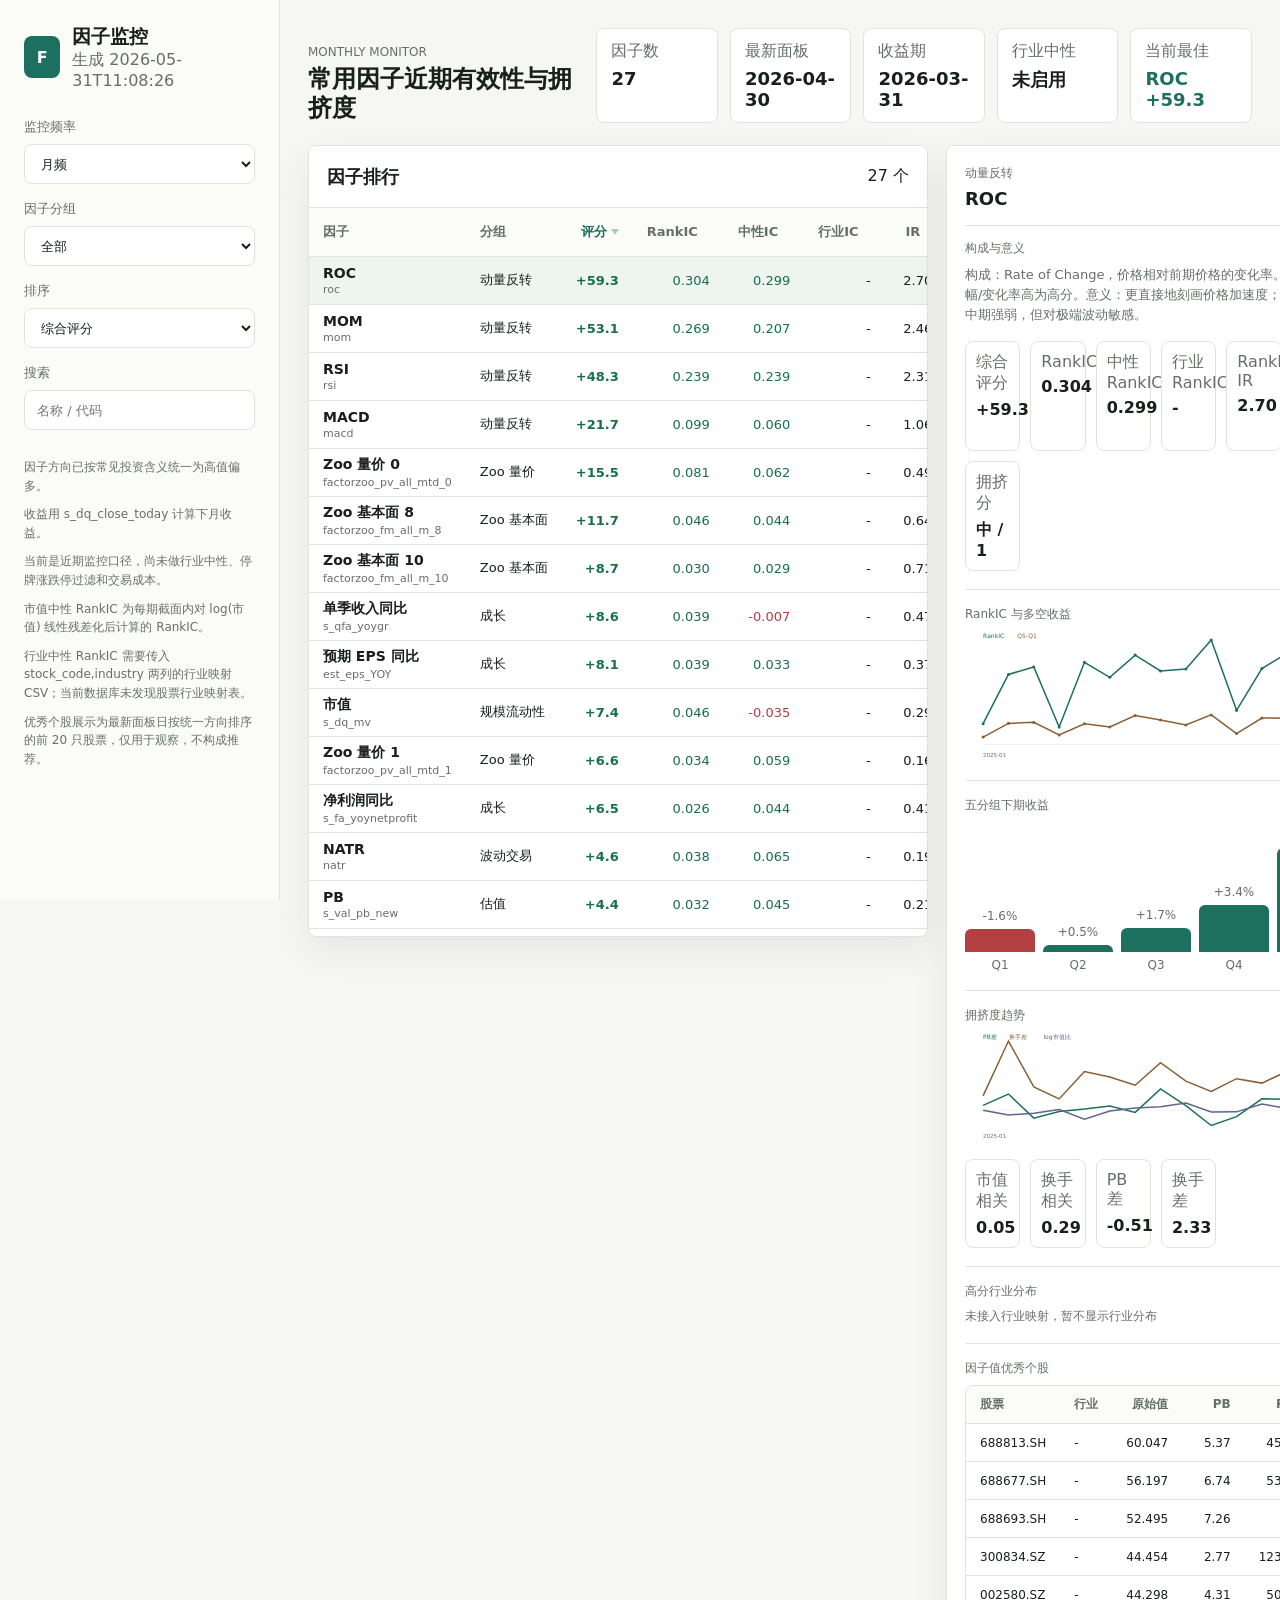
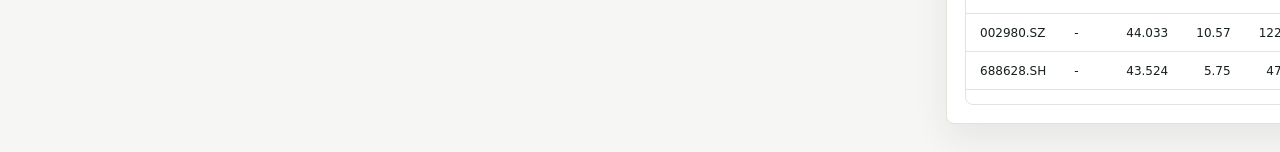
<file: dashboard/index.html>
<!doctype html>
<html lang="zh-CN">
  <head>
    <meta charset="utf-8" />
    <meta name="viewport" content="width=device-width, initial-scale=1" />
    <title>因子监控面板</title>
    <link rel="stylesheet" href="./styles.css" />
  </head>
  <body>
    <div class="app-shell">
      <aside class="sidebar">
        <div class="brand">
          <div class="brand-mark">F</div>
          <div>
            <h1>因子监控</h1>
            <p id="dataDate">加载中</p>
          </div>
        </div>

        <label class="field">
          <span>监控频率</span>
          <select id="frequencySelect">
            <option value="monthly">月频</option>
            <option value="weekly">周频</option>
          </select>
        </label>

        <label class="field">
          <span>因子分组</span>
          <select id="groupFilter"></select>
        </label>

        <label class="field">
          <span>排序</span>
          <select id="sortKey">
            <option value="score">综合评分</option>
            <option value="rank_ic_mean">RankIC</option>
            <option value="size_neutral_rank_ic_mean">市值中性 RankIC</option>
            <option value="rank_ic_ir">RankIC IR</option>
            <option value="recent_3m_rank_ic">近期 RankIC</option>
            <option value="long_short_mean">多空收益</option>
            <option value="crowding_score">拥挤风险</option>
          </select>
        </label>

        <label class="field">
          <span>搜索</span>
          <input id="searchBox" type="search" placeholder="名称 / 代码" />
        </label>

        <div class="note-list" id="notes"></div>
      </aside>

      <main>
        <section class="topbar">
          <div>
            <p class="eyebrow" id="monitorName">Monitor</p>
            <h2>常用因子近期有效性与拥挤度</h2>
          </div>
          <div class="status-grid">
            <div class="stat">
              <span>因子数</span>
              <strong id="factorCount">-</strong>
            </div>
            <div class="stat">
              <span>最新面板</span>
              <strong id="panelDate">-</strong>
            </div>
            <div class="stat">
              <span>收益期</span>
              <strong id="signalDate">-</strong>
            </div>
            <div class="stat">
              <span>行业中性</span>
              <strong id="industryStatus">-</strong>
            </div>
            <div class="stat best-factor">
              <span>当前最佳</span>
              <strong id="bestFactor">-</strong>
            </div>
          </div>
        </section>

        <section class="layout-grid">
          <div class="table-panel">
            <div class="panel-head">
              <h3>因子排行</h3>
              <span id="visibleCount"></span>
            </div>
            <div class="table-wrap">
              <table>
                <thead>
                  <tr>
                    <th>因子</th>
                    <th>分组</th>
                    <th><button class="sort-button" data-sort="score">评分</button></th>
                    <th><button class="sort-button" data-sort="rank_ic_mean">RankIC</button></th>
                    <th><button class="sort-button" data-sort="size_neutral_rank_ic_mean">中性IC</button></th>
                    <th><button class="sort-button" data-sort="industry_neutral_rank_ic_mean">行业IC</button></th>
                    <th><button class="sort-button" data-sort="rank_ic_ir">IR</button></th>
                    <th><button class="sort-button" data-sort="recent_3m_rank_ic">近期</button></th>
                    <th><button class="sort-button" data-sort="long_short_mean">多空</button></th>
                    <th><button class="sort-button" data-sort="crowding_score">拥挤</button></th>
                  </tr>
                </thead>
                <tbody id="factorRows"></tbody>
              </table>
            </div>
          </div>

          <section class="detail-panel">
            <div class="panel-head">
              <div>
                <p class="eyebrow" id="detailGroup">-</p>
                <h3 id="detailTitle">-</h3>
              </div>
              <span class="pill" id="detailCode">-</span>
            </div>

            <div class="description-title">构成与意义</div>
            <p class="description" id="detailDescription"></p>

            <div class="metric-grid">
              <div class="metric"><span>综合评分</span><strong id="mScore">-</strong></div>
              <div class="metric"><span>RankIC</span><strong id="mRankIc">-</strong></div>
              <div class="metric"><span>中性 RankIC</span><strong id="mNeutralRankIc">-</strong></div>
              <div class="metric"><span>行业 RankIC</span><strong id="mIndustryRankIc">-</strong></div>
              <div class="metric"><span>RankIC IR</span><strong id="mRankIr">-</strong></div>
              <div class="metric"><span id="mLongShortLabel">多空均值</span><strong id="mLongShort">-</strong></div>
              <div class="metric"><span>拥挤分</span><strong id="mCrowding">-</strong></div>
            </div>

            <div class="chart-block">
              <div class="chart-title">RankIC 与多空收益</div>
              <svg id="lineChart" viewBox="0 0 760 260" role="img"></svg>
            </div>

            <div class="chart-block">
              <div class="chart-title">五分组下期收益</div>
              <div id="barChart" class="bar-chart"></div>
            </div>

            <div class="chart-block">
              <div class="chart-title">拥挤度趋势</div>
              <svg id="crowdingChart" viewBox="0 0 760 220" role="img"></svg>
            </div>

            <div class="crowding-grid">
              <div><span>市值相关</span><strong id="cMvCorr">-</strong></div>
              <div><span>换手相关</span><strong id="cTurnCorr">-</strong></div>
              <div><span>PB 差</span><strong id="cPbSpread">-</strong></div>
              <div><span>换手差</span><strong id="cTurnSpread">-</strong></div>
            </div>

            <div class="chart-block">
              <div class="chart-title">高分行业分布</div>
              <div id="industryExposure" class="exposure-list"></div>
            </div>

            <div class="chart-block">
              <div class="chart-title">因子值优秀个股</div>
              <div class="stocks-wrap">
                <table class="stocks-table">
                  <thead>
                    <tr>
                      <th>股票</th>
                      <th>行业</th>
                      <th>原始值</th>
                      <th>PB</th>
                      <th>PE</th>
                      <th>换手</th>
                    </tr>
                  </thead>
                  <tbody id="topStockRows"></tbody>
                </table>
              </div>
            </div>
          </section>
        </section>
      </main>
    </div>

    <script src="./app.js"></script>
  </body>
</html>
</file>
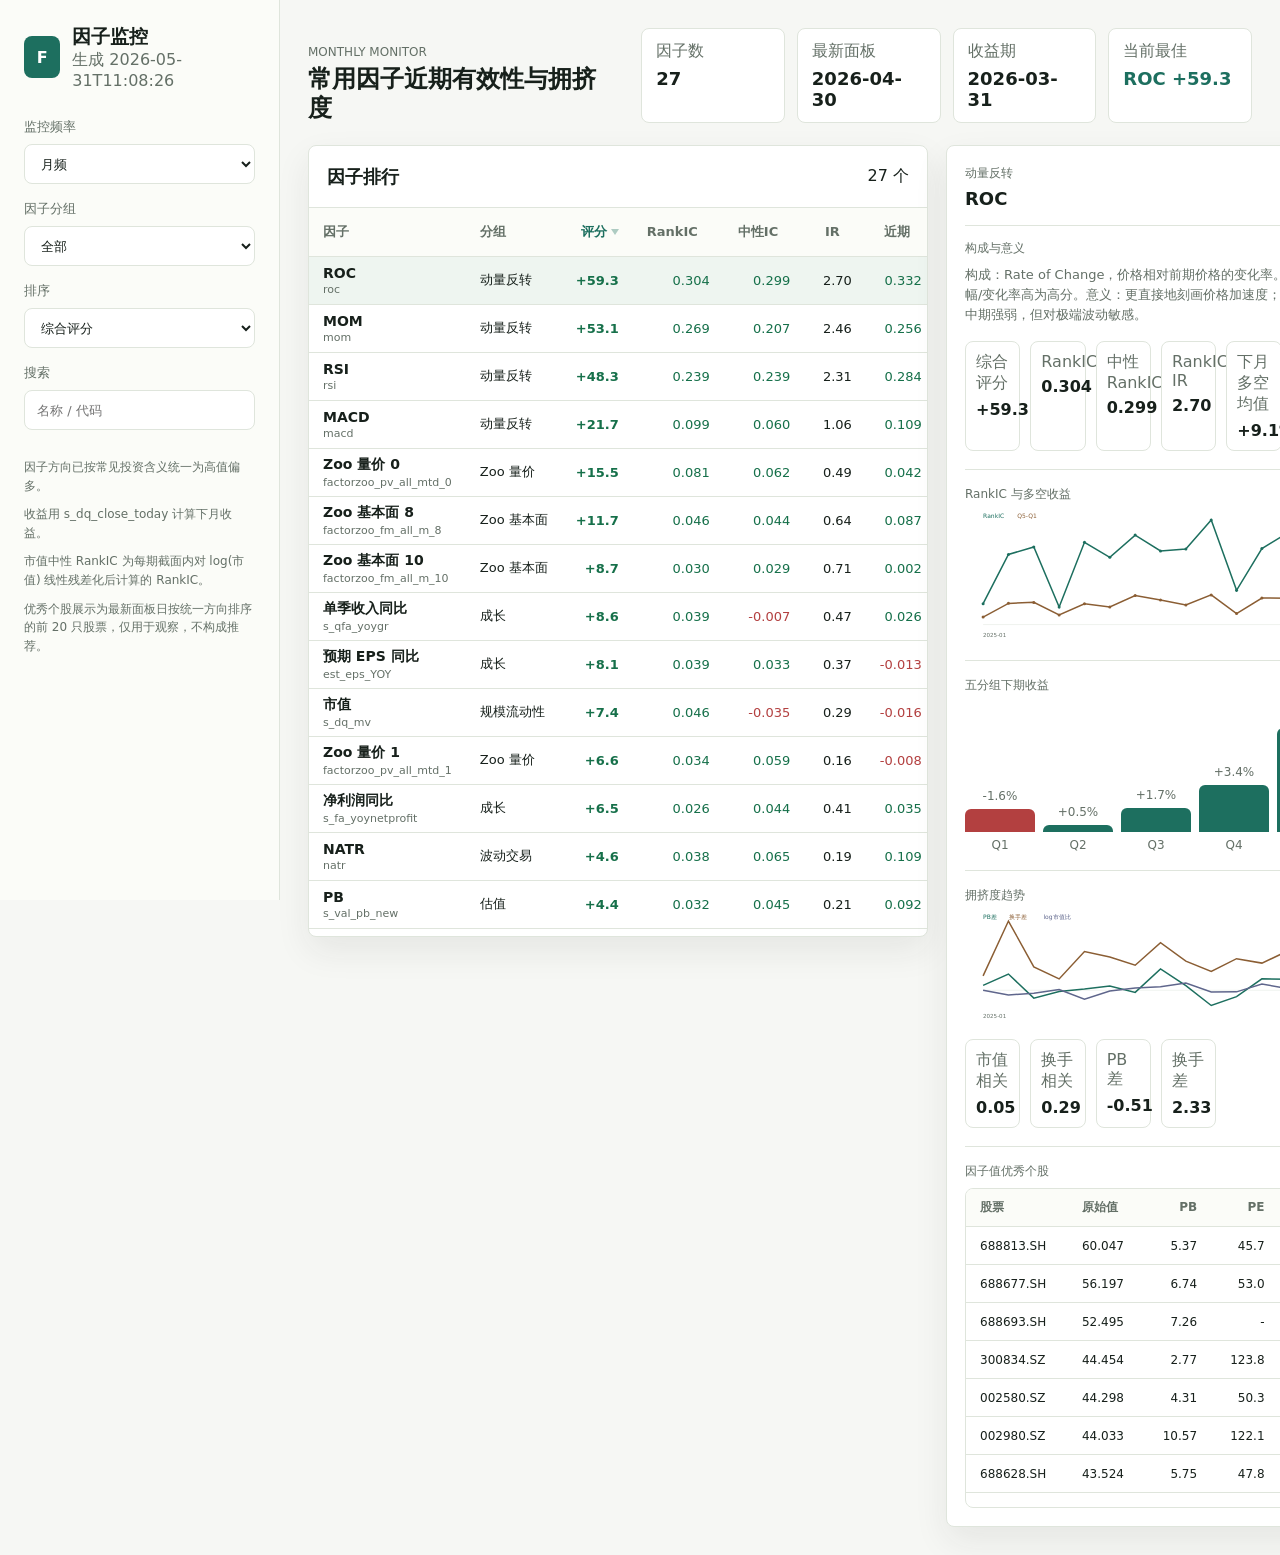
<file: factor-monitor/index.html>
<!doctype html>
<html lang="zh-CN">
  <head>
    <meta charset="utf-8" />
    <meta name="viewport" content="width=device-width, initial-scale=1" />
    <title>因子监控面板</title>
    <link rel="stylesheet" href="./styles.css" />
  </head>
  <body>
    <div class="app-shell">
      <aside class="sidebar">
        <div class="brand">
          <div class="brand-mark">F</div>
          <div>
            <h1>因子监控</h1>
            <p id="dataDate">加载中</p>
          </div>
        </div>

        <label class="field">
          <span>监控频率</span>
          <select id="frequencySelect">
            <option value="monthly">月频</option>
            <option value="weekly">周频</option>
          </select>
        </label>

        <label class="field">
          <span>因子分组</span>
          <select id="groupFilter"></select>
        </label>

        <label class="field">
          <span>排序</span>
          <select id="sortKey">
            <option value="score">综合评分</option>
            <option value="rank_ic_mean">RankIC</option>
            <option value="size_neutral_rank_ic_mean">市值中性 RankIC</option>
            <option value="rank_ic_ir">RankIC IR</option>
            <option value="recent_3m_rank_ic">近期 RankIC</option>
            <option value="long_short_mean">多空收益</option>
            <option value="crowding_score">拥挤风险</option>
          </select>
        </label>

        <label class="field">
          <span>搜索</span>
          <input id="searchBox" type="search" placeholder="名称 / 代码" />
        </label>

        <div class="note-list" id="notes"></div>
      </aside>

      <main>
        <section class="topbar">
          <div>
            <p class="eyebrow" id="monitorName">Monitor</p>
            <h2>常用因子近期有效性与拥挤度</h2>
          </div>
          <div class="status-grid">
            <div class="stat">
              <span>因子数</span>
              <strong id="factorCount">-</strong>
            </div>
            <div class="stat">
              <span>最新面板</span>
              <strong id="panelDate">-</strong>
            </div>
            <div class="stat">
              <span>收益期</span>
              <strong id="signalDate">-</strong>
            </div>
            <div class="stat best-factor">
              <span>当前最佳</span>
              <strong id="bestFactor">-</strong>
            </div>
          </div>
        </section>

        <section class="layout-grid">
          <div class="table-panel">
            <div class="panel-head">
              <h3>因子排行</h3>
              <span id="visibleCount"></span>
            </div>
            <div class="table-wrap">
              <table>
                <thead>
                  <tr>
                    <th>因子</th>
                    <th>分组</th>
                    <th><button class="sort-button" data-sort="score">评分</button></th>
                    <th><button class="sort-button" data-sort="rank_ic_mean">RankIC</button></th>
                    <th><button class="sort-button" data-sort="size_neutral_rank_ic_mean">中性IC</button></th>
                    <th><button class="sort-button" data-sort="rank_ic_ir">IR</button></th>
                    <th><button class="sort-button" data-sort="recent_3m_rank_ic">近期</button></th>
                    <th><button class="sort-button" data-sort="long_short_mean">多空</button></th>
                    <th><button class="sort-button" data-sort="crowding_score">拥挤</button></th>
                  </tr>
                </thead>
                <tbody id="factorRows"></tbody>
              </table>
            </div>
          </div>

          <section class="detail-panel">
            <div class="panel-head">
              <div>
                <p class="eyebrow" id="detailGroup">-</p>
                <h3 id="detailTitle">-</h3>
              </div>
              <span class="pill" id="detailCode">-</span>
            </div>

            <div class="description-title">构成与意义</div>
            <p class="description" id="detailDescription"></p>

            <div class="metric-grid">
              <div class="metric"><span>综合评分</span><strong id="mScore">-</strong></div>
              <div class="metric"><span>RankIC</span><strong id="mRankIc">-</strong></div>
              <div class="metric"><span>中性 RankIC</span><strong id="mNeutralRankIc">-</strong></div>
              <div class="metric"><span>RankIC IR</span><strong id="mRankIr">-</strong></div>
              <div class="metric"><span id="mLongShortLabel">多空均值</span><strong id="mLongShort">-</strong></div>
              <div class="metric"><span>拥挤分</span><strong id="mCrowding">-</strong></div>
            </div>

            <div class="chart-block">
              <div class="chart-title">RankIC 与多空收益</div>
              <svg id="lineChart" viewBox="0 0 760 260" role="img"></svg>
            </div>

            <div class="chart-block">
              <div class="chart-title">五分组下期收益</div>
              <div id="barChart" class="bar-chart"></div>
            </div>

            <div class="chart-block">
              <div class="chart-title">拥挤度趋势</div>
              <svg id="crowdingChart" viewBox="0 0 760 220" role="img"></svg>
            </div>

            <div class="crowding-grid">
              <div><span>市值相关</span><strong id="cMvCorr">-</strong></div>
              <div><span>换手相关</span><strong id="cTurnCorr">-</strong></div>
              <div><span>PB 差</span><strong id="cPbSpread">-</strong></div>
              <div><span>换手差</span><strong id="cTurnSpread">-</strong></div>
            </div>

            <div class="chart-block">
              <div class="chart-title">因子值优秀个股</div>
              <div class="stocks-wrap">
                <table class="stocks-table">
                  <thead>
                    <tr>
                      <th>股票</th>
                      <th>原始值</th>
                      <th>PB</th>
                      <th>PE</th>
                      <th>换手</th>
                    </tr>
                  </thead>
                  <tbody id="topStockRows"></tbody>
                </table>
              </div>
            </div>
          </section>
        </section>
      </main>
    </div>

    <script src="./app.js"></script>
  </body>
</html>
</file>
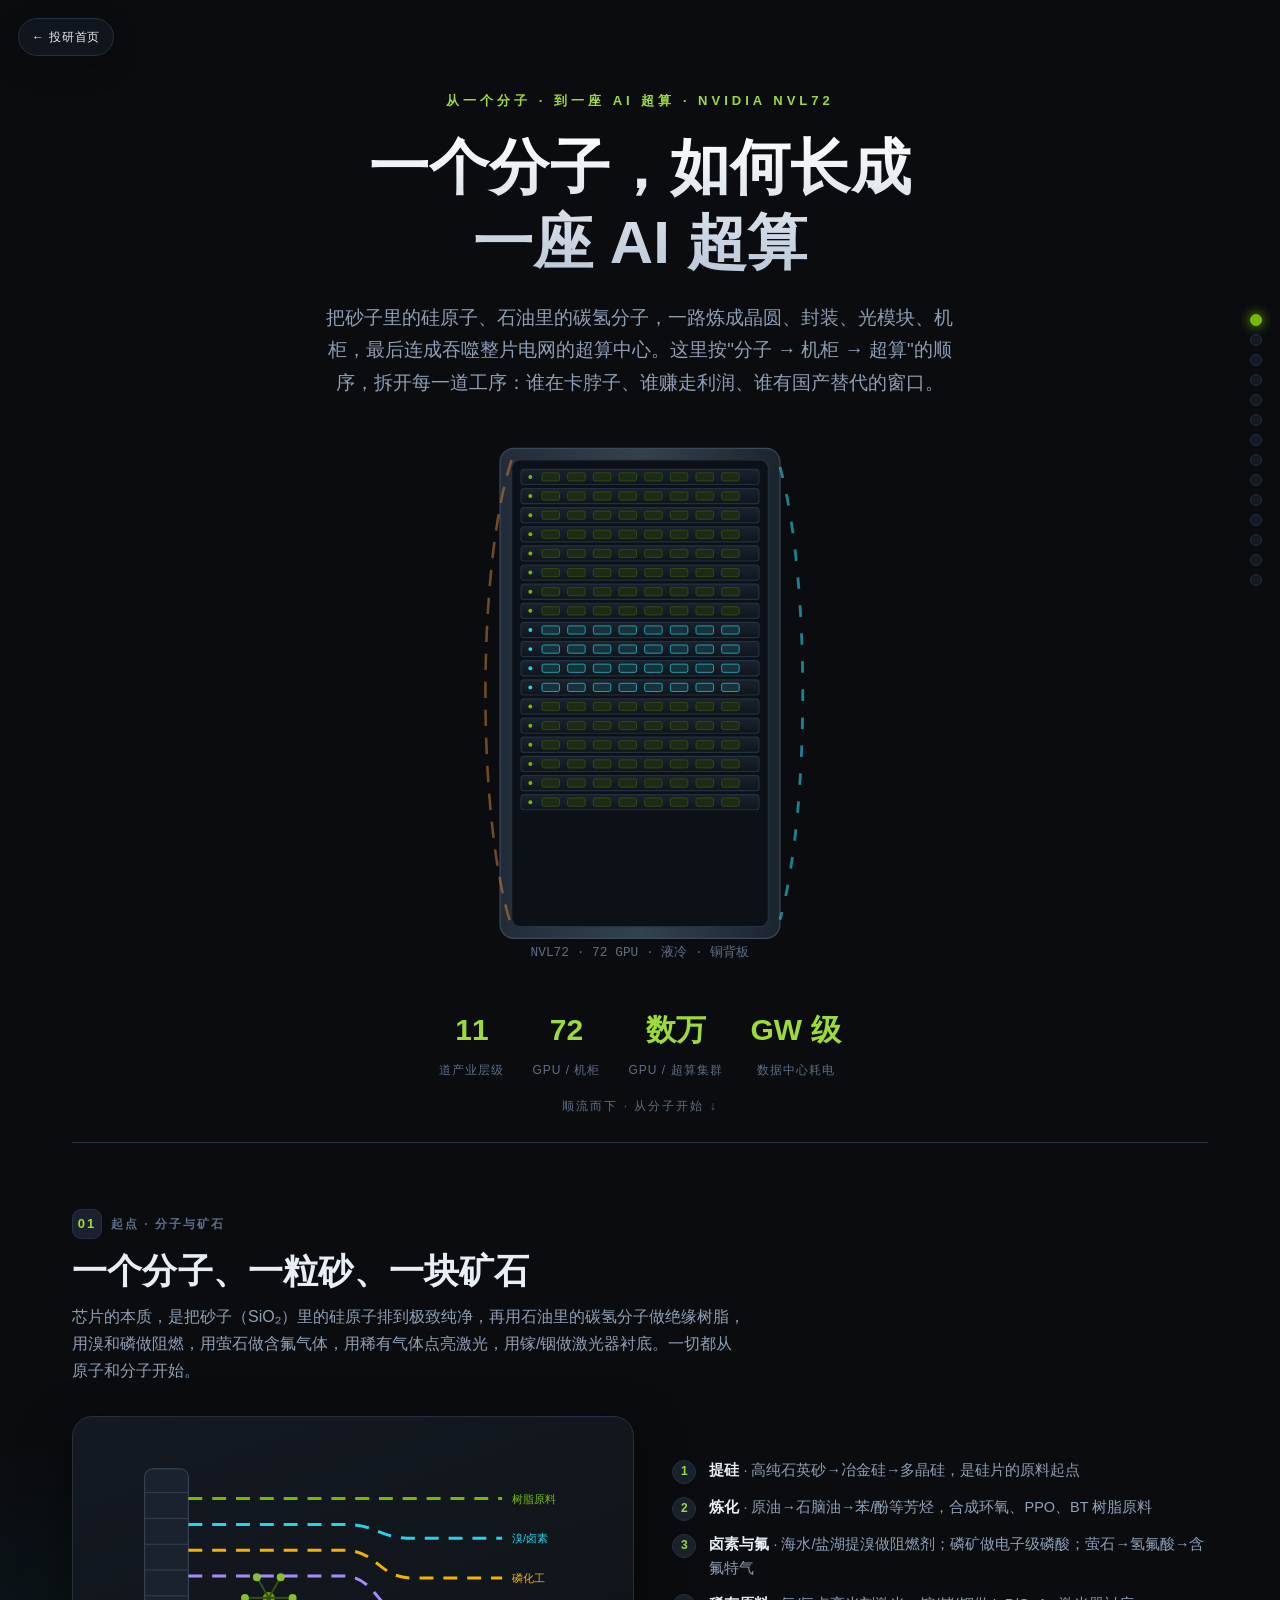
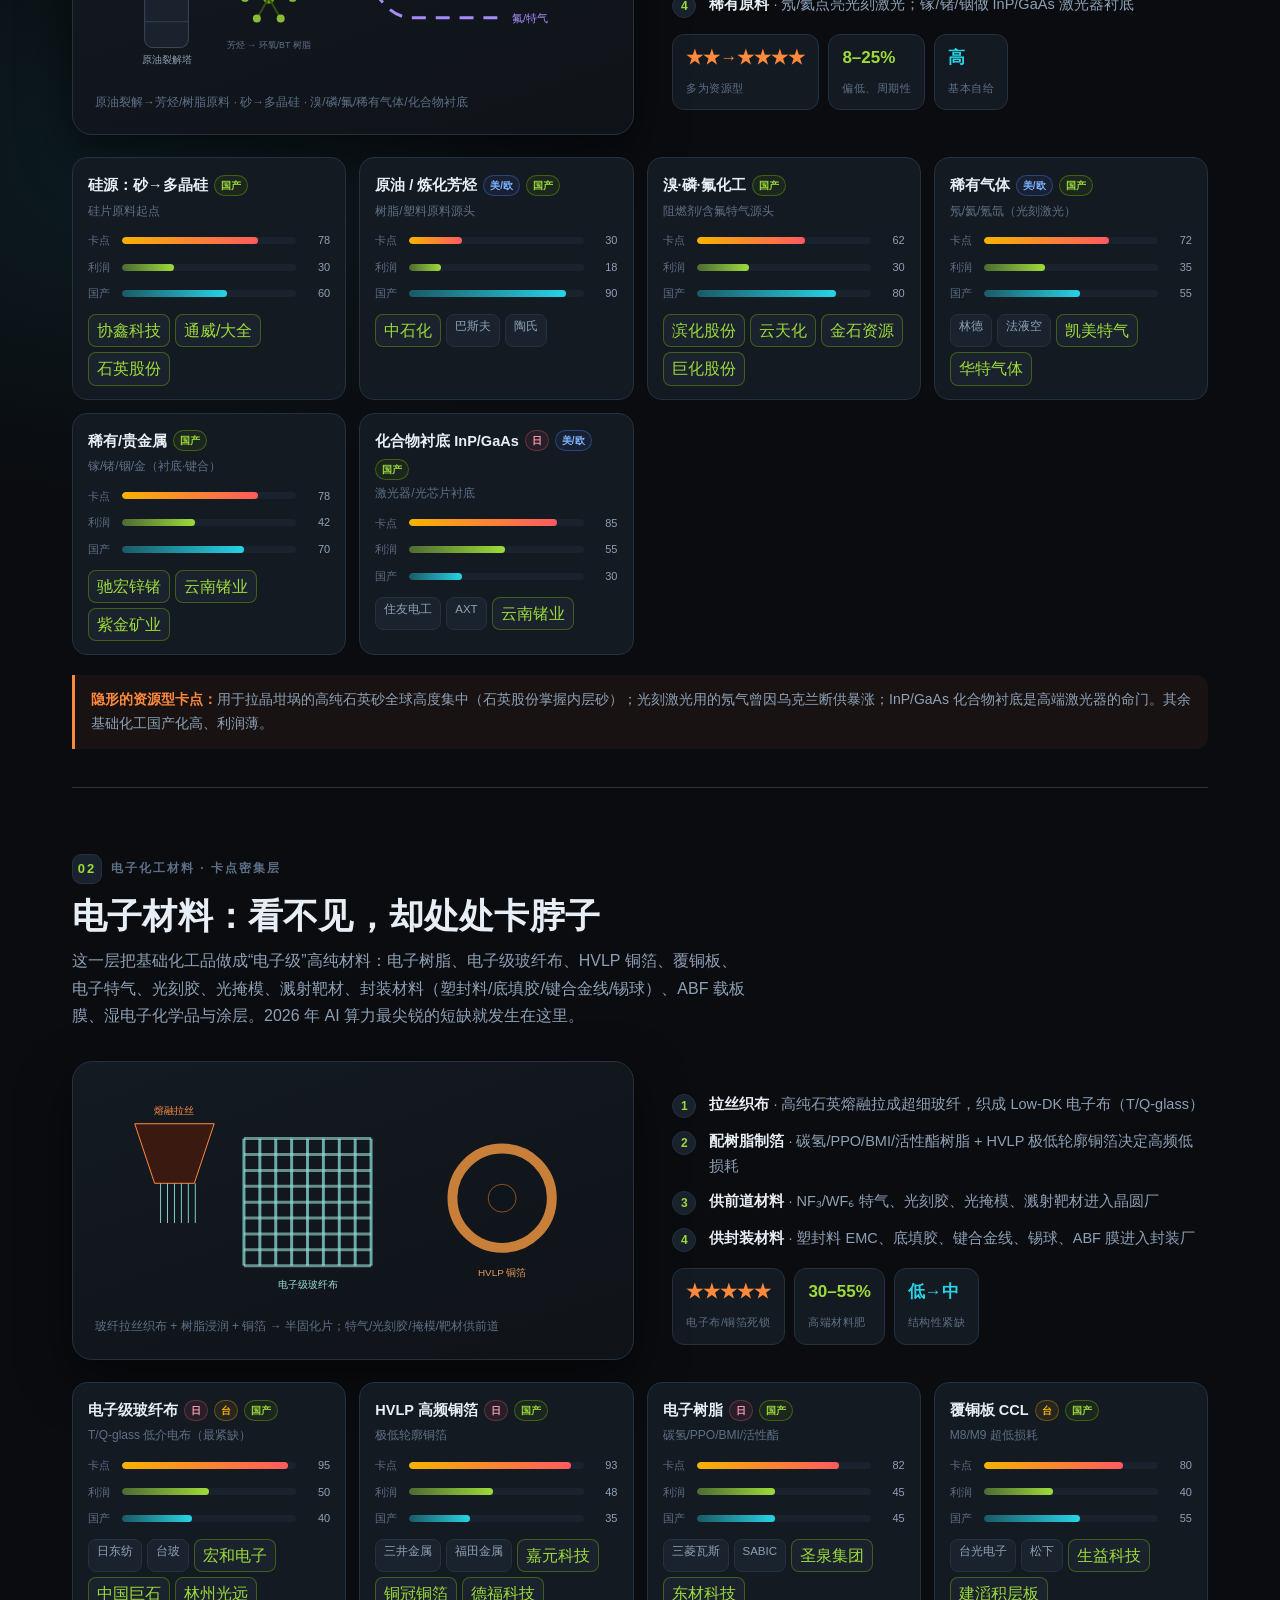
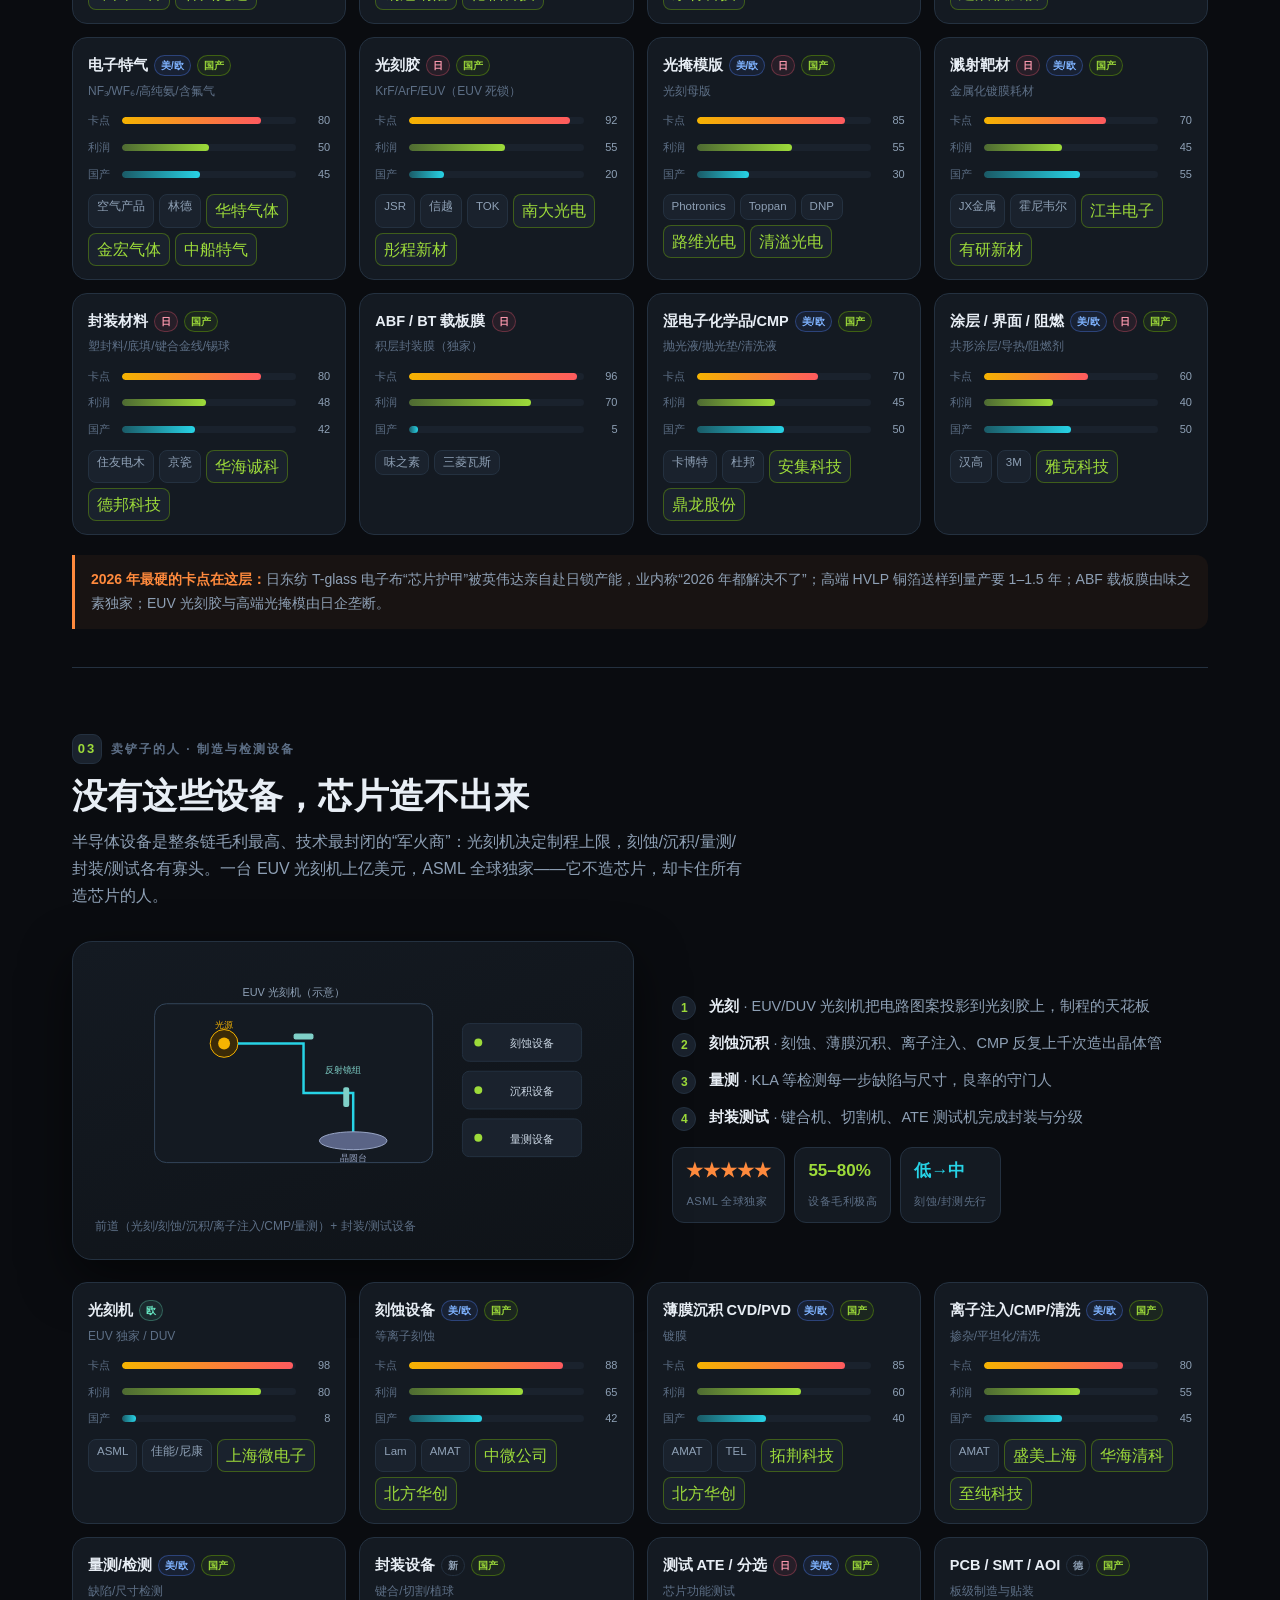
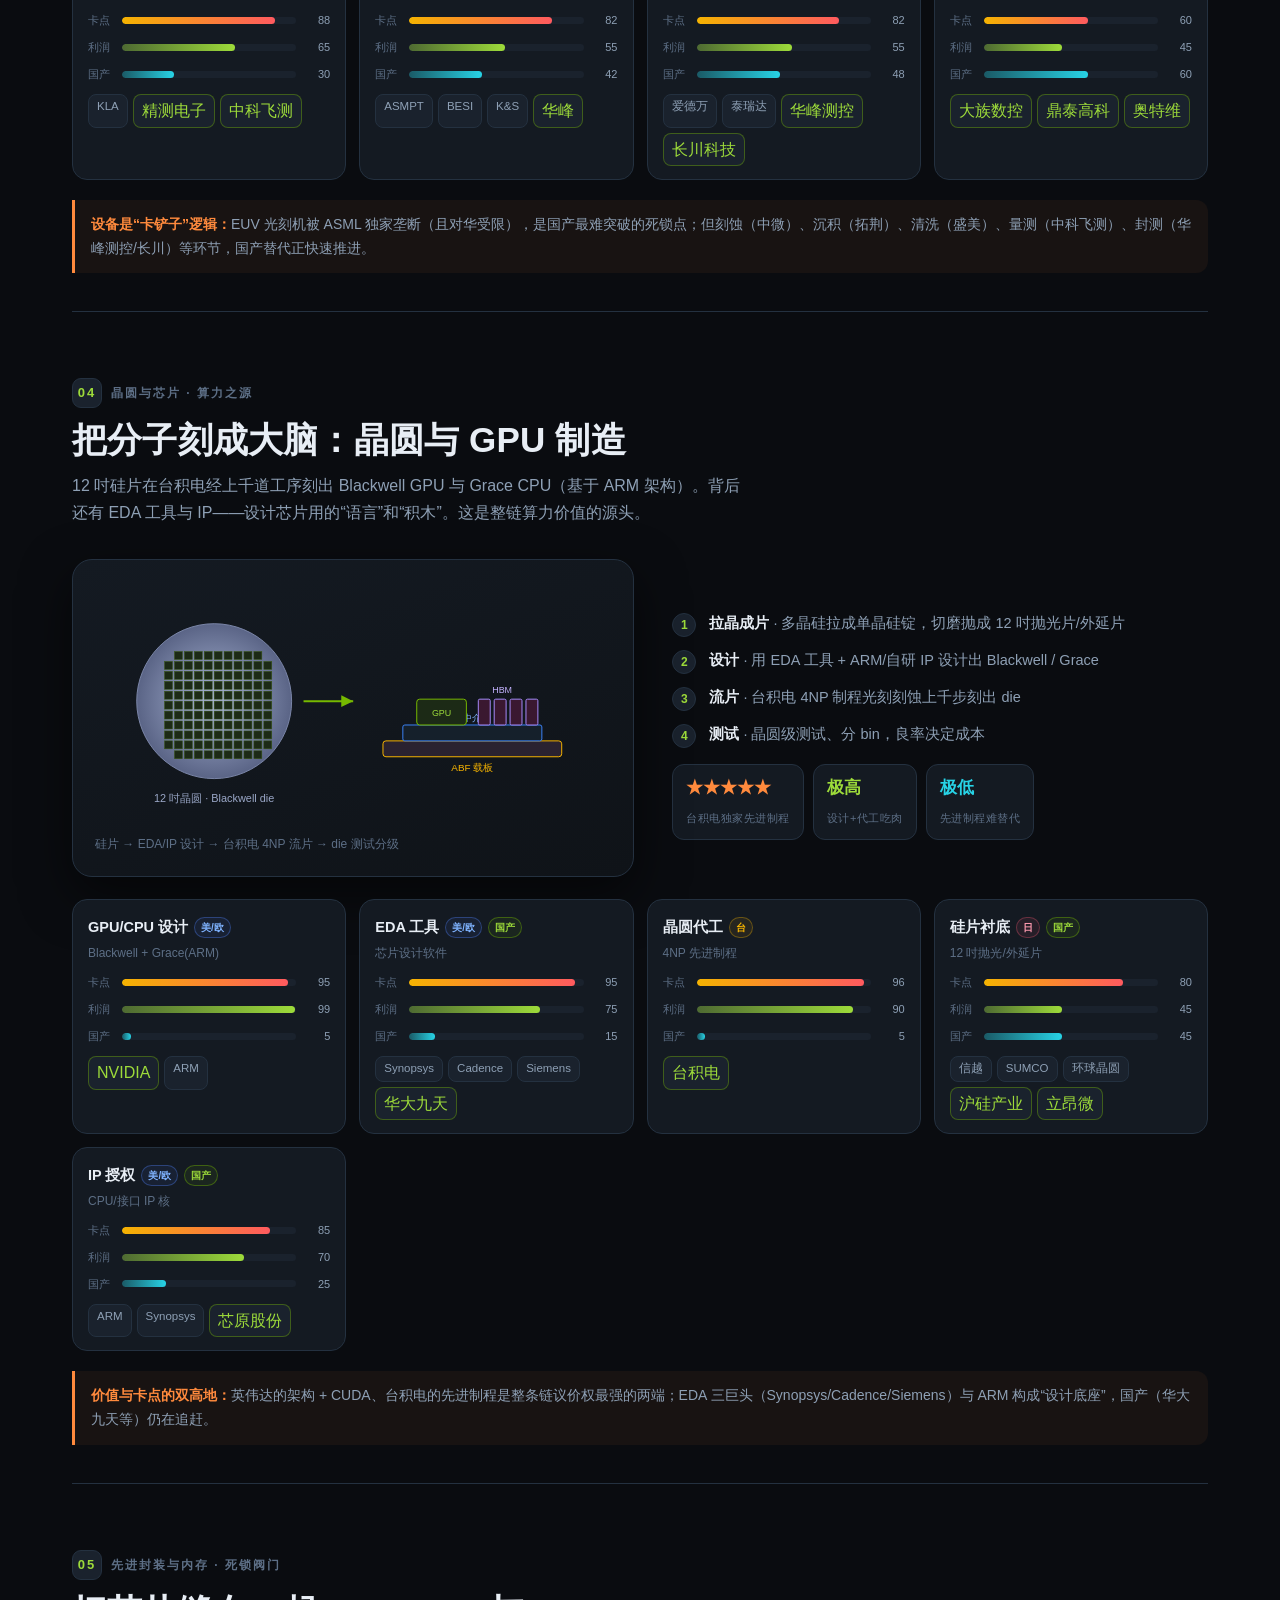
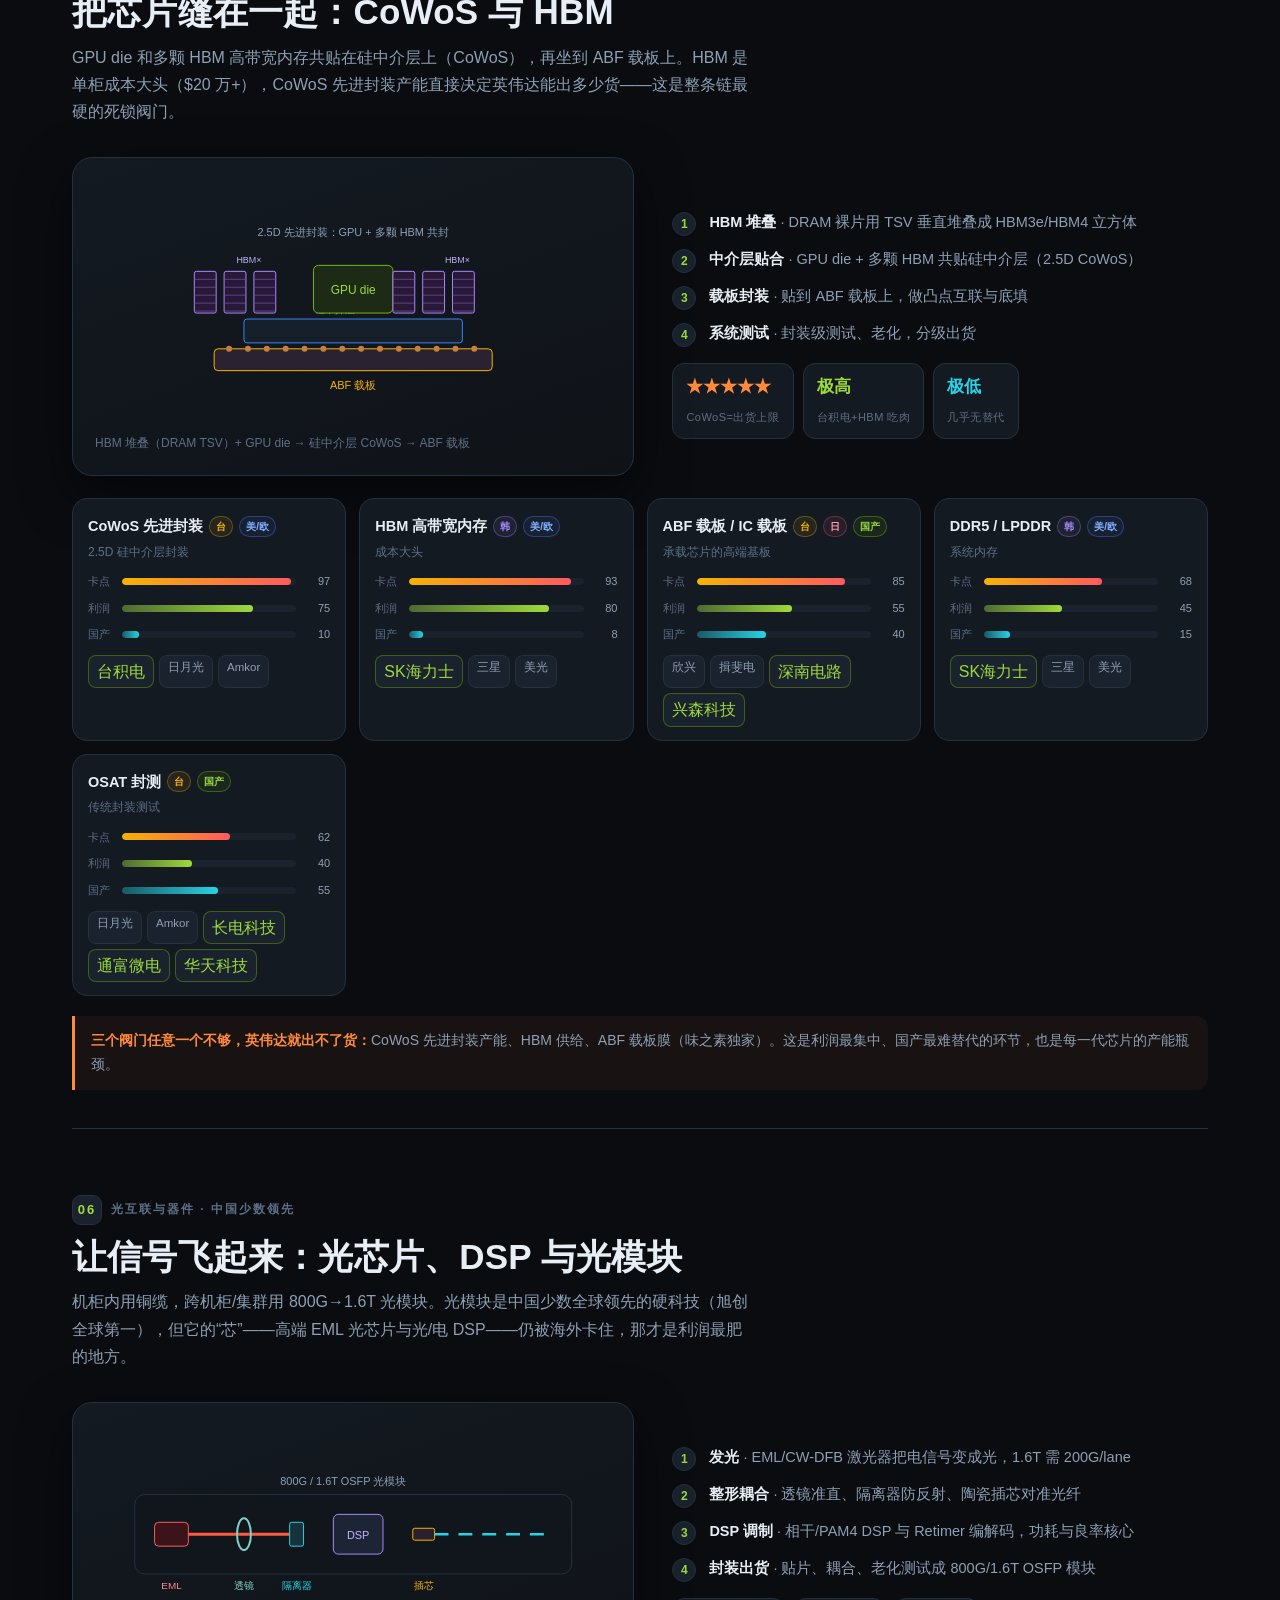
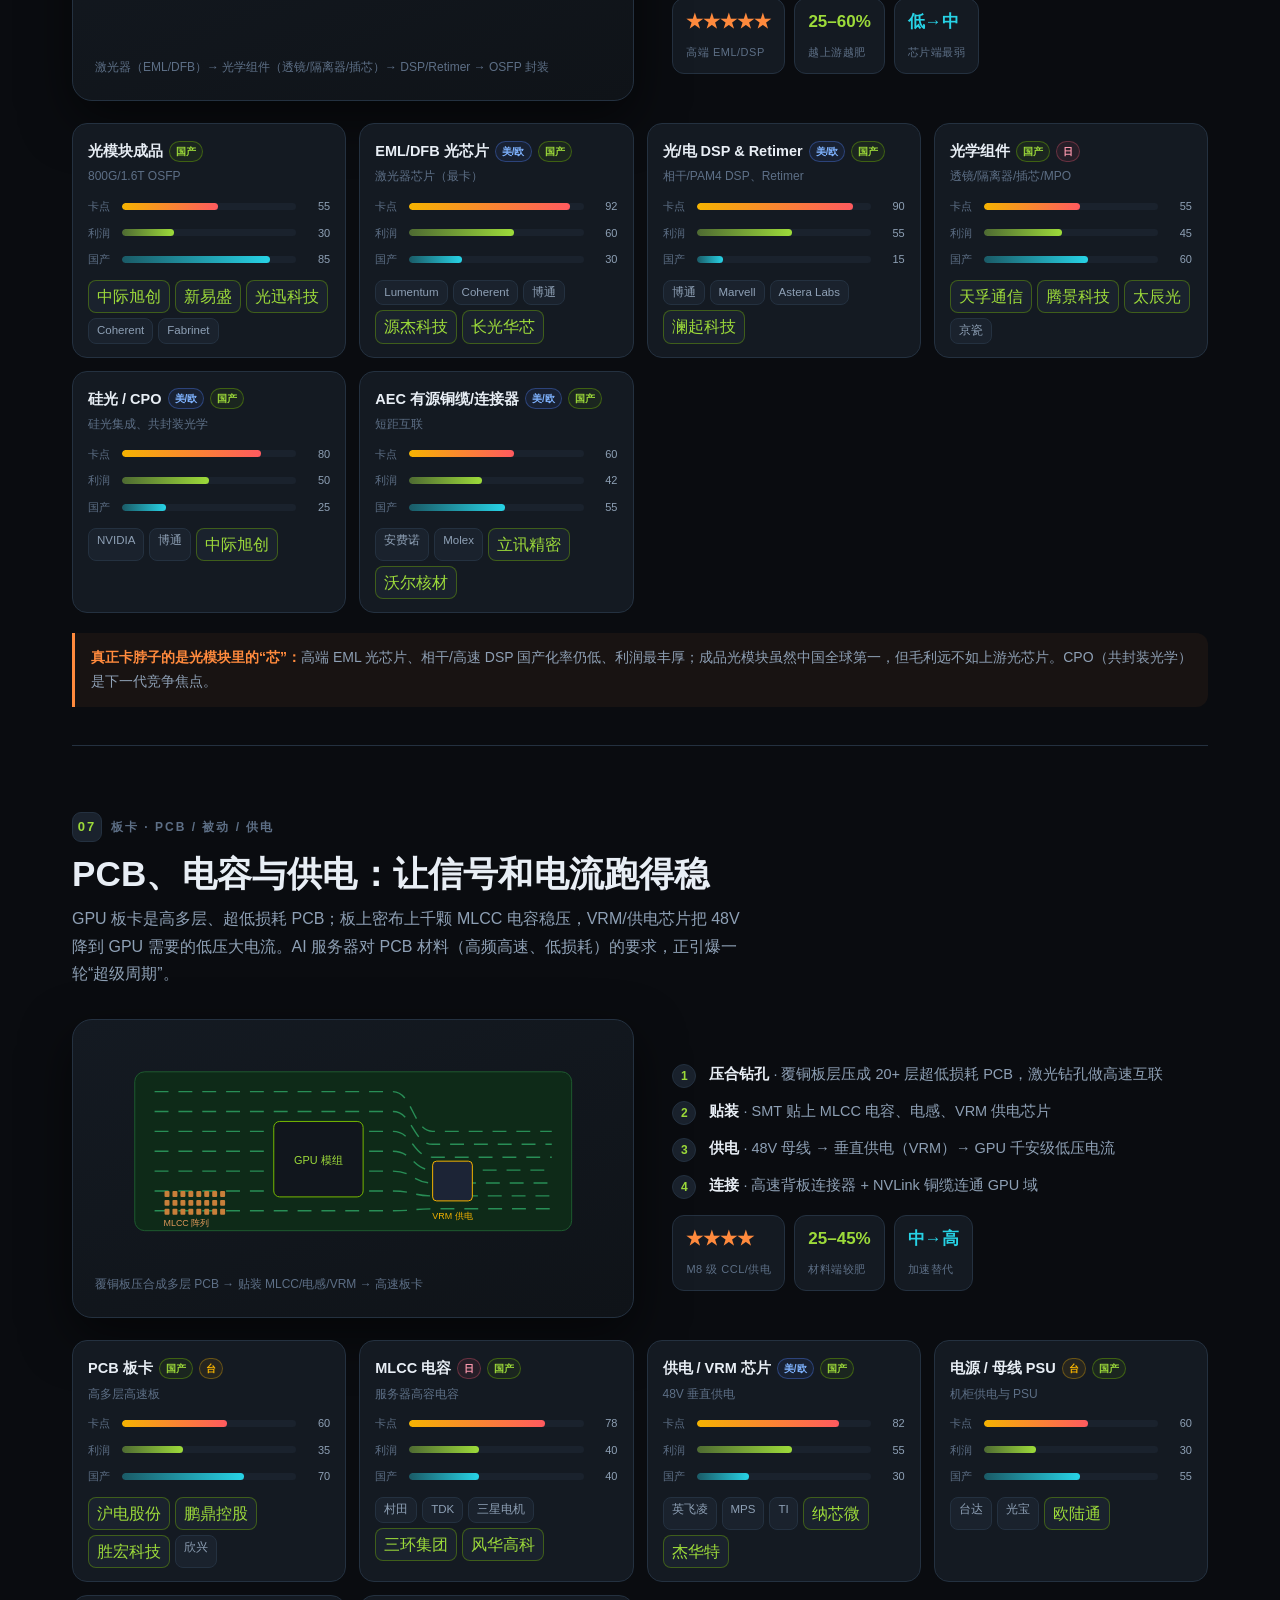
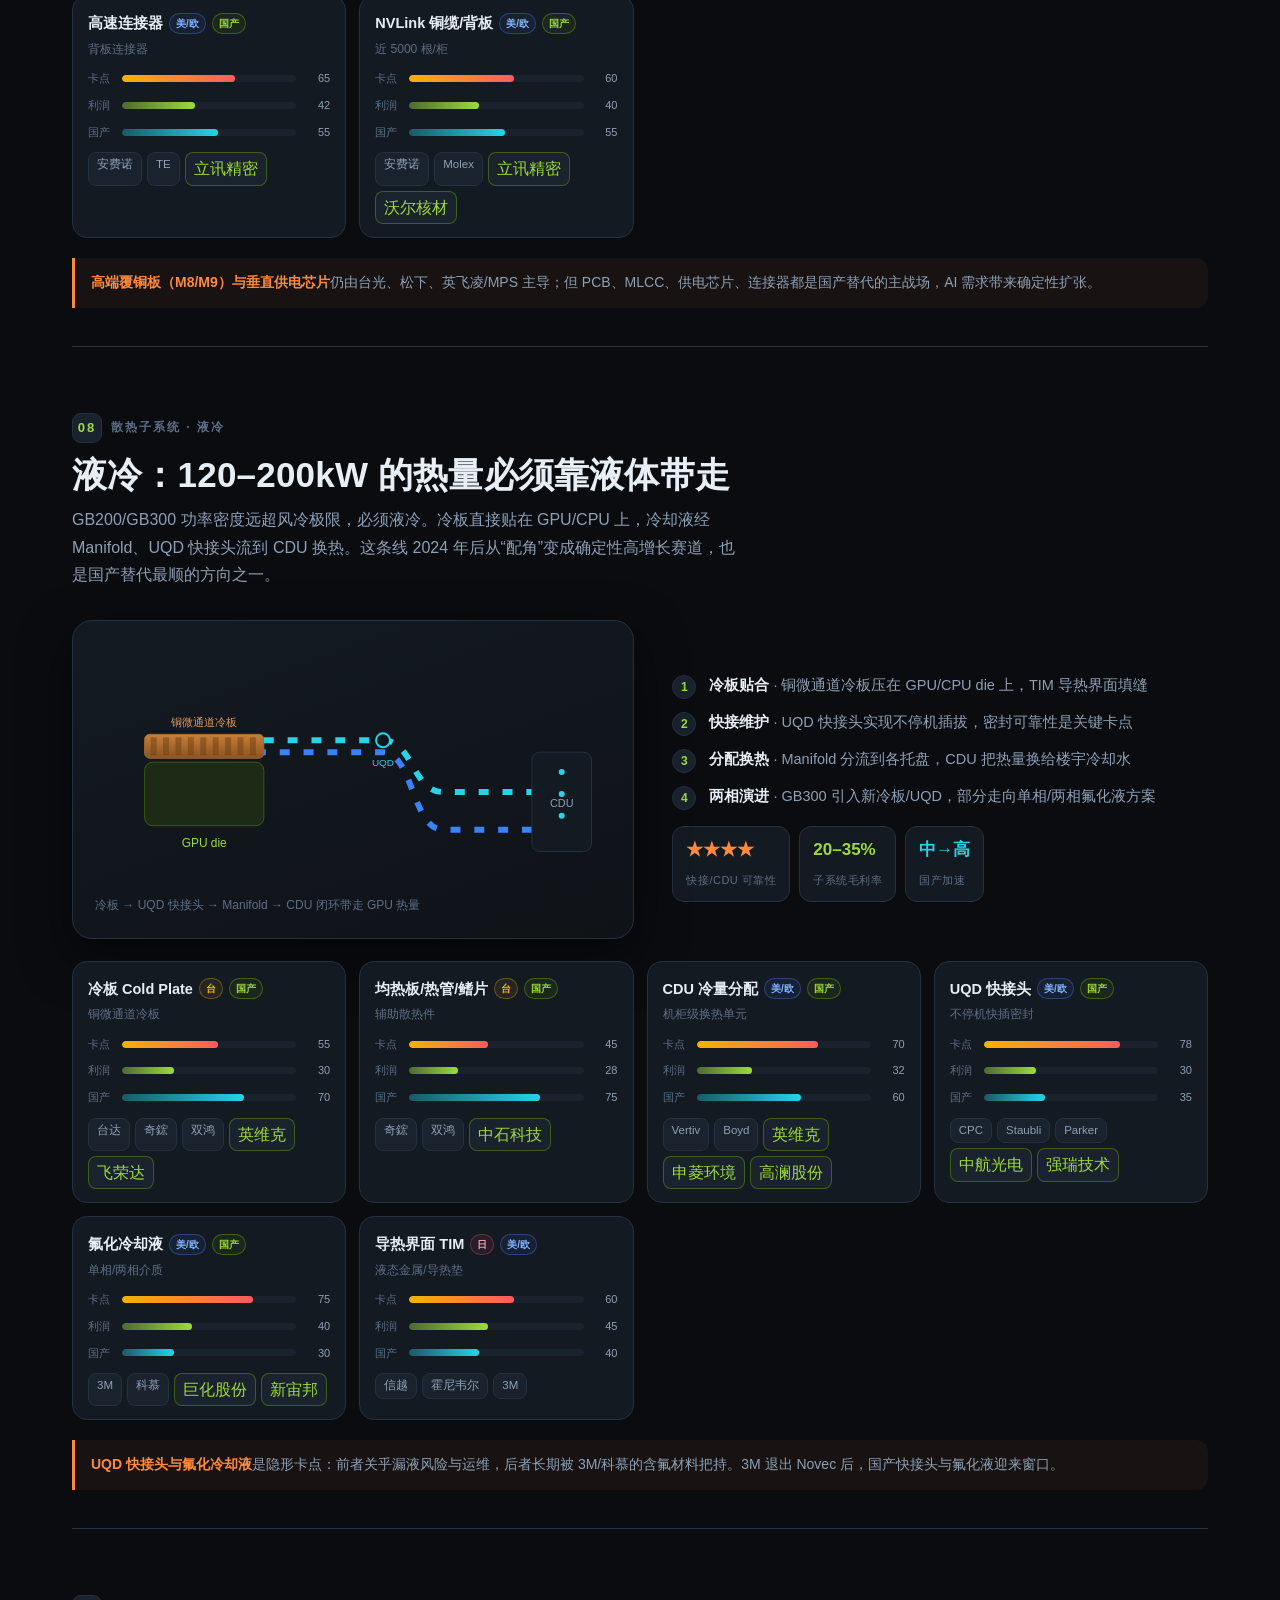
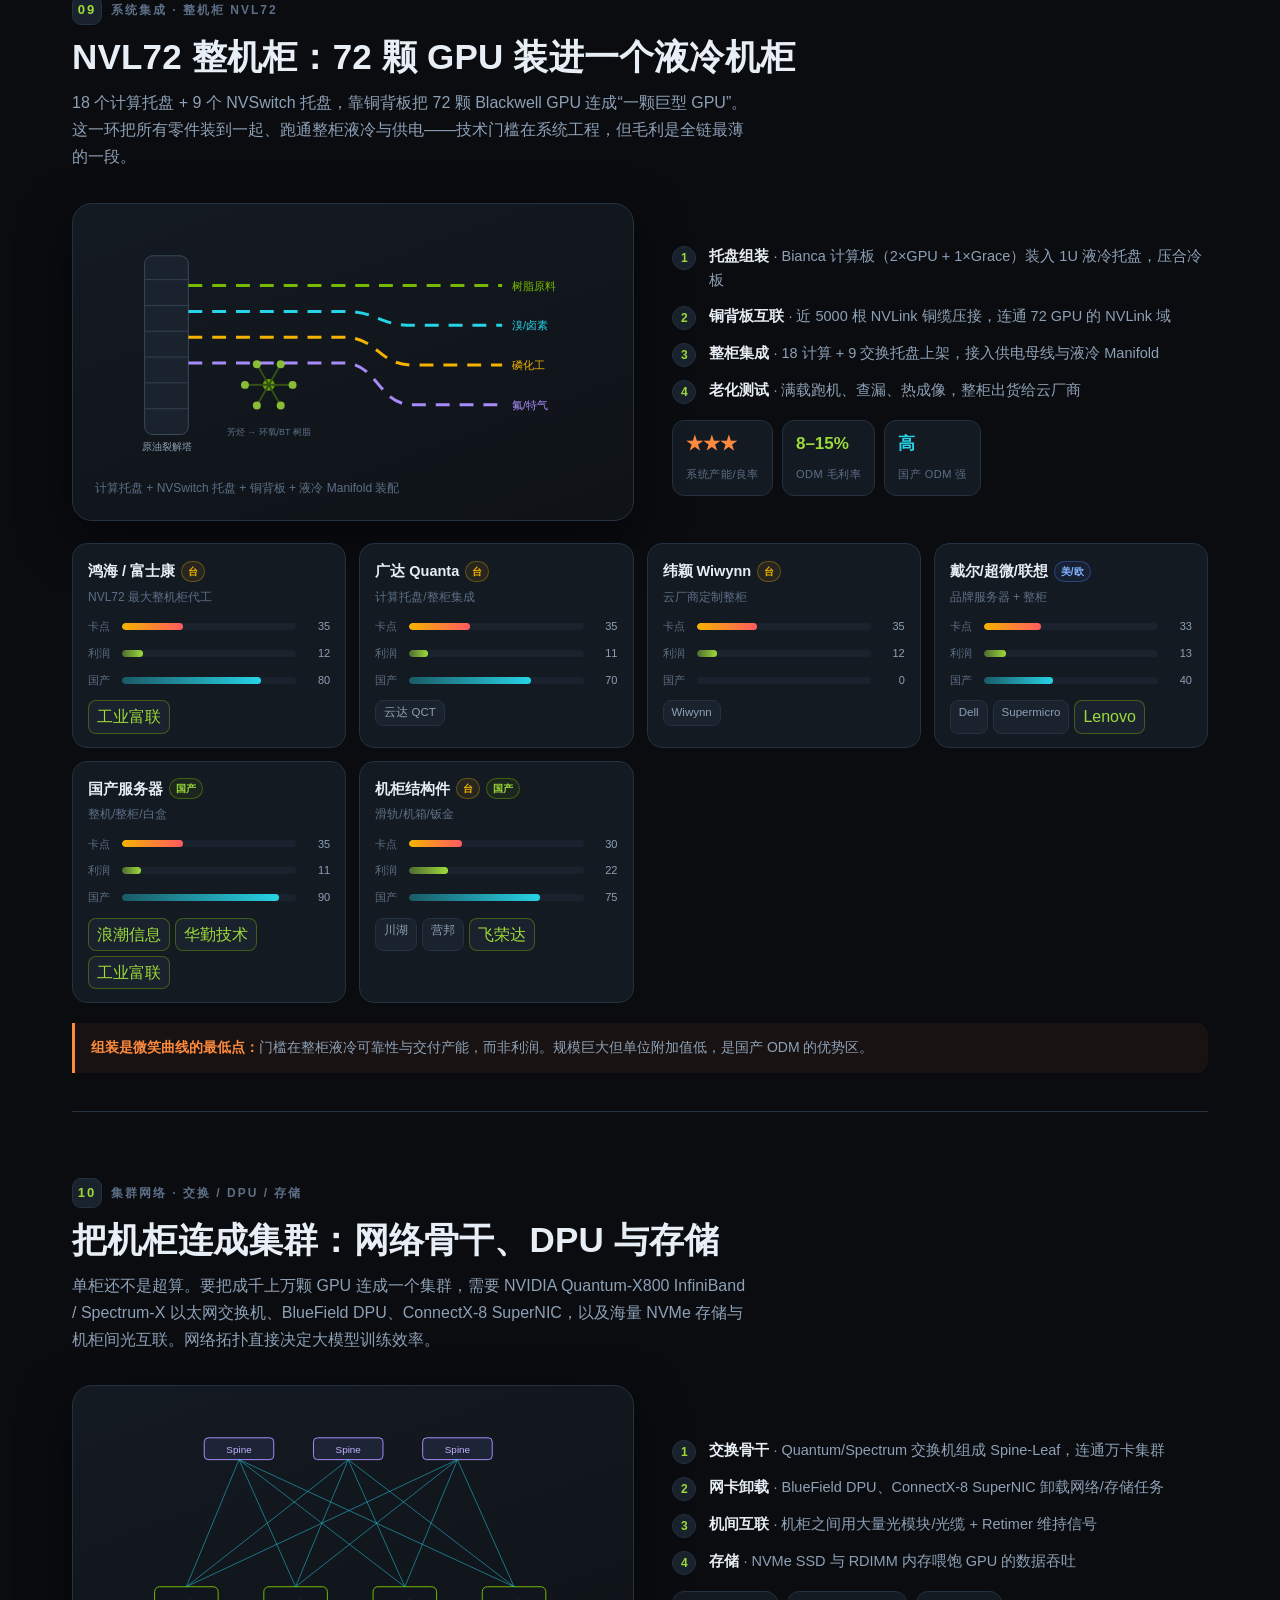
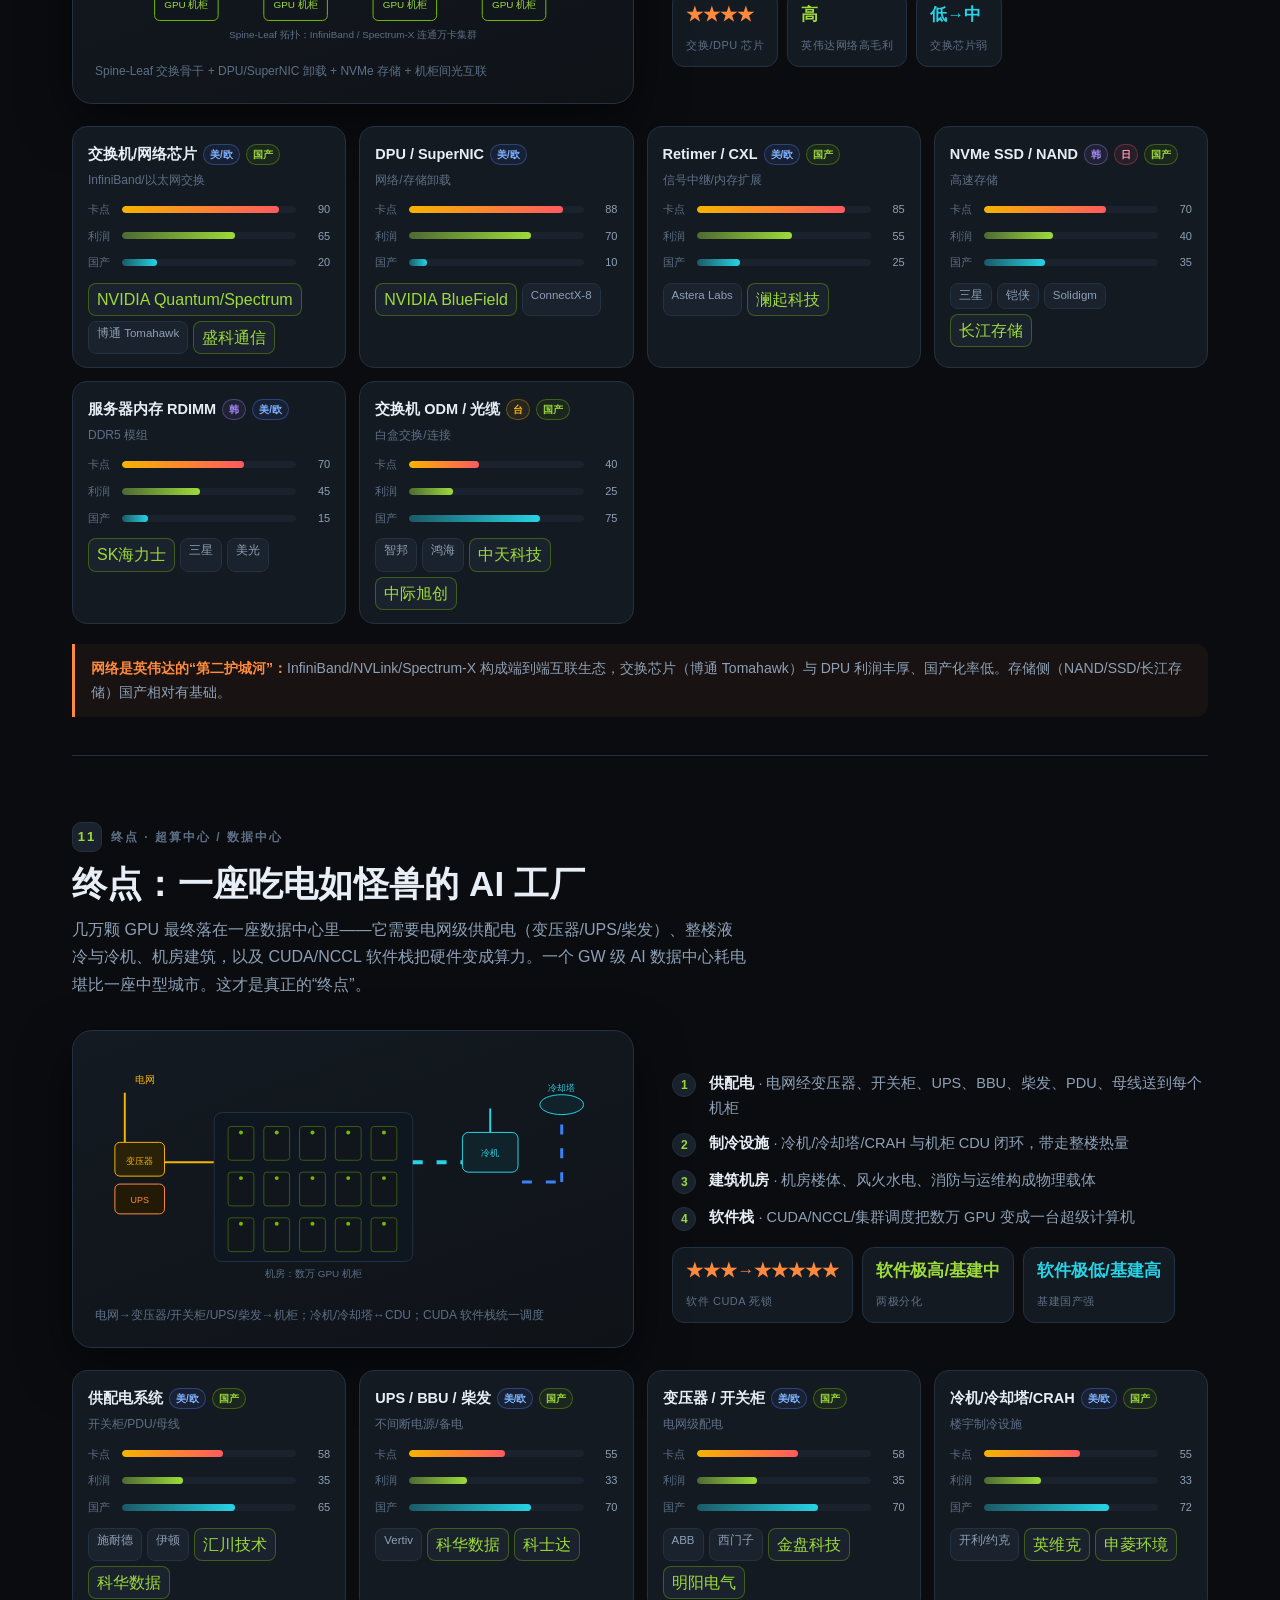
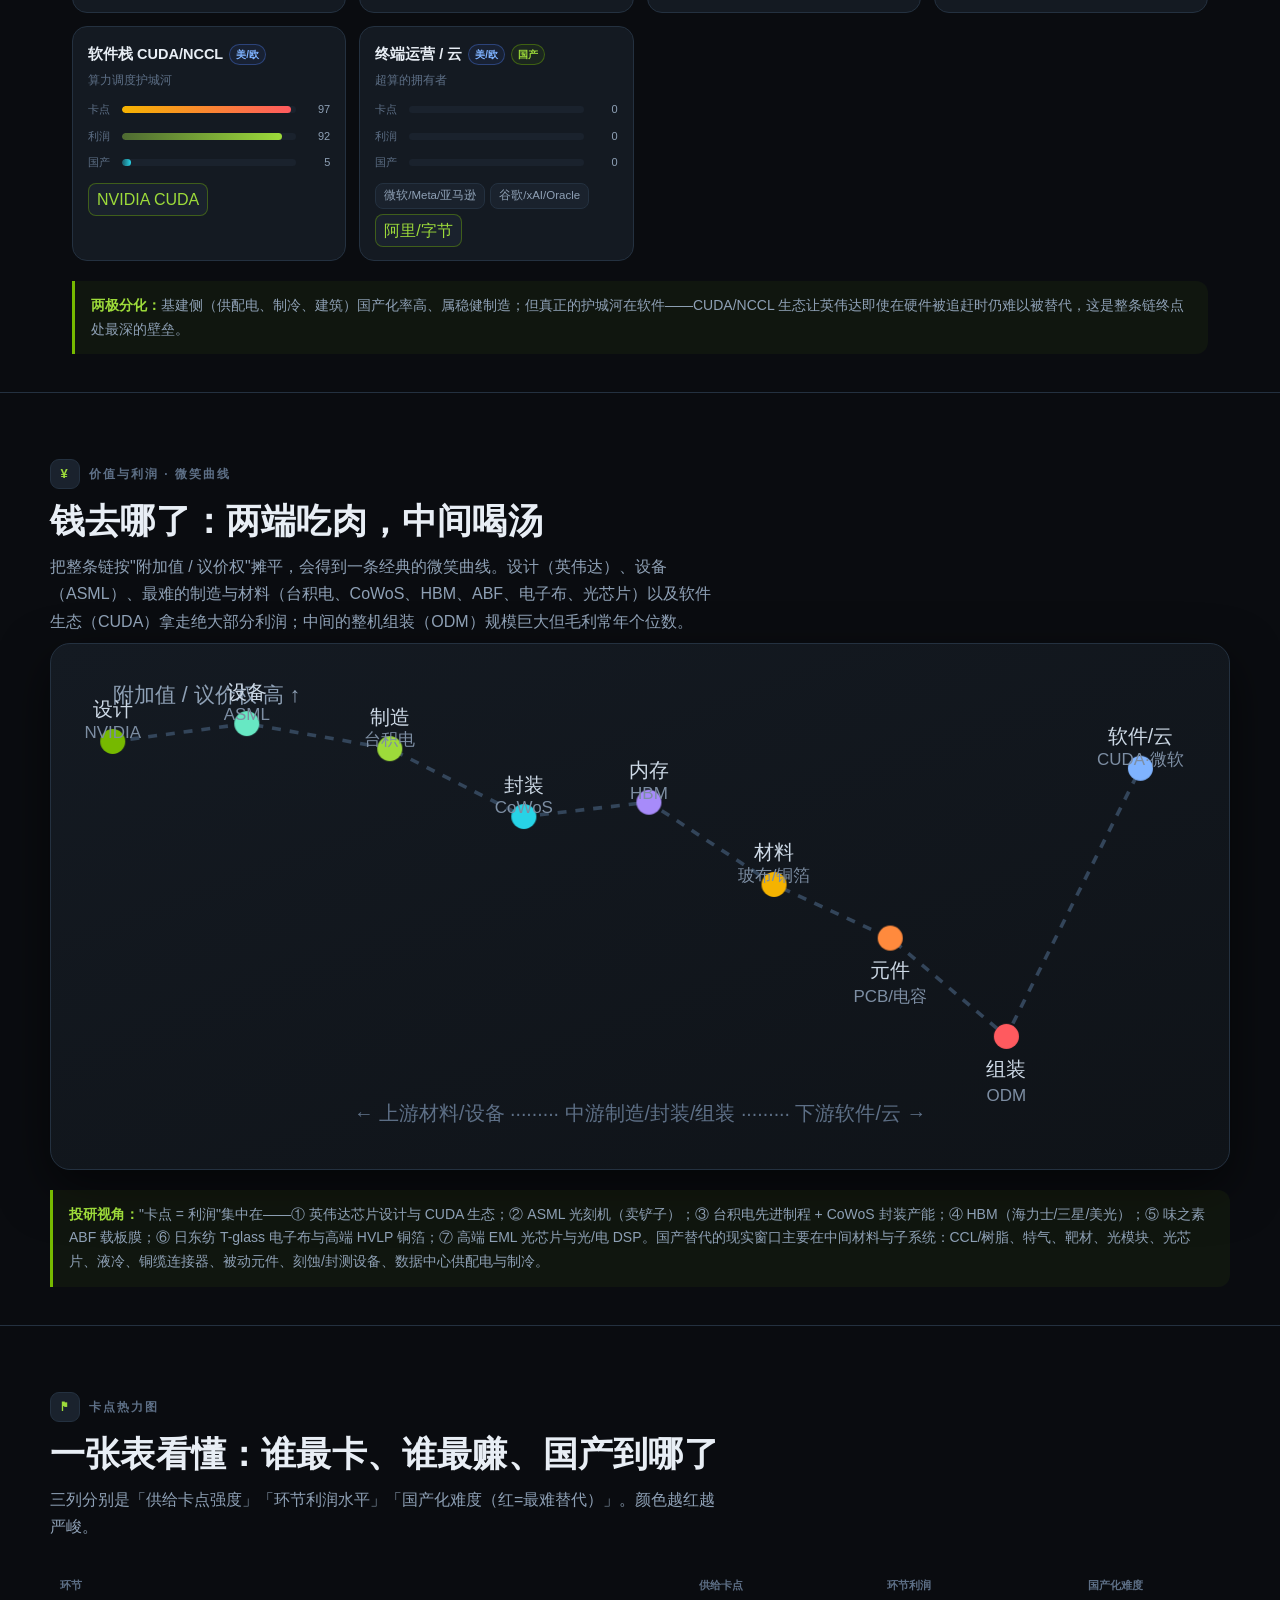
<file: nvidia-supply-chain/index.html>
<!DOCTYPE html>
<html lang="zh-CN">
<head>
<meta charset="UTF-8">
<meta name="viewport" content="width=device-width, initial-scale=1.0">
<title>从一个分子，到一座 AI 超算 · 英伟达 NVL72 产业链全景</title>
<style>
:root{
  --bg:#0a0c10; --bg2:#0f1318; --panel:#141a22; --panel2:#1a222d;
  --line:#243140; --txt:#e8eef5; --mut:#8ea0b5; --dim:#5d6f86;
  --nv:#76b900; --nv2:#9ddb3a; --cyan:#27d3e6; --blue:#3b82f6;
  --gold:#f5b301; --amber:#ff8a3d; --red:#ff5a5f; --purple:#a78bfa;
  --copper:#c87f3a; --glass:#7fd0c8; --silicon:#9aa7c7;
  --shadow:0 18px 50px rgba(0,0,0,.55);
}
*{box-sizing:border-box;margin:0;padding:0}
html{scroll-behavior:smooth}
body{
  background:
    radial-gradient(1200px 700px at 80% -10%, rgba(118,185,0,.10), transparent 60%),
    radial-gradient(900px 600px at 10% 10%, rgba(39,211,230,.08), transparent 55%),
    var(--bg);
  color:var(--txt);
  font-family:-apple-system,BlinkMacSystemFont,"Segoe UI","PingFang SC","Microsoft YaHei",Roboto,Helvetica,Arial,sans-serif;
  line-height:1.7; overflow-x:hidden;
}
.wrap{max-width:1180px;margin:0 auto;padding:0 22px}
h1,h2,h3{line-height:1.25;letter-spacing:.2px}
a{color:var(--cyan);text-decoration:none}

#bar{position:fixed;top:0;left:0;height:3px;width:0;z-index:200;
  background:linear-gradient(90deg,var(--cyan),var(--nv));box-shadow:0 0 12px var(--nv)}

#rail{position:fixed;top:50%;right:18px;transform:translateY(-50%);z-index:150;
  display:flex;flex-direction:column;gap:8px}
#rail a{position:relative;width:12px;height:12px;border-radius:50%;
  border:1.5px solid var(--line);background:var(--panel);transition:.25s;display:block}
#rail a .lab{position:absolute;right:21px;top:50%;transform:translateY(-50%);
  white-space:nowrap;font-size:11px;color:var(--mut);background:var(--panel2);
  border:1px solid var(--line);padding:3px 9px;border-radius:7px;opacity:0;
  pointer-events:none;transition:.2s}
#rail a:hover .lab{opacity:1}
#rail a.on{background:var(--nv);border-color:var(--nv);box-shadow:0 0 12px var(--nv)}
@media(max-width:920px){#rail{display:none}}

.hero{min-height:100vh;display:flex;flex-direction:column;justify-content:center;
  align-items:center;text-align:center;position:relative;padding:90px 22px 60px}
.kicker{font-size:13px;letter-spacing:4px;color:var(--nv2);text-transform:uppercase;
  margin-bottom:18px;font-weight:600}
.home-link{position:fixed;top:18px;left:18px;z-index:170;display:inline-flex;align-items:center;gap:8px;
  color:var(--txt);background:rgba(20,26,34,.74);border:1px solid var(--line);
  border-radius:999px;padding:8px 13px;font-size:12px;letter-spacing:.8px;backdrop-filter:blur(10px);
  box-shadow:0 10px 30px rgba(0,0,0,.22);transition:.2s}
.home-link:hover{border-color:rgba(118,185,0,.58);color:var(--nv2);transform:translateY(-1px)}
.hero h1{font-size:clamp(30px,6vw,60px);font-weight:800;
  background:linear-gradient(180deg,#fff,#b8c6d6);-webkit-background-clip:text;
  background-clip:text;color:transparent;max-width:18ch}
.hero p.sub{color:var(--mut);font-size:clamp(15px,2vw,19px);max-width:62ch;margin:22px auto 0}
.hero .scroll{position:absolute;bottom:26px;color:var(--dim);font-size:12px;
  letter-spacing:2px;animation:bob 1.8s ease-in-out infinite}
@keyframes bob{0%,100%{transform:translateY(0)}50%{transform:translateY(8px)}}
.herometa{display:flex;gap:28px;flex-wrap:wrap;justify-content:center;margin-top:34px}
.herometa div{text-align:center}
.herometa b{display:block;font-size:clamp(20px,3vw,30px);color:var(--nv2);font-weight:800}
.herometa span{font-size:12px;color:var(--dim);letter-spacing:1px}
.rackwrap{margin:26px auto 0;width:min(420px,78vw)}

section.stage{padding:66px 0 38px;position:relative;border-top:1px solid var(--line)}
.tag-l{display:inline-flex;align-items:center;gap:9px;font-size:12px;letter-spacing:2px;
  color:var(--dim);text-transform:uppercase;font-weight:600;margin-bottom:10px}
.tag-l .num{display:inline-grid;place-items:center;width:30px;height:30px;border-radius:9px;
  background:var(--panel2);border:1px solid var(--line);color:var(--nv2);font-weight:800;font-size:13px}
section.stage h2{font-size:clamp(22px,3.3vw,35px);font-weight:800;margin-bottom:10px}
section.stage .lead{color:var(--mut);max-width:76ch;font-size:16px}

.split{display:grid;grid-template-columns:1.05fr 1fr;gap:38px;align-items:center;margin-top:32px}
@media(max-width:860px){.split{grid-template-columns:1fr;gap:24px}}

.rv{opacity:0;transform:translateY(34px);transition:.8s cubic-bezier(.2,.7,.2,1)}
.rv.in{opacity:1;transform:none}

.scene{background:linear-gradient(160deg,var(--panel),var(--bg2));border:1px solid var(--line);
  border-radius:20px;padding:22px;box-shadow:var(--shadow);position:relative;overflow:hidden;min-height:240px;display:flex;flex-direction:column;justify-content:center}
.scene .cap{margin-top:14px;font-size:12px;color:var(--dim)}
.scene svg{display:block;width:100%;height:auto}

.proc{display:flex;flex-direction:column;gap:11px;margin-top:16px}
.proc .step{display:flex;gap:13px;align-items:flex-start}
.proc .d{flex:0 0 auto;width:24px;height:24px;border-radius:50%;background:var(--panel2);
  border:1px solid var(--line);color:var(--nv2);font-size:12px;font-weight:800;
  display:grid;place-items:center;margin-top:2px}
.proc .t b{color:var(--txt)}
.proc .t{font-size:14.5px;color:var(--mut)}

.cards{display:grid;grid-template-columns:repeat(auto-fill,minmax(228px,1fr));gap:13px;margin-top:22px}
.card{background:var(--panel);border:1px solid var(--line);border-radius:15px;padding:15px 15px 13px;
  position:relative;transition:.25s}
.card:hover{transform:translateY(-3px);border-color:#33455a;box-shadow:var(--shadow)}
.card h4{font-size:14.5px;margin-bottom:3px;display:flex;align-items:center;gap:6px;flex-wrap:wrap}
.card .role{font-size:12px;color:var(--dim);margin-bottom:10px}
.flag{font-size:10px;padding:1px 6px;border-radius:20px;border:1px solid var(--line);color:var(--mut)}
.flag.cn{color:var(--nv2);border-color:rgba(118,185,0,.4);background:rgba(118,185,0,.08)}
.flag.us{color:#7fb3ff;border-color:rgba(80,130,255,.35);background:rgba(80,130,255,.08)}
.flag.jp{color:#ff9bb0;border-color:rgba(255,90,120,.3);background:rgba(255,90,120,.08)}
.flag.tw{color:var(--gold);border-color:rgba(245,179,1,.32);background:rgba(245,179,1,.08)}
.flag.kr{color:var(--purple);border-color:rgba(167,139,250,.32);background:rgba(167,139,250,.08)}
.flag.eu{color:#67e8c3;border-color:rgba(103,232,195,.3);background:rgba(103,232,195,.08)}
.comp{display:flex;flex-wrap:wrap;gap:5px}
.comp span{font-size:11.5px;color:var(--mut);background:var(--panel2);border:1px solid var(--line);
  padding:2px 8px;border-radius:8px}
.comp span.lead{color:var(--nv2);border-color:rgba(118,185,0,.4)}

.metrics{display:flex;flex-direction:column;gap:8px;margin:10px 0 11px}
.mrow{display:flex;align-items:center;gap:8px;font-size:11px}
.mrow .ml{flex:0 0 26px;color:var(--dim)}
.mtrack{flex:1;height:7px;border-radius:6px;background:var(--panel2);overflow:hidden}
.mfill{height:100%;border-radius:6px}
.mval{flex:0 0 auto;color:var(--mut);min-width:26px;text-align:right}

.kpis{display:flex;gap:9px;flex-wrap:wrap;margin-top:16px}
.kpi{background:var(--panel);border:1px solid var(--line);border-radius:12px;padding:9px 13px}
.kpi b{display:block;font-size:17px}
.kpi.bn b{color:var(--amber)} .kpi.pf b{color:var(--nv2)} .kpi.loc b{color:var(--cyan)}
.kpi span{font-size:11px;color:var(--dim);letter-spacing:.5px}

.note{margin-top:20px;border-left:3px solid var(--amber);background:rgba(255,138,61,.06);
  padding:13px 16px;border-radius:0 12px 12px 0;font-size:14px;color:var(--mut)}
.note b{color:var(--amber)}
.note.pf{border-color:var(--nv);background:rgba(118,185,0,.06)}
.note.pf b{color:var(--nv2)}

.matrix{width:100%;border-collapse:separate;border-spacing:4px;margin-top:26px;font-size:13px}
.matrix th{font-size:11px;color:var(--dim);font-weight:600;padding:6px;text-align:center}
.matrix td.lbl{text-align:left;color:var(--mut);white-space:nowrap;padding-right:10px;font-size:13px}
.matrix td.cell{text-align:center;border-radius:8px;padding:9px 4px;font-weight:700;font-size:12px}
.h1c{background:#33414f;color:var(--mut)} .h2c{background:#4e6a32;color:#dff5c6}
.h3c{background:#9a7b1c;color:#fff4d0} .h4c{background:#b85a22;color:#fff}
.h5c{background:#b3262b;color:#fff}
.legend{display:flex;gap:8px;flex-wrap:wrap;margin-top:14px;font-size:11.5px;color:var(--mut)}
.legend i{display:inline-block;width:12px;height:12px;border-radius:3px;margin-right:5px;vertical-align:-1px}

.smilebox{background:linear-gradient(160deg,var(--panel),var(--bg2));border:1px solid var(--line);
  border-radius:20px;padding:26px;box-shadow:var(--shadow);margin-top:8px}

footer{border-top:1px solid var(--line);padding:46px 0 70px;color:var(--dim);font-size:13px}
footer h3{color:var(--txt);font-size:16px;margin-bottom:12px}
footer a{color:var(--mut)}
.disc{margin-top:18px;font-size:12px;color:#4a5a70;max-width:82ch}

@keyframes flow{to{stroke-dashoffset:-1000}}
@keyframes pulse{0%,100%{opacity:.35}50%{opacity:1}}
@keyframes spin{to{transform:rotate(360deg)}}
@keyframes rise{0%{transform:translateY(8px);opacity:0}100%{transform:translateY(0);opacity:1}}
@keyframes weave{to{stroke-dashoffset:0}}
@keyframes blink{0%,100%{opacity:.25}50%{opacity:1}}
.flow{stroke-dasharray:14 10;animation:flow 18s linear infinite}
.coolflow{stroke-dasharray:10 14;animation:flow 3.2s linear infinite}
.fast{animation:flow 2.2s linear infinite}
.pulse{animation:pulse 2.4s ease-in-out infinite}
.blink{animation:blink 1.6s ease-in-out infinite}
.spin{transform-origin:center;animation:spin 9s linear infinite}
</style>
</head>
<body>
<div id="bar"></div>
<nav id="rail"></nav>
<a class="home-link" href="../">← 投研首页</a>

<header class="hero" id="top">
  <div class="kicker">从一个分子 · 到一座 AI 超算 · NVIDIA NVL72</div>
  <h1>一个分子，如何长成一座 AI 超算</h1>
  <p class="sub">把砂子里的硅原子、石油里的碳氢分子，一路炼成晶圆、封装、光模块、机柜，最后连成吞噬整片电网的超算中心。这里按"分子 → 机柜 → 超算"的顺序，拆开每一道工序：谁在卡脖子、谁赚走利润、谁有国产替代的窗口。</p>

  <div class="rackwrap" id="heroRack"></div>

  <div class="herometa">
    <div><b>11</b><span>道产业层级</span></div>
    <div><b>72</b><span>GPU / 机柜</span></div>
    <div><b>数万</b><span>GPU / 超算集群</span></div>
    <div><b>GW 级</b><span>数据中心耗电</span></div>
  </div>
  <div class="scroll">顺流而下 · 从分子开始 ↓</div>
</header>

<main class="wrap" id="app"></main>

<section class="stage" id="value">
 <div class="wrap" style="padding:0">
  <div class="tag-l"><span class="num">¥</span> 价值与利润 · 微笑曲线</div>
  <h2 class="rv">钱去哪了：两端吃肉，中间喝汤</h2>
  <p class="lead rv">把整条链按"附加值 / 议价权"摊平，会得到一条经典的微笑曲线。设计（英伟达）、设备（ASML）、最难的制造与材料（台积电、CoWoS、HBM、ABF、电子布、光芯片）以及软件生态（CUDA）拿走绝大部分利润；中间的整机组装（ODM）规模巨大但毛利常年个位数。</p>
  <div class="smilebox rv" id="smile"></div>
  <div class="note pf rv"><b>投研视角：</b>"卡点 = 利润"集中在——① 英伟达芯片设计与 CUDA 生态；② ASML 光刻机（卖铲子）；③ 台积电先进制程 + CoWoS 封装产能；④ HBM（海力士/三星/美光）；⑤ 味之素 ABF 载板膜；⑥ 日东纺 T-glass 电子布与高端 HVLP 铜箔；⑦ 高端 EML 光芯片与光/电 DSP。国产替代的现实窗口主要在中间材料与子系统：CCL/树脂、特气、靶材、光模块、光芯片、液冷、铜缆连接器、被动元件、刻蚀/封测设备、数据中心供配电与制冷。</p>
 </div>
</section>

<section class="stage" id="heat">
 <div class="wrap" style="padding:0">
  <div class="tag-l"><span class="num">⚑</span> 卡点热力图</div>
  <h2 class="rv">一张表看懂：谁最卡、谁最赚、国产到哪了</h2>
  <p class="lead rv">三列分别是「供给卡点强度」「环节利润水平」「国产化难度（红=最难替代）」。颜色越红越严峻。</p>
  <div style="overflow-x:auto" class="rv">
    <table class="matrix" id="matrix"></table>
  </div>
  <div class="legend">
    <span><i style="background:#33414f"></i>低</span>
    <span><i style="background:#4e6a32"></i>较低</span>
    <span><i style="background:#9a7b1c"></i>中</span>
    <span><i style="background:#b85a22"></i>高</span>
    <span><i style="background:#b3262b"></i>极高 / 死锁</span>
  </div>
 </div>
</section>

<footer>
 <div class="wrap">
  <h3>这张全景覆盖的链条（分子 → 超算）</h3>
  <p>① 分子与矿石（原油/砂SiO₂/溴/磷/萤石/高纯石英砂/多晶硅/稀有气体/化合物衬底）→ ② 电子化工材料（树脂、玻纤布、HVLP铜箔、覆铜板、特气、光刻胶、光掩模、靶材、封装材料、ABF膜、湿电子化学品、涂层）→ ③ 制造与检测设备（光刻/刻蚀/沉积/量测/封测）→ ④ 晶圆与芯片（硅片、EDA/IP、台积电代工）→ ⑤ 先进封装与内存（CoWoS、HBM、载板）→ ⑥ 光互联与器件（光芯片、DSP/Retimer、光学组件、光模块、硅光）→ ⑦ 板卡（PCB/MLCC/供电/连接）→ ⑧ 散热与液冷 → ⑨ 整机柜 NVL72 → ⑩ 网络骨干、DPU 与存储 → ⑪ 超算中心（供配电、制冷设施、建筑、软件栈）。</p>
  <h3 style="margin-top:22px">主要资料来源</h3>
  <p>
   <a href="https://semianalysis.com/2024/07/17/gb200-hardware-architecture-and-component/" target="_blank" rel="noopener noreferrer">SemiAnalysis · GB200 Hardware & BOM</a> ·
   <a href="https://intuitionlabs.ai/articles/nvidia-gb200-supply-chain" target="_blank" rel="noopener noreferrer">IntuitionLabs · GB200 Supply Chain</a> ·
   <a href="https://www.naddod.com/blog/nvidia-gb300-deep-dive-performance-breakthroughs-vs-gb200-liquid-cooling-innovations-and-copper-interconnect-advancements" target="_blank" rel="noopener noreferrer">NADDOD · GB300 Deep Dive</a> ·
   <a href="https://www.huxiu.com/article/4850455.html" target="_blank" rel="noopener noreferrer">虎嗅 · 电子布缺口</a> ·
   <a href="https://www.huxiu.com/article/4857874.html" target="_blank" rel="noopener noreferrer">虎嗅 · HVLP 铜箔</a> ·
   <a href="https://caifuhao.eastmoney.com/news/20260522190759181899500" target="_blank" rel="noopener noreferrer">东方财富 · 光模块卡脖子</a> ·
   <a href="https://www.stcn.com/article/detail/3932880.html" target="_blank" rel="noopener noreferrer">证券时报 · 光芯片国产替代</a>
  </p>
  <p class="disc">说明：本页用于产业链科普与投研框架梳理。公司为各环节代表性厂商（非穷举、不分先后）；卡点强度 / 利润水平 / 国产化率为基于公开资料的量级估计而非精确财务数据，会随行情与产能变化。相关判断属行业分析观点，不构成任何投资建议，请以公司财报与一手研究为准。</p>
 </div>
</footer>

<script>
/* ====== DATA：正向顺序 分子→超算。metric=[卡点,利润,国产化率] 0-100 ====== */
const STAGES=[
{
 id:"mol", num:"01", kicker:"起点 · 分子与矿石",
 title:"一个分子、一粒砂、一块矿石",
 lead:"芯片的本质，是把砂子（SiO₂）里的硅原子排到极致纯净，再用石油里的碳氢分子做绝缘树脂，用溴和磷做阻燃，用萤石做含氟气体，用稀有气体点亮激光，用镓/铟做激光器衬底。一切都从原子和分子开始。",
 scene:"oil",
 cap:"原油裂解→芳烃/树脂原料 · 砂→多晶硅 · 溴/磷/氟/稀有气体/化合物衬底",
 proc:[
  ["提硅","高纯石英砂→冶金硅→多晶硅，是硅片的原料起点"],
  ["炼化","原油→石脑油→苯/酚等芳烃，合成环氧、PPO、BT 树脂原料"],
  ["卤素与氟","海水/盐湖提溴做阻燃剂；磷矿做电子级磷酸；萤石→氢氟酸→含氟特气"],
  ["稀有原料","氖/氦点亮光刻激光；镓/锗/铟做 InP/GaAs 激光器衬底"]
 ],
 kpis:[["bn","★★→★★★★","多为资源型"],["pf","8–25%","偏低、周期性"],["loc","高","基本自给"]],
 note:["<b>隐形的资源型卡点：</b>用于拉晶坩埚的高纯石英砂全球高度集中（石英股份掌握内层砂）；光刻激光用的氖气曾因乌克兰断供暴涨；InP/GaAs 化合物衬底是高端激光器的命门。其余基础化工国产化高、利润薄。","bn"],
 cards:[
  {n:"硅源：砂→多晶硅",f:["cn"],r:"硅片原料起点",c:[["协鑫科技",1],["通威/大全",1],["石英股份",1]],m:[78,30,60]},
  {n:"原油 / 炼化芳烃",f:["us","cn"],r:"树脂/塑料原料源头",c:[["中石化",1],["巴斯夫",0],["陶氏",0]],m:[30,18,90]},
  {n:"溴·磷·氟化工",f:["cn"],r:"阻燃剂/含氟特气源头",c:[["滨化股份",1],["云天化",1],["金石资源",1],["巨化股份",1]],m:[62,30,80]},
  {n:"稀有气体",f:["us","cn"],r:"氖/氦/氪氙（光刻激光）",c:[["林德",0],["法液空",0],["凯美特气",1],["华特气体",1]],m:[72,35,55]},
  {n:"稀有/贵金属",f:["cn"],r:"镓/锗/铟/金（衬底·键合）",c:[["驰宏锌锗",1],["云南锗业",1],["紫金矿业",1]],m:[78,42,70]},
  {n:"化合物衬底 InP/GaAs",f:["jp","us","cn"],r:"激光器/光芯片衬底",c:[["住友电工",0],["AXT",0],["云南锗业",1]],m:[85,55,30]}
 ]
},
{
 id:"emat", num:"02", kicker:"电子化工材料 · 卡点密集层",
 title:"电子材料：看不见，却处处卡脖子",
 lead:"这一层把基础化工品做成“电子级”高纯材料：电子树脂、电子级玻纤布、HVLP 铜箔、覆铜板、电子特气、光刻胶、光掩模、溅射靶材、封装材料（塑封料/底填胶/键合金线/锡球）、ABF 载板膜、湿电子化学品与涂层。2026 年 AI 算力最尖锐的短缺就发生在这里。",
 scene:"glass",
 cap:"玻纤拉丝织布 + 树脂浸润 + 铜箔 → 半固化片；特气/光刻胶/掩模/靶材供前道",
 proc:[
  ["拉丝织布","高纯石英熔融拉成超细玻纤，织成 Low-DK 电子布（T/Q-glass）"],
  ["配树脂制箔","碳氢/PPO/BMI/活性酯树脂 + HVLP 极低轮廓铜箔决定高频低损耗"],
  ["供前道材料","NF₃/WF₆ 特气、光刻胶、光掩模、溅射靶材进入晶圆厂"],
  ["供封装材料","塑封料 EMC、底填胶、键合金线、锡球、ABF 膜进入封装厂"]
 ],
 kpis:[["bn","★★★★★","电子布/铜箔死锁"],["pf","30–55%","高端材料肥"],["loc","低→中","结构性紧缺"]],
 note:["<b>2026 年最硬的卡点在这层：</b>日东纺 T-glass 电子布“芯片护甲”被英伟达亲自赴日锁产能，业内称“2026 年都解决不了”；高端 HVLP 铜箔送样到量产要 1–1.5 年；ABF 载板膜由味之素独家；EUV 光刻胶与高端光掩模由日企垄断。","bn"],
 cards:[
  {n:"电子级玻纤布",f:["jp","tw","cn"],r:"T/Q-glass 低介电布（最紧缺）",c:[["日东纺",0],["台玻",0],["宏和电子",1],["中国巨石",1],["林州光远",1]],m:[95,50,40]},
  {n:"HVLP 高频铜箔",f:["jp","cn"],r:"极低轮廓铜箔",c:[["三井金属",0],["福田金属",0],["嘉元科技",1],["铜冠铜箔",1],["德福科技",1]],m:[93,48,35]},
  {n:"电子树脂",f:["jp","cn"],r:"碳氢/PPO/BMI/活性酯",c:[["三菱瓦斯",0],["SABIC",0],["圣泉集团",1],["东材科技",1]],m:[82,45,45]},
  {n:"覆铜板 CCL",f:["tw","cn"],r:"M8/M9 超低损耗",c:[["台光电子",0],["松下",0],["生益科技",1],["建滔积层板",1]],m:[80,40,55]},
  {n:"电子特气",f:["us","cn"],r:"NF₃/WF₆/高纯氨/含氟气",c:[["空气产品",0],["林德",0],["华特气体",1],["金宏气体",1],["中船特气",1]],m:[80,50,45]},
  {n:"光刻胶",f:["jp","cn"],r:"KrF/ArF/EUV（EUV 死锁）",c:[["JSR",0],["信越",0],["TOK",0],["南大光电",1],["彤程新材",1]],m:[92,55,20]},
  {n:"光掩模版",f:["us","jp","cn"],r:"光刻母版",c:[["Photronics",0],["Toppan",0],["DNP",0],["路维光电",1],["清溢光电",1]],m:[85,55,30]},
  {n:"溅射靶材",f:["jp","us","cn"],r:"金属化镀膜耗材",c:[["JX金属",0],["霍尼韦尔",0],["江丰电子",1],["有研新材",1]],m:[70,45,55]},
  {n:"封装材料",f:["jp","cn"],r:"塑封料/底填/键合金线/锡球",c:[["住友电木",0],["京瓷",0],["华海诚科",1],["德邦科技",1]],m:[80,48,42]},
  {n:"ABF / BT 载板膜",f:["jp"],r:"积层封装膜（独家）",c:[["味之素",0],["三菱瓦斯",0]],m:[96,70,5]},
  {n:"湿电子化学品/CMP",f:["us","cn"],r:"抛光液/抛光垫/清洗液",c:[["卡博特",0],["杜邦",0],["安集科技",1],["鼎龙股份",1]],m:[70,45,50]},
  {n:"涂层 / 界面 / 阻燃",f:["us","jp","cn"],r:"共形涂层/导热/阻燃剂",c:[["汉高",0],["3M",0],["雅克科技",1]],m:[60,40,50]}
 ]
},
{
 id:"equip", num:"03", kicker:"卖铲子的人 · 制造与检测设备",
 title:"没有这些设备，芯片造不出来",
 lead:"半导体设备是整条链毛利最高、技术最封闭的“军火商”：光刻机决定制程上限，刻蚀/沉积/量测/封装/测试各有寡头。一台 EUV 光刻机上亿美元，ASML 全球独家——它不造芯片，却卡住所有造芯片的人。",
 scene:"equip",
 cap:"前道（光刻/刻蚀/沉积/离子注入/CMP/量测）+ 封装/测试设备",
 proc:[
  ["光刻","EUV/DUV 光刻机把电路图案投影到光刻胶上，制程的天花板"],
  ["刻蚀沉积","刻蚀、薄膜沉积、离子注入、CMP 反复上千次造出晶体管"],
  ["量测","KLA 等检测每一步缺陷与尺寸，良率的守门人"],
  ["封装测试","键合机、切割机、ATE 测试机完成封装与分级"]
 ],
 kpis:[["bn","★★★★★","ASML 全球独家"],["pf","55–80%","设备毛利极高"],["loc","低→中","刻蚀/封测先行"]],
 note:["<b>设备是“卡铲子”逻辑：</b>EUV 光刻机被 ASML 独家垄断（且对华受限），是国产最难突破的死锁点；但刻蚀（中微）、沉积（拓荆）、清洗（盛美）、量测（中科飞测）、封测（华峰测控/长川）等环节，国产替代正快速推进。","bn"],
 cards:[
  {n:"光刻机",f:["eu"],r:"EUV 独家 / DUV",c:[["ASML",0],["佳能/尼康",0],["上海微电子",1]],m:[98,80,8]},
  {n:"刻蚀设备",f:["us","cn"],r:"等离子刻蚀",c:[["Lam",0],["AMAT",0],["中微公司",1],["北方华创",1]],m:[88,65,42]},
  {n:"薄膜沉积 CVD/PVD",f:["us","cn"],r:"镀膜",c:[["AMAT",0],["TEL",0],["拓荆科技",1],["北方华创",1]],m:[85,60,40]},
  {n:"离子注入/CMP/清洗",f:["us","cn"],r:"掺杂/平坦化/清洗",c:[["AMAT",0],["盛美上海",1],["华海清科",1],["至纯科技",1]],m:[80,55,45]},
  {n:"量测/检测",f:["us","cn"],r:"缺陷/尺寸检测",c:[["KLA",0],["精测电子",1],["中科飞测",1]],m:[88,65,30]},
  {n:"封装设备",f:["sg","cn"],r:"键合/切割/植球",c:[["ASMPT",0],["BESI",0],["K&S",0],["华峰",1]],m:[82,55,42]},
  {n:"测试 ATE / 分选",f:["jp","us","cn"],r:"芯片功能测试",c:[["爱德万",0],["泰瑞达",0],["华峰测控",1],["长川科技",1]],m:[82,55,48]},
  {n:"PCB / SMT / AOI",f:["de","cn"],r:"板级制造与贴装",c:[["大族数控",1],["鼎泰高科",1],["奥特维",1]],m:[60,45,60]}
 ]
},
{
 id:"wafer", num:"04", kicker:"晶圆与芯片 · 算力之源",
 title:"把分子刻成大脑：晶圆与 GPU 制造",
 lead:"12 吋硅片在台积电经上千道工序刻出 Blackwell GPU 与 Grace CPU（基于 ARM 架构）。背后还有 EDA 工具与 IP——设计芯片用的“语言”和“积木”。这是整链算力价值的源头。",
 scene:"wafer",
 cap:"硅片 → EDA/IP 设计 → 台积电 4NP 流片 → die 测试分级",
 proc:[
  ["拉晶成片","多晶硅拉成单晶硅锭，切磨抛成 12 吋抛光片/外延片"],
  ["设计","用 EDA 工具 + ARM/自研 IP 设计出 Blackwell / Grace"],
  ["流片","台积电 4NP 制程光刻刻蚀上千步刻出 die"],
  ["测试","晶圆级测试、分 bin，良率决定成本"]
 ],
 kpis:[["bn","★★★★★","台积电独家先进制程"],["pf","极高","设计+代工吃肉"],["loc","极低","先进制程难替代"]],
 note:["<b>价值与卡点的双高地：</b>英伟达的架构 + CUDA、台积电的先进制程是整条链议价权最强的两端；EDA 三巨头（Synopsys/Cadence/Siemens）与 ARM 构成“设计底座”，国产（华大九天等）仍在追赶。","bn"],
 cards:[
  {n:"GPU/CPU 设计",f:["us"],r:"Blackwell + Grace(ARM)",c:[["NVIDIA",1],["ARM",0]],m:[95,99,5]},
  {n:"EDA 工具",f:["us","cn"],r:"芯片设计软件",c:[["Synopsys",0],["Cadence",0],["Siemens",0],["华大九天",1]],m:[95,75,15]},
  {n:"晶圆代工",f:["tw"],r:"4NP 先进制程",c:[["台积电",1]],m:[96,90,5]},
  {n:"硅片衬底",f:["jp","cn"],r:"12 吋抛光/外延片",c:[["信越",0],["SUMCO",0],["环球晶圆",0],["沪硅产业",1],["立昂微",1]],m:[80,45,45]},
  {n:"IP 授权",f:["us","cn"],r:"CPU/接口 IP 核",c:[["ARM",0],["Synopsys",0],["芯原股份",1]],m:[85,70,25]}
 ]
},
{
 id:"pack", num:"05", kicker:"先进封装与内存 · 死锁阀门",
 title:"把芯片缝在一起：CoWoS 与 HBM",
 lead:"GPU die 和多颗 HBM 高带宽内存共贴在硅中介层上（CoWoS），再坐到 ABF 载板上。HBM 是单柜成本大头（$20 万+），CoWoS 先进封装产能直接决定英伟达能出多少货——这是整条链最硬的死锁阀门。",
 scene:"pack",
 cap:"HBM 堆叠（DRAM TSV）+ GPU die → 硅中介层 CoWoS → ABF 载板",
 proc:[
  ["HBM 堆叠","DRAM 裸片用 TSV 垂直堆叠成 HBM3e/HBM4 立方体"],
  ["中介层贴合","GPU die + 多颗 HBM 共贴硅中介层（2.5D CoWoS）"],
  ["载板封装","贴到 ABF 载板上，做凸点互联与底填"],
  ["系统测试","封装级测试、老化，分级出货"]
 ],
 kpis:[["bn","★★★★★","CoWoS=出货上限"],["pf","极高","台积电+HBM 吃肉"],["loc","极低","几乎无替代"]],
 note:["<b>三个阀门任意一个不够，英伟达就出不了货：</b>CoWoS 先进封装产能、HBM 供给、ABF 载板膜（味之素独家）。这是利润最集中、国产最难替代的环节，也是每一代芯片的产能瓶颈。","bn"],
 cards:[
  {n:"CoWoS 先进封装",f:["tw","us"],r:"2.5D 硅中介层封装",c:[["台积电",1],["日月光",0],["Amkor",0]],m:[97,75,10]},
  {n:"HBM 高带宽内存",f:["kr","us"],r:"成本大头",c:[["SK海力士",1],["三星",0],["美光",0]],m:[93,80,8]},
  {n:"ABF 载板 / IC 载板",f:["tw","jp","cn"],r:"承载芯片的高端基板",c:[["欣兴",0],["揖斐电",0],["深南电路",1],["兴森科技",1]],m:[85,55,40]},
  {n:"DDR5 / LPDDR",f:["kr","us"],r:"系统内存",c:[["SK海力士",1],["三星",0],["美光",0]],m:[68,45,15]},
  {n:"OSAT 封测",f:["tw","cn"],r:"传统封装测试",c:[["日月光",0],["Amkor",0],["长电科技",1],["通富微电",1],["华天科技",1]],m:[62,40,55]}
 ]
},
{
 id:"optic", num:"06", kicker:"光互联与器件 · 中国少数领先",
 title:"让信号飞起来：光芯片、DSP 与光模块",
 lead:"机柜内用铜缆，跨机柜/集群用 800G→1.6T 光模块。光模块是中国少数全球领先的硬科技（旭创全球第一），但它的“芯”——高端 EML 光芯片与光/电 DSP——仍被海外卡住，那才是利润最肥的地方。",
 scene:"optic",
 cap:"激光器（EML/DFB）→ 光学组件（透镜/隔离器/插芯）→ DSP/Retimer → OSFP 封装",
 proc:[
  ["发光","EML/CW-DFB 激光器把电信号变成光，1.6T 需 200G/lane"],
  ["整形耦合","透镜准直、隔离器防反射、陶瓷插芯对准光纤"],
  ["DSP 调制","相干/PAM4 DSP 与 Retimer 编解码，功耗与良率核心"],
  ["封装出货","贴片、耦合、老化测试成 800G/1.6T OSFP 模块"]
 ],
 kpis:[["bn","★★★★★","高端 EML/DSP"],["pf","25–60%","越上游越肥"],["loc","低→中","芯片端最弱"]],
 note:["<b>真正卡脖子的是光模块里的“芯”：</b>高端 EML 光芯片、相干/高速 DSP 国产化率仍低、利润最丰厚；成品光模块虽然中国全球第一，但毛利远不如上游光芯片。CPO（共封装光学）是下一代竞争焦点。","bn"],
 cards:[
  {n:"光模块成品",f:["cn"],r:"800G/1.6T OSFP",c:[["中际旭创",1],["新易盛",1],["光迅科技",1],["Coherent",0],["Fabrinet",0]],m:[55,30,85]},
  {n:"EML/DFB 光芯片",f:["us","cn"],r:"激光器芯片（最卡）",c:[["Lumentum",0],["Coherent",0],["博通",0],["源杰科技",1],["长光华芯",1]],m:[92,60,30]},
  {n:"光/电 DSP & Retimer",f:["us","cn"],r:"相干/PAM4 DSP、Retimer",c:[["博通",0],["Marvell",0],["Astera Labs",0],["澜起科技",1]],m:[90,55,15]},
  {n:"光学组件",f:["cn","jp"],r:"透镜/隔离器/插芯/MPO",c:[["天孚通信",1],["腾景科技",1],["太辰光",1],["京瓷",0]],m:[55,45,60]},
  {n:"硅光 / CPO",f:["us","cn"],r:"硅光集成、共封装光学",c:[["NVIDIA",0],["博通",0],["中际旭创",1]],m:[80,50,25]},
  {n:"AEC 有源铜缆/连接器",f:["us","cn"],r:"短距互联",c:[["安费诺",0],["Molex",0],["立讯精密",1],["沃尔核材",1]],m:[60,42,55]}
 ]
},
{
 id:"pcb", num:"07", kicker:"板卡 · PCB / 被动 / 供电",
 title:"PCB、电容与供电：让信号和电流跑得稳",
 lead:"GPU 板卡是高多层、超低损耗 PCB；板上密布上千颗 MLCC 电容稳压，VRM/供电芯片把 48V 降到 GPU 需要的低压大电流。AI 服务器对 PCB 材料（高频高速、低损耗）的要求，正引爆一轮“超级周期”。",
 scene:"pcb",
 cap:"覆铜板压合成多层 PCB → 贴装 MLCC/电感/VRM → 高速板卡",
 proc:[
  ["压合钻孔","覆铜板层压成 20+ 层超低损耗 PCB，激光钻孔做高速互联"],
  ["贴装","SMT 贴上 MLCC 电容、电感、VRM 供电芯片"],
  ["供电","48V 母线 → 垂直供电（VRM）→ GPU 千安级低压电流"],
  ["连接","高速背板连接器 + NVLink 铜缆连通 GPU 域"]
 ],
 kpis:[["bn","★★★★","M8 级 CCL/供电"],["pf","25–45%","材料端较肥"],["loc","中→高","加速替代"]],
 note:["<b>高端覆铜板（M8/M9）与垂直供电芯片</b>仍由台光、松下、英飞凌/MPS 主导；但 PCB、MLCC、供电芯片、连接器都是国产替代的主战场，AI 需求带来确定性扩张。","bn"],
 cards:[
  {n:"PCB 板卡",f:["cn","tw"],r:"高多层高速板",c:[["沪电股份",1],["鹏鼎控股",1],["胜宏科技",1],["欣兴",0]],m:[60,35,70]},
  {n:"MLCC 电容",f:["jp","cn"],r:"服务器高容电容",c:[["村田",0],["TDK",0],["三星电机",0],["三环集团",1],["风华高科",1]],m:[78,40,40]},
  {n:"供电 / VRM 芯片",f:["us","cn"],r:"48V 垂直供电",c:[["英飞凌",0],["MPS",0],["TI",0],["纳芯微",1],["杰华特",1]],m:[82,55,30]},
  {n:"电源 / 母线 PSU",f:["tw","cn"],r:"机柜供电与 PSU",c:[["台达",0],["光宝",0],["欧陆通",1]],m:[60,30,55]},
  {n:"高速连接器",f:["us","cn"],r:"背板连接器",c:[["安费诺",0],["TE",0],["立讯精密",1]],m:[65,42,55]},
  {n:"NVLink 铜缆/背板",f:["us","cn"],r:"近 5000 根/柜",c:[["安费诺",0],["Molex",0],["立讯精密",1],["沃尔核材",1]],m:[60,40,55]}
 ]
},
{
 id:"cool", num:"08", kicker:"散热子系统 · 液冷",
 title:"液冷：120–200kW 的热量必须靠液体带走",
 lead:"GB200/GB300 功率密度远超风冷极限，必须液冷。冷板直接贴在 GPU/CPU 上，冷却液经 Manifold、UQD 快接头流到 CDU 换热。这条线 2024 年后从“配角”变成确定性高增长赛道，也是国产替代最顺的方向之一。",
 scene:"cool",
 cap:"冷板 → UQD 快接头 → Manifold → CDU 闭环带走 GPU 热量",
 proc:[
  ["冷板贴合","铜微通道冷板压在 GPU/CPU die 上，TIM 导热界面填缝"],
  ["快接维护","UQD 快接头实现不停机插拔，密封可靠性是关键卡点"],
  ["分配换热","Manifold 分流到各托盘，CDU 把热量换给楼宇冷却水"],
  ["两相演进","GB300 引入新冷板/UQD，部分走向单相/两相氟化液方案"]
 ],
 kpis:[["bn","★★★★","快接/CDU 可靠性"],["pf","20–35%","子系统毛利率"],["loc","中→高","国产加速"]],
 note:["<b>UQD 快接头与氟化冷却液</b>是隐形卡点：前者关乎漏液风险与运维，后者长期被 3M/科慕的含氟材料把持。3M 退出 Novec 后，国产快接头与氟化液迎来窗口。","bn"],
 cards:[
  {n:"冷板 Cold Plate",f:["tw","cn"],r:"铜微通道冷板",c:[["台达",0],["奇鋐",0],["双鸿",0],["英维克",1],["飞荣达",1]],m:[55,30,70]},
  {n:"均热板/热管/鳍片",f:["tw","cn"],r:"辅助散热件",c:[["奇鋐",0],["双鸿",0],["中石科技",1]],m:[45,28,75]},
  {n:"CDU 冷量分配",f:["us","cn"],r:"机柜级换热单元",c:[["Vertiv",0],["Boyd",0],["英维克",1],["申菱环境",1],["高澜股份",1]],m:[70,32,60]},
  {n:"UQD 快接头",f:["us","cn"],r:"不停机快插密封",c:[["CPC",0],["Staubli",0],["Parker",0],["中航光电",1],["强瑞技术",1]],m:[78,30,35]},
  {n:"氟化冷却液",f:["us","cn"],r:"单相/两相介质",c:[["3M",0],["科慕",0],["巨化股份",1],["新宙邦",1]],m:[75,40,30]},
  {n:"导热界面 TIM",f:["jp","us"],r:"液态金属/导热垫",c:[["信越",0],["霍尼韦尔",0],["3M",0]],m:[60,45,40]}
 ]
},
{
 id:"rack", num:"09", kicker:"系统集成 · 整机柜 NVL72",
 title:"NVL72 整机柜：72 颗 GPU 装进一个液冷机柜",
 lead:"18 个计算托盘 + 9 个 NVSwitch 托盘，靠铜背板把 72 颗 Blackwell GPU 连成“一颗巨型 GPU”。这一环把所有零件装到一起、跑通整柜液冷与供电——技术门槛在系统工程，但毛利是全链最薄的一段。",
 scene:"rack",
 cap:"计算托盘 + NVSwitch 托盘 + 铜背板 + 液冷 Manifold 装配",
 proc:[
  ["托盘组装","Bianca 计算板（2×GPU + 1×Grace）装入 1U 液冷托盘，压合冷板"],
  ["铜背板互联","近 5000 根 NVLink 铜缆压接，连通 72 GPU 的 NVLink 域"],
  ["整柜集成","18 计算 + 9 交换托盘上架，接入供电母线与液冷 Manifold"],
  ["老化测试","满载跑机、查漏、热成像，整柜出货给云厂商"]
 ],
 kpis:[["bn","★★★","系统产能/良率"],["pf","8–15%","ODM 毛利率"],["loc","高","国产 ODM 强"]],
 note:["<b>组装是微笑曲线的最低点：</b>门槛在整柜液冷可靠性与交付产能，而非利润。规模巨大但单位附加值低，是国产 ODM 的优势区。","bn"],
 cards:[
  {n:"鸿海 / 富士康",f:["tw"],r:"NVL72 最大整机柜代工",c:[["工业富联",1]],m:[35,12,80]},
  {n:"广达 Quanta",f:["tw"],r:"计算托盘/整柜集成",c:[["云达 QCT",0]],m:[35,11,70]},
  {n:"纬颖 Wiwynn",f:["tw"],r:"云厂商定制整柜",c:[["Wiwynn",0]],m:[35,12,0]},
  {n:"戴尔/超微/联想",f:["us"],r:"品牌服务器 + 整柜",c:[["Dell",0],["Supermicro",0],["Lenovo",1]],m:[33,13,40]},
  {n:"国产服务器",f:["cn"],r:"整机/整柜/白盒",c:[["浪潮信息",1],["华勤技术",1],["工业富联",1]],m:[35,11,90]},
  {n:"机柜结构件",f:["tw","cn"],r:"滑轨/机箱/钣金",c:[["川湖",0],["营邦",0],["飞荣达",1]],m:[30,22,75]}
 ]
},
{
 id:"net", num:"10", kicker:"集群网络 · 交换 / DPU / 存储",
 title:"把机柜连成集群：网络骨干、DPU 与存储",
 lead:"单柜还不是超算。要把成千上万颗 GPU 连成一个集群，需要 NVIDIA Quantum-X800 InfiniBand / Spectrum-X 以太网交换机、BlueField DPU、ConnectX-8 SuperNIC，以及海量 NVMe 存储与机柜间光互联。网络拓扑直接决定大模型训练效率。",
 scene:"net",
 cap:"Spine-Leaf 交换骨干 + DPU/SuperNIC 卸载 + NVMe 存储 + 机柜间光互联",
 proc:[
  ["交换骨干","Quantum/Spectrum 交换机组成 Spine-Leaf，连通万卡集群"],
  ["网卡卸载","BlueField DPU、ConnectX-8 SuperNIC 卸载网络/存储任务"],
  ["机间互联","机柜之间用大量光模块/光缆 + Retimer 维持信号"],
  ["存储","NVMe SSD 与 RDIMM 内存喂饱 GPU 的数据吞吐"]
 ],
 kpis:[["bn","★★★★","交换/DPU 芯片"],["pf","高","英伟达网络高毛利"],["loc","低→中","交换芯片弱"]],
 note:["<b>网络是英伟达的“第二护城河”：</b>InfiniBand/NVLink/Spectrum-X 构成端到端互联生态，交换芯片（博通 Tomahawk）与 DPU 利润丰厚、国产化率低。存储侧（NAND/SSD/长江存储）国产相对有基础。","bn"],
 cards:[
  {n:"交换机/网络芯片",f:["us","cn"],r:"InfiniBand/以太网交换",c:[["NVIDIA Quantum/Spectrum",1],["博通 Tomahawk",0],["盛科通信",1]],m:[90,65,20]},
  {n:"DPU / SuperNIC",f:["us"],r:"网络/存储卸载",c:[["NVIDIA BlueField",1],["ConnectX-8",0]],m:[88,70,10]},
  {n:"Retimer / CXL",f:["us","cn"],r:"信号中继/内存扩展",c:[["Astera Labs",0],["澜起科技",1]],m:[85,55,25]},
  {n:"NVMe SSD / NAND",f:["kr","jp","cn"],r:"高速存储",c:[["三星",0],["铠侠",0],["Solidigm",0],["长江存储",1]],m:[70,40,35]},
  {n:"服务器内存 RDIMM",f:["kr","us"],r:"DDR5 模组",c:[["SK海力士",1],["三星",0],["美光",0]],m:[70,45,15]},
  {n:"交换机 ODM / 光缆",f:["tw","cn"],r:"白盒交换/连接",c:[["智邦",0],["鸿海",0],["中天科技",1],["中际旭创",1]],m:[40,25,75]}
 ]
},
{
 id:"dc", num:"11", kicker:"终点 · 超算中心 / 数据中心",
 title:"终点：一座吃电如怪兽的 AI 工厂",
 lead:"几万颗 GPU 最终落在一座数据中心里——它需要电网级供配电（变压器/UPS/柴发）、整楼液冷与冷机、机房建筑，以及 CUDA/NCCL 软件栈把硬件变成算力。一个 GW 级 AI 数据中心耗电堪比一座中型城市。这才是真正的“终点”。",
 scene:"dc",
 cap:"电网→变压器/开关柜/UPS/柴发→机柜；冷机/冷却塔↔CDU；CUDA 软件栈统一调度",
 proc:[
  ["供配电","电网经变压器、开关柜、UPS、BBU、柴发、PDU、母线送到每个机柜"],
  ["制冷设施","冷机/冷却塔/CRAH 与机柜 CDU 闭环，带走整楼热量"],
  ["建筑机房","机房楼体、风火水电、消防与运维构成物理载体"],
  ["软件栈","CUDA/NCCL/集群调度把数万 GPU 变成一台超级计算机"]
 ],
 kpis:[["bn","★★★→★★★★★","软件 CUDA 死锁"],["pf","软件极高/基建中","两极分化"],["loc","软件极低/基建高","基建国产强"]],
 note:["<b>两极分化：</b>基建侧（供配电、制冷、建筑）国产化率高、属稳健制造；但真正的护城河在软件——CUDA/NCCL 生态让英伟达即使在硬件被追赶时仍难以被替代，这是整条链终点处最深的壁垒。","pf"],
 cards:[
  {n:"供配电系统",f:["us","cn"],r:"开关柜/PDU/母线",c:[["施耐德",0],["伊顿",0],["汇川技术",1],["科华数据",1]],m:[58,35,65]},
  {n:"UPS / BBU / 柴发",f:["us","cn"],r:"不间断电源/备电",c:[["Vertiv",0],["科华数据",1],["科士达",1]],m:[55,33,70]},
  {n:"变压器 / 开关柜",f:["us","cn"],r:"电网级配电",c:[["ABB",0],["西门子",0],["金盘科技",1],["明阳电气",1]],m:[58,35,70]},
  {n:"冷机/冷却塔/CRAH",f:["us","cn"],r:"楼宇制冷设施",c:[["开利/约克",0],["英维克",1],["申菱环境",1]],m:[55,33,72]},
  {n:"软件栈 CUDA/NCCL",f:["us"],r:"算力调度护城河",c:[["NVIDIA CUDA",1]],m:[97,92,5]},
  {n:"终端运营 / 云",f:["us","cn"],r:"超算的拥有者",c:[["微软/Meta/亚马逊",0],["谷歌/xAI/Oracle",0],["阿里/字节",1]],m:[0,0,0]}
 ]
}
];

/* heatmap：按链条由上游到终点排列 */
const HEAT=[
 ["高纯石英砂 / 多晶硅",4,3,3],
 ["稀有气体（氖/氦）",4,3,3],
 ["InP/GaAs 化合物衬底",4,4,3],
 ["电子级玻纤布（T-glass）",5,3,4],
 ["HVLP 高频铜箔",5,3,4],
 ["电子树脂 / 覆铜板 CCL",4,3,3],
 ["电子特气",4,3,3],
 ["光刻胶（EUV）",5,3,5],
 ["光掩模 / 溅射靶材",4,3,3],
 ["ABF 载板膜（味之素）",5,4,5],
 ["封装材料（金线/锡球/底填）",4,3,3],
 ["光刻机（ASML）",5,5,5],
 ["刻蚀/沉积/量测设备",4,4,3],
 ["封装/测试设备",4,4,3],
 ["EDA / IP（ARM等）",5,4,4],
 ["晶圆代工（台积电）",5,5,5],
 ["GPU/CPU 设计 + CUDA",5,5,5],
 ["CoWoS 先进封装",5,4,5],
 ["HBM / DDR5",5,5,5],
 ["高端 EML 光芯片 / DSP",5,4,5],
 ["光模块成品",3,2,2],
 ["PCB / MLCC / 供电",4,3,3],
 ["液冷 UQD / CDU / 冷却液",4,3,3],
 ["整机柜 ODM 组装",3,1,1],
 ["交换芯片 / DPU / SuperNIC",5,4,4],
 ["NAND / SSD / 存储",3,2,3],
 ["数据中心供配电与制冷",3,2,1]
];
</script>

<script>
/* ====== SVG SCENES ====== */
function rackSVG(){
  return `<svg viewBox="0 0 360 460" xmlns="http://www.w3.org/2000/svg" style="max-width:420px;margin:0 auto">
   <defs>
    <linearGradient id="metal" x1="0" y1="0" x2="1" y2="0"><stop offset="0" stop-color="#222c38"/><stop offset=".5" stop-color="#33424f"/><stop offset="1" stop-color="#1c242e"/></linearGradient>
    <linearGradient id="tray" x1="0" y1="0" x2="0" y2="1"><stop offset="0" stop-color="#1a232e"/><stop offset="1" stop-color="#0f151c"/></linearGradient>
   </defs>
   <rect x="60" y="20" width="240" height="420" rx="12" fill="url(#metal)" stroke="#3b4a5a"/>
   <rect x="70" y="30" width="220" height="400" rx="7" fill="#0c1117" stroke="#243140"/>
   ${Array.from({length:18}).map((_,i)=>{const y=38+i*16.4;const sw=(i>=8&&i<=11);
     return `<g><rect x="78" y="${y}" width="204" height="13" rx="2.5" fill="url(#tray)" stroke="#23303d"/>
       <circle cx="86" cy="${y+6.5}" r="1.7" fill="${sw?'#27d3e6':'#76b900'}" class="pulse" style="animation-delay:${i*0.12}s"/>
       ${Array.from({length:8}).map((__,j)=>`<rect x="${96+j*22}" y="${y+3}" width="15" height="7" rx="1.4" fill="${sw?'#16323a':'#1d2a16'}" stroke="${sw?'#27d3e6':'#3a5a14'}" stroke-width=".6"/>`).join('')}</g>`;}).join('')}
   <path d="M70 30 C40 120 40 340 70 430" fill="none" stroke="#c87f3a" stroke-width="2.2" opacity=".55" class="flow"/>
   <path d="M300 36 C326 130 326 330 300 424" fill="none" stroke="#27d3e6" stroke-width="2.4" opacity=".6" class="coolflow"/>
   <text x="180" y="455" text-anchor="middle" fill="#5d6f86" font-size="11" font-family="monospace">NVL72 · 72 GPU · 液冷 · 铜背板</text>
  </svg>`;
}
function sceneSVG(kind){
 switch(kind){
 case "cool": return `<svg viewBox="0 0 520 240" xmlns="http://www.w3.org/2000/svg">
   <defs><linearGradient id="cp" x1="0" y1="0" x2="0" y2="1"><stop offset="0" stop-color="#c87f3a"/><stop offset="1" stop-color="#8a531f"/></linearGradient></defs>
   <rect x="50" y="120" width="120" height="64" rx="8" fill="#1c2a16" stroke="#3a5a14"/><text x="110" y="205" text-anchor="middle" fill="#9ddb3a" font-size="12">GPU die</text>
   <rect x="50" y="92" width="120" height="24" rx="5" fill="url(#cp)" stroke="#a86a2c"/>
   ${Array.from({length:9}).map((_,i)=>`<rect x="${56+i*12.5}" y="95" width="6" height="18" fill="#6e4015" opacity=".5"/>`).join('')}
   <text x="110" y="84" text-anchor="middle" fill="#e0995a" font-size="11">铜微通道冷板</text>
   <path d="M170 98 H290 C320 98 320 150 350 150 H440" fill="none" stroke="#27d3e6" stroke-width="6" class="coolflow"/>
   <path d="M440 188 H350 C320 188 320 110 290 110 H170" fill="none" stroke="#3b82f6" stroke-width="6" class="coolflow"/>
   <circle cx="290" cy="98" r="7" fill="#0f151c" stroke="#27d3e6" stroke-width="2"/><text x="290" y="124" text-anchor="middle" fill="#27d3e6" font-size="10">UQD</text>
   <rect x="440" y="110" width="60" height="100" rx="8" fill="#141a22" stroke="#243140"/><text x="470" y="165" text-anchor="middle" fill="#8ea0b5" font-size="11">CDU</text>
   ${Array.from({length:3}).map((_,i)=>`<circle cx="470" cy="${130+i*22}" r="3" fill="#27d3e6" class="pulse" style="animation-delay:${i*.3}s"/>`).join('')}
  </svg>`;

 case "optic": return `<svg viewBox="0 0 520 220" xmlns="http://www.w3.org/2000/svg">
   <rect x="40" y="70" width="440" height="80" rx="10" fill="#11161d" stroke="#243140"/>
   <rect x="60" y="98" width="34" height="24" rx="4" fill="#3a1418" stroke="#ff5a5f"/><text x="77" y="165" text-anchor="middle" fill="#ff8a8f" font-size="10">EML</text>
   <line x1="94" y1="110" x2="200" y2="110" stroke="#ff5a3d" stroke-width="3" class="pulse"/>
   <ellipse cx="150" cy="110" rx="7" ry="16" fill="none" stroke="#7fd0c8" stroke-width="2"/><text x="150" y="165" text-anchor="middle" fill="#7fd0c8" font-size="10">透镜</text>
   <rect x="196" y="98" width="14" height="24" rx="2" fill="#16323a" stroke="#27d3e6"/><text x="203" y="165" text-anchor="middle" fill="#27d3e6" font-size="10">隔离器</text>
   <rect x="240" y="90" width="50" height="40" rx="5" fill="#1c2436" stroke="#a78bfa"/><text x="265" y="115" text-anchor="middle" fill="#c4b3ff" font-size="11">DSP</text>
   <rect x="320" y="104" width="22" height="12" rx="2" fill="#2a2030" stroke="#f5b301"/><text x="331" y="165" text-anchor="middle" fill="#f5b301" font-size="10">插芯</text>
   <line x1="342" y1="110" x2="460" y2="110" stroke="#27d3e6" stroke-width="2.5" class="flow"/>
   <text x="250" y="60" text-anchor="middle" fill="#8ea0b5" font-size="11">800G / 1.6T OSFP 光模块</text>
  </svg>`;

 case "wafer": return `<svg viewBox="0 0 520 240" xmlns="http://www.w3.org/2000/svg">
   <defs><radialGradient id="waf" cx="0.5" cy="0.5" r="0.5"><stop offset="0" stop-color="#aab6d6"/><stop offset="1" stop-color="#5a6486"/></radialGradient>
   <marker id="ar" markerWidth="8" markerHeight="8" refX="6" refY="3" orient="auto"><path d="M0 0 L6 3 L0 6 z" fill="#76b900"/></marker></defs>
   <circle cx="120" cy="120" r="78" fill="url(#waf)" stroke="#7a86a8" class="spin"/>
   <g>${Array.from({length:11}).map((_,r)=>Array.from({length:11}).map((__,c)=>{const x=70+c*10,y=70+r*10;const dx=x-120,dy=y-120;return (dx*dx+dy*dy<5000)?`<rect x="${x}" y="${y}" width="8" height="8" fill="#1c2a16" stroke="#3a5a14" stroke-width=".5"/>`:''}).join('')).join('')}</g>
   <text x="120" y="222" text-anchor="middle" fill="#9aa7c7" font-size="11">12 吋晶圆 · Blackwell die</text>
   <path d="M210 120 H260" stroke="#76b900" stroke-width="2" marker-end="url(#ar)"/>
   <g transform="translate(290,40)">
     <rect x="0" y="120" width="180" height="16" rx="3" fill="#2a2230" stroke="#f5b301"/><text x="90" y="150" text-anchor="middle" fill="#f5b301" font-size="10">ABF 载板</text>
     <rect x="20" y="104" width="140" height="16" rx="2" fill="#15202b" stroke="#3b82f6"/><text x="90" y="100" text-anchor="middle" fill="#7fb3ff" font-size="9">硅中介层</text>
     <rect x="34" y="78" width="50" height="26" rx="3" fill="#1c2a16" stroke="#76b900"/><text x="59" y="95" text-anchor="middle" fill="#9ddb3a" font-size="9">GPU</text>
     ${Array.from({length:4}).map((_,i)=>`<rect x="${96+i*16}" y="78" width="12" height="26" rx="1.5" fill="#3a1830" stroke="#a78bfa"/>`).join('')}
     <text x="120" y="72" text-anchor="middle" fill="#c4b3ff" font-size="9">HBM</text>
   </g>
  </svg>`;

 case "pack": return `<svg viewBox="0 0 520 240" xmlns="http://www.w3.org/2000/svg">
   <rect x="120" y="170" width="280" height="22" rx="4" fill="#2a2230" stroke="#f5b301"/><text x="260" y="210" text-anchor="middle" fill="#f5b301" font-size="11">ABF 载板</text>
   ${Array.from({length:14}).map((_,i)=>`<circle cx="${135+i*19}" cy="170" r="3" fill="#c87f3a" class="blink" style="animation-delay:${i*.1}s"/>`).join('')}
   <rect x="150" y="140" width="220" height="24" rx="3" fill="#15202b" stroke="#3b82f6"/><text x="260" y="134" text-anchor="middle" fill="#7fb3ff" font-size="10">硅中介层 CoWoS</text>
   <rect x="220" y="86" width="80" height="48" rx="5" fill="#1c2a16" stroke="#76b900"/><text x="260" y="115" text-anchor="middle" fill="#9ddb3a" font-size="12">GPU die</text>
   ${Array.from({length:3}).map((_,i)=>`<g><rect x="${100+i*30}" y="92" width="22" height="42" rx="2" fill="#2a1838" stroke="#a78bfa"/>${Array.from({length:5}).map((__,k)=>`<line x1="${100+i*30}" y1="${100+k*8}" x2="${122+i*30}" y2="${100+k*8}" stroke="#6d56a8" stroke-width=".7"/>`).join('')}</g>`).join('')}
   ${Array.from({length:3}).map((_,i)=>`<g><rect x="${300+i*30}" y="92" width="22" height="42" rx="2" fill="#2a1838" stroke="#a78bfa"/>${Array.from({length:5}).map((__,k)=>`<line x1="${300+i*30}" y1="${100+k*8}" x2="${322+i*30}" y2="${100+k*8}" stroke="#6d56a8" stroke-width=".7"/>`).join('')}</g>`).join('')}
   <text x="155" y="84" text-anchor="middle" fill="#c4b3ff" font-size="9">HBM×</text><text x="365" y="84" text-anchor="middle" fill="#c4b3ff" font-size="9">HBM×</text>
   <text x="260" y="56" text-anchor="middle" fill="#8ea0b5" font-size="11">2.5D 先进封装：GPU + 多颗 HBM 共封</text>
  </svg>`;

 case "pcb": return `<svg viewBox="0 0 520 220" xmlns="http://www.w3.org/2000/svg">
   <rect x="40" y="30" width="440" height="160" rx="10" fill="#0e2a18" stroke="#1f5a30"/>
   ${Array.from({length:7}).map((_,i)=>`<path d="M60 ${50+i*20} H300 C320 ${50+i*20} 320 ${90+i*13} 340 ${90+i*13} H460" fill="none" stroke="#3ad17f" stroke-width="1.4" opacity=".6" class="flow" style="animation-delay:${i*.4}s"/>`).join('')}
   <rect x="180" y="80" width="90" height="76" rx="6" fill="#11161d" stroke="#76b900"/><text x="225" y="123" text-anchor="middle" fill="#9ddb3a" font-size="11">GPU 模组</text>
   ${Array.from({length:24}).map((_,i)=>`<rect x="${70+(i%8)*8}" y="${150+Math.floor(i/8)*9}" width="5" height="6" rx="1" fill="#c87f3a"/>`).join('')}
   <text x="92" y="185" text-anchor="middle" fill="#e0995a" font-size="9">MLCC 阵列</text>
   <rect x="340" y="120" width="40" height="40" rx="4" fill="#1c2436" stroke="#f5b301"/><text x="360" y="178" text-anchor="middle" fill="#f5b301" font-size="9">VRM 供电</text>
  </svg>`;

 case "glass": return `<svg viewBox="0 0 520 220" xmlns="http://www.w3.org/2000/svg">
   <path d="M40 40 L120 40 L100 100 L60 100 Z" fill="#3a1a10" stroke="#ff8a3d"/><text x="80" y="30" text-anchor="middle" fill="#ff8a3d" font-size="10">熔融拉丝</text>
   ${Array.from({length:6}).map((_,i)=>`<line x1="${66+i*7}" y1="100" x2="${66+i*7}" y2="140" stroke="#7fd0c8" stroke-width="1" class="pulse" style="animation-delay:${i*.2}s"/>`).join('')}
   <g transform="translate(150,55)">
     ${Array.from({length:9}).map((_,i)=>`<line x1="${i*16}" y1="0" x2="${i*16}" y2="128" stroke="#7fd0c8" stroke-width="3" stroke-dasharray="128" stroke-dashoffset="128" style="animation:weave 2.2s ${i*.12}s forwards" opacity=".8"/>`).join('')}
     ${Array.from({length:9}).map((_,i)=>`<line x1="0" y1="${i*16}" x2="128" y2="${i*16}" stroke="#9be0d8" stroke-width="3" stroke-dasharray="128" stroke-dashoffset="128" style="animation:weave 2.2s ${.6+i*.12}s forwards" opacity=".6"/>`).join('')}
     <text x="64" y="150" text-anchor="middle" fill="#9be0d8" font-size="10">电子级玻纤布</text>
   </g>
   <g transform="translate(360,55)">
     <ellipse cx="50" cy="60" rx="50" ry="50" fill="none" stroke="#c87f3a" stroke-width="10" class="spin"/>
     <circle cx="50" cy="60" r="14" fill="#0f151c" stroke="#8a531f"/><text x="50" y="138" text-anchor="middle" fill="#e0995a" font-size="10">HVLP 铜箔</text>
   </g>
  </svg>`;

 case "equip": return `<svg viewBox="0 0 520 240" xmlns="http://www.w3.org/2000/svg">
   <rect x="60" y="40" width="280" height="160" rx="12" fill="#141a22" stroke="#33455a"/>
   <text x="200" y="32" text-anchor="middle" fill="#8ea0b5" font-size="11">EUV 光刻机（示意）</text>
   <!-- light source -->
   <circle cx="130" cy="80" r="14" fill="#3a2a08" stroke="#f5b301"/><circle cx="130" cy="80" r="6" fill="#f5b301" class="blink"/>
   <text x="130" y="64" text-anchor="middle" fill="#f5b301" font-size="9">光源</text>
   <!-- beam path through mirrors -->
   <path d="M144 80 L210 80 L210 130 L260 130 L260 170" fill="none" stroke="#27d3e6" stroke-width="2.5" class="fast"/>
   <rect x="200" y="70" width="20" height="6" rx="2" fill="#7fd0c8"/><rect x="250" y="124" width="6" height="20" rx="2" fill="#7fd0c8"/>
   <text x="232" y="110" fill="#7fd0c8" font-size="9">反射镜组</text>
   <!-- wafer stage -->
   <ellipse cx="260" cy="178" rx="34" ry="9" fill="#5a6486" stroke="#9aa7c7"/><text x="260" y="198" text-anchor="middle" fill="#9aa7c7" font-size="9">晶圆台</text>
   <!-- other tools -->
   <g transform="translate(370,60)">
     ${["刻蚀","沉积","量测"].map((t,i)=>`<rect x="0" y="${i*48}" width="120" height="38" rx="7" fill="#1a222d" stroke="#243140"/><circle cx="16" cy="${i*48+19}" r="4" fill="#9ddb3a" class="pulse" style="animation-delay:${i*.3}s"/><text x="70" y="${i*48+24}" text-anchor="middle" fill="#cdd9e6" font-size="11">${t}设备</text>`).join('')}
   </g>
  </svg>`;

 case "net": return `<svg viewBox="0 0 520 240" xmlns="http://www.w3.org/2000/svg">
   ${Array.from({length:3}).map((_,i)=>`<rect x="${110+i*110}" y="30" width="70" height="22" rx="4" fill="#1c2436" stroke="#a78bfa"/><text x="${145+i*110}" y="45" text-anchor="middle" fill="#c4b3ff" font-size="10">Spine</text>`).join('')}
   ${Array.from({length:4}).map((_,i)=>`<rect x="${60+i*110}" y="180" width="64" height="34" rx="5" fill="#11161d" stroke="#76b900"/><text x="${92+i*110}" y="201" text-anchor="middle" fill="#9ddb3a" font-size="10">GPU 机柜</text>`).join('')}
   ${Array.from({length:3}).map((_,s)=>Array.from({length:4}).map((__,l)=>`<line x1="${145+s*110}" y1="52" x2="${92+l*110}" y2="180" stroke="#27d3e6" stroke-width="1" opacity=".5" class="fast" style="animation-delay:${(s+l)*.15}s"/>`).join('')).join('')}
   <text x="260" y="232" text-anchor="middle" fill="#5d6f86" font-size="10">Spine-Leaf 拓扑：InfiniBand / Spectrum-X 连通万卡集群</text>
  </svg>`;

 case "dc": return `<svg viewBox="0 0 520 240" xmlns="http://www.w3.org/2000/svg">
   <!-- grid + transformer -->
   <text x="40" y="30" fill="#f5b301" font-size="10">电网</text>
   <path d="M30 40 L30 90" stroke="#f5b301" stroke-width="2" class="fast"/>
   <rect x="20" y="90" width="50" height="34" rx="5" fill="#2a2208" stroke="#f5b301"/><text x="45" y="112" text-anchor="middle" fill="#f5b301" font-size="9">变压器</text>
   <rect x="20" y="132" width="50" height="30" rx="5" fill="#231a06" stroke="#ff8a3d"/><text x="45" y="151" text-anchor="middle" fill="#ff8a3d" font-size="9">UPS</text>
   <path d="M70 110 H120" stroke="#f5b301" stroke-width="2" class="fast"/>
   <!-- server hall -->
   <rect x="120" y="60" width="200" height="150" rx="8" fill="#0e1620" stroke="#243140"/>
   ${Array.from({length:3}).map((_,r)=>Array.from({length:5}).map((__,c)=>`<rect x="${134+c*36}" y="${74+r*46}" width="26" height="34" rx="3" fill="#11161d" stroke="#3a5a14"/><circle cx="${147+c*36}" cy="${80+r*46}" r="2" fill="#76b900" class="pulse" style="animation-delay:${(r+c)*.12}s"/>`).join('')).join('')}
   <text x="220" y="226" text-anchor="middle" fill="#5d6f86" font-size="10">机房：数万 GPU 机柜</text>
   <!-- cooling -->
   <path d="M320 110 H370" stroke="#27d3e6" stroke-width="4" class="coolflow"/>
   <rect x="370" y="80" width="56" height="40" rx="6" fill="#10222a" stroke="#27d3e6"/><text x="398" y="104" text-anchor="middle" fill="#27d3e6" font-size="9">冷机</text>
   <path d="M398 80 L398 56" stroke="#27d3e6" stroke-width="2"/>
   <path d="M430 130 H470 M470 130 L470 60" fill="none" stroke="#3b82f6" stroke-width="3" class="coolflow"/>
   <ellipse cx="470" cy="52" rx="22" ry="10" fill="#10222a" stroke="#27d3e6"/><text x="470" y="38" text-anchor="middle" fill="#27d3e6" font-size="9">冷却塔</text>
  </svg>`;

 case "oil": default: return `<svg viewBox="0 0 520 240" xmlns="http://www.w3.org/2000/svg">
   <rect x="50" y="30" width="44" height="180" rx="8" fill="#1a222d" stroke="#3b4a5a"/>
   ${Array.from({length:6}).map((_,i)=>`<line x1="50" y1="${54+i*26}" x2="94" y2="${54+i*26}" stroke="#33424f"/>`).join('')}
   <text x="72" y="226" text-anchor="middle" fill="#8ea0b5" font-size="10">原油裂解塔</text>
   ${[["#76b900","树脂原料",60],["#27d3e6","溴/卤素",100],["#f5b301","磷化工",140],["#a78bfa","氟/特气",180]].map((p,i)=>`<path d="M94 ${60+i*26} H250 C285 ${60+i*26} 285 ${p[2]} 320 ${p[2]} H410" fill="none" stroke="${p[0]}" stroke-width="3" class="flow" style="animation-delay:${i*.5}s"/><text x="420" y="${p[2]+4}" fill="${p[0]}" font-size="11">${p[1]}</text>`).join('')}
   <g transform="translate(175,160)" class="spin" opacity=".85"><circle r="6" fill="#76b900"/>${[0,60,120,180,240,300].map(a=>{const x=Math.cos(a*Math.PI/180)*24,y=Math.sin(a*Math.PI/180)*24;return `<line x1="0" y1="0" x2="${x}" y2="${y}" stroke="#3a5a14" stroke-width="2"/><circle cx="${x}" cy="${y}" r="4" fill="#9ddb3a"/>`}).join('')}</g>
   <text x="175" y="210" text-anchor="middle" fill="#5d6f86" font-size="9">芳烃 → 环氧/BT 树脂</text>
  </svg>`;
 }
}
</script>

<script>
/* ====== RENDER ====== */
const flagName={cn:"国产",us:"美/欧",jp:"日",tw:"台",kr:"韩",eu:"欧",sg:"新",de:"德"};
function flags(a){return a.map(f=>`<span class="flag ${f}">${flagName[f]||f}</span>`).join('')}
function comp(a){return `<div class="comp">${a.map(([n,l])=>`<span class="${l?'lead':''}">${n}</span>`).join('')}</div>`}
function metrics(m){
  const bar=(v,lab,col)=>`<div class="mrow"><span class="ml">${lab}</span><div class="mtrack"><div class="mfill" style="width:${v}%;background:${col}"></div></div><span class="mval">${v}</span></div>`;
  return `<div class="metrics">${bar(m[0],'卡点','linear-gradient(90deg,#f5b301,#ff5a5f)')}${bar(m[1],'利润','linear-gradient(90deg,#4e6a32,#9ddb3a)')}${bar(m[2],'国产','linear-gradient(90deg,#1a5a66,#27d3e6)')}</div>`;
}
function card(c){return `<div class="card"><h4>${c.n} ${flags(c.f)}</h4><div class="role">${c.r}</div>${metrics(c.m)}${comp(c.c)}</div>`}
function stageHTML(s){
  return `<section class="stage" id="${s.id}">
    <div class="tag-l rv"><span class="num">${s.num}</span> ${s.kicker}</div>
    <h2 class="rv">${s.title}</h2>
    <p class="lead rv">${s.lead}</p>
    <div class="split">
      <div class="scene rv">${sceneSVG(s.scene)}<div class="cap">${s.cap}</div></div>
      <div class="rv">
        <div class="proc">${s.proc.map((p,i)=>`<div class="step"><div class="d">${i+1}</div><div class="t"><b>${p[0]}</b> · ${p[1]}</div></div>`).join('')}</div>
        <div class="kpis">${s.kpis.map(k=>`<div class="kpi ${k[0]}"><b>${k[1]}</b><span>${k[2]}</span></div>`).join('')}</div>
      </div>
    </div>
    <div class="cards">${s.cards.map(card).join('')}</div>
    <div class="note ${s.note[1]==='pf'?'pf':''} rv">${s.note[0]}</div>
  </section>`;
}
document.getElementById('heroRack').innerHTML=rackSVG();
document.getElementById('app').innerHTML=STAGES.map(stageHTML).join('');

const hc=["","h1c","h2c","h3c","h4c","h5c"],htxt=["","低","较低","中","高","极高"];
document.getElementById('matrix').innerHTML=
 `<thead><tr><th style="text-align:left">环节</th><th>供给卡点</th><th>环节利润</th><th>国产化难度</th></tr></thead>
  <tbody>${HEAT.map(r=>`<tr><td class="lbl">${r[0]}</td><td class="cell ${hc[r[1]]}">${htxt[r[1]]}</td><td class="cell ${hc[r[2]]}">${htxt[r[2]]}</td><td class="cell ${hc[r[3]]}">${htxt[r[3]]}</td></tr>`).join('')}</tbody>`;

/* smile curve */
(function(){
  const pts=[
   ["设计","NVIDIA",20,40,"#76b900"],
   ["设备","ASML",95,30,"#67e8c3"],
   ["制造","台积电",175,44,"#9ddb3a"],
   ["封装","CoWoS",250,82,"#27d3e6"],
   ["内存","HBM",320,74,"#a78bfa"],
   ["材料","玻布/铜箔",390,120,"#f5b301"],
   ["元件","PCB/电容",455,150,"#ff8a3d"],
   ["组装","ODM",520,205,"#ff5a5f"],
   ["软件/云","CUDA·微软",595,55,"#7fb3ff"]
  ];
  const path="M"+pts.map(p=>p[2]+" "+p[3]).join(" L");
  document.getElementById('smile').innerHTML=`<svg viewBox="0 0 630 260" xmlns="http://www.w3.org/2000/svg" style="width:100%">
    <text x="20" y="18" fill="#8ea0b5" font-size="12">附加值 / 议价权 高 ↑</text>
    <path d="${path}" fill="none" stroke="#33455a" stroke-width="2" stroke-dasharray="5 5"/>
    ${pts.map((p,i)=>`<g><circle cx="${p[2]}" cy="${p[3]}" r="7" fill="${p[4]}" style="opacity:0;animation:rise .5s ${i*.1}s forwards"/>
      <text x="${p[2]}" y="${p[3]>140?p[3]+22:p[3]-14}" text-anchor="middle" fill="#cdd9e6" font-size="11">${p[0]}</text>
      <text x="${p[2]}" y="${p[3]>140?p[3]+36:p[3]-2}" text-anchor="middle" fill="#7d8ea3" font-size="9.5">${p[1]}</text></g>`).join('')}
    <text x="315" y="252" text-anchor="middle" fill="#5d6f86" font-size="11">← 上游材料/设备 ········· 中游制造/封装/组装 ········· 下游软件/云 →</text>
  </svg>`;
})();

/* reveal + rail + progress */
const io=new IntersectionObserver(es=>es.forEach(e=>{if(e.isIntersecting)e.target.classList.add('in')}),{threshold:.12});
document.querySelectorAll('.rv').forEach(el=>io.observe(el));
const railTargets=[{id:'top',t:'封面'},...STAGES.map(s=>({id:s.id,t:(s.kicker.split('·')[1]||s.kicker).trim()})),{id:'value',t:'微笑曲线'},{id:'heat',t:'卡点热力图'}];
const rail=document.getElementById('rail');
rail.innerHTML=railTargets.map(r=>`<a href="#${r.id}" data-id="${r.id}"><span class="lab">${r.t}</span></a>`).join('');
const railA=[...rail.querySelectorAll('a')];
function onScroll(){
  const h=document.documentElement,sc=h.scrollTop/(h.scrollHeight-h.clientHeight);
  document.getElementById('bar').style.width=(sc*100)+'%';
  let cur=railTargets[0].id;
  railTargets.forEach(r=>{const el=document.getElementById(r.id);if(el&&el.getBoundingClientRect().top<160)cur=r.id});
  railA.forEach(a=>a.classList.toggle('on',a.dataset.id===cur));
}
window.addEventListener('scroll',onScroll,{passive:true});onScroll();
</script>
</body>
</html>
</file>
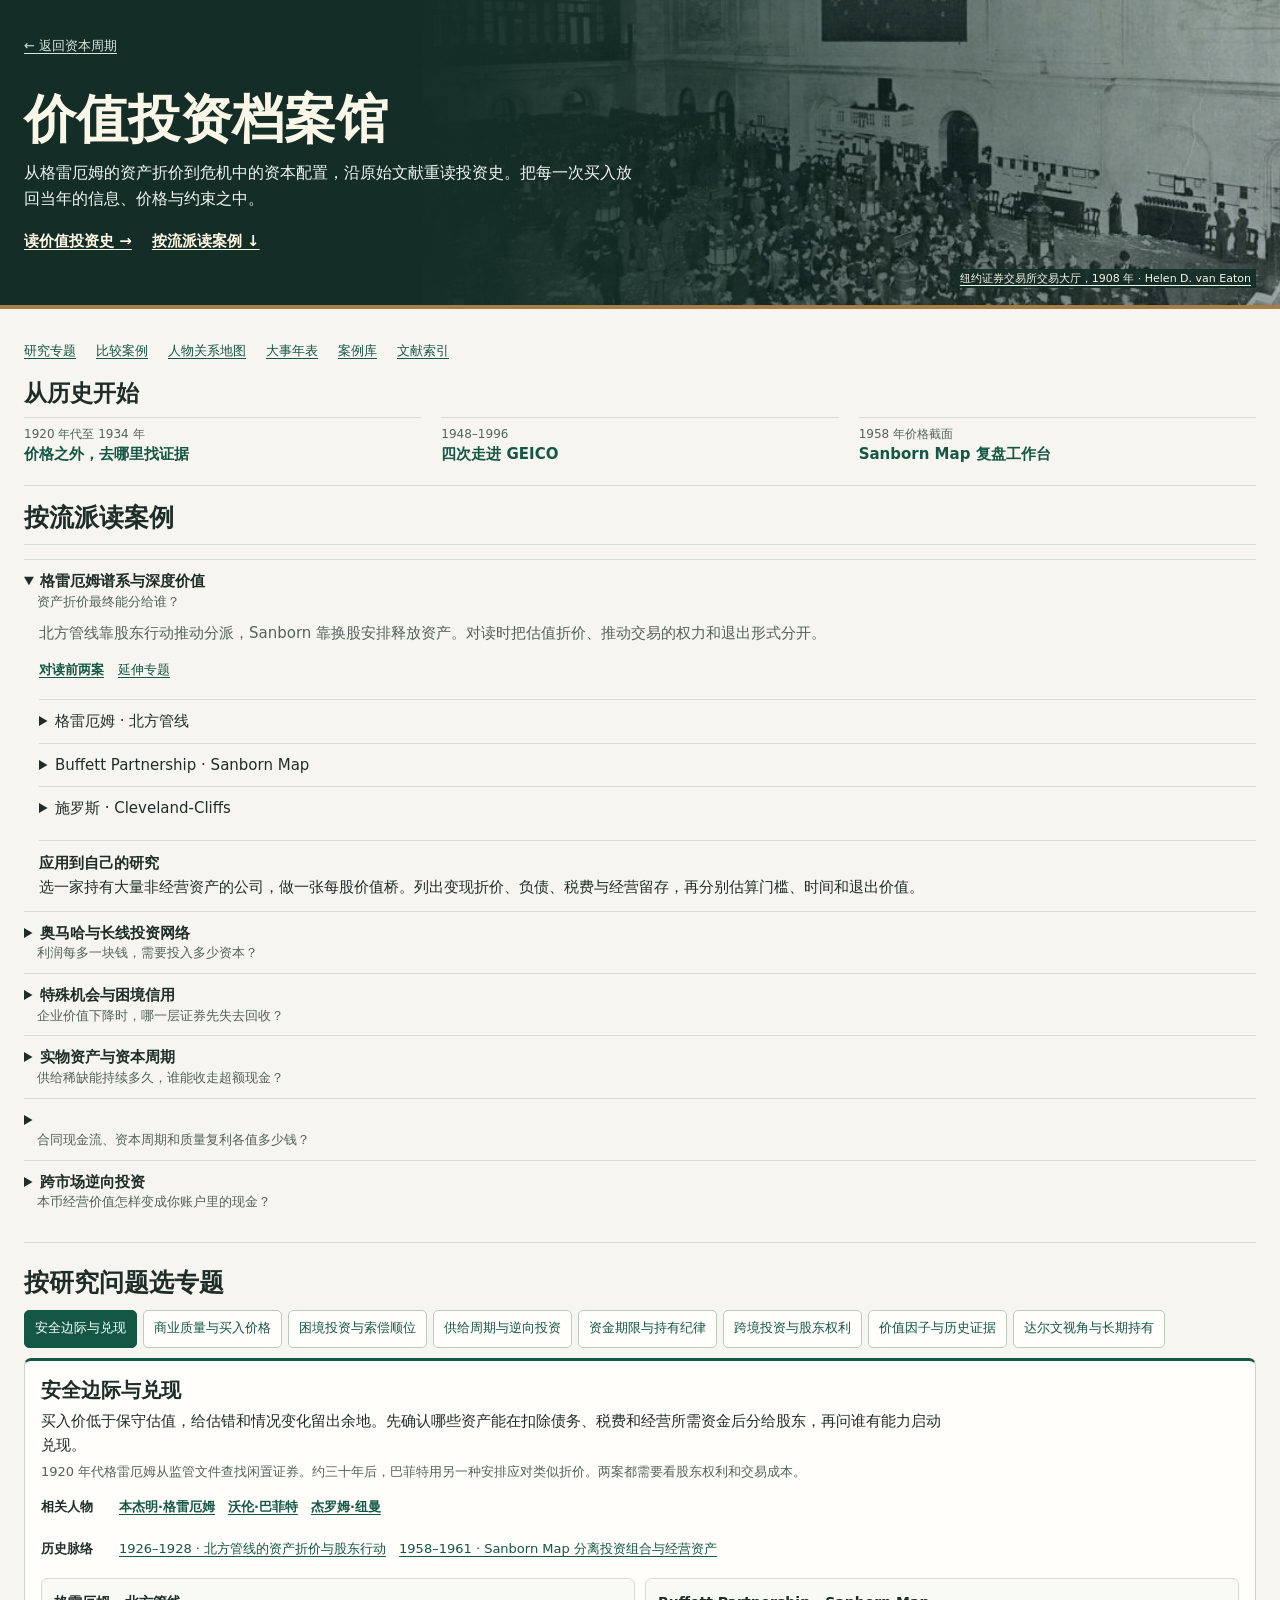
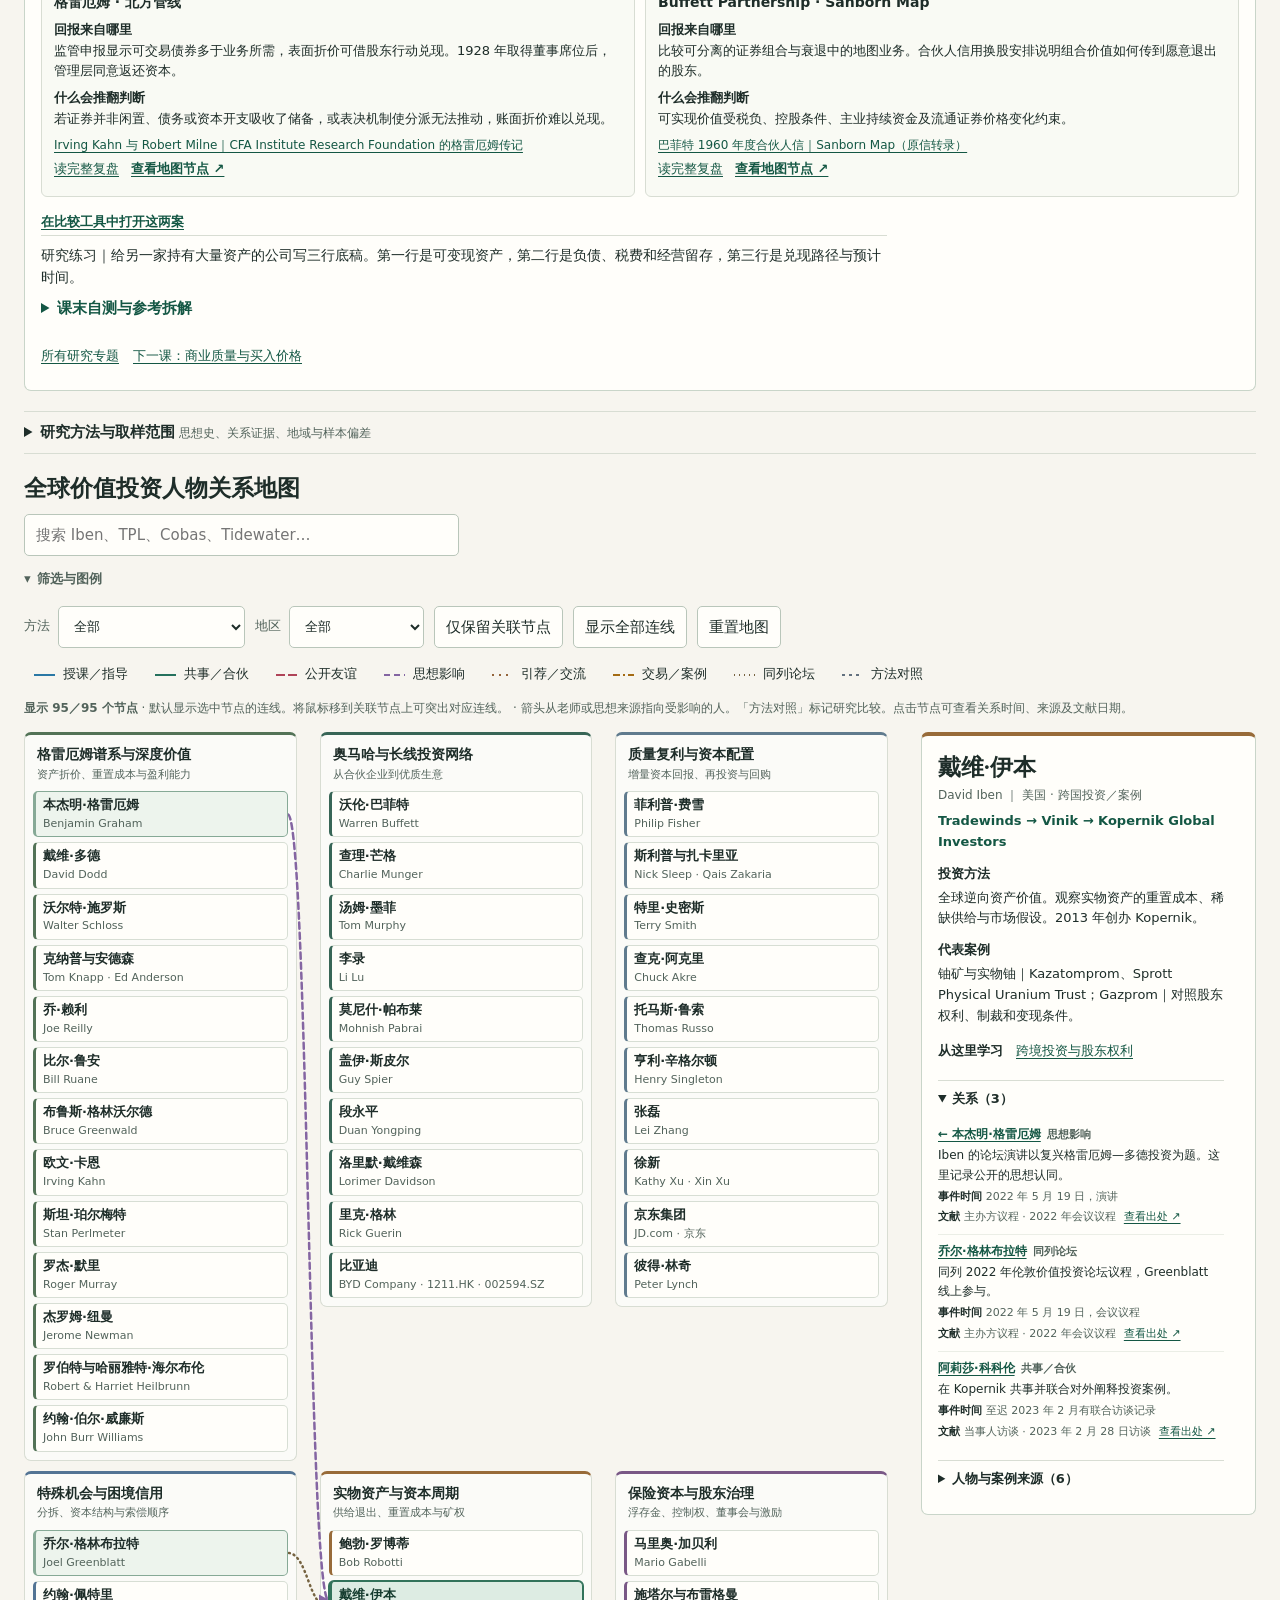
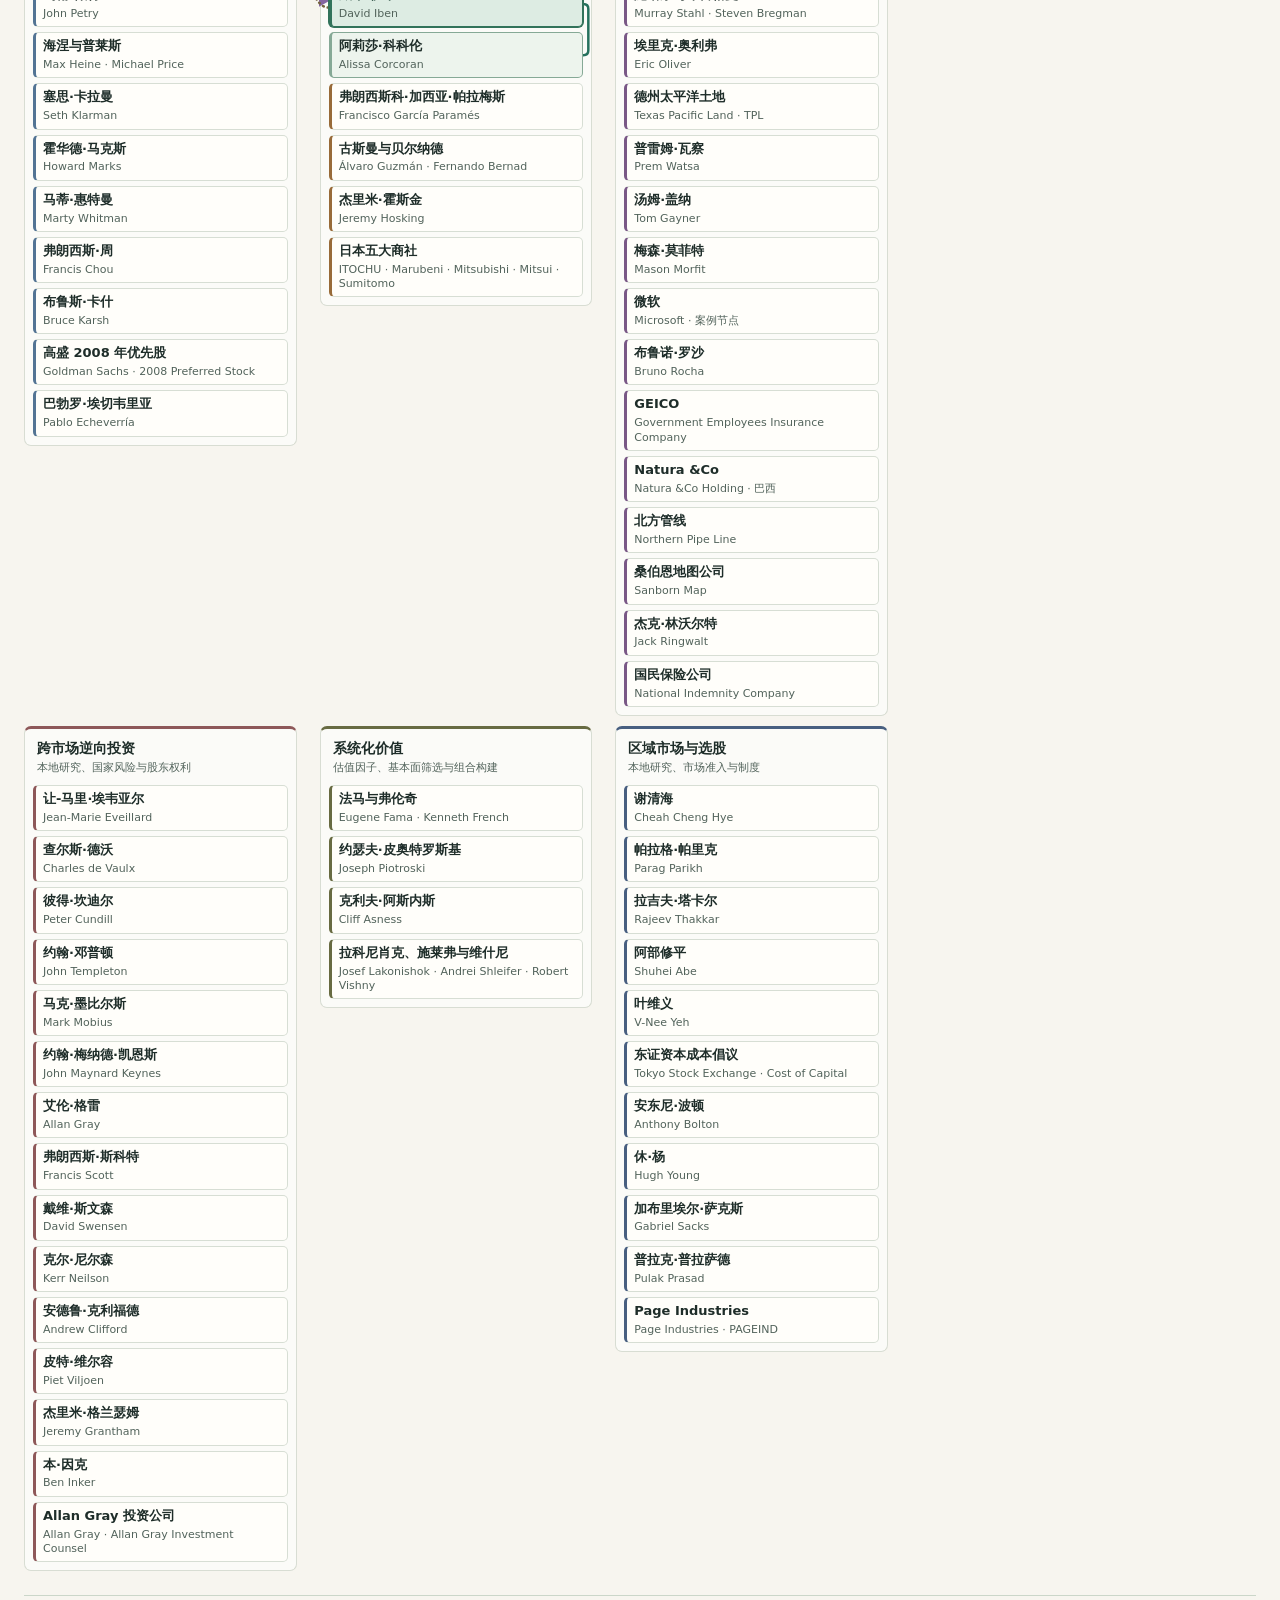
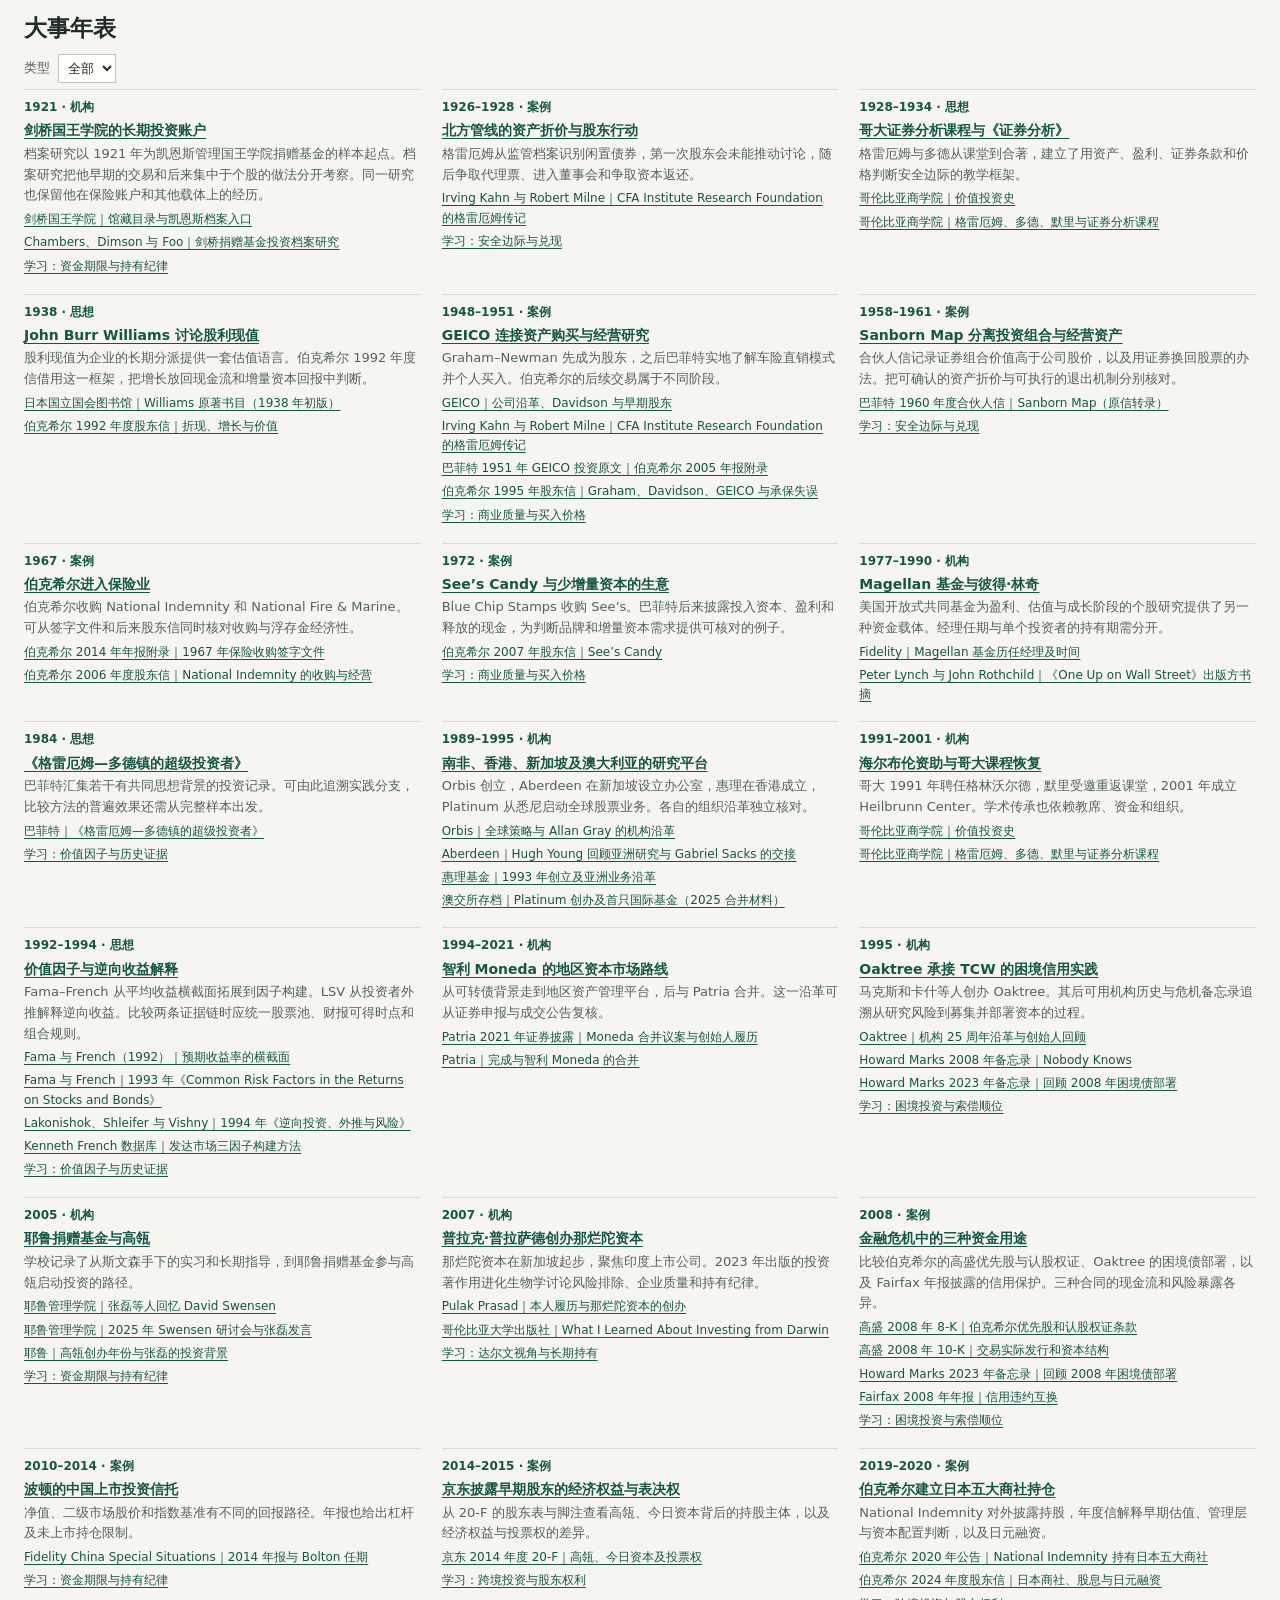
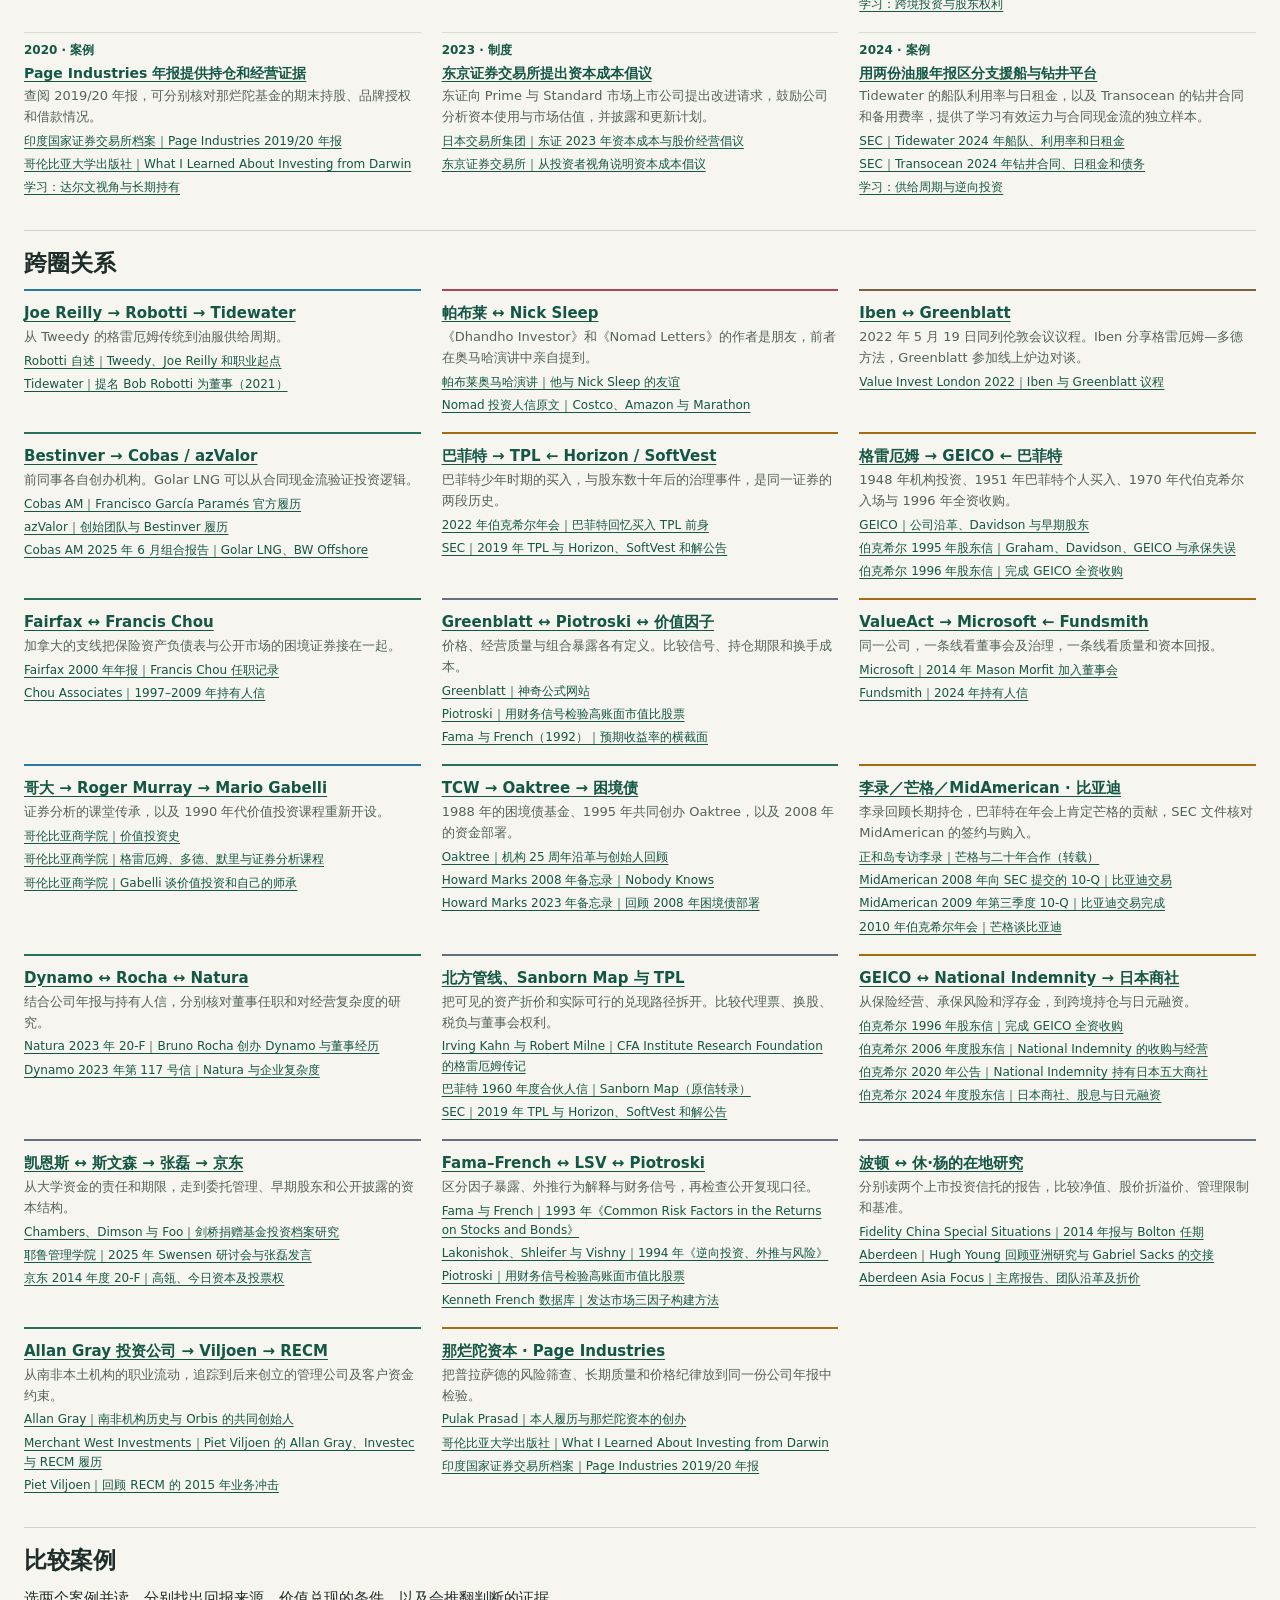
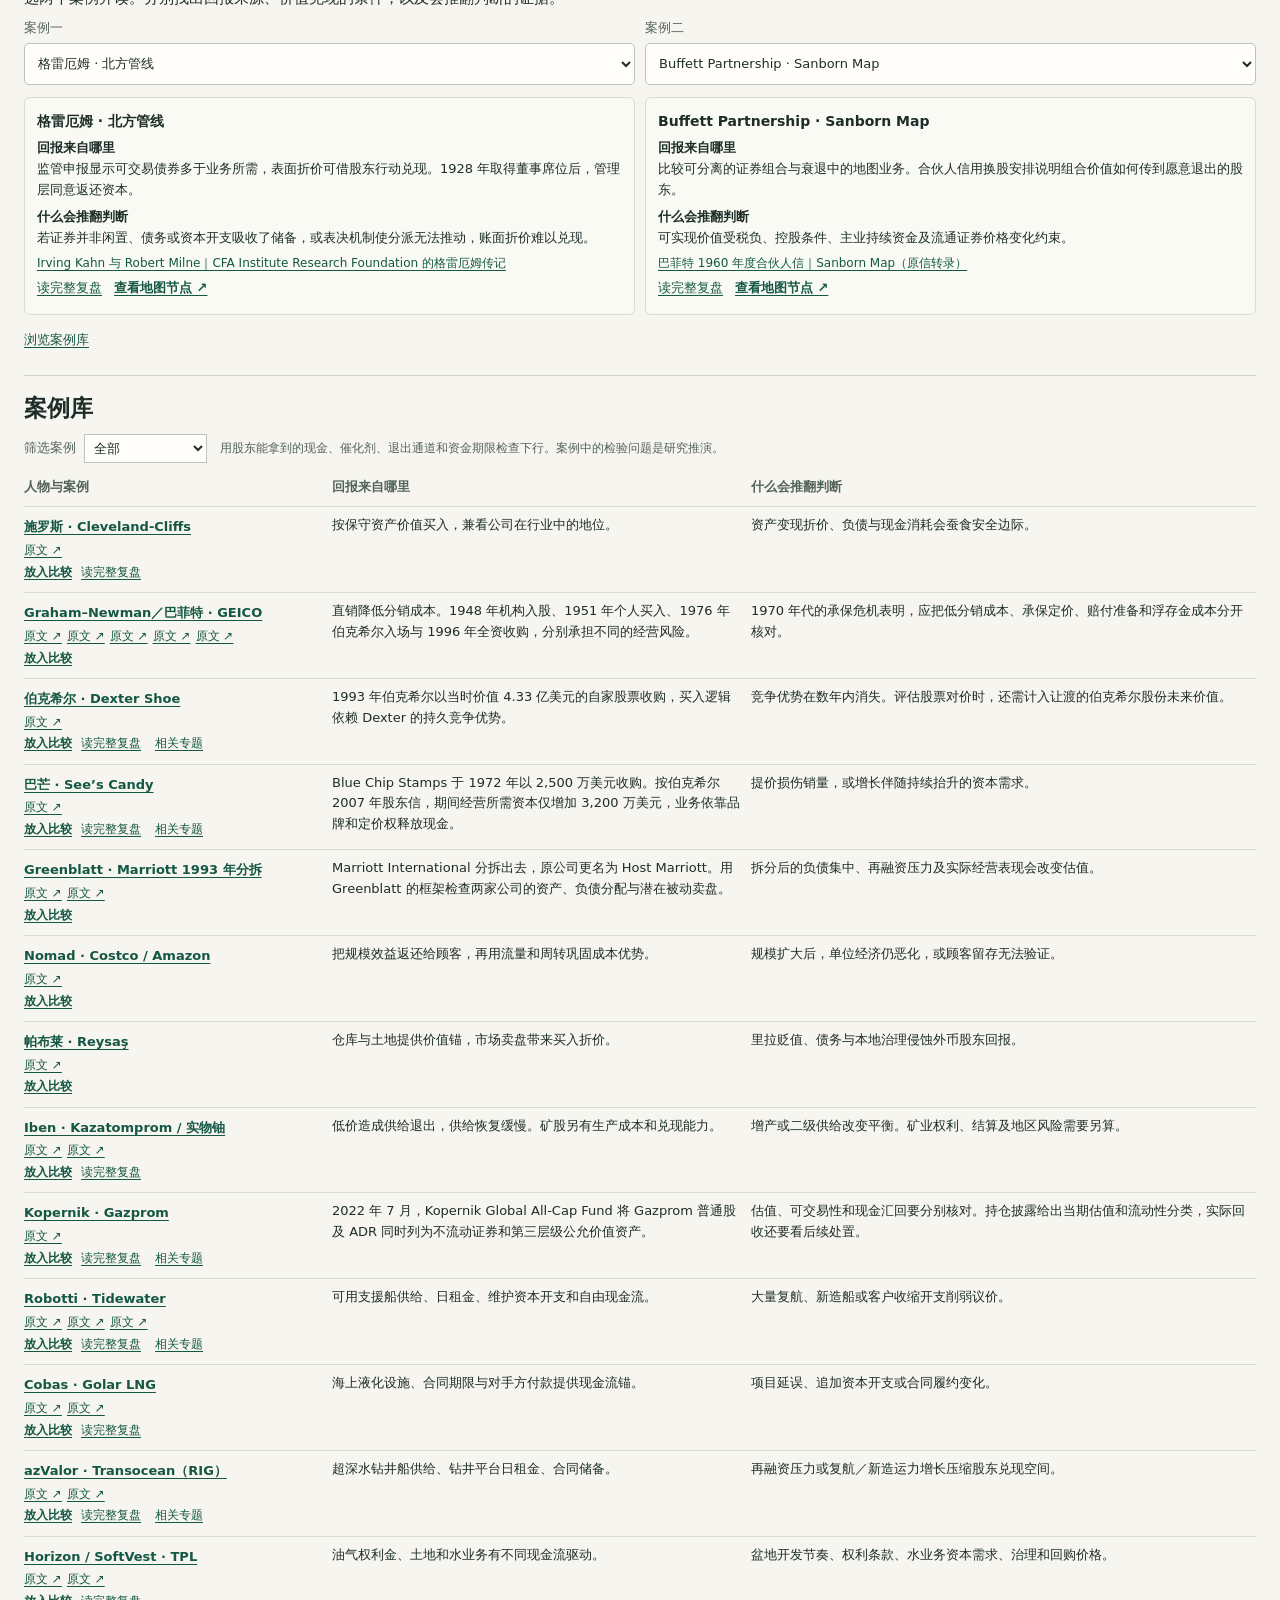
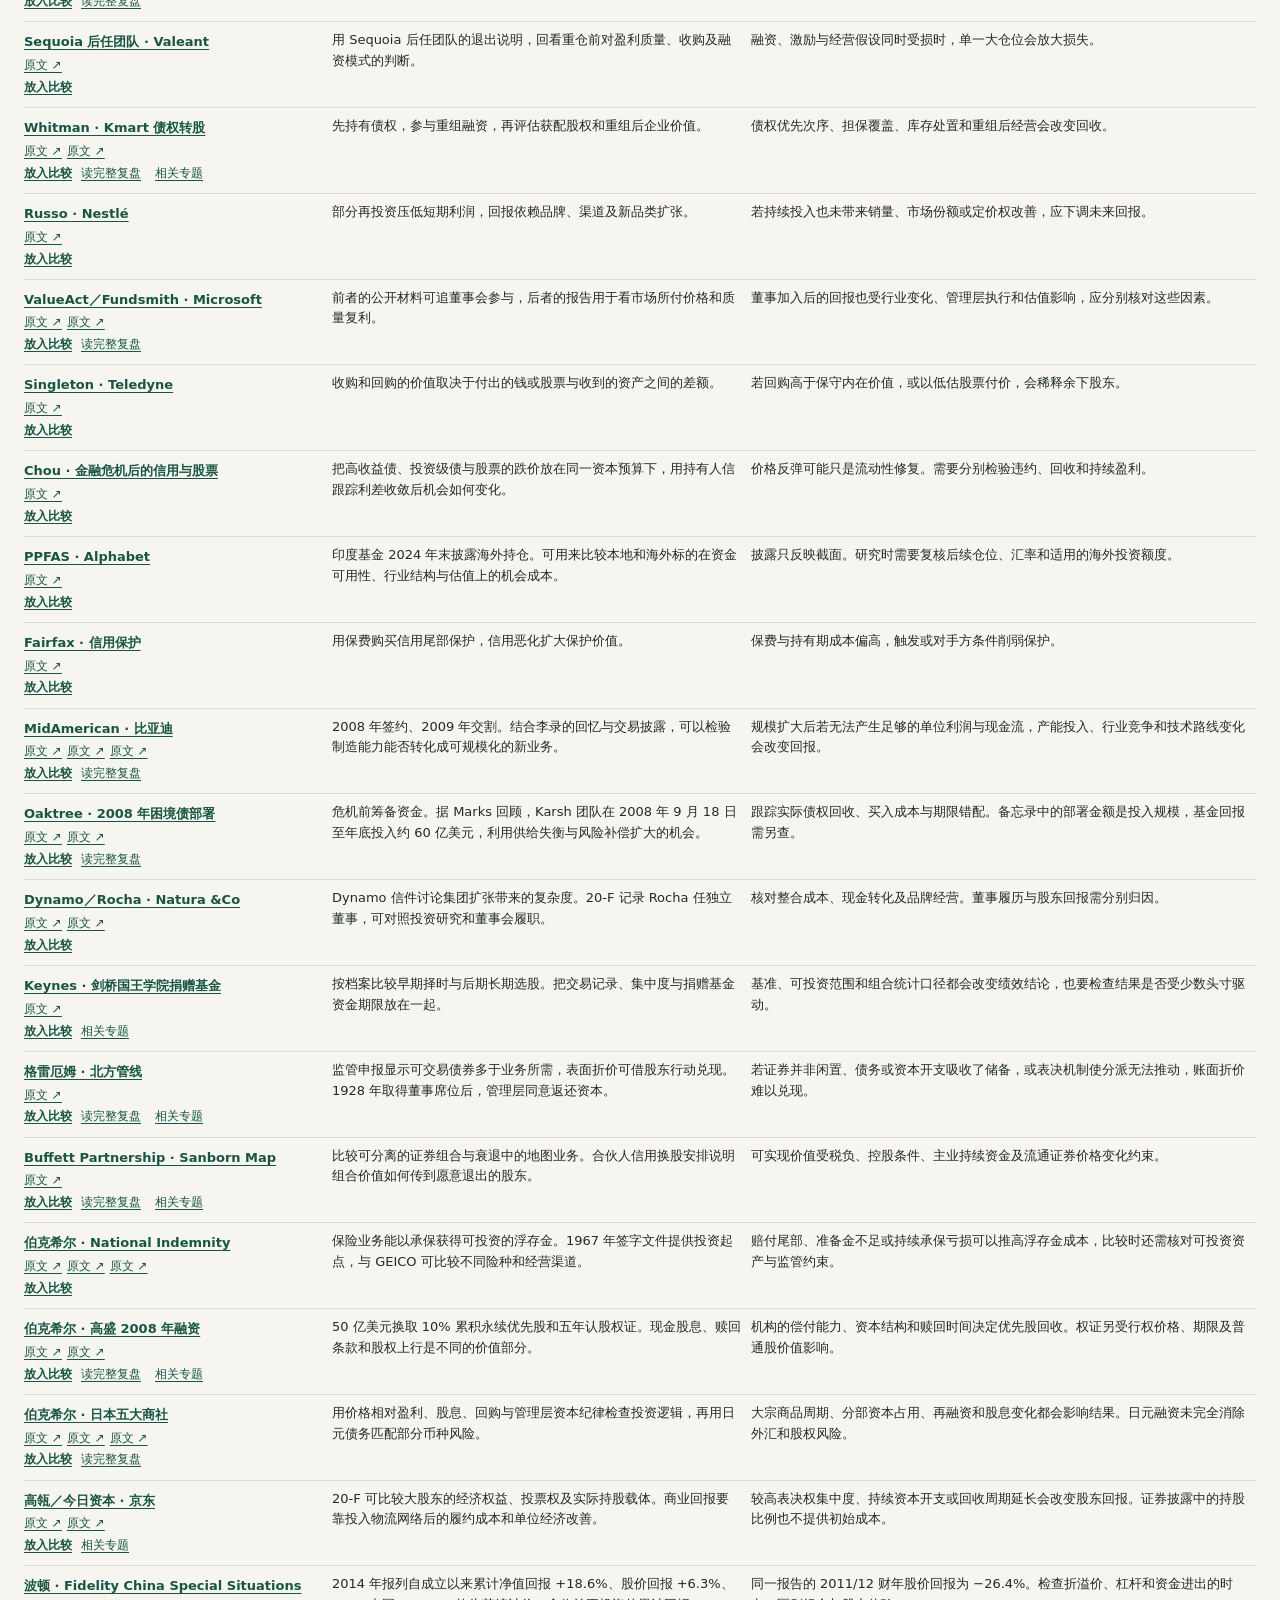
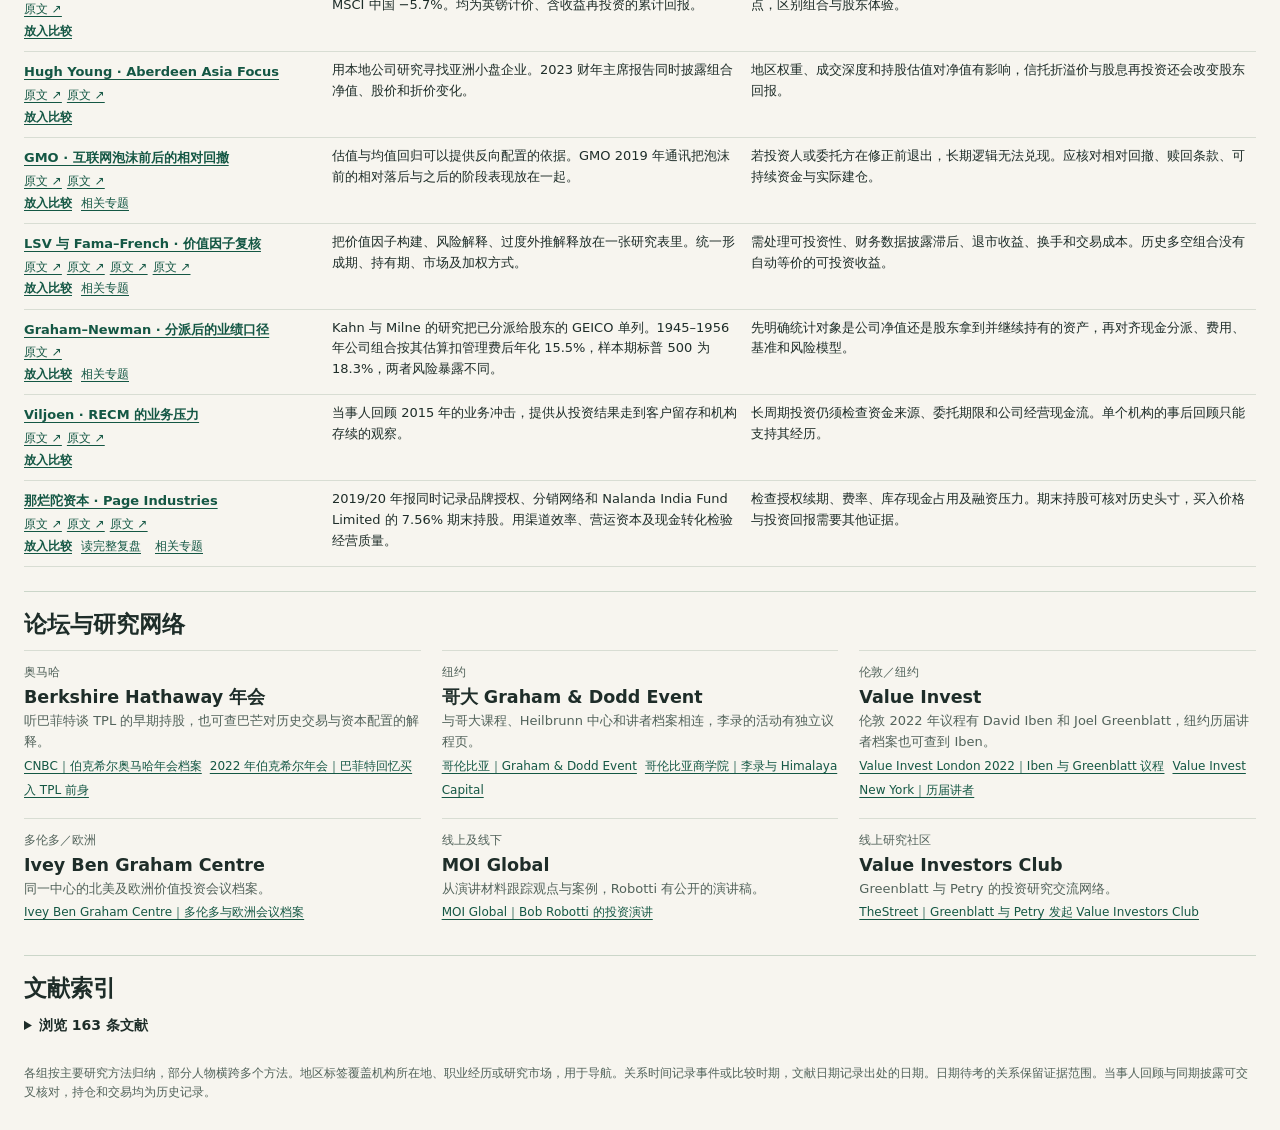
<file: value-investing/index.html>
<!doctype html>
<html lang="zh-CN">
<head>
<meta charset="utf-8">
<meta name="viewport" content="width=device-width, initial-scale=1">
<title>价值投资档案馆｜资本周期</title>
<meta name="description" content="从投资史、原始文献、人物关系与案例复盘学习价值投资。">
<link rel="canonical" href="https://capital-cycle-dashboard.pages.dev/value-investing/">
<style>
:root{color-scheme:light;--page:#f7f5ef;--panel:#fffefa;--ink:#1e2d29;--muted:#52635b;--line:#d8ddd3;--accent:#145744;--dark:#142e27}
*{box-sizing:border-box}
body{margin:0;color:var(--ink);background:var(--page);font:15px/1.6 "Noto Sans CJK SC","PingFang SC","Microsoft YaHei",system-ui,sans-serif}
h1,h2,h3,p{margin:0}
button,input,select{font:inherit}
button{cursor:pointer}
button:focus-visible,input:focus-visible,a:focus-visible,select:focus-visible{outline:3px solid #236daa;outline-offset:3px}
a{color:var(--accent);text-decoration-thickness:1px;text-underline-offset:3px}
header.hero{position:relative;isolation:isolate;overflow:hidden;background:var(--dark);color:#faf7e8;padding:26px 24px 18px;border-bottom:4px solid #a77f45}
.hero-image{position:absolute;inset:0 0 0 auto;width:67%;height:100%;object-fit:cover;object-position:50% 46%;z-index:-2}
header.hero::before{content:"";position:absolute;inset:0;z-index:-1;background:linear-gradient(90deg,#142e27 28%,#142e27f7 36%,#142e27a8 66%,#142e2766)}
.wrap{width:min(1420px,100%);margin:auto}
h1{font-family:"Noto Serif CJK SC","Songti SC",serif;font-size:52px;font-weight:800;line-height:1.24;margin:16px 0 8px}
.hero-intro{max-width:38em;color:#f0f6f1;font-size:16px}
.hero-links{display:flex;flex-wrap:wrap;gap:6px 20px;margin:9px 0}
.hero-links a{color:#fff8e4;padding:8px 0;font-weight:700}
.photo-credit{display:block;text-align:right;font-size:11px}
.photo-credit a{color:#f7f3e7;background:#142e27e8;padding:3px 5px}
.archive-index{margin-bottom:16px;border-bottom:1px solid var(--line);padding-bottom:12px}
.archive-index h2{font:800 23px/1.3 "Noto Serif CJK SC","Songti SC",serif;margin-bottom:8px}
.archive-links{display:grid;grid-template-columns:repeat(3,minmax(0,1fr));gap:6px 20px}
.archive-links a{border-top:1px solid var(--line);display:block;padding:7px 0;text-decoration:none;line-height:1.5}
.archive-links a:hover strong{text-decoration:underline}
.archive-links span{display:block;font-size:12px;color:var(--muted)}
#map-title{font:800 23px/1.3 "Noto Serif CJK SC","Songti SC",serif;margin-bottom:10px}
@media(max-width:660px){
  header.hero{padding:18px 17px 12px}
  .hero-image{width:100%;object-position:60% 44%}
  header.hero::before{background:#142e27d6}
  .hero h1{font-size:36px}
  .hero-intro{font-size:14px}
  .archive-links{grid-template-columns:minmax(0,1fr)}
}
main{padding:24px}
.controls{display:flex;gap:10px;flex-wrap:wrap;align-items:center}
.search{display:flex;align-items:center;gap:8px;flex:1 1 290px;max-width:435px}
.search input{width:100%;min-width:0}
.controls input,.controls select,.quiet{border:1px solid #b9c6ba;background:var(--panel);color:var(--ink);border-radius:5px;padding:8px 11px;min-height:42px}
.filter{display:flex;align-items:center;gap:8px;color:var(--muted);font-size:13px}
.legend{display:flex;flex-wrap:wrap;gap:4px 8px;margin-top:10px}
.legend button{background:transparent;color:var(--ink);border:1px solid transparent;padding:5px 8px;border-radius:5px;font-size:13px;display:inline-flex;gap:7px;align-items:center;min-height:34px}
.legend button[aria-pressed="true"]{background:#e7ede6;border-color:#a1b5a6}
.legend svg{overflow:visible;flex:none}
.note{margin:7px 0 14px;color:var(--muted);font-size:12px}
.layout{display:grid;grid-template-columns:minmax(0,1fr) 335px;gap:17px;align-items:start}
.graph{position:relative;display:grid;grid-template-columns:repeat(3,minmax(0,1fr));gap:10px 23px;padding-right:16px;align-items:start;isolation:isolate}
.network{position:absolute;width:100%;height:100%;inset:0;pointer-events:none;z-index:1;overflow:hidden}
.cluster{position:relative;border:1px solid var(--line);border-top:3px solid var(--group-color);border-radius:7px;background:#fbfbf8;min-width:0;padding:10px 8px 8px}
.cluster h2{font-size:14px;line-height:1.4;padding:0 4px 1px}
.cluster p{font-size:11px;color:var(--muted);padding:0 4px 8px}
.cluster ul{display:grid;align-content:start;gap:5px;list-style:none;margin:0;padding:0}
.cluster li[hidden],.cluster[hidden]{display:none}
.node{position:relative;z-index:2;display:block;width:100%;min-height:42px;background:var(--panel);color:var(--ink);border:1px solid #d7ded4;border-left:3px solid var(--group-color);border-radius:5px;text-align:left;padding:5px 7px;line-height:1.3;overflow-wrap:anywhere}
.node b,.node small{display:block}
.node b{font-size:13px}
.node small{font-size:11px;color:var(--muted);margin-top:3px}
.node[aria-pressed="true"]{background:#ddece3;border-color:#32735b;color:#143b2e;box-shadow:0 0 0 1px #32735b}
.node.related{background:#edf4ed;border-color:#86a996}
.node:hover{background:#e5f0e7}
.edge{fill:none;stroke-width:1.25;opacity:.25;stroke-linecap:round}
.edge.active{stroke-width:2.5;opacity:1}
.network:not(.show-all) .edge:not(.active){display:none}
.network.focus-peer .edge:not(.focused){opacity:.12}
.network .edge.focused{stroke-width:3.25}
@media(max-width:830px){.line-controls{display:none}.graph{gap:8px;padding-right:0}}
.empty{grid-column:1/-1;padding:20px;border:1px solid var(--line);border-radius:6px}
.detail{min-width:0;background:var(--panel);border:1px solid #c9d5c9;border-top:4px solid var(--accent);border-radius:7px;padding:16px}
.layout>.detail{position:sticky;top:12px;max-height:calc(100vh - 24px);max-height:calc(100dvh - 24px);overflow:auto;scrollbar-gutter:stable}
.detail-section{border-top:1px solid var(--line);margin-top:12px}
.detail-section>summary{cursor:pointer;padding:8px 0;font-size:13px;font-weight:750}
.detail-section>summary:focus-visible,.detail h2:focus-visible{outline:2px solid #236daa;outline-offset:2px}
.detail .relation .record{display:flex;flex-wrap:wrap;gap:2px 8px;margin:3px 0}
.detail .relation .record span{overflow-wrap:anywhere}
.detail .relation .evidence{align-items:center}
.detail .relation .evidence a{margin-right:8px}
.relation .record b{color:var(--ink);font-weight:650}
.route-links{display:flex;flex-wrap:wrap;gap:4px 10px;margin-top:4px;font-size:12px}
@media(max-width:830px){.detail-section>summary{padding:12px 0}}
.detail h2{font:800 23px/1.35 "Noto Serif CJK SC","Songti SC",serif;overflow-wrap:anywhere}
.detail .origin{color:var(--muted);font-size:12px;margin-top:3px}
.detail .org{font-size:13px;color:var(--accent);font-weight:700;margin:6px 0 10px}
.detail h3{font-size:13px;margin:11px 0 3px}
.detail p{font-size:13px;line-height:1.6}
.detail ul{list-style:none;margin:0;padding:0}
.detail li{padding:5px 0;border-top:1px solid #ebeee6;font-size:12px}
.detail li:first-child{border-top:0}
.linklike{border:0;background:transparent;color:var(--accent);font-weight:750;padding:2px 0;text-align:left;text-decoration:underline;text-underline-offset:3px}
.relation .kind{font-size:11px;font-weight:700;margin-left:6px;color:var(--muted)}
.relation p{font-size:12px}
.relation a{font-size:11px}
dialog{max-width:min(550px,calc(100% - 24px));max-height:calc(100dvh - 22px);padding:0;border:0;background:var(--panel);color:var(--ink);border-radius:8px}
dialog::backdrop{background:#11241b95}
.dialog-bar{position:sticky;top:0;z-index:2;display:flex;justify-content:flex-end;background:var(--panel);padding:8px 11px;border-bottom:1px solid var(--line)}
dialog .detail{border:0}
.assessment{margin-bottom:20px;border-block:1px solid var(--line);padding:9px 0}
.assessment summary{cursor:pointer;line-height:1.5}
.assessment summary span,.case-controls p{font-size:12px;color:var(--muted)}
.assessment>p{max-width:95ch;margin:9px 0;font-size:13px}
.assessment-grid{display:grid;grid-template-columns:repeat(2,minmax(0,1fr));gap:6px 19px}
.assessment-grid section{border-top:1px solid var(--line);padding:6px 0}
.assessment-grid h3{font-size:14px}
.assessment-grid p{font-size:12px;margin-bottom:3px}
.assessment-grid a{font-size:11px;display:inline-block;margin-right:8px}
.case-controls{display:flex;flex-wrap:wrap;gap:6px 13px;align-items:center;margin-bottom:6px}
.case-controls select{font:inherit;background:var(--panel);color:var(--ink);border:1px solid #b9c6ba;padding:5px}
.quiet[aria-pressed="true"]{background:#ddece3;border-color:#32735b;color:#143b2e}
.relation .record{color:var(--muted);font-size:11px;margin-top:2px}
.page-links{display:flex;flex-wrap:wrap;gap:4px 20px;margin:0 0 10px;font-size:13px}
.page-links a{display:inline-flex;align-items:center;min-height:36px}
#learn,#map-search,#history,#case-compare,#case-title,#bibliography,.lesson-panel,.history-list li{scroll-margin-top:16px}
.learning{margin-bottom:20px}
.learning h2{font:800 25px/1.3 "Noto Serif CJK SC","Songti SC",serif;margin:0 0 10px}
.case-curriculum{padding:14px 0 20px;border-block:1px solid var(--line);margin-bottom:24px}
.track{border-top:1px solid var(--line)}
.track summary,.case-dossier summary{cursor:pointer;padding:10px 0;line-height:1.5}
.track summary small{display:block;color:var(--muted);margin-left:1em}
.track-body{padding:0 0 12px 1em}
.track-body>p{max-width:92ch;color:var(--muted)}
.track-links{display:flex;flex-wrap:wrap;gap:6px 14px;margin:6px 0 10px}
.track-links a,.track-links button{min-height:38px;display:inline-flex;align-items:center;font-size:13px}
.case-dossier{border-top:1px solid var(--line);scroll-margin-top:16px}
.case-dossier dl{display:grid;grid-template-columns:7em minmax(0,1fr);gap:8px 12px;margin:0 0 10px;max-width:92ch}
.case-dossier dt{font-weight:750;color:var(--accent)}
.case-dossier dd{margin:0;overflow-wrap:anywhere}
.track-assignment{border-top:1px solid var(--line);padding-top:10px;margin-top:10px}
.study-card .dossier-link{display:inline-block;margin:4px 12px 4px 0;font-size:13px}
@media(max-width:660px){
  .track-body{padding-left:0}
  .case-dossier dl{display:block}
  .case-dossier dd{margin-bottom:10px}
  .track summary,.case-dossier summary,.track-links a,.track-links button{min-height:44px}
}
.lesson-nav{display:flex;flex-wrap:wrap;gap:6px;margin:0 0 10px}
.lesson-nav a{display:inline-flex;align-items:center;min-height:38px;padding:5px 10px;border:1px solid #bccbc0;border-radius:5px;background:var(--panel);font-size:13px;text-decoration:none}
.lesson-nav a[aria-current="true"]{background:var(--accent);border-color:var(--accent);color:#fff}
.lesson-panel{padding:16px;border:1px solid #c9d5c9;border-top:3px solid var(--accent);border-radius:7px;background:var(--panel)}
.lesson-panel h3{margin-bottom:6px;font-size:20px;line-height:1.3}
.lesson-panel>p,.lesson-review{max-width:95ch}
.lesson-context{margin-top:5px;color:var(--muted);font-size:13px}
.study-cases{display:grid;grid-template-columns:repeat(2,minmax(0,1fr));gap:10px;margin:12px 0;align-items:stretch}
.study-card{min-width:0;padding:12px;border:1px solid var(--line);border-radius:6px;background:#f9faf4;overflow-wrap:anywhere}
.study-card h4{font-size:14px;margin:0}
.study-card dl{margin:6px 0;font-size:13px}
.study-card dt{font-weight:750}
.study-card dd{margin:0 0 6px}
.study-card .linklike{font-size:13px}
.lesson-links{display:flex;flex-wrap:wrap;gap:4px 13px;align-items:center;margin:8px 0;font-size:13px}
.lesson-links a,.lesson-links button{min-height:34px;display:inline-flex;align-items:center}
.lesson-links strong{min-width:5em}
.lesson-quiz{margin:12px 0}
.lesson-quiz fieldset{border:1px solid var(--line);border-radius:6px;padding:8px 12px 12px;margin:0;min-inline-size:0}
.lesson-quiz legend{font-weight:750;padding:0 4px}
.lesson-options{display:grid;gap:5px;margin:8px 0}
.lesson-options label{display:flex;gap:8px;align-items:baseline;padding:3px 0;cursor:pointer;font-size:14px}
.lesson-options input{accent-color:var(--accent);flex:none;margin-inline:0}
.lesson-feedback{font-size:13px;font-weight:700;margin-top:5px}
.lesson-review{padding:8px 0}
.lesson-review summary{cursor:pointer;font-weight:750;color:var(--accent)}
.lesson-review p{margin-top:4px;font-size:14px}
.lesson-practice{padding-top:8px;border-top:1px solid var(--line);font-size:14px}
.lesson-nav a:focus-visible,#compare-title:focus-visible,.lesson-review summary:focus-visible{outline:3px solid #236daa;outline-offset:3px}
.compare-controls{display:grid;grid-template-columns:repeat(2,minmax(0,1fr));gap:10px;margin-top:8px}
.compare-controls .filter{display:grid;gap:4px;min-width:0}
.compare-controls select{width:100%;min-width:0;min-height:42px;padding:5px 9px;background:var(--panel);border:1px solid #b9c6ba;border-radius:5px;color:var(--ink)}
.section-link,.study-action{font-size:13px}
.case-actions{display:flex;flex-wrap:wrap;gap:4px 9px;align-items:center}
.case-actions a,.case-actions button{font-size:12px}
.history-lesson{font-size:12px;display:inline-block;margin-top:3px}
.lesson-pages{display:flex;flex-wrap:wrap;gap:6px 14px;align-items:center;margin-top:10px;font-size:13px}
.lesson-pages a{min-height:36px;display:inline-flex;align-items:center}
@media(max-width:660px){.lesson-pages a{min-height:44px}}
@media(max-width:660px){
  .study-cases,.compare-controls{grid-template-columns:minmax(0,1fr)}
  .lesson-panel{padding:12px}
  .lesson-links a,.lesson-links button,.lesson-nav a,.lesson-options label,.lesson-review summary{min-height:44px}
  .lesson-options label{align-items:center}
}
@media print{.lesson-nav,.lesson-quiz,.compare-controls,.study-action,.case-actions{display:none}}
.section{border-top:1px solid #cbd6c9;margin-top:24px;padding-top:17px}
.history-list,.source-list{display:grid;grid-template-columns:repeat(3,minmax(0,1fr));gap:9px 21px;list-style:none;margin:0;padding:0}
.history-list li,.source-list li{min-width:0;border-top:1px solid var(--line);padding:8px 0;overflow-wrap:anywhere}
.history-list li[hidden],.source-list li[hidden]{display:none}
.history-list h3{font-size:14px}
.history-list p,.bibliography p{font-size:13px;color:var(--muted)}
.history-list .period,.source-meta,#source-count{font-size:12px;color:var(--muted)}
.history-list .period{display:block;font-weight:750;color:var(--accent)}
.history-list .linklike,.source-list a{overflow-wrap:anywhere}
.bibliography summary{font-size:14px;font-weight:750;cursor:pointer;margin-bottom:8px}
.bibliography .source-controls{margin:10px 0}
.source-controls input{width:min(100%,25rem)}
.source-list a{font-size:13px}
@media(max-width:830px){.history-list,.source-list{grid-template-columns:repeat(2,minmax(0,1fr))}.page-links a{min-height:44px}}
@media(max-width:550px){.history-list,.source-list{grid-template-columns:minmax(0,1fr)}.source-controls input{flex:1 1 12rem;min-width:0}}
.section h2{font:800 23px/1.35 "Noto Serif CJK SC","Songti SC",serif;margin-bottom:10px}
.route-list,.events{display:grid;grid-template-columns:repeat(3,minmax(0,1fr));gap:9px 21px;list-style:none;margin:0;padding:0}
.route-list li,.events li{border-top:1px solid var(--line);padding:8px 0;overflow-wrap:anywhere}
.route-list li{border-top:2px solid var(--route-color)}
.route-list p,.events p{font-size:13px;color:var(--muted)}
.events em{font-style:normal;color:var(--muted);font-size:12px}
.events a{margin-right:8px;font-size:12px}
.cases{border-collapse:collapse;width:100%;font-size:13px}
.cases th,.cases td{border-bottom:1px solid var(--line);padding:8px 10px 8px 0;text-align:left;vertical-align:top}
.cases th{color:var(--muted);font-weight:700}
.cases td:first-child{width:25%}
.cases td:nth-child(2){width:34%}
.cases a{font-size:12px;display:inline-block;margin-right:5px}
footer{margin:19px 0 4px;color:var(--muted);font-size:12px}
.sr{position:absolute;width:1px;height:1px;margin:-1px;overflow:hidden;clip-path:inset(50%);white-space:nowrap}
@media(max-width:1100px){.graph{grid-template-columns:repeat(2,minmax(0,1fr))}.layout{grid-template-columns:minmax(0,1fr) 305px}}
@media(max-width:830px){.layout{display:block}.layout>.detail{display:none}.graph{grid-template-columns:repeat(3,minmax(0,1fr))}.route-list,.events{grid-template-columns:repeat(2,minmax(0,1fr))}}
@media(max-width:550px){header.hero{padding:29px 14px 25px}main{padding:15px 12px}.graph{grid-template-columns:repeat(2,minmax(0,1fr))}.legend button{min-height:40px;padding:4px 5px}.controls input,.controls select{font-size:16px}.cluster{padding:8px 5px 5px}.node{min-height:44px}.cluster p{font-size:10px}.route-list,.events{gap:5px 12px}.cases td,.cases th{padding-right:6px}}
.tools{margin:2px 0 0}
.tools>summary{cursor:pointer;min-height:44px;display:flex;align-items:center;color:var(--muted);font-size:13px;font-weight:700}
.tools[open]>summary{margin-bottom:4px}
.tools>summary::before{content:"▸";display:inline-block;margin-right:6px;transition:transform .15s}
.tools[open]>summary::before{transform:rotate(90deg)}
@media(max-width:830px){.assessment summary{display:flex;flex-wrap:wrap;align-items:center;min-height:44px;gap:0 6px}.assessment summary::before{content:"▸";transition:transform .15s}.assessment[open] summary::before{transform:rotate(90deg)}.case-controls select{min-height:44px}}
.deg{display:none;font-size:10px;color:var(--accent);font-weight:700;margin-top:2px}
.cases tr[hidden]{display:none}
@media(max-width:830px){
.network{display:none}
.deg{display:block}
.node.related{background:#e6f0e8;border-color:#32735b}
.detail li a,.relation a,.assessment-grid a,.events a,.cases a{display:inline-flex;align-items:center;min-height:44px;padding:0 4px;margin-right:6px}
.linklike{display:inline-flex;align-items:center;min-height:44px}
}
@media(max-width:550px){
.tools .controls{display:grid;grid-template-columns:repeat(2,minmax(0,1fr));gap:8px}
.tools .controls select,.tools .controls button{width:100%;min-width:0}
.tools .filter{flex-direction:column;align-items:stretch;gap:4px}
.cases,.cases tbody,.cases tr,.cases td{display:block;width:auto!important}
.cases thead{display:none}
.cases tr{border:1px solid var(--line);border-radius:7px;background:var(--panel);padding:10px 12px;margin-bottom:8px}
.cases tr[hidden]{display:none}
.cases td{border:0;padding:3px 0}
.cases td:first-child{padding-bottom:6px;display:flex;flex-wrap:wrap;align-items:center;gap:0 4px}
.cases td:first-child br{display:none}
.cases .linklike{flex:1 1 100%;min-height:40px}
.cases a{min-height:40px}
.cases td[data-label]::before{content:attr(data-label);display:block;font-size:11px;font-weight:700;color:var(--muted)}
}
@media print{header.hero{background:white;color:black;padding:8px 0;border-color:#555}header.hero p:last-child,.eyebrow{color:#333}main{padding:10px 0}.controls,.tools,.network,.layout>.detail,.legend,.note,dialog{display:none}.layout{display:block}.graph{grid-template-columns:repeat(3,minmax(0,1fr))}.cluster,.cases tr{break-inside:avoid}body{background:white}.node{min-height:0;padding:4px}}
.site-return{display:inline-flex;align-items:center;min-height:40px;margin-bottom:6px;color:#d8e5dc;font-size:13px}
.site-return:focus-visible{outline-color:#b9d1c4}
@media print{.site-return{display:none}}
</style>
</head>
<body>
<header class="hero">
  <img class="hero-image" src="nyse-1908.jpg" alt="" width="737" height="501" fetchpriority="high">
  <div class="wrap">
    <a class="site-return" href="../">← 返回资本周期</a>
    <h1>价值投资档案馆</h1>
    <p class="hero-intro">从格雷厄姆的资产折价到危机中的资本配置，沿原始文献重读投资史。把每一次买入放回当年的信息、价格与约束之中。</p>
    <nav class="hero-links" aria-label="档案馆入口">
      <a href="history.html">读价值投资史 →</a>
      <a href="#learn">按流派读案例 ↓</a>
    </nav>
    <small class="photo-credit"><a href="https://commons.wikimedia.org/wiki/File:Stockexchange.jpg">纽约证券交易所交易大厅，1908 年 · Helen D. van Eaton</a></small>
  </div>
</header>
<main class="wrap">
  <nav class="page-links" aria-label="页面章节">
    <a href="#research-topics">研究专题</a>
    <a href="#case-compare">比较案例</a>
    <a href="#map-title">人物关系地图</a>
    <a href="#history">大事年表</a>
    <a href="#case-title">案例库</a>
    <a href="#bibliography" id="bibliography-link">文献索引</a>
  </nav>
  <section class="archive-index" aria-labelledby="archive-title">
    <h2 id="archive-title">从历史开始</h2>
    <div class="archive-links">
      <a href="history.html#disclosure"><span>1920 年代至 1934 年</span><strong>价格之外，去哪里找证据</strong></a>
      <a href="history.html#geico"><span>1948–1996</span><strong>四次走进 GEICO</strong></a>
      <a href="history.html#sanborn-lab"><span>1958 年价格截面</span><strong>Sanborn Map 复盘工作台</strong></a>
    </div>
  </section>
  <section class="learning" id="learn" aria-labelledby="learn-title">
    <h2 id="learn-title">按流派读案例</h2>
    <div class="case-curriculum" id="case-curriculum"></div>
    <h2 id="research-topics">按研究问题选专题</h2>
    <nav class="lesson-nav" id="lesson-nav" aria-label="学习主题"></nav>
    <div id="lesson-panels"></div>
  </section>
  <details class="assessment" id="assessment">
    <summary><strong>研究方法与取样范围</strong><span> 思想史、关系证据、地域与样本偏差</span></summary>
    <p>最重要的修正来自 GEICO。Graham–Newman 早在 1948 年就投资了这家有成本优势的保险商。巴菲特随后亲自研究它。格雷厄姆到芒格的演变，体现为商业质量、买入价格、持有期和再投资在组合中的权重变化。</p>
    <div class="assessment-grid" id="audit"></div>
  </details>
  <h2 id="map-title">全球价值投资人物关系地图</h2>
  <div class="controls" id="map-search" aria-label="地图搜索">
    <form class="search" id="search">
      <label class="sr" for="query">搜索人物、机构或案例</label>
      <input id="query" type="search" placeholder="搜索 Iben、TPL、Cobas、Tidewater…" autocomplete="off">
    </form>
  </div>
  <details class="tools" id="tools">
    <summary>筛选与图例</summary>
    <div class="controls" aria-label="地图筛选">
    <label class="filter">方法 <select id="group"><option value="">全部</option></select></label>
    <label class="filter">地区 <select id="region"><option value="">全部</option></select></label>
    <button class="quiet" id="neighbors" type="button" aria-pressed="false">仅保留关联节点</button>
    <button class="quiet line-controls" id="all-lines" type="button" aria-pressed="false">显示全部连线</button>
    <button class="quiet" id="reset" type="button">重置地图</button>
    </div>
    <div class="legend" id="legend" aria-label="按关系筛选"></div>
  </details>
  <p class="note" id="map-note"><strong id="visible-count"></strong><span class="line-controls"> · 默认显示选中节点的连线。将鼠标移到关联节点上可突出对应连线。</span> · 箭头从老师或思想来源指向受影响的人。「方法对照」标记研究比较。点击节点可查看关系时间、来源及文献日期。</p>
  <p class="sr" id="status" aria-live="polite"></p>
  <div class="layout">
    <div class="graph" id="graph" role="region" aria-label="人物关系图" aria-describedby="map-note">
      <svg class="network" id="lines" aria-hidden="true"></svg>
      <p class="empty" id="empty" hidden>没有匹配的人物或案例。可试试英文姓氏、机构名或股票代码。</p>
    </div>
    <aside class="detail" id="details" aria-label="所选人物资料"></aside>
  </div>
  <section class="section" id="history" aria-labelledby="history-title">
    <h2 id="history-title">大事年表</h2>
    <div class="case-controls">
      <label class="filter">类型 <select id="history-filter">
        <option value="">全部</option><option>思想</option><option>机构</option><option>案例</option><option>制度</option>
      </select></label>
    </div>
    <ol class="history-list" id="history-items"></ol>
  </section>
  <section class="section" aria-labelledby="cross-title">
    <h2 id="cross-title">跨圈关系</h2>
    <ul class="route-list" id="routes"></ul>
  </section>
  <section class="section" id="case-compare" aria-labelledby="compare-title">
    <h2 id="compare-title" tabindex="-1">比较案例</h2>
    <p>选两个案例并读。分别找出回报来源、价值兑现的条件，以及会推翻判断的证据。</p>
    <div class="compare-controls">
      <label class="filter">案例一 <select id="compare-first"></select></label>
      <label class="filter">案例二 <select id="compare-second"></select></label>
    </div>
    <p class="sr" id="compare-status" aria-live="polite"></p>
    <div id="compare-cards" class="study-cases"></div>
    <a class="section-link" href="#case-title">浏览案例库</a>
  </section>
  <section class="section" aria-labelledby="case-title">
    <h2 id="case-title">案例库</h2>
    <div class="case-controls">
      <label class="filter">筛选案例 <select id="case-filter"><option value="">全部</option><option value="downside">亏损或受限</option><option value="compare">同公司／同机制</option></select></label>
      <p>用股东能拿到的现金、催化剂、退出通道和资金期限检查下行。案例中的检验问题是研究推演。</p>
    </div>
    <table class="cases">
      <thead><tr><th scope="col">人物与案例</th><th scope="col">回报来自哪里</th><th scope="col">什么会推翻判断</th></tr></thead>
      <tbody id="cases"></tbody>
    </table>
  </section>
  <section class="section" aria-labelledby="forum-title">
    <h2 id="forum-title">论坛与研究网络</h2>
    <ul class="events" id="events"></ul>
  </section>
  <section class="section" id="bibliography" aria-labelledby="bibliography-title">
    <h2 id="bibliography-title">文献索引</h2>
    <details class="bibliography" id="source-panel">
      <summary id="source-summary">浏览文献</summary>
      <p>同期披露可核对合同、持仓与时间，当事人回顾有助于理解决策。用工作论文、期刊论文和数据说明核对研究口径。</p>
      <div class="controls source-controls">
        <label class="filter" for="source-query">搜索文献</label>
        <input id="source-query" type="search" autocomplete="off" placeholder="搜索作者、机构、年份或来源类型">
        <span id="source-count" aria-live="polite"></span>
      </div>
      <ul class="source-list" id="source-items"></ul>
    </details>
  </section>
  <footer>各组按主要研究方法归纳，部分人物横跨多个方法。地区标签覆盖机构所在地、职业经历或研究市场，用于导航。关系时间记录事件或比较时期，文献日期记录出处的日期。日期待考的关系保留证据范围。当事人回顾与同期披露可交叉核对，持仓和交易均为历史记录。</footer>
</main>
<dialog id="person" aria-label="人物与关系详情">
  <form method="dialog" class="dialog-bar"><button class="quiet" type="submit">关闭详情</button></form>
  <div class="detail" id="mobile-detail"></div>
</dialog>
<script src="case-studies.js"></script>
<script>
const sources = {
  marks:["Oaktree｜Howard Marks 履历","https://www.oaktreecapital.com/about/leadership/bio/howard-marks"],
  karsh:["Oaktree｜Bruce Karsh 履历","https://www.oaktreecapital.com/about/leadership/bio/bruce-karsh"],
  marks08:["Howard Marks 2008 年备忘录｜Nobody Knows","https://www.oaktreecapital.com/docs/default-source/memos/2008-09-19-nobody-knows.pdf"],
  col:["哥伦比亚商学院｜价值投资史","https://business.columbia.edu/heilbrunn/about/valueinvestinghistory"],
  super:["巴菲特｜《格雷厄姆—多德镇的超级投资者》","https://business.columbia.edu/insights/chazen-global-insights/superinvestors-graham-and-doddsville"],
  schloss:["施罗斯父子访谈｜Cleveland-Cliffs","https://sabercapitalmgt.com/wp-content/uploads/2012/11/Walter-Schloss-OID-Interview.pdf"],
  valeant:["Sequoia 2016 年度持有人信｜退出 Valeant","https://static1.squarespace.com/static/5309a1aee4b0695e51427115/t/58a29bfc414fb57a286e9db6/1487053001032/Sequoia%2BCapital%2BLetter.pdf"],
  brk23:["伯克希尔 2023 年股东信｜芒格的角色","https://www.berkshirehathaway.com/letters/2023ltr.pdf"],
  sees:["伯克希尔 2007 年股东信｜See’s Candy","https://www.berkshirehathaway.com/letters/2007ltr.pdf#page=6"],
  murphy:["伯克希尔 1985 年股东信｜Capital Cities/ABC","https://www.berkshirehathaway.com/letters/1985.html"],
  murdir:["伯克希尔 2022 年公告｜Tom Murphy 董事经历","https://www.berkshirehathaway.com/news/feb1422.pdf"],
  murmentor:["伯克希尔 2015 年年报｜把 Murphy 当作管理榜样","https://www.berkshirehathaway.com/2015ar/2015ar.pdf"],
  fisher:["Philip Fisher 访谈｜巴菲特与费雪","https://hedgefundalpha.com/strategies/phil-fisher-interview/"],
  lilu:["正和岛专访李录｜芒格与二十年合作（转载）","https://finance.sina.com.cn/china/2024-12-14/doc-inczmiet8083165.shtml"],
  brkBYD10:["2010 年伯克希尔年会｜芒格谈比亚迪","https://buffett.cnbc.com/video/2010/05/01/morning-session---2010-berkshire-hathaway-annual-meeting.html"],
  bydClose:["MidAmerican 2009 年第三季度 10-Q｜比亚迪交易完成","https://www.sec.gov/Archives/edgar/data/1081316/000108131609000071/mehc10q_93009.htm"],
  byd:["MidAmerican 2008 年向 SEC 提交的 10-Q｜比亚迪交易","https://www.sec.gov/Archives/edgar/data/1081316/000108131608000057/mehc10q_09302008.htm"],
  colli:["哥伦比亚商学院｜李录与 Himalaya Capital","https://events.business.columbia.edu/event/36th-annual-graham-and-dodd-event-featuring-li-lu-96-96-cc-96-law-founder-and-chairman"],
  pabfriend:["帕布莱访谈原文｜芒格、晚餐与桥牌","https://cdn.prod.website-files.com/691db7fda7023478951386c6/6a4b9372924a815a0b068a32_20240308_mohnish_pabrais_session_at_the_sumzero_virtual_investor_summit_2024_on_feb_8_2024_v2.pdf"],
  lunch:["Guy Spier 自述｜与帕布莱共赴巴菲特午餐","https://time.com/archive/6904425/my-650100-lunch-with-warren-buffett/"],
  rey:["帕布莱 FLAME University 演讲｜Reysaş","https://cdn.prod.website-files.com/691db7fda7023478951386c6/6a4b92c7f49a4628602f90a1_20240212_mohnish_pabrais_presentation_and_q_a_at_the_flame_university_on_december_25_2023.pdf"],
  pabsleep:["帕布莱奥马哈演讲｜他与 Nick Sleep 的友谊","https://cdn.prod.website-files.com/691db7fda7023478951386c6/6a479e9f03549021968134ac_mohnish_pabrais_presentation_and_q_a_at_the_university_of_omaha_on_may_5_2023.pdf"],
  duan:["南华早报｜段永平与巴菲特午餐","https://www.scmp.com/article/556023/no-shortage-tips-buffett-lunch"],
  netease:["段永平问答整理｜网易","https://www.itiger.com/news/1182217896"],
  green:["哥伦比亚商学院｜Bruce Greenwald 与 Heilbrunn 中心","https://business.columbia.edu/faculty/people/bruce-greenwald"],
  greenbook:["哥伦比亚商学院｜《Value Investing》","https://business.columbia.edu/faculty/research/value-investing-graham-buffett-and-beyond"],
  gotham:["Gotham｜Joel Greenblatt、哥大课程与机构史","https://www.gothamfunds.com/principals"],
  formula:["Greenblatt｜神奇公式网站","https://magicformulainvesting.com/"],
  marriott:["Marriott｜1993 年分拆安排","https://marriott.gcs-web.com/investor-faqs"],
  host:["Simon & Schuster｜Greenblatt 原著书目","https://www.simonandschuster.com/books/You-Can-Be-a-Stock-Market-Genius/Joel-Greenblatt/9780684840079"],
  vic:["TheStreet｜Greenblatt 与 Petry 发起 Value Investors Club","https://www.thestreet.com/investing/value-seekers-find-a-lucrative-forum-10290989"],
  petry:["SEC｜John Petry 曾是 Gotham Capital 合伙人","https://www.sec.gov/Archives/edgar/data/1574085/000119312516430608/d112577dex991.htm"],
  azrig:["azValor Internacional｜2024 年末的 Barrick、Transocean 持仓","https://www.azvalor.com/wp-content/uploads/2025/01/Azvalor-Internacional-FI-2S2024.pdf"],
  klarman:["Klarman 访谈｜与 Max Heine、Michael Price 共事","https://www.bishoprockcap.com/assets/library/seth-klarman/August%202025%20Seth%20Klarman%20-%20Contrarian%20Investing%2C%20Discipline%2C%20and%20Building%20Baupost%20%28transcript%29"],
  baupost:["Baupost｜机构与投资方法","https://www.baupost.com/About"],
  robotti:["Robotti 自述｜Tweedy、Joe Reilly 和职业起点","https://advisors.robotti.com/wp-content/uploads/Robotti-WOWS-January-2025.pdf"],
  robbio:["Robotti Advisors｜管理团队","https://advisors.robotti.com/our-team/"],
  tdw:["Tidewater｜提名 Bob Robotti 为董事（2021）","https://investor.tdw.com/news/news-details/2021/Tidewater-to-Nominate-Robert-E.-Robotti-to-Board-of-Directors/default.aspx"],
  tdwletter:["Robotti 致 Tidewater 董事会信","https://advisors.robotti.com/wp-content/uploads/Robotti-Company-letter-to-Tidewater-Board-002.pdf"],
  hk:["Horizon Kinetics｜公司沿革","https://horizonkinetics.com/about/history/"],
  stahl:["Texas Pacific Land｜Murray Stahl 与 TPL","https://www.texaspacific.com/investors/news-events/press-releases/detail/181/tpl-announces-the-passing-of-murray-stahl"],
  tpl:["Horizon Kinetics｜TPL 研究原文","https://horizonkinetics.com/app/uploads/TPL_Primer_2023_APPROVED.pdf"],
  secTPL:["SEC｜2019 年 TPL 与 Horizon、SoftVest 和解公告","https://www.sec.gov/Archives/edgar/data/97517/000121390019014219/f8k0719ex99-3_texas.htm"],
  brkTPL:["2022 年伯克希尔年会｜巴菲特回忆买入 TPL 前身","https://buffett.cnbc.com/video/2022/05/02/afternoon-session---2022-meeting.html"],
  iben:["Kopernik｜David Iben 官方履历","https://www.kopernikglobal.com/people/david-b-iben/"],
  corcoran:["Kopernik｜Iben 与 Alissa Corcoran 联合访谈","https://www.kopernikglobal.com/wp-content/uploads/2024/02/Value-Investor-Insight-Interview_Independence-of-Mind_Dave-Iben_Alissa-Corcoran.pdf"],
  uranium:["Kopernik｜铀行业研究与投资逻辑","https://www.kopernikglobal.com/wp-content/uploads/2024/02/Kopernik-Perspectives-Uranium-2023-FINAL-122123.pdf"],
  russia:["SEC｜Kopernik 2022 年 7 月持仓及估值附注","https://www.sec.gov/Archives/edgar/data/890540/000175272422217506/July_Kopernik_ScheduleF.htm"],
  london22:["Value Invest London 2022｜Iben 与 Greenblatt 议程","https://www.valueinvest.com/london/lvic-2022/"],
  newyork:["Value Invest New York｜历届讲者","https://www.valueinvest.com/newyork/past-speakers/"],
  cobas:["Cobas AM｜Francisco García Paramés 官方履历","https://www.cobasam.com/equipo/equipo-inversion/francisco-garcia-parames/"],
  az:["azValor｜创始团队与 Bestinver 履历","https://www.azvalor.com/nuestro-equipo/"],
  azsplit:["Cinco Días｜Bestinver 团队分流","https://cincodias.elpais.com/cincodias/2016/10/14/mercados/1476461035_932898.html"],
  azrep:["azValor Internacional｜2025 年下半年组合","https://www.azvalor.com/wp-content/uploads/2026/02/Azvalor-Internacional-2S2025.pdf"],
  golar:["Cobas AM 2025 年 6 月组合报告｜Golar LNG、BW Offshore","https://www.cobasam.com/wp-content/uploads/2025/07/Portfolio-News-Cobas-AM-June-2025.pdf"],
  golarHilli:["SEC｜Golar LNG 融资披露：Hilli 加工费条款","https://www.sec.gov/Archives/edgar/data/1207179/000120717925000005/a500munsecuredbond.htm"],
  hosking:["Hosking Partners｜Jeremy Hosking 履历","https://hoskingpartners.com/people/jeremy-hosking/"],
  hosmethod:["Hosking Partners｜资本周期方法","https://hoskingpartners.com/investment-approach/"],
  capital:["Edward Chancellor｜《Capital Returns》","https://www.edwardchancellor.com/books/capital-returns"],
  nomad:["Nomad 投资人信原文｜Costco、Amazon 与 Marathon","https://igyfoundation.org.uk/wp-content/uploads/2021/02/Full_Collection_Nomad_Letters_.pdf"],
  fundsmith:["Fundsmith｜持有人手册","https://www.fundsmith.co.uk/media/mv3abv1h/fef-owners-manual-a4-2025.pdf"],
  fsmith24:["Fundsmith｜2024 年持有人信","https://www.fundsmith.co.uk/media/pirmvyly/annual-letter-to-shareholders-2024.pdf"],
  fox:["Fairfax｜集团与创始人","https://www.fairfax.ca/about-fairfax/"],
  cds:["Fairfax 2008 年年报｜信用违约互换","https://www.fairfax.ca/wp-content/uploads/AR2008.pdf"],
  cundill:["麦吉尔大学｜Peter Cundill 的加拿大价值投资路线","https://www.mcgill.ca/desautels/channels/news/desautels-alumnus-peter-cundill-was-canadian-warren-buffett-268762"],
  eve:["哥伦比亚商学院｜Jean-Marie Eveillard 访谈","https://valueinvestingwithlegends.libsyn.com/taking-a-top-down-approach-to-value-investing"],
  first04:["First Eagle 2004 年度报告｜共同管理和交接","https://www.sec.gov/Archives/edgar/data/906352/000095011705000078/a38861.htm"],
  first:["SEC｜First Eagle、Eveillard 与 de Vaulx","https://www.sec.gov/Archives/edgar/data/906352/000110465907022405/a07-9025_1497.htm"],
  temple:["Los Angeles Times｜Templeton 1939 年的低价股组合","https://www.latimes.com/archives/la-xpm-1987-08-05-fi-664-story.html"],
  mobius:["Mark Mobius｜在 Templeton 的职业经历","https://www.markmobius.com/about"],
  ivey:["Ivey Ben Graham Centre｜多伦多与欧洲会议档案","https://www.ivey.uwo.ca/bengrahaminvesting/events/conferences/"],
  moirob:["MOI Global｜Bob Robotti 的投资演讲","https://securities.robotti.com/wp-content/uploads/moi201805-bob-robotti-002.pdf"],
  om:["CNBC｜伯克希尔奥马哈年会档案","https://buffett.cnbc.com/annual-meetings/"],
  cbsforum:["哥伦比亚｜Graham & Dodd Event","https://business.columbia.edu/heilbrunn/events/graham-dodd-event"]
};
const groups = [
  ["graham","哥大源头与深度价值","资产折价、清算价值与分散"],
  ["omaha","奥马哈与喜马拉雅","从便宜资产走向优质生意"],
  ["credit","特殊机会与公司金融","分拆、困境证券与契约"],
  ["resources","实物资产与供给周期","油服、铀矿、土地和特许权"],
  ["europe","西班牙与英国","Bestinver 分流、资本周期与质量复利"],
  ["global","跨市场价值投资","加拿大、全球逆向与新兴市场"]
];
const nodes = [
  ["graham","graham","本杰明·格雷厄姆","Benjamin Graham","哥伦比亚商学院 · Graham–Newman","安全边际、净流动资产折价与证券持有人权利。把价格和价值分开，再用组合分散处理估值错误。","《证券分析》｜与 David Dodd 合著，奠定分析框架。",["col","super"]],
  ["dodd","graham","戴维·多德","David Dodd","哥伦比亚商学院","与格雷厄姆共同建立证券分析的教学体系，将企业资产、盈利与融资结构纳入估值。","《证券分析》（1934）｜与格雷厄姆的共同著作。",["col"]],
  ["schloss","graham","沃尔特·施罗斯","Walter Schloss","Graham–Newman → Walter & Edwin Schloss Associates","更看重资产负债表、价格和分散。与儿子 Edwin 合作，常买市场冷落的股票。","Cleveland-Cliffs｜施罗斯父子在访谈里用它说明如何观察行业地位和价格。",["super","schloss"]],
  ["tweedy","graham","克纳普与安德森","Tom Knapp · Ed Anderson","Tweedy, Browne","Knapp 曾在 Graham–Newman 工作。与 Anderson 等人建立合伙业务，将格雷厄姆式折价投资制度化。","1984 年《超级投资者》收录的 Tweedy, Browne 合伙组合。",["super"]],
  ["reilly","graham","乔·赖利","Joe Reilly","Tweedy, Browne","Tweedy, Browne 的合伙人。Robotti 在做外部审计时认识他，后来亲口称他是投资、商业和人生导师。","从审计底稿到投资研究｜Robotti 回忆他如何向 Tweedy 的投资人学习。",["robotti"]],
  ["ruane","graham","比尔·鲁安","Bill Ruane","Ruane, Cunniff · Sequoia Fund","格雷厄姆课堂出身。巴菲特结束合伙企业时，请 Ruane 为原合伙人设立基金。","Valeant｜Sequoia 后任团队的集中持仓反例，2016 年退出。",["super","valeant"]],
  ["buffett","omaha","沃伦·巴菲特","Warren Buffett","Graham–Newman → Buffett Partnership → Berkshire Hathaway","早年做资产折价与套利，后来把更多资本放到有护城河、资本回报高、能配置现金的公司。","See’s Candy｜定价权和低增量资本需求；Capital Cities/ABC｜管理层与长期资本；少年时代还买过 TPL 前身。",["super","brk23","sees","murphy","brkTPL"]],
  ["munger","omaha","查理·芒格","Charlie Munger","Wheeler, Munger · Blue Chip Stamps · Berkshire Hathaway","推动伯克希尔把买入标准放在优质生意与合理价格上。评估激励、定价权与资本配置。","See’s Candy｜1972 年经 Blue Chip Stamps 收购，用品牌与资本需求来解释高回报。",["brk23","sees","super"]],
  ["fisher","omaha","菲利普·费雪","Philip Fisher","Fisher & Co.","强调用客户、供应商和竞争对手验证增长的持续性，并观察研发、销售能力与管理层。对巴菲特是思想影响。","《怎样选择成长股》｜以实地访查验证长期竞争优势。",["fisher"]],
  ["murphy","omaha","汤姆·墨菲","Tom Murphy","Capital Cities/ABC · 伯克希尔董事","媒体经营者，也是巴菲特推崇的管理榜样。和 Dan Burke 长期搭档，重视分权、成本纪律与资本配置。","Capital Cities 收购 ABC｜伯克希尔出资支持，并在一段时期把所持股票的投票权交给管理层。",["murphy","murdir","murmentor"]],
  ["lilu","omaha","李录","Li Lu","Himalaya Capital","从格雷厄姆式安全边际出发，强调深度研究、长期集中持有和企业的长期成长。","比亚迪｜李录与芒格是理解投资来源的一条线，2008 年协议买方是伯克希尔旗下 MidAmerican。",["lilu","byd","colli"]],
  ["pabrai","omaha","莫尼什·帕布莱","Mohnish Pabrai","Pabrai Investment Funds","研究并借鉴巴菲特合伙企业的做法，强调可复制的好点子、低下行和不对称回报。","Reysaş｜土耳其仓储资产折价，土地及仓库提供价值锚，同时承受里拉风险。",["rey","pabfriend","lunch"]],
  ["spier","omaha","盖伊·斯皮尔","Guy Spier","Aquamarine Fund","借鉴巴菲特合伙企业与长期投资思想，尤其重视决策环境、独立判断和同行反馈。","2008 年与帕布莱共赴巴菲特慈善午餐｜其自传常用的决策环境案例。",["lunch"]],
  ["duan","omaha","段永平","Duan Yongping","步步高 · 个人投资","把企业经营经验用于理解生意、管理层及长期现金流。参加过巴菲特慈善午餐。","网易｜他在公开问答中用对游戏业务的理解来解释早期投资。",["duan","netease"]],
  ["greenwald","credit","布鲁斯·格林沃尔德","Bruce Greenwald","哥伦比亚商学院 · Heilbrunn Center","把资产重置价值、盈利能力价值（EPV）与增长价值分开。判断增长前，先解释进入壁垒和竞争优势。","《Value Investing》｜先比较重置成本和正常化盈利价值，再问增长是否创造价值。",["green","greenbook"]],
  ["greenblatt","credit","乔尔·格林布拉特","Joel Greenblatt","Gotham Capital / Gotham Asset Management · 哥伦比亚商学院","神奇公式把高资本回报率与高盈利收益率结合。其早期实践还包括分拆与重组。","Host Marriott 分拆｜关注机构卖压、负债落在哪个实体、管理层激励如何变化。",["gotham","formula","host","marriott"]],
  ["petry","credit","约翰·佩特里","John Petry","Gotham Capital → Sessa Capital · Value Investors Club","曾任 Gotham 合伙人。与 Greenblatt 创办投研交流社区，连接研究分拆、重组及冷门证券的投资者。","Value Investors Club｜机构化的同行研究交流。",["vic","petry"]],
  ["mutual","credit","海涅与普莱斯","Max Heine · Michael Price","Mutual Shares","困境证券、套利和资产折价。Klarman 年轻时曾在这里工作。","Mutual Shares｜Klarman 回忆其早期职业训练。",["klarman"]],
  ["klarman","credit","塞思·卡拉曼","Seth Klarman","Mutual Shares → Baupost Group","优先判断永久损失、索偿顺位、催化剂与流动性。机会不够时接受持有现金。","《Margin of Safety》｜把清算、资本结构和不同回收情景带进估值。",["klarman","baupost"]],
  ["marks","credit","霍华德·马克斯","Howard Marks","Citi → TCW → Oaktree Capital Management","从高收益债进入困境信用，重视风险溢价、资本供给和市场情绪。把市场周期判断用于调整风险预算。","2008 年《Nobody Knows》｜在危机中评估可承受的损失、定价和部署节奏。",["marks","marks08","oaktreeHistory","oaktree2023"]],
  ["gabelli","resources","马里奥·加贝利","Mario Gabelli","Gabelli & Company / GAMCO","私有市场价值（PMV）与催化剂。Robotti 创办自己的公司前，在 Gabelli 做过副总裁和 CFO。","职业网络｜从证券研究机构走出的 Bob Robotti。",["robbio","robotti"]],
  ["robotti","resources","鲍勃·罗博蒂","Bob Robotti","Gabelli & Co. → Robotti & Company","关注冷门小盘股、供给退出后的产业复苏，以及管理层怎样分配复苏现金。也可参与治理。","Tidewater（TDW）｜离岸支援船，研究运力、日租金、资本开支与治理。曾获董事提名，并有公开信。",["robotti","robbio","tdw","tdwletter"]],
  ["iben","resources","戴维·伊本","David Iben","Tradewinds → Vinik → Kopernik Global Investors","全球逆向资产价值。观察实物资产的重置成本、稀缺供给与市场假设。2013 年创办 Kopernik。","铀矿与实物铀｜Kazatomprom、Sprott Physical Uranium Trust；Gazprom｜对照股东权利、制裁和变现条件。",["iben","corcoran","uranium","russia","london22","newyork"]],
  ["corcoran","resources","阿莉莎·科科伦","Alissa Corcoran","Kopernik Global Investors","与 Iben 在 Kopernik 共事。联合访谈给出供给退出、市场预期与反向投资的具体例子。","Kazatomprom 与 Sprott Physical Uranium Trust｜同一供给逻辑，两种资产暴露。",["corcoran","uranium"]],
  ["stahl","resources","施塔尔与布雷格曼","Murray Stahl · Steven Bregman","Bankers Trust → Horizon Asset Management / Horizon Kinetics","长期研究稀缺资产、非传统标的与指数配置盲点。Stahl 曾任 TPL 董事。","TPL｜将土地权益、石油天然气权利金和供水服务分开估值。",["hk","tpl","stahl"]],
  ["oliver","resources","埃里克·奥利弗","Eric Oliver","SoftVest Advisors","油气矿权投资，与 Horizon 一同参与 TPL 的治理谈判。","TPL 2019 年治理事件｜与 Horizon 联合推动对信托结构与治理的审视。",["secTPL","tpl"]],
  ["tpl","resources","德州太平洋土地","Texas Pacific Land · TPL","案例节点 · 原为 Texas Pacific Land Trust","土地、油气权利金和水业务的经济性不同。油气开发节奏会影响兑现，需单独评估治理与资本配置。","巴菲特自述是他买过的第二只股票；Horizon 与 SoftVest 在 2019 年同属治理事件中的股东阵营。",["brkTPL","tpl","secTPL"]],
  ["parames","europe","弗朗西斯科·加西亚·帕拉梅斯","Francisco García Paramés","Bestinver → Cobas Asset Management","自学格雷厄姆、巴菲特、彼得·林奇，结合奥地利学派商业周期视角。常看市场冷落的工业和能源资产。","Golar LNG｜Cobas 研究浮式液化设施、长期合同起始时间和项目兑现。",["cobas","azsplit","golar"]],
  ["azvalor","europe","古斯曼与贝尔纳德","Álvaro Guzmán · Fernando Bernad","Bestinver → azValor","Bestinver 前同事，2015 年共同创办 azValor。可借组合报告观察其对矿业和能源的逆向配置。","azValor Internacional｜2024 年末持有 Barrick 与 Transocean，可比较金矿和海上钻井的资本周期。",["az","azsplit","azrig","azrep"]],
  ["hosking","europe","杰里米·霍斯金","Jeremy Hosking","Marathon Asset Management（伦敦）→ Hosking Partners","盯产业资本开支、进入退出、供给纪律与管理层激励。关注价格何时低于补充产能所需成本。","《Capital Returns》｜可用造船订单、退役节奏和融资约束来检验航运供给。",["hosking","hosmethod","capital"]],
  ["nomad","europe","斯利普与扎卡里亚","Nick Sleep · Qais Zakaria","Marathon（伦敦）→ Nomad Investment Partnership","从较便宜的资产走向长久的规模优势。观察公司能否把规模效益持续返还给客户，再吸引更多客户。","Costco、Amazon｜用共享规模效益解释为何早期利润率偏低仍有投资价值。",["nomad","pabsleep"]],
  ["smith","europe","特里·史密斯","Terry Smith","Fundsmith","偏好高资本回报、可持续增长、现金转换好的企业，强调价格纪律和低换手。","Microsoft｜可在基金信中追踪持仓与贡献，结合持有人手册看质量筛选。",["fundsmith","fsmith24"]],
  ["eveillard","global","让-马里·埃韦亚尔","Jean-Marie Eveillard","SoGen International → First Eagle","法国出身、在纽约管理全球价值基金。重资产折价与本金保护，并把黄金纳入组合风险管理。","First Eagle Global｜持有黄金以应对金融和货币风险。",["eve","first04","first"]],
  ["vaulx","global","查尔斯·德沃","Charles de Vaulx","First Eagle → International Value Advisers","曾与 Eveillard 共同管理 First Eagle 基金，延续全球资产折价与本金保护的思路。","First Eagle 全球组合｜机构共事与管理交接的案例。",["first04","first"]],
  ["watsa","global","普雷姆·瓦察","Prem Watsa","Fairfax Financial · 加拿大","把保险承保、浮存金、资产配置和信用对冲放在同一张资产负债表里。","2008 年信用违约互换（CDS）｜从实际年报看保护成本、名义本金与兑现。",["fox","cds"]],
  ["cundill","global","彼得·坎迪尔","Peter Cundill","Cundill Value Fund · 加拿大","在全球找按保守资产估值仍便宜的企业，与施罗斯在资产折价上的方法接近。","Cundill Value Fund｜看加拿大经理如何在全球寻找资产折价。",["cundill"]],
  ["templeton","global","约翰·邓普顿","John Templeton","Templeton Funds","跨市场找悲观预期和极低价格。低价组合靠分散，随后把逆向方法扩展到全球市场。","1939 年买入一篮子超低价股票｜组合承受个别破产风险。",["temple","mobius"]],
  ["mobius","global","马克·墨比尔斯","Mark Mobius","Templeton Emerging Markets · 后创 Mobius Capital Partners","将逆向估值运用于新兴市场，重视当地调研、制度约束和股东治理。","Templeton 新兴市场业务｜全球逆向投资从成熟市场扩展到新兴市场。",["mobius"]]
];
const types = {
  teacher:["授课／指导","#2a78a5","",true],
  work:["共事／合伙","#25715d","",false],
  friend:["公开友谊","#af4358","9 3",false],
  influence:["思想影响","#8465a2","6 4",true],
  contact:["活动／引荐","#94643b","2 5",false],
  case:["交易／案例","#a46b13","7 3 2 3",false]
};
const edges = [
 ["graham","dodd","work","共同教学并合著《证券分析》。","col","1928 年起共同发展课程；1934 年合著出版"],
 ["graham","buffett","teacher","巴菲特在哥大上过格雷厄姆的课，之后加入 Graham–Newman。","super","1951 年哥大课堂；1954 年加入 Graham–Newman",["col","schloss"]],
 ["graham","schloss","teacher","施罗斯修过格雷厄姆的夜间课程，后在 Graham–Newman 任职。","schloss","二战前修课；1946–1955 年在 Graham–Newman 任职",["super"]],
 ["graham","tweedy","work","Tom Knapp 曾在 Graham–Newman 工作，之后成为 Tweedy, Browne 合伙人。","super","Graham–Newman 任职；起止待考"],
 ["graham","ruane","teacher","巴菲特说他在 1951 年格雷厄姆的课上认识 Bill Ruane。","super","1951 年，哥大课堂"],
 ["tweedy","reilly","work","Joe Reilly 是 Tweedy, Browne 的合伙人。","robotti","Robotti 早期审计经历期间；合伙起止待考"],
 ["schloss","buffett","work","巴菲特在收录于访谈的信中回忆，他于 1954 年加入，施罗斯于 1955 年离开。","schloss","1954–1955 年有任职交集",["super"]],
 ["buffett","ruane","contact","退出自己的合伙企业时，巴菲特请 Ruane 为原合伙人设立基金。","super","1969–1970 年，合伙企业退出与 Sequoia 筹备"],
 ["buffett","munger","friend","巴菲特回忆两人于 1959 年相识，此后做了 64 年的朋友。","brk25","1959–2023 年"],
 ["buffett","munger","work","巴菲特在 2023 年度股东信中回顾芒格如何共同塑造并长期经营伯克希尔。","brk23","长期合作，至 2023 年"],
 ["fisher","buffett","influence","费雪的公司质量研究和实地访查影响了巴菲特。","fisher","影响起始年份待考"],
 ["buffett","murphy","friend","巴菲特在公告中称，他们做了五十多年的朋友和思想伙伴。","murdir","截至 2022 年相交逾五十年"],
 ["murphy","buffett","teacher","巴菲特将墨菲视为学习经营和管理的榜样。这是一条非正式指导关系。","murdir","多年经营交流；首次指导时间待考",["murmentor"]],
 ["buffett","murphy","case","伯克希尔出资支持 Capital Cities 收购 ABC，并曾把所持股票的投票权交给其管理层。","murphy","1985 年宣布交易"],
 ["munger","lilu","teacher","李录称芒格为导师，回顾了二十年的投资与生活交流。","lilu","2003 年起，据李录回忆"],
 ["munger","lilu","work","据李录本人回忆，两人在 2003 年感恩节长谈后成为投资伙伴，其后李录管理芒格家族资产。","lilu","2003 年后，据李录回忆"],
 ["buffett","pabrai","influence","帕布莱反复借鉴巴菲特合伙企业的运作模式。","rey","合伙企业模式的借鉴，始于其创业时期"],
 ["buffett","pabrai","contact","2008 年与 Guy Spier 共赴慈善午餐。","lunch","2008 年，慈善午餐"],
 ["munger","pabrai","friend","帕布莱公开回忆长期共进晚餐、打桥牌，以及芒格对他的影响。","pabfriend","芒格晚年持续往来；起始待考"],
 ["pabrai","spier","friend","Spier 在《Time》的第一人称文章里称帕布莱为朋友。","lunch","2008 年午餐前已是朋友，据 Spier 自述"],
 ["buffett","duan","contact","段永平曾通过慈善拍卖与巴菲特午餐。","duan","2006 年，慈善午餐"],
 ["pabrai","nomad","friend","帕布莱在奥马哈演讲中明确称 Nick Sleep 是自己的好朋友。","pabsleep","至迟 2023 年已有公开自述"],
 ["graham","greenwald","influence","格林沃尔德继承哥大价值投资的教学传统，发展资产价值、盈利能力与增长价值的比较框架。","greenbook","1991 年起延续哥大教学；著作汇总方法",["col"]],
 ["greenblatt","petry","work","曾在 Gotham 共事，并共同发起 Value Investors Club。","vic","共同创办 VIC 约 2000 年；Gotham 共事起止待考",["petry"]],
 ["mutual","klarman","work","Klarman 年轻时在 Mutual Shares 与 Max Heine、Michael Price 共事，称这段经历是职业入门的重要训练。","klarman","就读商学院前的职业早期；起止待考"],
 ["reilly","robotti","teacher","Robotti 在审计 Tweedy 期间认识 Joe Reilly，后者成为他的导师。","robotti","1970 年代，初识及职业指导"],
 ["gabelli","robotti","work","Robotti 创办自家机构之前，在 Gabelli & Co. 担任副总裁和 CFO。","robbio","创办 Robotti & Company 前；任职起始待考"],
 ["graham","iben","influence","Iben 的论坛演讲以复兴格雷厄姆—多德投资为题。这里记录公开的思想认同。","london22","2022 年 5 月 19 日，演讲"],
 ["iben","greenblatt","contact","同列 2022 年伦敦价值投资论坛议程，Greenblatt 线上参与。","london22","2022 年 5 月 19 日，会议议程"],
 ["iben","corcoran","work","在 Kopernik 共事并联合对外阐释投资案例。","corcoran","至迟 2023 年 2 月有联合访谈记录"],
 ["stahl","oliver","case","两方机构同列 TPL 2019 年治理和解新闻稿。","secTPL","2019 年，治理和解"],
 ["stahl","tpl","case","Horizon 的研究材料讨论土地、权利金和水业务。TPL 的公司公告另确认了 Stahl 的董事身份。","tpl","2019 年股东治理事件；其后出任董事",["stahl","hksched"]],
 ["oliver","tpl","case","SoftVest 与 TPL 在治理争议之后达成和解。","secTPL","2019 年，治理和解"],
 ["buffett","tpl","case","巴菲特在 2022 年年会上回忆，TPL 前身是自己少年时代买的第二只股票。","brkTPL","少年时期，具体交易日期待考"],
 ["buffett","parames","influence","Cobas 官方简历将其描述为自学型投资者，巴菲特是他公开认同的思想来源之一。","cobas","自学阶段；起始待考"],
 ["parames","azvalor","work","在 Bestinver 共事。后来 Paramés 创办 Cobas，Álvaro Guzmán 和 Fernando Bernad 等创办 azValor。","azsplit","Bestinver 共事，2014–2016 年分流",["az","cobas"]],
 ["hosking","nomad","work","共同的机构背景是伦敦 Marathon。Nomad 在早期由 Marathon 担任投资顾问，Sleep 和 Zakaria 当时任职于 Marathon。","nomad","Nomad 早期，2001 年起有持有人信记录",["hosking"]],
 ["eveillard","vaulx","work","2004 年度信记录两人共同管理及 de Vaulx 接任，2007 年招募说明书补充文件记录 de Vaulx 离任后 Eveillard 回归。","first04","约 1999–2004 年共同管理；2005 年和 2007 年交接",["first"]],
 ["templeton","mobius","work","Mobius 在 Templeton 的平台上发展新兴市场投资业务。该连线标示机构关系。","mobius","1987 年起，Templeton 新兴市场业务"]
];
const routes = [
 ["Joe Reilly → Robotti → Tidewater","从 Tweedy 的格雷厄姆传统到油服供给周期。","robotti","teacher",["robotti","tdw"]],
 ["帕布莱 ↔ Nick Sleep","《Dhandho Investor》和《Nomad Letters》的作者是朋友，前者在奥马哈演讲中亲自提到。","nomad","friend",["pabsleep","nomad"]],
 ["Iben ↔ Greenblatt","2022 年 5 月 19 日同列伦敦会议议程。Iben 分享格雷厄姆—多德方法，Greenblatt 参加线上炉边对谈。","iben","forum",["london22"]],
 ["Bestinver → Cobas / azValor","前同事各自创办机构。Golar LNG 可以从合同现金流验证投资逻辑。","parames","work",["cobas","az","golar"]],
 ["巴菲特 → TPL ← Horizon / SoftVest","巴菲特少年时期的买入，与股东数十年后的治理事件，是同一证券的两段历史。","tpl","case",["brkTPL","secTPL"]]
];
const events = [
 ["奥马哈","Berkshire Hathaway 年会","听巴菲特谈 TPL 的早期持股，也可查巴芒对历史交易与资本配置的解释。",["om","brkTPL"]],
 ["纽约","哥大 Graham & Dodd Event","与哥大课程、Heilbrunn 中心和讲者档案相连，李录的活动有独立议程页。",["cbsforum","colli"]],
 ["伦敦／纽约","Value Invest","伦敦 2022 年议程有 David Iben 和 Joel Greenblatt，纽约历届讲者档案也可查到 Iben。",["london22","newyork"]],
 ["多伦多／欧洲","Ivey Ben Graham Centre","同一中心的北美及欧洲价值投资会议档案。",["ivey"]],
 ["线上及线下","MOI Global","从演讲材料跟踪观点与案例，Robotti 有公开的演讲稿。",["moirob"]],
 ["线上研究社区","Value Investors Club","Greenblatt 与 Petry 的投资研究交流网络。",["vic"]]
];

// Expanded historical and regional coverage.
Object.assign(sources, {
  kahn:["Irving Kahn 与 Robert Milne｜CFA Institute Research Foundation 的格雷厄姆传记","https://rpc.cfainstitute.org/-/media/documents/book/rf-publication/1977/rf-v1977-n1-4731-pdf.pdf"],
  whitman:["Third Avenue｜机构沿革与 Marty Whitman","https://www.thirdave.com/our-history"],
  kmart:["Kmart｜2003 年重组及投资协议","https://www.sec.gov/Archives/edgar/data/56824/000095012403000161/k74250exv4w1.txt"],
  whitkm:["Washington Post｜Whitman 的 Kmart 债权转股","https://www.washingtonpost.com/archive/business/2004/05/02/valuing-safety-and-assets/b71d346c-c984-4dba-b3ff-f1d1bb12e063/"],
  geico1951:["巴菲特 1951 年 GEICO 投资原文｜伯克希尔 2005 年报附录","https://www.berkshirehathaway.com/2005ar/2005ar.pdf"],
  djd:["Daily Journal 2019 年委托书｜芒格与 J.P. Guerin 同任董事","https://www.sec.gov/Archives/edgar/data/783412/000143774919024933/djco20191220_def14a.htm"],
  geico:["伯克希尔 1995 年股东信｜Graham、Davidson、GEICO 与承保失误","https://www.berkshirehathaway.com/letters/1995.html"],
  dexter:["伯克希尔 2007 年股东信｜Dexter Shoe 与股票对价","https://www.berkshirehathaway.com/letters/2007ltr.pdf#page=8"],
  akre:["Akre Capital｜生意、管理层和再投资","https://www.akrecapital.com/investment-approach/discerning-opportunities/"],
  akrebio:["Akre Capital｜Chuck Akre 履历","https://www.akrecapital.com/people/chuck-akre/"],
  russo:["Thomas Russo｜Ivey 演讲材料：Nestlé 与 Capacity to Suffer","https://www.ivey.uwo.ca/media/txmd1swc/20-thomas-russo.pdf"],
  grahamold:["哥伦比亚商学院｜Gabelli 谈价值投资和自己的师承","https://business.columbia.edu/insights/finance-economics/insights-shifting-landscape-value-investing"],
  gayner:["Markel 2024 股东信｜保险、投资与经营业务","https://www.sec.gov/Archives/edgar/data/1096343/000109634325000028/mkl2024shl.htm"],
  singleton:["Leon Cooperman｜Henry Singleton 与 Teledyne 的资本配置案例","https://fundamentalfinanceplaybook.com/wp-content/uploads/2019/02/leon-cooperman-case-study-henry-singleton-teledyne.pdf"],
  valueact:["Microsoft｜2013 年与 ValueAct 签订合作协议","https://news.microsoft.com/source/2013/08/30/microsoft-and-valueact-capital-sign-cooperation-agreement/"],
  morfit:["Microsoft｜2014 年 Mason Morfit 加入董事会","https://news.microsoft.com/source/2014/03/11/microsoft-board-expands-to-include-mason-morfit/"],
  chousrc:["Chou Funds｜投资哲学与资产配置","https://www.choufunds.com/aboutus.html"],
  chouletters:["Chou Associates｜1997–2009 年持有人信","https://choufunds.com/pdf/Associates%20letter2009-1997.pdf"],
  choufair:["Fairfax 2000 年年报｜Francis Chou 任职记录","https://www.fairfax.ca/wp-content/uploads/AR2000.pdf"],
  keynes:["Chambers、Dimson 与 Foo｜凯恩斯与剑桥国王学院（工作论文）","https://www.nber.org/system/files/working_papers/w20421/w20421.pdf"],
  fama:["Fama 与 French（1992）｜预期收益率的横截面","https://onlinelibrary.wiley.com/doi/10.1111/j.1540-6261.1992.tb04398.x/abstract"],
  lsv:["Lakonishok、Shleifer 与 Vishny｜逆向投资与预期外推","https://www.nber.org/papers/w4360"],
  piotroski:["Piotroski｜用财务信号检验高账面市值比股票","https://papers.ssrn.com/sol3/papers.cfm?abstract_id=249455"],
  asness:["Asness、Moskowitz 与 Pedersen｜跨市场价值和动量","https://www.aqr.com/insights/research/journal-article/value-and-momentum-everywhere"],
  orbis:["Orbis｜全球策略与 Allan Gray 的机构沿革","https://www.orbis.com/sg/institutional/about-us/about-us"],
  gray:["哈佛商学院｜Allan Gray 履历","https://www.alumni.hbs.edu/news-insights/stories/allan-w-b-gray-mba-1965"],
  cheah:["惠理基金｜谢清海官方履历","https://www.valuepartners-group.com/en/management_team/dato-seri-cheah-cheng-hye/"],
  vp:["惠理基金｜1993 年创立及亚洲业务沿革","https://www.valuepartners-group.com/en/about-us/company-history/"],
  parag:["PPFAS｜机构历史及 Parag Parikh 访谈","https://amc.ppfas.com/media/interviews/parag-parikh-on-value-investing.php"],
  ppfasco:["PPFAS｜机构沿革","https://www.ppfas.com/about/our-company/"],
  thakkar:["PPFAS｜Rajeev Thakkar 履历","https://ppfas.com/about/bod/rajeev-thakkar/"],
  ppffund:["PPFAS｜2024 年 12 月基金持仓","https://amc.ppfas.com/downloads/factsheet/2024/ppfas-mf-factsheet-for-December-2024.pdf?09012025_1="],
  sparx:["SPARX｜创始人阿部修平与机构沿革","https://www.sparx.jp/growth/history.html"],
  dynamo:["Dynamo 第 57 号信｜Natura 业务与资本市场表现","https://www.dynamo.com.br/carta-57/"],
  natura:["Natura 2023 年 20-F｜Bruno Rocha 创办 Dynamo 与董事经历","https://www.sec.gov/Archives/edgar/data/1776967/000155485524000366/ntco-20231231.htm"],
  hksched:["SEC｜Horizon 就 TPL 提交的 13D/A","https://www.sec.gov/Archives/edgar/data/1811074/000105682322000014/formsc13da.htm"],
  oaktreeHistory:["Oaktree｜机构 25 周年沿革与创始人回顾","https://www.oaktreecapital.com/insights/insight-commentary/education/commemorating-25-years-of-mastering-the-market-cycle"],
  oaktree2023:["Howard Marks 2023 年备忘录｜回顾 2008 年困境债部署","https://www.oaktreecapital.com/insights/memo/taking-the-temperature"],
  brk25:["巴菲特 2025 年致股东信｜与芒格的友谊","https://www.berkshirehathaway.com/news/nov1025.pdf"],
  col100:["哥伦比亚商学院｜格雷厄姆、多德、默里与证券分析课程","https://business.columbia.edu/insights/chazen-global-insights/100-years-innovation"],
  geicoHistory:["GEICO｜公司沿革、Davidson 与早期股东","https://www.geico.com/about/corporate/history-the-full-story/"],
  geico96:["伯克希尔 1996 年股东信｜完成 GEICO 全资收购","https://www.berkshirehathaway.com/1996ar/1996.html"],
  dynamo117:["Dynamo 2023 年第 117 号信｜Natura 与企业复杂度","https://www.dynamo.com.br/en/carta-117/"],
  kingsArchive:["剑桥国王学院｜馆藏目录与凯恩斯档案入口","https://www.kings.cam.ac.uk/research/archives"],
  keynesChapter:["Chambers、Dimson 与 Foo｜剑桥捐赠基金投资档案研究","https://www.nber.org/system/files/chapters/c12860/c12860.pdf"],
  williamsBook:["日本国立国会图书馆｜Williams 原著书目（1938 年初版）","https://ndlsearch.ndl.go.jp/books/R100000002-I000006376496"],
  brk92:["伯克希尔 1992 年度股东信｜折现、增长与价值","https://www.berkshirehathaway.com/letters/1992.html"],
  bpl60:["巴菲特 1960 年度合伙人信｜Sanborn Map（原信转录）","https://buffett-letters.com/en/02-letters/partnership/1960-Partnership-Letter"],
  ringwaltDeal:["伯克希尔 2014 年年报附录｜1967 年保险收购签字文件","https://www.berkshirehathaway.com/2014ar/2014ar.pdf"],
  brk06:["伯克希尔 2006 年度股东信｜National Indemnity 的收购与经营","https://www.berkshirehathaway.com/letters/2006ltr.pdf"],
  gs08:["高盛 2008 年 8-K｜伯克希尔优先股和认股权证条款","https://www.sec.gov/Archives/edgar/data/886982/000095012308011720/y71480e8vk.htm"],
  gs10k:["高盛 2008 年 10-K｜交易实际发行和资本结构","https://www.sec.gov/Archives/edgar/data/886982/000095012309001278/y74032e10vk.htm"],
  brkJapan20:["伯克希尔 2020 年公告｜National Indemnity 持有日本五大商社","https://www.berkshirehathaway.com/news/aug3020.pdf"],
  brkJapan24:["伯克希尔 2024 年度股东信｜日本商社、股息与日元融资","https://www.berkshirehathaway.com/letters/2024ltr.pdf"],
  tse23:["日本交易所集团｜东证 2023 年资本成本与股价经营倡议","https://www.jpx.co.jp/english/news/1020/e20230414-01.html"],
  tse24:["东京证券交易所｜从投资者视角说明资本成本倡议","https://www.jpx.co.jp/english/news/1020/u5j7e50000001bqd-att/240201en.pdf"],
  yaleSwensen:["耶鲁管理学院｜张磊等人回忆 David Swensen","https://som.yale.edu/news/2021/05/faculty-and-alumni-remember-chief-investment-officer-david-swensen"],
  yale25:["耶鲁管理学院｜2025 年 Swensen 研讨会与张磊发言","https://som.yale.edu/story/2025/swensen-symposium-celebrates-yale-cios-lasting-legacy"],
  yaleHill:["耶鲁｜高瓴创办年份与张磊的投资背景","https://news.yale.edu/2016/06/09/yale-announces-new-trustees-senior-fellow"],
  jd20f:["京东 2014 年度 20-F｜高瓴、今日资本及投票权","https://www.sec.gov/Archives/edgar/data/1549802/000110465915028403/a15-5694_120f.htm"],
  magellan:["Fidelity｜Magellan 基金历任经理及时间","https://www.fidelity.com/myfidelity/InsideFidelity/NewsCenter/quickFacts/Magellan.html"],
  bolton14:["Fidelity China Special Situations｜2014 年报与 Bolton 任期","https://investment-trusts.fidelity.co.uk/media/filer_public/bc/74/bc74d479-68aa-4596-a59f-e35f8bd6b102/china-annual-report-2014.pdf"],
  young23:["Aberdeen｜Hugh Young 回顾亚洲研究与 Gabriel Sacks 的交接","https://www.aberdeeninvestments.com/en-gb/trusts/insights/aas-team-ethos-key-as-hugh-young-retires-december-2023"],
  asiaChair23:["Aberdeen Asia Focus｜主席报告、团队沿革及折价","https://www.aberdeeninvestments.com/en-gb/aas/news-and-insights/insights/aas-chairmans-statement"],
  sacksBio:["Aberdeen Asia Focus｜Gabriel Sacks 职业履历","https://www.aberdeeninvestments.com/en-gb/aas/about-us/meet-the-team"],
  platinumHistory:["Platinum｜澳大利亚至全球投资的机构历史","https://www.platinum.com.au/about-us/our-history/"],
  platinumASX:["澳交所存档｜Platinum 创办及首只国际基金（2025 合并材料）","https://announcements.asx.com.au/asxpdf/20250821/pdf/06n3xz2c9x13xc.pdf"],
  platinumAsia:["澳交所｜Platinum Asia Investments 上市与募集公告","https://announcements.asx.com.au/asxpdf/20150917/pdf/431dcz4grhw3bp.pdf"],
  monedaVote:["Patria 2021 年证券披露｜Moneda 合并议案与创始人履历","https://www.sec.gov/Archives/edgar/data/1825570/000095010321017451/dp161394_ex9901.htm"],
  monedaClose:["Patria｜完成与智利 Moneda 的合并","https://ir.patria.com/news-releases/news-release-details/patria-investments-completes-combination-moneda-asset-management/"],
  recmHistory:["RECM｜Piet Viljoen 与南非机构沿革","https://recm.co.za/people"],
  lsvPaper:["Lakonishok、Shleifer 与 Vishny｜1994 年《逆向投资、外推与风险》","https://lsvasset.com/pdf/research-papers/Contrarian-Investment-Extrapolation-and-Risk.pdf"],
  lsvFirm:["LSV Asset Management｜1994 年机构创办及投资方法","https://www.lsvasset.com/about-lsv/"],
  frenchHML:["Kenneth French 数据库｜发达市场三因子构建方法","https://mba.tuck.dartmouth.edu/pages/faculty/Ken.french/Data_Library/f-f_3developed.html"],
  gmoTeam:["GMO｜Jeremy Grantham 与 Ben Inker 的机构履历","https://www.gmo.com/americas/people/firm-management/"],
  gmo19:["Ben Inker｜2019 年股东通讯回溯互联网泡沫前后组合表现","https://www.gmo.com/globalassets/articles/quarterly-letter/2019/gmo-quarterly-letter_3q19.pdf"],
  gmo12:["Jeremy Grantham｜2012 年投资者信与客户耐心","https://www.gmo.com/globalassets/articles/quarterly-letter/2012/my-sisters-pension_jeremy-grantham_apr2012.pdf"],
  lynchBook:["Peter Lynch 与 John Rothchild｜《One Up on Wall Street》出版方书摘","https://www.simonandschuster.com/books/One-Up-On-Wall-Street/Peter-Lynch/9780743200400"],
  fama93:["Fama 与 French｜1993 年《Common Risk Factors in the Returns on Stocks and Bonds》","https://doi.org/10.1016/0304-405X%2893%2990023-5"],
  doddBuffett:["哥伦比亚商学院｜巴菲特在哥大受教于格雷厄姆与多德","https://business.columbia.edu/insights/finance-economics/warren-buffett-steps-down-investing-legend-reflections"],
  allangrayBio:["Allan Gray｜南非机构历史与 Orbis 的共同创始人","https://www.allangray.co.za/about-us/"],
  viljoenBio:["Merchant West Investments｜Piet Viljoen 的 Allan Gray、Investec 与 RECM 履历","https://merchantwest.co.za/investments/merchant-west-investments-team-and-leadership/"],
  recm24:["Piet Viljoen｜回顾 RECM 的 2015 年业务冲击","https://recm.co.za/letters/v2-14"],
  prasadBio:["Pulak Prasad｜本人履历与那烂陀资本的创办","https://www.pulakprasad.com/author-bio/"],
  prasadSummary:["Pulak Prasad｜作者自述投资框架","https://www.pulakprasad.com/book-summary/"],
  darwinBook:["哥伦比亚大学出版社｜What I Learned About Investing from Darwin","https://cup.columbia.edu/book/what-i-learned-about-investing-from-darwin/9780231203487/"],
  page20:["印度国家证券交易所档案｜Page Industries 2019/20 年报","https://nsearchives.nseindia.com/corporate/PAGEIND_21072020132638_AGMNOTICEANNUALREPORT2020.pdf"],
  tdw10k24:["SEC｜Tidewater 2024 年船队、利用率和日租金","https://www.sec.gov/Archives/edgar/data/98222/000143774925005487/tdw20241231_10k.htm"],
  rig10k24:["SEC｜Transocean 2024 年钻井合同、日租金和债务","https://www.sec.gov/Archives/edgar/data/1451505/000145150525000018/rig-20241231x10k.htm"]

});

groups.splice(0, groups.length,
  ["graham","格雷厄姆谱系与深度价值","资产折价、重置成本与盈利能力"],
  ["omaha","奥马哈与长线投资网络","从合伙企业到优质生意"],
  ["quality","质量复利与资本配置","增量资本回报、再投资与回购"],
  ["credit","特殊机会与困境信用","分拆、资本结构与索偿顺序"],
  ["resources","实物资产与资本周期","供给退出、重置成本与矿权"],
  ["governance","保险资本与股东治理","浮存金、控制权、董事会与激励"],
  ["global","跨市场逆向投资","本地研究、国家风险与股东权利"],
  ["factor","系统化价值","估值因子、基本面筛选与组合构建"],
  ["regional","区域市场与选股","本地研究、市场准入与制度"]
);

const newGroups = {
  fisher:"quality", nomad:"quality", smith:"quality", greenwald:"graham", gabelli:"governance",
  parames:"resources", azvalor:"resources", hosking:"resources", stahl:"governance", oliver:"governance",
  tpl:"governance", watsa:"governance", murphy:"omaha", cundill:"global", abe:"regional", cheah:"regional", yeh:"regional", parag:"regional", thakkar:"regional"
};
const getNode = id => nodes.find(node => node[0] === id);
getNode("buffett")[6] = "GEICO｜定价纪律、直销成本优势与保险浮存金。See’s Candy｜低增量资本需求和定价权。Dexter Shoe｜竞争优势误判叠加股票支付的机会成本。";
getNode("buffett")[7].push("geico", "dexter");
getNode("graham")[6] = "《证券分析》（1934）奠定分析框架。Graham–Newman 1948 年投资 GEICO，提供了观察早期格雷厄姆与优质生意交集的案例。";
getNode("graham")[7].push("geico1951","geico");
getNode("gabelli")[7].push("grahamold");
getNode("tpl")[7].push("hksched");

nodes.push(
  ["kahn","graham","欧文·卡恩","Irving Kahn","哥伦比亚商学院 → Kahn Brothers","曾担任格雷厄姆的教学助理。延续资产折价和安全边际框架，也留下了他与格雷厄姆共同工作的记录。","与 Robert Milne 合著格雷厄姆研究传记，可对照早期课堂和格雷厄姆的组合实践。",["kahn","col"]],
  ["lorimer","omaha","洛里默·戴维森","Lorimer Davidson","GEICO","GEICO 经营者。为年轻的巴菲特讲解保险定价、直销和行业成本结构。","1951 年巴菲特拜访 GEICO；此后股东信重新评估直销低成本优势与后来的承保失误。",["geico"]],
  ["guerin","omaha","里克·格林","Rick Guerin","Pacific Partners","出现在巴菲特 1984 年的 Graham-and-Doddsville 研究中。提供西海岸合伙制实践的一项历史样本。","Pacific Partners｜应结合绝对回撤、资金约束和样本选择理解原演讲列出的投资记录。",["super"]],
  ["perl","graham","斯坦·珀尔梅特","Stan Perlmeter","Perlmeter Investments","巴菲特 1984 年列举的奥马哈价值投资人。以买入价格和可估价值的差额寻找机会。","Perlmeter Investments｜能从原演讲看到与施罗斯、鲁安不同的机构路径。",["super"]],
  ["keynes","global","约翰·梅纳德·凯恩斯","John Maynard Keynes","剑桥大学国王学院捐赠基金","英国产生的一条早期实践。从宏观择时转向长期选股，投资记录可用于研究主动策略如何随市场和个人经验变化。","国王学院组合｜看持仓档案、早晚期策略变化，以及如何处理适合捐赠基金的风险。",["keynes","kingsArchive","keynesChapter"]],
  ["whitman","credit","马蒂·惠特曼","Marty Whitman","Third Avenue Management","强调财务安全、可变现资产和证券条款。困境中可以站在债权人的位置，结合重组后股权的价值估算回收。","Kmart｜买入债权、参与重组融资并取得重组后股权。",["whitman","kmart","whitkm"]],
  ["chou","credit","弗朗西斯·周","Francis Chou","Chou Funds · 曾在 Fairfax 任职","加拿大深度价值支线。用资产、资本结构和价格看股票与信用，机会稀少时有持有现金的空间。","Chou Associates 2009 年信｜研究金融危机后信用与股权如何在组合内切换。",["chousrc","chouletters","choufair"]],
  ["akre","quality","查克·阿克里","Chuck Akre","Akre Capital Management","把生意本身、管理层和再投资能力看成三条支柱。高历史 ROIC 要与未来资金可以投到哪里一起研究。","三条支柱的研究法｜用增量资本回报和剩余再投资空间检验复利。",["akre","akrebio"]],
  ["russo","quality","托马斯·鲁索","Thomas Russo","Gardner Russo & Quinn","研究全球消费品牌以及其承受短期利润压力的能力。适合比较家族控制带来的长期耐心与治理风险。","Nestlé｜用宠物食品和新兴市场投入检验当期利润下降是否换来未来现金流。",["russo"]],
  ["singleton","quality","亨利·辛格尔顿","Henry Singleton","Teledyne · 经营者与资本配置者","比较每股价值、收购货币和回购价格。公司高估时用股权融资，便宜时再考虑用现金回购。","Teledyne｜研究不同阶段的发股与回购，以及交易对每股内在价值的影响。",["singleton"]],
  ["gayner","governance","汤姆·盖纳","Tom Gayner","Markel Group","用保险承保、上市证券投资和自营企业配置资本。浮存金需要与承保结果、负债风险同时衡量。","Markel 股东信｜从综合成本率、投资资产和经营业务拆解回报。",["gayner"]],
  ["morfit","governance","梅森·莫菲特","Mason Morfit","ValueAct Capital","以持股、沟通和进入董事会参与治理。管理层任命、资源投入与业务表现的因果需分别验证。","Microsoft｜2013 年签订合作协议，2014 年莫菲特进入董事会。",["valueact","morfit"]],
  ["msft","governance","微软","Microsoft · 案例节点","ValueAct 董事会参与 · Fundsmith 持仓研究","同一公司可从两种视角估值：股东参与带来的经营选择，以及原有生意的质量和可持续再投资。","2013–2014 年的治理事件与 Fundsmith 的后期持仓是两个可独立研究的记录。",["valueact","morfit","fsmith24"]],
  ["gray","global","艾伦·格雷","Allan Gray","南非 Allan Gray → Orbis","从南非走向全球的逆向投资机构。关注价格和内在价值偏差，用全球选股比较机会成本。","Allan Gray 与 Orbis 的机构演化｜南非本土策略如何延伸到全球市场。",["gray","orbis"]],
  ["cheah","global","谢清海","Cheah Cheng Hye","惠理基金 · Value Partners · 香港","亚洲本地研究与价值投资。除盈利折价，也研究控股股东、关联方和财务披露。","惠理旗舰策略的历史｜亚洲价值投资在香港的机构化。",["cheah","vp"]],
  ["parag","global","帕拉格·帕里克","Parag Parikh","PPFAS · 印度","将行为金融、企业基本面和长期价值研究引入印度的投资实践。","PPFAS 投资人访谈｜观察个人投资理念如何发展成基金机构。",["parag","ppfasco"]],
  ["thakkar","global","拉吉夫·塔卡尔","Rajeev Thakkar","PPFAS · 印度","在 PPFAS 的职业轨迹将研究流程与机构传承连接起来。印度组合也可以纳入获准的海外企业持仓。","Parag Parikh Flexi Cap Fund｜按基金月报核实印度和海外股票配置。",["thakkar","ppffund"]],
  ["abe","global","阿部修平","Shuhei Abe","SPARX Group · 日本","从日本个股研究、实地调研进入独立资管。早期曾接受 George Soros 委托管理日本股票。","SPARX 的日本股票与多空策略沿革｜追踪泡沫破裂后当地选股方法的演化。",["sparx"]],
  ["rocha","governance","布鲁诺·罗沙","Bruno Rocha","Dynamo · 巴西／英国","从巴西长期持股扩展到全球投资。公开董事经历提供了研究机构投资人如何参与公司治理的窗口。","Natura｜以 20-F 核对 2023 年董事任命、独立董事角色及其 Dynamo 背景。",["dynamo","natura"]],
  ["famafrench","factor","法马与弗伦奇","Eugene Fama · Kenneth French","芝加哥大学 · 学术研究","用账面市值比与规模研究证券回报的横截面。价值因子提供分散化的统计暴露，检验对象是组合。","1992 年论文比较规模、账面市值比与股票平均收益。1993 年论文构造股票与债券的共同因子，HML 定义可由 French 数据库复核。",["fama","fama93","frenchHML","lsv"]],
  ["piotroski","factor","约瑟夫·皮奥特罗斯基","Joseph Piotroski","学术研究 · 财务信号","在高 B/M 股票中加入盈利、杠杆和经营效率等财务信号，检验账面价值便宜是否有经营基础。","2000 年论文｜在便宜样本内分辨财务改善与恶化。",["piotroski"]],
  ["asness","factor","克利夫·阿斯内斯","Cliff Asness","AQR Capital Management","跨市场用规则构建价值、动量等暴露，并关注策略相关性、换手和风险预算。","《Value and Momentum Everywhere》｜把价值与动量放在跨市场组合中检验。",["asness"]],
  ["murray","graham","罗杰·默里","Roger Murray","哥伦比亚商学院 · 《证券分析》","在哥大延续证券分析教学，并参与编写《证券分析》第五版（1988）。Mario Gabelli 是其学生。","20 世纪 90 年代初，默里应 Gabelli 邀请回校开设讲座，校方随后恢复相关课程。",["col","col100","grahamold"]],
  ["karsh","credit","布鲁斯·卡什","Bruce Karsh","TCW → Oaktree Capital Management","在 TCW 管理特殊信用基金，后共同创办 Oaktree。研究困境中的债权顺位、企业价值与可回收金额。","2008 年 9 月至年底｜据 Marks 回顾，Karsh 团队在这一期间部署约 60 亿美元。",["karsh","oaktreeHistory","oaktree2023"]],
  ["geico","governance","GEICO","Government Employees Insurance Company","案例节点 · 车险直销 · Berkshire Hathaway","直销能降低获客和分销成本。保险经营还取决于承保价格、赔付准备与浮存金成本。","1948 年 Graham–Newman 入股，1951 年巴菲特个人买入，1976 年伯克希尔旗下公司大举买入，1996 年完成全资收购。",["geicoHistory","kahn","geico1951","geico","geico96"]],
  ["byd","omaha","比亚迪","BYD Company · 1211.HK · 002594.SZ","案例节点 · MidAmerican Energy Holdings","把投资想法如何形成、由谁签约，以及企业如何实现增长分开研究。","2008 年 9 月签约，2009 年 7 月完成购买。MidAmerican 以每股 8 港元认购 2.25 亿股。SEC 文件记录签约与完成，李录访谈补充早期研究。",["byd","bydClose","lilu","brkBYD10"]],
  ["yeh","global","叶维义","V-Nee Yeh","惠理集团 · Value Partners · 香港","与谢清海于 1993 年在香港共同创办惠理。","惠理旗舰基金早期沿革｜对照机构历史与跨市场研究组织。",["vp","cheah"]],
  ["natura","governance","Natura &Co","Natura &Co Holding · 巴西","案例节点 · Dynamo 研究与上市公司治理","Dynamo 持有人信讨论 Natura 业务复杂度。上市公司文件可以独立核对董事会成员及其任职。","2023 年 Bruno Rocha 开始担任独立董事。投资研究、任职与股东回报分别核对。",["natura","dynamo","dynamo117"]],
  ["newman","graham","杰罗姆·纽曼","Jerome Newman","Graham–Newman","1926 年末加入格雷厄姆的联合账户，参与运营后来的 Graham–Newman。可从合伙条款、持仓分派和清算理解研究如何成为可投资的制度。","GEICO｜格雷厄姆回忆他和纽曼均参与经营，受持股监管限制后将股票分派给股东。",["kahn","geicoHistory"]],
  ["heilbrunn","graham","罗伯特与哈丽雅特·海尔布伦","Robert & Harriet Heilbrunn","哥伦比亚商学院 · 教学支持","罗伯特曾旁听格雷厄姆课程。两人的长期资助帮助哥大将价值投资重新纳入教学。","1991 年设立的教席与 2001 年成立的研究中心，记录了思想传承背后的资金和制度。",["col","col100"]],
  ["williams","graham","约翰·伯尔·威廉斯","John Burr Williams","《The Theory of Investment Value》","1938 年系统阐述股票未来股利的现值。估值依赖分派金额、时点和折现率，留存收益能否增厚未来分派是重要前提。","伯克希尔 1992 年度信援引他的估值思路，讨论增长创造或毁损价值的条件。",["williamsBook","brk92"]],
  ["scott","global","弗朗西斯·斯科特","Francis Scott","Provincial Insurance · 英国","作为保险公司经营者，与任董事的凯恩斯讨论将股票纳入投资组合。保险账户需同时约束到期赔付、流动性和持仓波动。","把 Provincial Insurance 与剑桥国王学院捐赠基金并读，可以看到同一个投资人在不同资金责任下面对的选择。",["keynesChapter","kingsArchive"]],
  ["northpipe","governance","北方管线","Northern Pipe Line","案例节点 · 公用管线与股东行动","格雷厄姆从监管文件发现铁路债券多于业务需要。可按市场价值、所需储备和股东能否推动分派三步验证折价。","1927 年股东会受阻，1928 年取得董事席位。据 1977 年传记回顾，公司随后同意每股返还 70 美元。",["kahn"]],
  ["sanborn","governance","桑伯恩地图公司","Sanborn Map","案例节点 · Buffett Partnership","把地图业务与投资组合分别估价，再考察证券是否可分派、主业需要多少营运资本、控制权是否可取得。","1960 年度合伙人信回顾以投资组合证券换回股份的方案。投资组合价值与股价之间的差额要在税费和治理约束之后计算。",["bpl60"]],
  ["ringwalt","governance","杰克·林沃尔特","Jack Ringwalt","National Indemnity · 保险经营","早期保险经营者。伯克希尔后来通过收购他控制的两家保险公司，获得建立保险业务的基础。","1967 年签字文件与后来股东信分别记录交易条款、总体收购价和保险持有资本的方式。",["ringwaltDeal","brk06"]],
  ["nationalindemnity","governance","国民保险公司","National Indemnity Company","案例节点 · 伯克希尔保险资本","保险浮存金源于收取保费和支付未来赔款之间的时间差，经济价值取决于资金成本、赔付久期、风险和可投资范围。","1967 年随 National Fire & Marine 被收购。2020 年公告显示，它也是伯克希尔披露日本商社持股的主体。",["ringwaltDeal","brk06","brkJapan20"]],
  ["goldman08","credit","高盛 2008 年优先股","Goldman Sachs · 2008 Preferred Stock","案例节点 · 伯克希尔危机融资","交易把优先股股息、偿付顺位和普通股认股权证放在一个包里。应分别判断信用、流动性和股票上行。","2008 年 9 月签约，总出资 50 亿美元。10% 累积永续优先股和五年期认股权证在 10-K 中有实际发行记录。",["gs08","gs10k"]],
  ["jptrading","resources","日本五大商社","ITOCHU · Marubeni · Mitsubishi · Mitsui · Sumitomo","案例节点 · National Indemnity","考察综合商社分部盈利、周期资产暴露、分红与回购，并把股权现金流与日元融资放在一起评估。","2019 年开始建仓，2020 年公开披露。2024 年度信回顾买入价格、管理风格、股东回报和以日元融资的取舍。",["brkJapan20","brkJapan24"]],
  ["tse","regional","东证资本成本倡议","Tokyo Stock Exchange · Cost of Capital","制度节点 · 日本交易所集团","要求 Prime 与 Standard 市场公司分析资本成本、资本回报及市场估值，披露改进计划并持续更新。","东证于 2023 年 3 月向公司提出披露和改进请求，随后发布投资者视角指引。可逐家核对经营计划、资本配置及管理层执行。",["tse23","tse24"]],
  ["swensen","global","戴维·斯文森","David Swensen","耶鲁大学捐赠基金","从大学支出义务和长期资本出发，研究资产配置、管理人激励、流动性和主动管理。在本图作资金提供者与机构投资的入口。","高瓴｜耶鲁校方及张磊回顾其在耶鲁实习、与斯文森的师承，以及后来获得大学捐赠基金的启动投资。",["yaleSwensen","yale25"]],
  ["zhanglei","quality","张磊","Lei Zhang","耶鲁 → 高瓴 Hillhouse","长期基本面研究也可用于公开市场和私募股权。研究两者时分别核对期限、估值频率和股东权利。","京东 2014 年度 20-F 披露高瓴所管理载体的持股及投票权，可由此追踪早期股东的经济权益。",["yaleHill","yaleSwensen","jd20f"]],
  ["xuxin","quality","徐新","Kathy Xu · Xin Xu","今日资本 Capital Today","从私募成长资本视角研究中国消费企业和商业模式。依赖经营增长的价值判断要与投资轮次、条款和退出路径并读。","京东 2014 年度 20-F 列出今日资本相关载体，并说明徐新与这些载体的控制关系。",["jd20f"]],
  ["jdcase","quality","京东集团","JD.com · 京东","案例节点 · 股权成长与表决权","验证物流与履约投入能否带来规模经济，并把所持经济权益和股东可行使的投票权分开。","2014 年度 20-F 披露高瓴与今日资本相关载体的受益持股和投票权，来源含后续申报，读表时要核对各脚注时点。",["jd20f"]],
  ["lynch","quality","彼得·林奇","Peter Lynch","Fidelity Magellan · 美国共同基金","用个股盈利、估值、行业结构和企业成长阶段做判断。先把自己观察到的事实写成可检验的投资假设。","Magellan｜Fidelity 机构记录确认 1977–1990 年管理任期。比较基金回报时，要控制市场、组合容量和投资者实际持有期。",["magellan","lynchBook"]],
  ["bolton","regional","安东尼·波顿","Anthony Bolton","Fidelity Special Situations → Fidelity China Special Situations","把英国特殊机会研究迁到中国主题的上市投资信托。看空、杠杆、未上市资产及公司走访的作用应以载体披露为准。","2010–2014 年中国信托｜2014 年报分列净值、股价、基准和杠杆，可以分析经理任期与股东体验。",["bolton14"]],
  ["hughyoung","regional","休·杨","Hugh Young","Aberdeen · 新加坡与亚洲小盘股","1992 年赴新加坡建立办公室，以地区团队和公司调研覆盖亚洲小型企业。亚洲内部的股东制度和市场流动性需要分开研究。","Aberdeen Asia Focus｜在任期结束前由共同管理团队接续，上市信托股价与组合净值之间有独立的折溢价。",["young23","asiaChair23"]],
  ["sacks","regional","加布里埃尔·萨克斯","Gabriel Sacks","Aberdeen Asia Focus","通过驻新加坡研究和后续组合管理延续亚洲小盘股工作。借此区分个人风格与团队研究流程。","Aberdeen Asia Focus｜2023 年交接材料及团队履历。",["young23","sacksBio"]],
  ["neilson","global","克尔·尼尔森","Kerr Neilson","Platinum Asset Management · 澳大利亚","从悉尼建立全球股票研究平台，以企业估值、周期和投资者预期寻找跨市场机会。","1994 年与 Andrew Clifford 创办 Platinum，次年推出首只国际基金。",["platinumASX","platinumHistory"]],
  ["clifford","global","安德鲁·克利福德","Andrew Clifford","Platinum Asset Management · 澳大利亚","共同建立全球股票研究团队。亚洲股票载体可用于核对跨国研究、投资条款和组合层面的限制。","Platinum Asia Investments｜澳交所上市公告可核对资金募集、证券发行与交易安排。",["platinumASX","platinumAsia"]],
  ["echeverria","credit","巴勃罗·埃切韦里亚","Pablo Echeverría","Moneda Asset Management · 智利","从智利早期可转债产品进入资产管理，后参与建立地区资产配置平台。信用与股权机会要在各国债权执行和汇率环境中估值。","1994 年参与创办 Moneda，Patria 于 2021 年披露并完成合并。",["monedaVote","monedaClose"]],
  ["viljoen","global","皮特·维尔容","Piet Viljoen","Allan Gray Investment Counsel → Investec → RECM · 南非","1991 年在 Allan Gray Investment Counsel 担任组合经理，1995 年转入 Investec，2003 年创办 RECM。","RECM｜由机构履历核对职业脉络，再用当事人对 2015 年业务冲击的回顾，研究管理公司的生存约束。",["recmHistory","viljoenBio","recm24"]],
  ["lsvteam","factor","拉科尼肖克、施莱弗与维什尼","Josef Lakonishok · Andrei Shleifer · Robert Vishny","学术研究 → LSV Asset Management","将价值组合回报与投资者对历史增长的外推联系起来，以历史样本比较风险和误定价解释。","1993 年工作论文、1994 年期刊版与机构创立。用同一可投资样本检验估值信号、换手和成本。",["lsv","lsvPaper","lsvFirm","frenchHML"]],
  ["grantham","global","杰里米·格兰瑟姆","Jeremy Grantham","GMO · 资产配置","从资产类别估值、均值回归和投资人能承受的持有期出发做配置。估值极端与价格何时修正要分别判断。","互联网泡沫前后的配置｜2012 年投资者信用客户的相对业绩容忍度讨论逆向策略的生存问题。",["gmoTeam","gmo12","gmo19"]],
  ["inker","global","本·因克","Ben Inker","GMO · 资产配置","把跨资产估值和风险预算用于组合构建，关注投资人在相对回撤内是否能维持原配置。","2019 年回顾对照了 1990 年代后半期 GMO 策略相对基准的落后及其后阶段表现。",["gmoTeam","gmo19","gmo12"]],
  ["allangrayfirm","global","Allan Gray 投资公司","Allan Gray · Allan Gray Investment Counsel","机构节点 · 开普敦","从南非本土选股和第三方管理业务出发，考察从业团队、客户约束和跨境投资平台。","该机构与 Orbis 有共同创始人。Piet Viljoen 的履历另可核对其在 Allan Gray Investment Counsel 的组合经理经历。",["allangrayBio","orbis","viljoenBio"]],
  ["prasad","regional","普拉克·普拉萨德","Pulak Prasad","Warburg Pincus → 那烂陀资本 · Nalanda Capital","2007 年在新加坡创立那烂陀资本，聚焦印度上市股票。先规避重大风险，再以合理价格买入高质量公司，并给经营逻辑足够的验证时间。","2023 年出版《What I Learned About Investing from Darwin》，用达尔文和进化生物学启发风险筛查、历史观察与持有纪律。Page Industries 可用于检验这些原则。",["prasadBio","prasadSummary","darwinBook","page20"]],
  ["pageindustry","regional","Page Industries","Page Industries · PAGEIND","案例节点 · 印度服饰制造与品牌授权","从授权条款、渠道扩张、库存和现金转化验证品牌经济性。定价权的一部分来自品牌，也受授权合同制约。","2019/20 年报列 Nalanda India Fund Limited 期末持股 7.56%。同一份年报披露 Jockey 等品牌授权及借款条款，可交叉阅读。",["page20","darwinBook"]]

);
for (const node of nodes) if (newGroups[node[0]]) node[1] = newGroups[node[0]];

types.contact[0] = "引荐／交流";
types.forum = ["同列论坛","#766341","1 4",false];
types.method = ["方法对照","#63717f","3 4",false];
const ibenForum = edges.find(e => e[0] === "iben" && e[1] === "greenblatt");
ibenForum[2] = "forum";
edges.push(
  ["graham","dodd","teacher","按格雷厄姆的访谈回忆，多德早年听过他的课，当时已在哥大任助理教授。两人后来共同写成《证券分析》。","kahn","20 世纪 20 年代末，哥大课程"],
  ["graham","kahn","teacher","Kahn 是格雷厄姆的早期学生和助教，后与 Robert Milne 合写格雷厄姆传记。","kahn","哥大求学及任助教时期；起止待考"],
  ["dodd","kahn","work","Kahn 担任《证券分析》写作期间的研究助理，协助将课堂中的比较分析纳入书稿。","kahn","1930 年代初，合著准备期"],

  ["munger","guerin","work","芒格与 J.P.（Rick）Guerin 曾同任 Daily Journal 董事。","djd","2019 年委托书可核对"],
  ["munger","guerin","friend","巴菲特 1984 年演讲称 Guerin 是芒格的朋友。","super","至迟 1984 年公开提及；起始待考"],
  ["buffett","perl","method","两人的历史合伙企业都由巴菲特收录在 1984 年的样本中，可比较各自的价格纪律与组合记录。","super","1984 年发表的若干合伙制投资记录"],

  ["lorimer","buffett","teacher","1951 年 Davidson 接待巴菲特，向其解释 GEICO 的直销成本优势与保险业务。","geico","1951 年 1 月，GEICO 拜访"],
  ["watsa","chou","work","Fairfax 2000 年报在多伦多团队及子公司管理工作中记载 Francis Chou。","choufair","2000 年年报记载任职"],
  ["parag","thakkar","work","Thakkar 于 2001 年加入 PPFAS，后来负责公募投资。机构履历用于核对与创始人 Parag Parikh 的组织脉络。","thakkar","2001 年加入 PPFAS；2013 年起共同开展公募业务",["ppfasco"]],
  ["morfit","msft","case","ValueAct 2013 年与微软签合作协议，Morfit 2014 年加入微软董事会。","morfit","2013 年 8 月签合作协议；2014 年 3 月任董事",["valueact"]],
  ["smith","msft","case","Fundsmith 年度股东信记录微软持仓及对组合的影响。","fsmith24","2024 年度持仓记录"],
  ["klarman","whitman","method","对照：Klarman 从损失与资本结构出发；Whitman 的 Kmart 案例展示债权和重组融资如何变成股权。","whitkm","Kmart 2002–2003 年重组期",["baupost","kmart"]],
  ["nomad","akre","method","对照：Nomad 追踪客户获得的规模利益；Akre 追踪企业能够以高回报再投入的资本。","akre","Nomad 2001–2014 年信件；Akre 方法说明",["nomad"]],
  ["russo","akre","method","对照：两者都研究再投资，Russo 重点观察品牌项目早期的利润压力及所有人的耐心。","russo","公开方法材料；单独比较再投资假设",["akre"]],
  ["buffett","singleton","method","对照：Teledyne 的股票发行与回购可与伯克希尔股东信中的每股价值、股票对价和回购判断并读。","singleton","Teledyne 与 Berkshire 的历史资本配置实践",["brk23","dexter"]],
  ["gayner","watsa","method","对照：两家保险资本载体的承保纪律、资金来源和资产配置。该线标记研究对照。","gayner","两家公司的历史财务披露；按报告期比较",["cds"]],
  ["famafrench","piotroski","method","研究对照：先看高 B/M 样本的统计表现，再看能否通过财务信息剔除基本面走弱公司。","piotroski","1992 年与 2000 年论文",["fama"]],
  ["famafrench","asness","method","研究对照：从股票横截面研究延伸到跨市场的价值与动量策略，但信号定义和权重可能不同。","asness","1992 年与 2013 年论文",["fama"]],
  ["greenblatt","piotroski","method","对照：神奇公式用盈利收益率与资本回报，Piotroski 在高 B/M 股票中使用财务变化信号。","piotroski","神奇公式与 2000 年论文",["formula"]],
  ["graham","keynes","method","对照：可比较安全边际与长期选股实践。凯恩斯的基金记录来自独立的英国机构。","keynes","1921–1946 年剑桥档案；1934 年《证券分析》",["col"]],
  ["dodd","murray","influence","哥大校史记录默里延续格雷厄姆与多德的证券分析教学及后续版本的修订。","col100","哥大教学传统延续至 20 世纪 70 年代",["col"]],
  ["murray","gabelli","teacher","Gabelli 回忆在哥大修读默里的证券分析课，研读年报与 10-K，并由此确定研究方向。","grahamold","1967 年毕业前的哥大学习时期",["col100"]],
  ["gabelli","murray","contact","Gabelli 邀请默里回到哥大开展系列讲座，后来学校恢复价值投资课程。","col","20 世纪 90 年代初"],
  ["marks","karsh","work","两人在 TCW 培育困境债业务，随后与其他合伙人共同创办 Oaktree。","oaktreeHistory","1988 年推出困境债基金；1995 年共同创办 Oaktree",["karsh"]],
  ["marks","klarman","method","对照 Oaktree 的信用周期和风险预算，与 Baupost 从单个机会的下行、价格和资本结构出发的做法。","oaktree2023","2008 年信用危机回顾与 Baupost 长期方法",["baupost"]],
  ["graham","geico","case","Graham–Newman 买入约半数股权。格雷厄姆回忆投资公司持股受监管限制，之后把股份分给其股东。","kahn","1948 年投资；之后分派持股",["geicoHistory"]],
  ["lorimer","geico","work","公司沿革记载 Davidson 于 1948 年加入并引入新投资者，1958 年接任负责人。","geicoHistory","1948 年加入；1958 年接任"],
  ["buffett","geico","case","巴菲特 1951 年个人买入。伯克希尔旗下公司在 1970 年代进入，1996 年完成全资收购。","geico","1951 年、1976 年及 1996 年",["geico1951","geico96"]],
  ["lilu","byd","case","李录在访谈中回顾长期持有比亚迪的经历，以及如何判断股价下跌时公司是否继续创造价值。","lilu","至 2024 年访谈时已持有约 22 年，据李录自述"],
  ["munger","byd","case","巴菲特在伯克希尔年会上把比亚迪投资的功劳归于芒格，芒格随后谈到集团投资判断的变化。","brkBYD10","2010 年年会回顾前期投资"],
  ["buffett","byd","case","通过伯克希尔集团追溯交易。MidAmerican 的两份 10-Q 分别记录签约和实际购入。","byd","2008 年 9 月签约；2009 年 7 月完成",["bydClose"]],
  ["schloss","cundill","method","比较两条资产折价路线：施罗斯聚焦证券价格与资产负债表，坎迪尔把同类思路用于跨市场选股。","cundill","历史投资方法；没有单一共同事件",["schloss"]],
  ["graham","eveillard","influence","Eveillard 在哥大访谈中回顾，格雷厄姆的著作帮助他形成自己的投资方法。","eve","在 Société Générale 担任分析师后的早期职业阶段"],
  ["gray","eveillard","method","对照 Orbis 的自下而上全球逆向选股与 First Eagle 将本金保护及黄金纳入组合的方式。","orbis","机构长期投资方法",["eve"]],
  ["cheah","yeh","work","惠理公司沿革列两人为联合创始人。","vp","1993 年 2 月共同创办",["cheah"]],
  ["abe","cheah","method","对照东京的日本个股研究和以香港为基地的亚洲股票研究。机构沿革可用于核对各自的市场进入路径。","sparx","SPARX 1989 年成立；惠理 1993 年成立",["vp","cheah"]],
  ["rocha","natura","work","Natura &Co 的年报列出 Rocha 的 Dynamo 创办经历及其独立董事身份。","natura","2023 年开始担任独立董事"],
  ["natura","msft","method","同为董事会参与案例，可核对任命依据、董事独立性及对经营回报的归因限制。","natura","微软 2013–2014 年；Natura 2023 年",["valueact","morfit"]],
  ["dodd","buffett","teacher","哥大校方记载，巴菲特在求学期间同时受教于格雷厄姆和多德。","doddBuffett","1951 年毕业前的哥大学习期",["col"]],
  ["graham","newman","work","据 Kahn 与 Milne 的传记，纽曼于 1926 年末加入联合账户，与格雷厄姆长期合作。","kahn","1926 年末至 1956 年"],
  ["newman","geico","case","格雷厄姆在访谈中回忆，Graham–Newman 买入股份后，他和纽曼都参与了 GEICO 经营。","kahn","1948 年投资后",["geicoHistory"]],
  ["graham","heilbrunn","teacher","据哥大校史，罗伯特曾以非学位学生身份参加格雷厄姆的课程。","col","20 世纪上半叶；修课年份待考"],
  ["heilbrunn","greenwald","case","海尔布伦夫妇资助新教席，哥大聘任格林沃尔德，长期支持形成了制度化的课程与研究中心。","col","1991 年聘任；2001 年中心成立"],
  ["williams","buffett","influence","1992 年度股东信直接援引 Williams 的估值框架，用未来净现金流现值讨论债券、股票和增长。","brk92","1938 年原著；1992 年度信援引",["williamsBook"]],
  ["keynes","scott","work","档案研究记载凯恩斯担任 Provincial Insurance 董事，并向总经理 Francis Scott 提出股票投资建议。","keynesChapter","1923–1946 年"],
  ["keynes","swensen","method","对照两个大学长期资金池的投资决策。比较支出责任、能承担的流动性风险，以及委托外部管理人的程度。","keynesChapter","剑桥 1920–1940 年代；耶鲁 1985–2021 年",["kingsArchive","yaleSwensen"]],
  ["graham","northpipe","case","据传记，格雷厄姆以监管披露确认闲置债券，随后争取代理票并进入董事会，推动公司返还资本。","kahn","1926 年研究；1927–1928 年股东行动"],
  ["buffett","sanborn","case","巴菲特合伙企业参与形成股票换投资证券的退出方案，1960 年度合伙人信记录了估值依据和成交机制。","bpl60","1958 年起的投资；1960 年度信回顾"],
  ["northpipe","sanborn","method","两案都有闲置证券和资产折价。北方管线通过股东施压和返还资本兑现，Sanborn 以证券组合换回股份。","kahn","1920 年代末与 1950–1960 年代初",["bpl60"]],
  ["northpipe","tpl","method","研究股东如何推动价值兑现：北方管线涉及剩余资本分派，TPL 涉及治理结构和权利安排。","kahn","1928 年股东行动与 2019 年治理和解",["secTPL"]],
  ["ringwalt","buffett","case","双方签字文件记录了两家保险公司的收购。伯克希尔后来回顾投资时披露总购价及经营约束。","ringwaltDeal","1967 年 2 月签署；3 月收购",["brk06"]],
  ["ringwalt","nationalindemnity","work","Ringwalt 经营 National Indemnity，并在 1967 年以卖方身份签署交易文件。","ringwaltDeal","1967 年收购之前及签约时",["brk06"]],
  ["buffett","nationalindemnity","case","伯克希尔收购 National Indemnity 与 National Fire & Marine，两家公司成为其经营保险的重要起点。","brk06","1967 年 3 月 9 日",["ringwaltDeal"]],
  ["nationalindemnity","geico","method","同属伯克希尔保险体系。比较承保品种、分销成本、赔付久期和历年浮存金成本。","brk06","1967 年后保险业务；GEICO 1996 年全资并表",["geico96"]],
  ["buffett","goldman08","case","高盛公告和年报分别记录协议、发行及交易工具。认股权证上行与优先股信用风险应单独估价。","gs08","2008 年 9 月签约；10 月发行",["gs10k"]],
  ["goldman08","karsh","method","同为 2008 年在流动性冲击中投入资金。比较伯克希尔的协商条款与 Oaktree 从困境债市场取得的债权。","gs08","2008 年 9 月至年底",["oaktree2023"]],
  ["nationalindemnity","jptrading","case","2020 年公告以 National Indemnity 为持有人，报告其在五家日本商社分别跨过 5% 持股门槛。","brkJapan20","2019 年 7 月开始建仓；2020 年公开披露",["brkJapan24"]],
  ["buffett","jptrading","case","巴菲特在年度信回顾初期估值、管理与资本配置，并讨论日元负债的作用。","brkJapan24","2019 年起；2024 年度信回顾",["brkJapan20"]],
  ["tse","jptrading","method","伯克希尔的公开买入早于东证倡议，以两条材料分别研究低估、公司行为和市场制度的变化。","brkJapan20","2019–2020 年建仓与披露；2023 年东证倡议",["tse23","tse24"]],
  ["tse","abe","method","近年东证倡议提供衡量董事会资本配置的公开材料。SPARX 的早期底层研究历史说明在倡议之前已存在日本本地选股实践。","tse23","1989 年 SPARX 创立；2023 年制度倡议",["sparx","tse24"]],
  ["swensen","zhanglei","teacher","耶鲁记载张磊曾在斯文森手下实习，之后回顾其导师角色，并翻译斯文森的机构投资著作。","yale25","2000 年代初的耶鲁学习与实习阶段",["yaleSwensen"]],
  ["swensen","zhanglei","case","耶鲁和张磊的回顾记录其捐赠基金向新创高瓴投入启动资金。","yaleSwensen","2005 年高瓴创办阶段",["yale25","yaleHill"]],
  ["zhanglei","jdcase","case","京东 20-F 披露高瓴所管理载体的受益持股，并区分张磊的控制关系、经济利益和投票权。","jd20f","2014 年度报告；持股脚注引用 2015 年申报"],
  ["xuxin","jdcase","case","京东 20-F 的主要股东表列出今日资本相关载体，并说明徐新的控制关系。","jd20f","2014 年度报告；持股脚注引用 2015 年申报"],
  ["lynch","bolton","method","比较美国共同基金与英国上市信托里的个股研究。各自的证券范围、赎回机制、杠杆和基准不同。","magellan","1977–1990 年 Magellan；2010–2014 年中国信托",["lynchBook","bolton14"]],
  ["lynch","fisher","method","对照从产品和消费者现场观察形成研究线索，与费雪向供应商、客户及竞争者交叉核验的方式。","lynchBook","代表著作与访谈中的研究方法",["fisher"]],
  ["hughyoung","sacks","work","两人在亚洲小盘股团队共事，机构材料记录 Hugh Young 退休后由 Sacks 接续管理。","young23","2023 年公布交接",["asiaChair23","sacksBio"]],
  ["hughyoung","cheah","method","对照以新加坡为基地的亚洲小盘研究和以香港为基地的惠理研究平台。","young23","Aberdeen 1992 年设新加坡办公室；惠理 1993 年成立",["vp"]],
  ["neilson","clifford","work","Platinum 的交易所公告列出两位共同创办者及首只国际基金的推出时间。","platinumASX","1994 年创办；1995 年推出首只基金",["platinumHistory"]],
  ["neilson","gray","method","从澳大利亚和南非分别扩展全球股票研究，比较管理人如何搭建本地和跨境的研究能力。","platinumHistory","Orbis 1989 年创办；Platinum 1994 年创办",["orbis","platinumASX"]],
  ["echeverria","whitman","method","比较智利可转债基金与美国重整债权转为权益的路径。两者需分别研究转股条款、债权顺位与司法程序。","monedaVote","1989–1994 年智利经历与 2002–2003 年 Kmart 重组",["kmart"]],
  ["gray","allangrayfirm","work","南非 Allan Gray 与境外投资机构 Orbis 的历史相连。Allan Gray 的公司资料明确记载两者拥有同一创始人。","allangrayBio","1973 年起的南非业务与 1989 年开始的 Orbis 平台",["orbis"]],
  ["allangrayfirm","viljoen","work","Viljoen 于 1991 年在 Allan Gray Investment Counsel 担任组合经理，后赴 Investec。机构履历用于核对任职。","viljoenBio","1991–1995 年",["recmHistory"]],
  ["famafrench","lsvteam","method","横截面关系与因子论文提出风险因子框架，LSV 论文研究投资者外推与逆向收益。两类解释需在同一样本复核。","lsvPaper","1992–1994 年论文",["fama","fama93","frenchHML"]],
  ["lsvteam","piotroski","method","对照逆向风格组合与 Piotroski 在价值样本内利用财务信息排序的做法。","lsvPaper","1994 年与 2000 年论文",["piotroski"]],
  ["grantham","inker","work","GMO 履历记载两人共同参与资产配置团队，投资者通讯记录其对互联网泡沫和相对回撤的回顾。","gmoTeam","Inker 1992 年加入 GMO，此后共事",["gmo12","gmo19"]],
  ["inker","asness","method","对照基于估值的资产类别权重调整与跨市场价值、动量组合。两者的信号、持有期和基准不同。","gmo19","研究材料分别发表于 2019 年与 2013 年",["asness"]],
  ["bolton","hughyoung","method","比较聚焦中国的英国投资信托和覆盖亚洲小盘的信托。在期限、可投资地域、公司调研、杠杆和净值折溢价上逐项对照。","bolton14","2010–2014 年中国信托；1995 年起的亚洲小盘信托",["young23","asiaChair23"]],
  ["prasad","pageindustry","case","Page Industries 2019/20 年报记录 Nalanda India Fund Limited 期末持股 7.56%。持股比例用于复核历史持仓。","page20","截至 2020 年 3 月 31 日",["prasadBio","darwinBook"]],
  ["prasad","parag","method","对照两种印度市场的长期基本面投资。那烂陀集中研究印度上市公司，PPFAS 的投资理念和产品有自己的组合约束。","darwinBook","2000 年代以来的印度价值投资实践",["prasadBio","parag","ppffund"]],
  ["prasad","fisher","method","对照以历史经营质量和长期持有筛选候选公司，与费雪看经营成长、客户及供应商的取证方式。","darwinBook","研究方法对照",["prasadSummary","fisher"]]

);

routes.push(
  ["格雷厄姆 → GEICO ← 巴菲特","1948 年机构投资、1951 年巴菲特个人买入、1970 年代伯克希尔入场与 1996 年全资收购。","geico","case",["geicoHistory","geico","geico96"]],
  ["Fairfax ↔ Francis Chou","加拿大的支线把保险资产负债表与公开市场的困境证券接在一起。","chou","work",["choufair","chouletters"]],
  ["Greenblatt ↔ Piotroski ↔ 价值因子","价格、经营质量与组合暴露各有定义。比较信号、持仓期限和换手成本。","piotroski","method",["formula","piotroski","fama"]],
  ["ValueAct → Microsoft ← Fundsmith","同一公司，一条线看董事会及治理，一条线看质量和资本回报。","msft","case",["morfit","fsmith24"]],
  ["哥大 → Roger Murray → Mario Gabelli","证券分析的课堂传承，以及 1990 年代价值投资课程重新开设。","murray","teacher",["col","col100","grahamold"]],
  ["TCW → Oaktree → 困境债","1988 年的困境债基金、1995 年共同创办 Oaktree，以及 2008 年的资金部署。","karsh","work",["oaktreeHistory","marks08","oaktree2023"]],
  ["李录／芒格／MidAmerican · 比亚迪","李录回顾长期持仓，巴菲特在年会上肯定芒格的贡献，SEC 文件核对 MidAmerican 的签约与购入。","byd","case",["lilu","byd","bydClose","brkBYD10"]],
  ["Dynamo ↔ Rocha ↔ Natura","结合公司年报与持有人信，分别核对董事任职和对经营复杂度的研究。","natura","work",["natura","dynamo117"]],
  ["北方管线、Sanborn Map 与 TPL","把可见的资产折价和实际可行的兑现路径拆开。比较代理票、换股、税负与董事会权利。","northpipe","method",["kahn","bpl60","secTPL"]],
  ["GEICO ↔ National Indemnity → 日本商社","从保险经营、承保风险和浮存金，到跨境持仓与日元融资。","nationalindemnity","case",["geico96","brk06","brkJapan20","brkJapan24"]],
  ["凯恩斯 ↔ 斯文森 → 张磊 → 京东","从大学资金的责任和期限，走到委托管理、早期股东和公开披露的资本结构。","swensen","method",["keynesChapter","yale25","jd20f"]],
  ["Fama–French ↔ LSV ↔ Piotroski","区分因子暴露、外推行为解释与财务信号，再检查公开复现口径。","lsvteam","method",["fama93","lsvPaper","piotroski","frenchHML"]],
  ["波顿 ↔ 休·杨的在地研究","分别读两个上市投资信托的报告，比较净值、股价折溢价、管理限制和基准。","bolton","method",["bolton14","young23","asiaChair23"]],
  ["Allan Gray 投资公司 → Viljoen → RECM","从南非本土机构的职业流动，追踪到后来创立的管理公司及客户资金约束。","viljoen","work",["allangrayBio","viljoenBio","recm24"]],
  ["那烂陀资本 · Page Industries","把普拉萨德的风险筛查、长期质量和价格纪律放到同一份公司年报中检验。","prasad","case",["prasadBio","darwinBook","page20"]]

);

const regionNames = {
  us:"美国", uk:"英国", ca:"加拿大", eu:"欧洲大陆", cn:"中国内地",
  in:"印度", jp:"日本", za:"南非", br:"巴西", gl:"跨国投资／案例",
  hk:"中国香港",
  sg:"新加坡",
  au:"澳大利亚",
  cl:"智利"

};
const footprints = {
  graham:["us"], dodd:["us"], schloss:["us"], tweedy:["us"], reilly:["us"], ruane:["us"], kahn:["us"], perl:["us"], greenwald:["us"],
  buffett:["us"], munger:["us"], murphy:["us"], lorimer:["us"], guerin:["us"], lilu:["us","cn"], pabrai:["us","in","gl"], spier:["eu","gl"], duan:["cn","us"],
  fisher:["us"], nomad:["uk","gl"], smith:["uk","gl"], akre:["us"], russo:["us","gl"], singleton:["us"],
  greenblatt:["us"], petry:["us"], mutual:["us"], klarman:["us"], marks:["us","gl"], whitman:["us"], chou:["ca"],
  robotti:["us"], iben:["us","gl"], corcoran:["us","gl"], parames:["eu","gl"], azvalor:["eu","gl"], hosking:["uk","gl"],
  gabelli:["us"], stahl:["us"], oliver:["us"], tpl:["us"], watsa:["ca","gl"], gayner:["us"], morfit:["us"], msft:["us"], rocha:["br","uk"],
  eveillard:["eu","us","gl"], vaulx:["eu","us","gl"], cundill:["ca","gl"], templeton:["us","gl"], mobius:["us","gl"], keynes:["uk"], gray:["za","gl"],
  cheah:["hk"], yeh:["hk"], murray:["us"], karsh:["us","gl"], geico:["us"], byd:["cn","hk"], natura:["br"], parag:["in"], thakkar:["in","gl"], abe:["jp"], famafrench:["us"], piotroski:["us"], asness:["us","gl"],
  newman:["us"],
  heilbrunn:["us"],
  williams:["us"],
  scott:["uk"],
  northpipe:["us"],
  sanborn:["us"],
  ringwalt:["us"],
  nationalindemnity:["us"],
  goldman08:["us"],
  jptrading:["jp","us","gl"],
  tse:["jp"],
  swensen:["us"],
  zhanglei:["cn","hk","us","gl"],
  xuxin:["cn","hk"],
  jdcase:["cn","us"],
  lynch:["us"],
  bolton:["uk","cn","hk"],
  hughyoung:["sg","uk","gl"],
  sacks:["sg","uk"],
  neilson:["au","gl"],
  clifford:["au","gl"],
  echeverria:["cl","gl"],
  viljoen:["za"], allangrayfirm:["za"], prasad:["in","sg"], pageindustry:["in"],
  lsvteam:["us","gl"],
  grantham:["us","uk","gl"],
  inker:["us","gl"]

};
const recordKinds = {
  super:"本人回溯", brk23:"本人回溯", murdir:"公司公告／本人自述", murphy:"当期股东信", lilu:"当事人访谈", lunch:"当事人自述",
  pabfriend:"当事人访谈", pabsleep:"当事人演讲", robotti:"当事人访谈", london22:"主办方议程", azsplit:"同期媒体",
  secTPL:"证券披露", hksched:"证券披露", geico:"股东信／本人回溯", morfit:"当期公司公告",
  kahn:"本人参与撰写的历史研究", choufair:"当期年报", djd:"董事任职披露", cobas:"机构履历", first:"基金披露", brkTPL:"年会实录", vic:"媒体报道",
  robbio:"机构履历", corcoran:"当事人访谈", nomad:"持有人信", russia:"基金披露", piotroski:"学术原文", keynes:"档案研究",
  first04:"当期股东信", brkBYD10:"年会实录", byd:"证券申报", bydClose:"证券申报", col:"院校沿革", col100:"院校沿革", grahamold:"院校采访",
  brk25:"本人回顾", murmentor:"年度报告", fisher:"当事人访谈", rey:"当事人演讲", duan:"同期报道",
  greenbook:"院校书目", klarman:"当事人访谈", baupost:"机构方法", marks08:"同期备忘录",
  petry:"证券披露", tpl:"持股机构研究", stahl:"公司公告", az:"机构履历", hosking:"机构履历",
  mobius:"本人履历", thakkar:"机构履历", ppfasco:"机构沿革", valueact:"当期公司公告", fsmith24:"持有人信",
  whitkm:"媒体采访", kmart:"证券披露／投资协议", akre:"机构方法", russo:"当事人演讲", singleton:"案例研究",
  dexter:"股东信／本人回顾", gayner:"股东信", cds:"年度报告", fama:"学术论文", asness:"学术论文", formula:"方法网站",
  oaktreeHistory:"机构沿革／当事人回顾", oaktree2023:"备忘录／当事人回顾", karsh:"机构履历",
  geicoHistory:"公司沿革", geico1951:"当事人同期文章", geico96:"股东信", cundill:"院校人物报道", schloss:"当事人访谈",
  orbis:"机构方法", eve:"当事人访谈", vp:"机构沿革", cheah:"机构履历", sparx:"机构沿革",
  natura:"年度报告", dynamo117:"持有人信",
  kingsArchive:"档案目录",
  keynesChapter:"基于档案的研究原文",
  williamsBook:"原著书目",
  brk92:"股东信／本人论述",
  bpl60:"当期合伙人信／转录",
  ringwaltDeal:"同期文件重印",
  brk06:"股东信／本人回顾",
  gs08:"同期证券申报",
  gs10k:"年度证券申报",
  brkJapan20:"当期公司公告",
  brkJapan24:"股东信／本人回顾",
  tse23:"交易所公告",
  tse24:"交易所指导材料",
  yaleSwensen:"院校发布／当事人回顾",
  yale25:"院校活动记录",
  yaleHill:"院校公告",
  jd20f:"年度证券申报",
  magellan:"机构历史记录",
  bolton14:"年度报告",
  young23:"机构发布／当事人回顾",
  asiaChair23:"当期报告",
  sacksBio:"机构履历",
  platinumHistory:"机构沿革",
  platinumASX:"交易所公告／机构回顾",
  platinumAsia:"交易所公告",
  monedaVote:"同期证券申报与履历",
  monedaClose:"当期公司公告",
  recmHistory:"机构沿革",
  lsvPaper:"学术论文原文",
  lsvFirm:"机构沿革",
  frenchHML:"作者方法说明",
  gmoTeam:"机构履历",
  gmo19:"机构信／当事人回顾",
  gmo12:"机构信／当事人回顾",
  lynchBook:"原著书摘",
  fama93:"学术论文原文",
  doddBuffett:"院校记录",
  allangrayBio:"机构沿革",
  viljoenBio:"机构履历",
  recm24:"当事人回顾",
  prasadBio:"当事人履历",
  prasadSummary:"作者书摘与方法",
  darwinBook:"原著书目与目录",
  page20:"同期年度报告",
  tdw10k24:"年度证券申报",
  rig10k24:"年度证券申报"

};
const evidenceDates = {
  super:"1984 年原文",
  kahn:"1977 年出版；访谈录于 1976 年",
  brk23:"2023 年度信，2024 年发布",
  brk25:"2025 年 11 月 10 日",
  murdir:"2022 年 2 月 14 日",
  murmentor:"2015 年年报",
  murphy:"1985 年度信",
  lilu:"2024 年 11 月 28 日访谈，12 月刊载",
  lunch:"2008 年第一人称文章",
  pabfriend:"2024 年 2 月访谈",
  pabsleep:"2023 年 5 月演讲",
  rey:"2023 年 12 月演讲",
  duan:"2006 年报道",
  robotti:"2025 年 1 月访谈",
  london22:"2022 年会议议程",
  corcoran:"2023 年 2 月 28 日访谈",
  azsplit:"2016 年 10 月报道",
  secTPL:"2019 年 7 月公告",
  tpl:"2023 年研究",
  hksched:"2022 年申报",
  stahl:"2026 年 4 月 9 日公告",
  brkTPL:"2022 年年会实录",
  nomad:"2001–2014 年多期信件",
  geico:"1995 年度信，1996 年发布",
  geico1951:"1951 年原文；2005 年度年报重印",
  geico96:"1996 年度信",
  morfit:"2014 年 3 月 11 日",
  valueact:"2013 年 8 月 30 日",
  choufair:"2000 年年报",
  djd:"2019 年委托书",
  russia:"2022 年 7 月 31 日持仓截面",
  keynes:"2014 年研究工作论文",
  fama:"1992 年论文",
  piotroski:"2000 年论文",
  asness:"2013 年论文",
  first04:"2004 年度信",
  first:"2007 年 3 月 26 日",
  golar:"2025 年 6 月报告",
  golarHilli:"2024 财年 20-F 附件",
  fsmith24:"2024 年度信",
  whitkm:"2004 年 5 月报道",
  kmart:"2003 年公告",
  gayner:"2024 年度信",
  cds:"2008 年年报",
  dexter:"2007 年度信",
  grahamold:"2023 年 11 月 17 日",
  col100:"2015 年校史文章",
  oaktreeHistory:"2020 年周年回顾",
  oaktree2023:"2023 年 7 月 10 日",
  marks08:"2008 年 9 月 19 日",
  brkBYD10:"2010 年 5 月 1 日",
  byd:"2008 年第三季度 10-Q",
  bydClose:"2009 年第三季度 10-Q",
  natura:"2023 年度 20-F，2024 年提交",
  dynamo117:"2023 年第一季度信",
  russo:"演讲材料，日期未标注",
  klarman:"2025 年 8 月访谈",
  greenbook:"2001 年出版",
  schloss:"汇编含 1989 年访谈及 1976 年信",
  eve:"2019 年 7 月 12 日访谈",
  cundill:"2017 年 6 月 28 日刊载",
  vic:"2006 年报道",
  petry:"2016 年 SEC 附件",
  kingsArchive:"常设档案目录",
  keynesChapter:"2015 年章节",
  williamsBook:"1938 年",
  brk92:"1992 年度",
  bpl60:"1960 年度",
  ringwaltDeal:"1967 年签字，2014 年报重印",
  brk06:"2006 年度",
  gs08:"2008 年 9 月",
  gs10k:"2008 年度",
  brkJapan20:"2020 年 8 月",
  brkJapan24:"2024 年度",
  tse23:"2023 年 4 月 14 日",
  tse24:"2024 年 2 月",
  yaleSwensen:"2021 年 5 月",
  yale25:"2025 年",
  yaleHill:"2016 年",
  jd20f:"2014 年度，2015 年提交",
  magellan:"日期未标注",
  bolton14:"2014 年 3 月财年",
  young23:"2023 年 12 月 1 日",
  asiaChair23:"截至 2023 年 7 月财年",
  sacksBio:"日期未标注",
  platinumHistory:"日期未标注",
  platinumASX:"2025 年 8 月 21 日",
  platinumAsia:"2015 年",
  monedaVote:"2021 年",
  monedaClose:"2021 年 12 月 1 日",
  recmHistory:"日期未标注",
  lsvPaper:"1994 年 12 月",
  lsvFirm:"日期未标注",
  frenchHML:"持续维护的数据说明",
  gmoTeam:"日期未标注",
  gmo19:"2019 年第三季度",
  gmo12:"2012 年 4 月",
  lynchBook:"2000 年版",
  fama93:"1993 年 2 月",
  doddBuffett:"2025 年",
  allangrayBio:"日期未标注",
  viljoenBio:"日期未标注",
  recm24:"2024 年 4 月 18 日",
  prasadBio:"日期未标注",
  prasadSummary:"日期未标注",
  darwinBook:"2023 年 5 月",
  page20:"截至 2020 年 3 月财年",
  tdw10k24:"2024 年度",
  rig10k24:"2024 年度"

};

const history = [
  ["1921","机构","剑桥国王学院的长期投资账户","档案研究以 1921 年为凯恩斯管理国王学院捐赠基金的样本起点。档案研究把他早期的交易和后来集中于个股的做法分开考察。同一研究也保留他在保险账户和其他载体上的经历。","keynes",["kingsArchive","keynesChapter"]],
  ["1926–1928","案例","北方管线的资产折价与股东行动","格雷厄姆从监管档案识别闲置债券，第一次股东会未能推动讨论，随后争取代理票、进入董事会和争取资本返还。","northpipe",["kahn"]],
  ["1928–1934","思想","哥大证券分析课程与《证券分析》","格雷厄姆与多德从课堂到合著，建立了用资产、盈利、证券条款和价格判断安全边际的教学框架。","graham",["col","col100"]],
  ["1938","思想","John Burr Williams 讨论股利现值","股利现值为企业的长期分派提供一套估值语言。伯克希尔 1992 年度信借用这一框架，把增长放回现金流和增量资本回报中判断。","williams",["williamsBook","brk92"]],
  ["1948–1951","案例","GEICO 连接资产购买与经营研究","Graham–Newman 先成为股东，之后巴菲特实地了解车险直销模式并个人买入。伯克希尔的后续交易属于不同阶段。","geico",["geicoHistory","kahn","geico1951","geico"]],
  ["1958–1961","案例","Sanborn Map 分离投资组合与经营资产","合伙人信记录证券组合价值高于公司股价，以及用证券换回股票的办法。把可确认的资产折价与可执行的退出机制分别核对。","sanborn",["bpl60"]],
  ["1967","案例","伯克希尔进入保险业","伯克希尔收购 National Indemnity 和 National Fire & Marine。可从签字文件和后来股东信同时核对收购与浮存金经济性。","nationalindemnity",["ringwaltDeal","brk06"]],
  ["1972","案例","See’s Candy 与少增量资本的生意","Blue Chip Stamps 收购 See’s。巴菲特后来披露投入资本、盈利和释放的现金，为判断品牌和增量资本需求提供可核对的例子。","munger",["sees"]],
  ["1977–1990","机构","Magellan 基金与彼得·林奇","美国开放式共同基金为盈利、估值与成长阶段的个股研究提供了另一种资金载体。经理任期与单个投资者的持有期需分开。","lynch",["magellan","lynchBook"]],
  ["1984","思想","《格雷厄姆—多德镇的超级投资者》","巴菲特汇集若干有共同思想背景的投资记录。可由此追溯实践分支，比较方法的普遍效果还需从完整样本出发。","buffett",["super"]],
  ["1989–1995","机构","南非、香港、新加坡及澳大利亚的研究平台","Orbis 创立，Aberdeen 在新加坡设立办公室，惠理在香港成立，Platinum 从悉尼启动全球股票业务。各自的组织沿革独立核对。","hughyoung",["orbis","young23","vp","platinumASX"]],
  ["1991–2001","机构","海尔布伦资助与哥大课程恢复","哥大 1991 年聘任格林沃尔德，默里受邀重返课堂，2001 年成立 Heilbrunn Center。学术传承也依赖教席、资金和组织。","heilbrunn",["col","col100"]],
  ["1992–1994","思想","价值因子与逆向收益解释","Fama–French 从平均收益横截面拓展到因子构建。LSV 从投资者外推解释逆向收益。比较两条证据链时应统一股票池、财报可得时点和组合规则。","lsvteam",["fama","fama93","lsvPaper","frenchHML"]],
  ["1994–2021","机构","智利 Moneda 的地区资本市场路线","从可转债背景走到地区资产管理平台，后与 Patria 合并。这一沿革可从证券申报与成交公告复核。","echeverria",["monedaVote","monedaClose"]],
  ["1995","机构","Oaktree 承接 TCW 的困境信用实践","马克斯和卡什等人创办 Oaktree。其后可用机构历史与危机备忘录追溯从研究风险到募集并部署资本的过程。","karsh",["oaktreeHistory","marks08","oaktree2023"]],
  ["2005","机构","耶鲁捐赠基金与高瓴","学校记录了从斯文森手下的实习和长期指导，到耶鲁捐赠基金参与高瓴启动投资的路径。","swensen",["yaleSwensen","yale25","yaleHill"]],
  ["2007","机构","普拉克·普拉萨德创办那烂陀资本","那烂陀资本在新加坡起步，聚焦印度上市公司。2023 年出版的投资著作用进化生物学讨论风险排除、企业质量和持有纪律。","prasad",["prasadBio","darwinBook"]],
  ["2008","案例","金融危机中的三种资金用途","比较伯克希尔的高盛优先股与认股权证、Oaktree 的困境债部署，以及 Fairfax 年报披露的信用保护。三种合同的现金流和风险暴露各异。","goldman08",["gs08","gs10k","oaktree2023","cds"]],
  ["2010–2014","案例","波顿的中国上市投资信托","净值、二级市场股价和指数基准有不同的回报路径。年报也给出杠杆及未上市持仓限制。","bolton",["bolton14"]],
  ["2014–2015","案例","京东披露早期股东的经济权益与表决权","从 20-F 的股东表与脚注查看高瓴、今日资本背后的持股主体，以及经济权益与投票权的差异。","jdcase",["jd20f"]],
  ["2019–2020","案例","伯克希尔建立日本五大商社持仓","National Indemnity 对外披露持股，年度信解释早期估值、管理层与资本配置判断，以及日元融资。","jptrading",["brkJapan20","brkJapan24"]],
  ["2020","案例","Page Industries 年报提供持仓和经营证据","查阅 2019/20 年报，可分别核对那烂陀基金的期末持股、品牌授权和借款情况。","pageindustry",["page20","darwinBook"]],
  ["2023","制度","东京证券交易所提出资本成本倡议","东证向 Prime 与 Standard 市场上市公司提出改进请求，鼓励公司分析资本使用与市场估值，并披露和更新计划。","tse",["tse23","tse24"]],
  ["2024","案例","用两份油服年报区分支援船与钻井平台","Tidewater 的船队利用率与日租金，以及 Transocean 的钻井合同和备用费率，提供了学习有效运力与合同现金流的独立样本。","robotti",["tdw10k24","rig10k24"]]
];
const audit = [
  ["思想史","把格雷厄姆等同于只买烟蒂，会遗漏治理行动、特殊机会和保险投资。","把 GEICO、See’s 和 Dexter 对读。比较经营质量、支付价格、付款方式与持有期如何各自影响回报。",["geico","sees","dexter"]],
  ["关系证据","同列议程、引荐客户和公开确认的友谊，依据与含义不同。","用关系类型区分人员往来与研究对照，并列显示事件时间和文献日期。只有机构或当事人记录的部分，按原文说明证据限度。",["super","murdir","london22"]],
  ["方法与地区","机构历史、地域与策略彼此独立。同一机构可能在多地研究、筹资和持仓。","按方法浏览，再用地区筛选。扩展新加坡、澳大利亚、智利与南非的在地研究和资金路线，保留这些机构所在地与投资范围的区别。",["keynes","orbis","vp","sparx","natura"]],
  ["样本与归因","名声、公开持仓与事后赢家容易掩盖职业约束和坏结果。","加入 Dexter、Valeant，以及受交易和托管约束的 Gazprom，配对赢家查看权益稀释、退出通道和资本期限。",["dexter","valeant","russia"]],
  ["资金期限","合伙企业、共同基金、保险公司和捐赠基金能承担的流动性风险不同。","读每个案例先问谁提供资本、谁能赎回、何时需要现金。保险浮存金要与承保损益一起看，困境机会则要将资金期限和索偿权兑现顺序一起看。",["geico","gayner","cds","baupost"]],
  ["覆盖边界","本图深挖可追溯链条，地区覆盖深度仍有差异。","各地节点提供原始资料入口。覆盖偏向公开披露较充分的机构和案例，尤其英语文献。比较绩效需要纳入退出者，并统一币种、费用、基准和资金期限。",["natura","dynamo117","vp","sparx","super","young23","platinumASX","monedaVote","recmHistory"]]
];

</script>
<script>
const colors = {graham:"#537357",omaha:"#386657",quality:"#607b8e",credit:"#537494",resources:"#986b39",governance:"#795886",global:"#8e5859",factor:"#686b42",regional:"#485f80"};
const byId = new Map(nodes.map(node => [node[0], node]));
const graph = document.querySelector("#graph");
const lines = document.querySelector("#lines");
const legend = document.querySelector("#legend");
const query = document.querySelector("#query");
const group = document.querySelector("#group");
const region = document.querySelector("#region");
const neighbors = document.querySelector("#neighbors");
const allLines = document.querySelector("#all-lines");
const detail = document.querySelector("#details");
const mobileDetail = document.querySelector("#mobile-detail");
const person = document.querySelector("#person");
const mobile = matchMedia("(max-width:830px)");
const svgNS = "http://www.w3.org/2000/svg";
const nodeButtons = new Map();
const renderedDetail = new WeakMap();
let selected = "iben";
let activeType = "";
let localGraph = false;
let pointedNode = null;
let focusedNode = null;
let visible = new Set(byId.keys());

function el(tag, value, className) {
  const item = document.createElement(tag);
  if (value) item.textContent = value;
  if (className) item.className = className;
  return item;
}
function svg(tag, attributes) {
  const item = document.createElementNS(svgNS, tag);
  for (const [key, value] of Object.entries(attributes)) item.setAttribute(key, value);
  return item;
}
function source(id, label) {
  const [title, url] = sources[id];
  const link = el("a", label || title);
  link.href = url;
  link.target = "_blank";
  link.rel = "noopener noreferrer";
  if (label) link.setAttribute("aria-label", title);
  return link;
}
function button(label, className, action) {
  const b = el("button", label, className);
  b.type = "button";
  b.addEventListener("click", action);
  return b;
}
function relations(id) {
  return edges.filter(edge => (edge[0] === id || edge[1] === id) && (!activeType || edge[2] === activeType));
}
function choose(id, open = true) {
  if (!visible.has(id)) {
    query.value = "";
    group.value = "";
    region.value = "";
  }
  selected = id;
  applyFilter(false);
  if (open && mobile.matches && !person.open) person.showModal();
}
function detailSection(label, expanded) {
  const section = el("details", "", "detail-section");
  section.open = expanded;
  section.append(el("summary", label));
  return section;
}

function populate(target) {
  const previous = renderedDetail.get(target);
  if (previous?.id === selected && previous.type === activeType) return;
  const focusWasInside = target.contains(document.activeElement);
  const samePerson = previous?.id === selected;
  const [, method, name, english, org, style, example, refs] = byId.get(selected);
  const title = el("h2", name);
  title.tabIndex = -1;
  const activeRegions = footprints[selected].map(id => regionNames[id]).join(" · ");
  const rels = relations(selected);
  const relationSection = detailSection("关系（" + rels.length + "）", samePerson ? previous.relations.open : true);
  const sourcesSection = detailSection("人物与案例来源（" + refs.length + "）", samePerson && previous.sources.open);
  target.replaceChildren(title, el("p", english + " ｜ " + activeRegions, "origin"), el("p", org, "org"),
    el("h3", "投资方法"), el("p", style), el("h3", "代表案例"), el("p", example), relationSection, sourcesSection);
  renderedDetail.set(target, {id:selected, type:activeType, relations:relationSection, sources:sourcesSection});

  if (rels.length) {
    const ul = el("ul");
    for (const [from, to, type, explanation, ref, eventTime, extraRefs = []] of rels) {
      const peerId = from === selected ? to : from;
      const li = el("li", "", "relation");
      const arrow = types[type][3] ? (to === selected ? "← " : "→ ") : "";
      li.append(button(arrow + byId.get(peerId)[2], "linklike", () => choose(peerId)),
        el("span", types[type][0], "kind"), el("p", explanation));

      const timing = el("p", "", "record");
      const event = el("span");
      event.append(el("b", type === "method" ? "比较时期 " : "事件时间 "), document.createTextNode(eventTime));
      timing.append(event);
      li.append(timing);
      for (const evidenceId of [ref, ...extraRefs]) {
        const record = el("p", "", "record evidence");
        const evidence = el("span");
        evidence.append(el("b", "文献 "), document.createTextNode(
          (recordKinds[evidenceId] || "关联资料") + " · " + (evidenceDates[evidenceId] || "日期未标注")));
        record.append(evidence, source(evidenceId, "查看出处 ↗"));
        li.append(record);
      }
      ul.append(li);
    }
    relationSection.append(ul);
  } else {
    relationSection.append(el("p", activeType ? "当前关系类型下没有连线。" : "本图暂未收录该节点的关系。"));
  }

  const list = el("ul");
  for (const ref of refs) {
    const li = el("li");
    li.append(source(ref));
    list.append(li);
  }
  sourcesSection.append(list);
  const relatedLessons = lessons.filter(lesson => lesson.people.includes(selected)
    || lesson.pair.some(key => casesById.get(key)[0] === selected));
  if (relatedLessons.length) {
    const shortcuts = el("div", "", "lesson-links");
    shortcuts.append(el("strong", "从这里学习"));
    for (const lesson of relatedLessons) shortcuts.append(lessonLink(lesson));
    relationSection.before(shortcuts);
  }
  target.style.borderTopColor = colors[method];
  if (focusWasInside) title.focus({preventScroll:true});
  if (!samePerson) {
    target.scrollTop = 0;
    if (target === mobileDetail) person.scrollTop = 0;
  }
}

function highlightPeer() {
  const peer = pointedNode || focusedNode;
  const isPeer = peer && peer !== selected && visible.has(peer);
  let matched = false;
  for (const line of lines.querySelectorAll(".edge.active")) {
    const focused = Boolean(isPeer && (line.dataset.from === peer || line.dataset.to === peer));
    line.classList.toggle("focused", focused);
    matched ||= focused;
  }
  lines.classList.toggle("focus-peer", matched);
}

function gutterPath(width, x1, y1, x2, y2, turn) {
  const right = Math.max(x1, x2);
  const lane = Math.min(width - 1, right + turn);
  const bend = Math.min(5, Math.abs(y2 - y1) / 3, lane - right);
  const verticalBend = y1 < y2 ? bend : -bend;
  const corner = lane - bend;
  return "M" + x1 + "," + y1 + " H" + corner
    + " Q" + lane + "," + y1 + " " + lane + "," + (y1 + verticalBend)
    + " V" + (y2 - verticalBend) + " Q" + lane + "," + y2 + " " + corner + "," + y2
    + " L" + x2 + "," + y2;
}

function draw() {
  const rect = graph.getBoundingClientRect();
  lines.setAttribute("viewBox", "0 0 " + rect.width + " " + rect.height);
  const defs = svg("defs", {});
  for (const [kind, [, color, , directional]] of Object.entries(types)) {
    if (!directional) continue;
    const marker = svg("marker", {id:"arrow-" + kind, viewBox:"0 0 9 9", refX:7, refY:4.5, markerWidth:5, markerHeight:5, orient:"auto"});
    marker.append(svg("path", {d:"M0 0 L8 4.5 L0 9 Z", fill:color}));
    defs.append(marker);
  }

  const pairs = new Map();
  for (const [from, to, kind] of edges) {
    if (!visible.has(from) || !visible.has(to)) continue;
    const pair = [from, to].sort().join("/");
    if (!pairs.has(pair)) pairs.set(pair, []);
    pairs.get(pair).push([from, to, kind]);
  }
  const positions = new Map([...visible].map(id => [id, nodeButtons.get(id).getBoundingClientRect()]));
  const paths = [];
  const selectedPorts = {left:[], right:[]};
  for (const pair of pairs.values()) {
    const laneGap = pair.length > 1 ? Math.min(8, 24 / (pair.length - 1)) : 0;
    for (const [index, [from, to, kind]] of pair.entries()) {
      if (activeType && kind !== activeType) continue;
      const start = positions.get(from);
      const end = positions.get(to);
      const offset = (index - (pair.length - 1) / 2) * laneGap;
      const sameColumn = Math.abs(start.left - end.left) < 4;
      const forward = start.left < end.left;
      const fromSide = sameColumn || forward ? "right" : "left";
      const toSide = sameColumn || !forward ? "right" : "left";
      const path = {
        from, to, kind, offset, sameColumn,
        x1:start[fromSide] - rect.left, x2:end[toSide] - rect.left,
        y1:start.top + start.height / 2 - rect.top + offset,
        y2:end.top + end.height / 2 - rect.top + offset,
        active:selected === from || selected === to
      };
      paths.push(path);
      if (selected === from) {
        selectedPorts[fromSide].push({path, coordinate:"y1", peerY:path.y2});
      } else if (selected === to) {
        selectedPorts[toSide].push({path, coordinate:"y2", peerY:path.y1});
      }
    }
  }

  // Give the selected card a distinct attachment point for each visible edge.
  const card = positions.get(selected);
  if (card) {
    for (const ports of Object.values(selectedPorts)) {
      ports.sort((a,b) => a.peerY - b.peerY);
      const span = Math.min(card.height - 12, (ports.length - 1) * 7);
      const center = card.top + card.height / 2 - rect.top;
      for (const [index, {path, coordinate}] of ports.entries()) {
        path[coordinate] = ports.length === 1 ? center : center + span * (index / (ports.length - 1) - .5);
      }
    }
  }

  const selectedTurns = paths.filter(path => path.active && path.sameColumn)
    .sort((a,b) => Math.abs(a.y2 - a.y1) - Math.abs(b.y2 - b.y1));
  for (const [index, path] of selectedTurns.entries()) {
    const right = Math.max(path.x1, path.x2);
    const available = Math.max(0, Math.min(28, rect.width - right - 7));
    const spacing = Math.min(3.5, available / Math.max(1, selectedTurns.length - 1));
    path.turn = 5 + spacing * index;
  }

  const backgroundPaths = [];
  const selectedPaths = [];
  for (const {from,to,kind,offset,sameColumn,x1,x2,y1,y2,active,turn} of paths) {
    const [, color, dash, directional] = types[kind];
    const d = sameColumn
      ? gutterPath(rect.width, x1, y1, x2, y2, turn ?? 7 + offset * .4)
      : "M" + x1 + "," + y1 + " C" + (x1+x2)/2 + "," + y1 + " " + (x1+x2)/2 + "," + y2 + " " + x2 + "," + y2;
    const line = svg("path", {d, class:"edge" + (active ? " active" : ""), stroke:color,
      "stroke-dasharray":dash, "data-from":from, "data-to":to, "data-type":kind});
    if (directional && active) line.setAttribute("marker-end", "url(#arrow-" + kind + ")");
    (active ? selectedPaths : backgroundPaths).push(line);
  }
  lines.replaceChildren(defs, ...backgroundPaths, ...selectedPaths);
  highlightPeer();
}

function update() {
  const peers = new Set(relations(selected).flatMap(edge => edge.slice(0,2)));
  for (const [id, item] of nodeButtons) {
    item.setAttribute("aria-pressed", String(id === selected));
    item.classList.toggle("related", peers.has(id) && id !== selected);
  }
  populate(detail);
  populate(mobileDetail);
  draw();
}
function applyFilter(announce = true) {
  const needle = query.value.trim().toLowerCase();
  const connected = localGraph ? new Set([selected, ...relations(selected).flatMap(edge => edge.slice(0,2))]) : null;
  visible = new Set();
  for (const [id, method, ...fields] of nodes) {
    const contents = fields.slice(0,5).join(" ").toLowerCase().replaceAll("ş", "s");
    const matches = (!group.value || method === group.value)
      && (!region.value || footprints[id].includes(region.value))
      && (!connected || connected.has(id))
      && (!needle || (id+" "+contents).includes(needle.replaceAll("ş","s")));
    nodeButtons.get(id).parentElement.hidden = !matches;
    if (matches) visible.add(id);
  }
  for (const section of graph.querySelectorAll(".cluster")) section.hidden = !section.querySelector("li:not([hidden])");
  document.querySelector("#empty").hidden = visible.size > 0;
  const count = "显示 " + visible.size + "／" + nodes.length + " 个节点";
  if (announce) document.querySelector("#status").textContent = count;
  document.querySelector("#visible-count").textContent = count;
  if (visible.size && !visible.has(selected)) selected = visible.values().next().value;
  detail.hidden = !visible.size;
  update();
}
function degreeOf(id) {
  const peers = new Set();
  for (const e of edges) { if (e[0] === id) peers.add(e[1]); else if (e[1] === id) peers.add(e[0]); }
  return peers.size ? "关系 " + peers.size : "";
}
function jumpToNode(id) {
  choose(id);
  if (!mobile.matches) {
    const card = nodeButtons.get(id);
    card.scrollIntoView({block:"center"});
    card.focus({preventScroll:true});
  }
}

function renderHistory() {
  const list = document.querySelector("#history-items");
  const filter = document.querySelector("#history-filter");
  for (const [year, kind, title, explanation, id, refs] of history) {
    const entry = el("li");
    entry.dataset.kind = kind;
    entry.id = "history-" + id;
    const sources = el("div", "", "route-links");
    for (const ref of refs) sources.append(source(ref));
    const heading = el("h3");
    heading.append(button(title, "linklike", () => jumpToNode(id)));
    entry.append(el("span", year + " · " + kind, "period"), heading, el("p", explanation), sources);
    const lesson = lessons.find(item => item.timeline.includes(id));
    if (lesson) {
      const link = lessonLink(lesson, "学习：" + lesson.title);
      link.className = "history-lesson";
      entry.append(link);
    }
    list.append(entry);
  }
  filter.addEventListener("change", () => {
    for (const entry of list.children) entry.hidden = Boolean(filter.value && filter.value !== entry.dataset.kind);
  });
}

function renderBibliography() {
  const panel = document.querySelector("#source-panel");
  const input = document.querySelector("#source-query");
  const list = document.querySelector("#source-items");
  const count = document.querySelector("#source-count");
  const ids = Object.keys(sources).sort((a,b) => sources[a][0].localeCompare(sources[b][0], "zh-CN"));
  const entries = ids.map(id => {
    const item = el("li");
    const metadata = [recordKinds[id], evidenceDates[id]].filter(Boolean).join(" · ");
    item.append(source(id));
    if (metadata) item.append(el("p", metadata, "source-meta"));
    list.append(item);
    return [item, (sources[id].join(" ") + " " + metadata).toLowerCase()];
  });
  document.querySelector("#source-summary").textContent = "浏览 " + ids.length + " 条文献";
  const updateList = () => {
    const terms = input.value.toLowerCase().trim().split(/\s+/).filter(Boolean);
    let found = 0;
    for (const [item, text] of entries) {
      item.hidden = !terms.every(term => text.includes(term));
      if (!item.hidden) found++;
    }
    count.textContent = found + "／" + ids.length + " 条文献";
  };
  input.addEventListener("input", updateList);
  document.querySelector("#bibliography-link").addEventListener("click", () => { panel.open = true; });
  if (location.hash === "#bibliography") panel.open = true;
  updateList();
}

function renderBase() {
  for (const [id,name] of Object.entries(regionNames)) region.add(new Option(name, id));
  for (const [title, finding, repair, refs] of audit) {
    const item = el("section");
    item.append(el("h3",title), el("p",finding), el("p",repair));
    for (const ref of refs) item.append(source(ref));
    document.querySelector("#audit").append(item);
  }
  for (const [id, title, description] of groups) {
    group.add(new Option(title, id));
    const section = el("section", "", "cluster");
    section.style.setProperty("--group-color", colors[id]);
    const list = el("ul");
    for (const [nid,,name,english] of nodes.filter(node => node[1] === id)) {
      const listItem = el("li");
      const item = button("", "node", () => choose(nid));
      item.dataset.node = nid;
      item.addEventListener("pointerenter", event => {
        if (event.pointerType === "touch") return;
        pointedNode = nid;
        highlightPeer();
      });
      item.addEventListener("pointerleave", () => {
        pointedNode = null;
        highlightPeer();
      });
      item.addEventListener("focus", () => {
        focusedNode = nid;
        highlightPeer();
      });
      item.addEventListener("blur", () => {
        focusedNode = null;
        highlightPeer();
      });
      item.append(el("b", name), el("small", english), el("span", degreeOf(nid), "deg"));
      listItem.append(item);
      list.append(listItem);
      nodeButtons.set(nid, item);
    }
    section.append(el("h2", title), el("p", description), list);
    graph.append(section);
  }
  for (const [kind,[name,color,dash]] of Object.entries(types)) {
    const item = button("", "", () => {
      activeType = activeType === kind ? "" : kind;
      for (const b of legend.querySelectorAll("button")) b.setAttribute("aria-pressed", String(b === item && activeType === kind));
      applyFilter();
    });
    item.setAttribute("aria-pressed", "false");
    item.dataset.type = kind;
    const icon = svg("svg", {width:23, height:12, "aria-hidden":"true"});
    icon.append(svg("line",{x1:1,y1:6,x2:22,y2:6,stroke:color,"stroke-width":2,"stroke-dasharray":dash}));
    item.append(icon, document.createTextNode(name));
    legend.append(item);
  }
  for (const [title, desc, id, kind, refs] of routes) {
    const li = el("li");
    li.style.setProperty("--route-color", types[kind][1]);
    li.append(button(title, "linklike", () => jumpToNode(id)), el("p", desc));
    const links = el("div", "", "route-links");
    for (const ref of refs) links.append(source(ref));
    li.append(links);
    document.querySelector("#routes").append(li);
  }
  for (const [place, name, explanation, refs] of events) {
    const li = el("li");
    li.append(el("em",place), el("h3", name), el("p", explanation));
    for (const ref of refs) li.append(source(ref));
    document.querySelector("#events").append(li);
  }
}

const cases = [
  ["schloss","施罗斯 · Cleveland-Cliffs","按保守资产价值买入，兼看公司在行业中的地位。","资产变现折价、负债与现金消耗会蚕食安全边际。",["schloss"],"","cliffs"],
  ["geico","Graham–Newman／巴菲特 · GEICO","直销降低分销成本。1948 年机构入股、1951 年个人买入、1976 年伯克希尔入场与 1996 年全资收购，分别承担不同的经营风险。","1970 年代的承保危机表明，应把低分销成本、承保定价、赔付准备和浮存金成本分开核对。",["geicoHistory","kahn","geico1951","geico","geico96"],"compare","geico"],
  ["buffett","伯克希尔 · Dexter Shoe","1993 年伯克希尔以当时价值 4.33 亿美元的自家股票收购，买入逻辑依赖 Dexter 的持久竞争优势。","竞争优势在数年内消失。评估股票对价时，还需计入让渡的伯克希尔股份未来价值。",["dexter"],"downside","dexter"],
  ["buffett","巴芒 · See’s Candy","Blue Chip Stamps 于 1972 年以 2,500 万美元收购。按伯克希尔 2007 年股东信，期间经营所需资本仅增加 3,200 万美元，业务依靠品牌和定价权释放现金。","提价损伤销量，或增长伴随持续抬升的资本需求。",["sees"],"","sees"],
  ["greenblatt","Greenblatt · Marriott 1993 年分拆","Marriott International 分拆出去，原公司更名为 Host Marriott。用 Greenblatt 的框架检查两家公司的资产、负债分配与潜在被动卖盘。","拆分后的负债集中、再融资压力及实际经营表现会改变估值。",["marriott","host"],"","marriott"],
  ["nomad","Nomad · Costco / Amazon","把规模效益返还给顾客，再用流量和周转巩固成本优势。","规模扩大后，单位经济仍恶化，或顾客留存无法验证。",["nomad"],"","nomad"],
  ["pabrai","帕布莱 · Reysaş","仓库与土地提供价值锚，市场卖盘带来买入折价。","里拉贬值、债务与本地治理侵蚀外币股东回报。",["rey"],"","reysas"],
  ["iben","Iben · Kazatomprom / 实物铀","低价造成供给退出，供给恢复缓慢。矿股另有生产成本和兑现能力。","增产或二级供给改变平衡。矿业权利、结算及地区风险需要另算。",["corcoran","uranium"],"","uranium"],
  ["iben","Kopernik · Gazprom","2022 年 7 月，Kopernik Global All-Cap Fund 将 Gazprom 普通股及 ADR 同时列为不流动证券和第三层级公允价值资产。","估值、可交易性和现金汇回要分别核对。持仓披露给出当期估值和流动性分类，实际回收还要看后续处置。",["russia"],"downside","gazprom"],
  ["robotti","Robotti · Tidewater","可用支援船供给、日租金、维护资本开支和自由现金流。","大量复航、新造船或客户收缩开支削弱议价。",["tdw","tdwletter","tdw10k24"],"","tidewater"],
  ["parames","Cobas · Golar LNG","海上液化设施、合同期限与对手方付款提供现金流锚。","项目延误、追加资本开支或合同履约变化。",["golar","golarHilli"],"","golar"],
  ["azvalor","azValor · Transocean（RIG）","超深水钻井船供给、钻井平台日租金、合同储备。","再融资压力或复航／新造运力增长压缩股东兑现空间。",["azrig","rig10k24"],"","transocean"],
  ["tpl","Horizon / SoftVest · TPL","油气权利金、土地和水业务有不同现金流驱动。","盆地开发节奏、权利条款、水业务资本需求、治理和回购价格。",["tpl","secTPL"],"","tpl"],
  ["ruane","Sequoia 后任团队 · Valeant","用 Sequoia 后任团队的退出说明，回看重仓前对盈利质量、收购及融资模式的判断。","融资、激励与经营假设同时受损时，单一大仓位会放大损失。",["valeant"],"downside","valeant"],
  ["whitman","Whitman · Kmart 债权转股","先持有债权，参与重组融资，再评估获配股权和重组后企业价值。","债权优先次序、担保覆盖、库存处置和重组后经营会改变回收。",["kmart","whitkm"],"compare","kmart"],
  ["russo","Russo · Nestlé","部分再投资压低短期利润，回报依赖品牌、渠道及新品类扩张。","若持续投入也未带来销量、市场份额或定价权改善，应下调未来回报。",["russo"],"compare","nestle"],
  ["msft","ValueAct／Fundsmith · Microsoft","前者的公开材料可追董事会参与，后者的报告用于看市场所付价格和质量复利。","董事加入后的回报也受行业变化、管理层执行和估值影响，应分别核对这些因素。",["morfit","fsmith24"],"compare","microsoft"],
  ["singleton","Singleton · Teledyne","收购和回购的价值取决于付出的钱或股票与收到的资产之间的差额。","若回购高于保守内在价值，或以低估股票付价，会稀释余下股东。",["singleton"],"compare","teledyne"],
  ["chou","Chou · 金融危机后的信用与股票","把高收益债、投资级债与股票的跌价放在同一资本预算下，用持有人信跟踪利差收敛后机会如何变化。","价格反弹可能只是流动性修复。需要分别检验违约、回收和持续盈利。",["chouletters"],"compare","chou"],
  ["thakkar","PPFAS · Alphabet","印度基金 2024 年末披露海外持仓。可用来比较本地和海外标的在资金可用性、行业结构与估值上的机会成本。","披露只反映截面。研究时需要复核后续仓位、汇率和适用的海外投资额度。",["ppffund"],"compare","alphabet"],
  ["watsa","Fairfax · 信用保护","用保费购买信用尾部保护，信用恶化扩大保护价值。","保费与持有期成本偏高，触发或对手方条件削弱保护。",["cds"],"","fairfax"],
  ["byd","MidAmerican · 比亚迪","2008 年签约、2009 年交割。结合李录的回忆与交易披露，可以检验制造能力能否转化成可规模化的新业务。","规模扩大后若无法产生足够的单位利润与现金流，产能投入、行业竞争和技术路线变化会改变回报。",["byd","bydClose","lilu"],"compare","byd"],
  ["karsh","Oaktree · 2008 年困境债部署","危机前筹备资金。据 Marks 回顾，Karsh 团队在 2008 年 9 月 18 日至年底投入约 60 亿美元，利用供给失衡与风险补偿扩大的机会。","跟踪实际债权回收、买入成本与期限错配。备忘录中的部署金额是投入规模，基金回报需另查。",["marks08","oaktree2023"],"compare","oaktree"],
  ["natura","Dynamo／Rocha · Natura &Co","Dynamo 信件讨论集团扩张带来的复杂度。20-F 记录 Rocha 任独立董事，可对照投资研究和董事会履职。","核对整合成本、现金转化及品牌经营。董事履历与股东回报需分别归因。",["natura","dynamo117"],"compare","natura"],
  ["keynes","Keynes · 剑桥国王学院捐赠基金","按档案比较早期择时与后期长期选股。把交易记录、集中度与捐赠基金资金期限放在一起。","基准、可投资范围和组合统计口径都会改变绩效结论，也要检查结果是否受少数头寸驱动。",["keynes"],"","keynes"],
  ["northpipe","格雷厄姆 · 北方管线","监管申报显示可交易债券多于业务所需，表面折价可借股东行动兑现。1928 年取得董事席位后，管理层同意返还资本。","若证券并非闲置、债务或资本开支吸收了储备，或表决机制使分派无法推动，账面折价难以兑现。",["kahn"],"compare","northpipe"],
  ["sanborn","Buffett Partnership · Sanborn Map","比较可分离的证券组合与衰退中的地图业务。合伙人信用换股安排说明组合价值如何传到愿意退出的股东。","可实现价值受税负、控股条件、主业持续资金及流通证券价格变化约束。",["bpl60"],"compare","sanborn"],
  ["nationalindemnity","伯克希尔 · National Indemnity","保险业务能以承保获得可投资的浮存金。1967 年签字文件提供投资起点，与 GEICO 可比较不同险种和经营渠道。","赔付尾部、准备金不足或持续承保亏损可以推高浮存金成本，比较时还需核对可投资资产与监管约束。",["ringwaltDeal","brk06","geico96"],"compare","national-indemnity"],
  ["goldman08","伯克希尔 · 高盛 2008 年融资","50 亿美元换取 10% 累积永续优先股和五年认股权证。现金股息、赎回条款和股权上行是不同的价值部分。","机构的偿付能力、资本结构和赎回时间决定优先股回收。权证另受行权价格、期限及普通股价值影响。",["gs08","gs10k"],"compare","goldman"],
  ["jptrading","伯克希尔 · 日本五大商社","用价格相对盈利、股息、回购与管理层资本纪律检查投资逻辑，再用日元债务匹配部分币种风险。","大宗商品周期、分部资本占用、再融资和股息变化都会影响结果。日元融资未完全消除外汇和股权风险。",["brkJapan20","brkJapan24","tse23"],"compare","japan"],
  ["jdcase","高瓴／今日资本 · 京东","20-F 可比较大股东的经济权益、投票权及实际持股载体。商业回报要靠投入物流网络后的履约成本和单位经济改善。","较高表决权集中度、持续资本开支或回收周期延长会改变股东回报。证券披露中的持股比例也不提供初始成本。",["jd20f","yale25"],"compare","jd"],
  ["bolton","波顿 · Fidelity China Special Situations","2014 年报列自成立以来累计净值回报 +18.6%、股价回报 +6.3%、MSCI 中国 −5.7%。均为英镑计价、含收益再投资的累计回报。","同一报告的 2011/12 财年股价回报为 −26.4%。检查折溢价、杠杆和资金进出的时点，区别组合与股东体验。",["bolton14"],"downside","bolton"],
  ["hughyoung","Hugh Young · Aberdeen Asia Focus","用本地公司研究寻找亚洲小盘企业。2023 财年主席报告同时披露组合净值、股价和折价变化。","地区权重、成交深度和持股估值对净值有影响，信托折溢价与股息再投资还会改变股东回报。",["young23","asiaChair23"],"compare","aberdeen"],
  ["grantham","GMO · 互联网泡沫前后的相对回撤","估值与均值回归可以提供反向配置的依据。GMO 2019 年通讯把泡沫前的相对落后与之后的阶段表现放在一起。","若投资人或委托方在修正前退出，长期逻辑无法兑现。应核对相对回撤、赎回条款、可持续资金与实际建仓。",["gmo19","gmo12"],"downside","gmo"],
  ["lsvteam","LSV 与 Fama–French · 价值因子复核","把价值因子构建、风险解释、过度外推解释放在一张研究表里。统一形成期、持有期、市场及加权方式。","需处理可投资性、财务数据披露滞后、退市收益、换手和交易成本。历史多空组合没有自动等价的可投资收益。",["fama","fama93","frenchHML","lsvPaper"],"compare","factor"],
  ["newman","Graham–Newman · 分派后的业绩口径","Kahn 与 Milne 的研究把已分派给股东的 GEICO 单列。1945–1956 年公司组合按其估算扣管理费后年化 15.5%，样本期标普 500 为 18.3%，两者风险暴露不同。","先明确统计对象是公司净值还是股东拿到并继续持有的资产，再对齐现金分派、费用、基准和风险模型。",["kahn"],"compare","graham-newman"],
  ["viljoen","Viljoen · RECM 的业务压力","当事人回顾 2015 年的业务冲击，提供从投资结果走到客户留存和机构存续的观察。","长周期投资仍须检查资金来源、委托期限和公司经营现金流。单个机构的事后回顾只能支持其经历。",["recm24","recmHistory"],"downside","recm"],
  ["pageindustry","那烂陀资本 · Page Industries","2019/20 年报同时记录品牌授权、分销网络和 Nalanda India Fund Limited 的 7.56% 期末持股。用渠道效率、营运资本及现金转化检验经营质量。","检查授权续期、费率、库存现金占用及融资压力。期末持股可核对历史头寸，买入价格与投资回报需要其他证据。",["page20","prasadSummary","darwinBook"],"compare","page-industries"]
];
const lessons = [
  {"id":"margin","title":"安全边际与兑现","idea":"买入价低于保守估值，给估错和情况变化留出余地。先确认哪些资产能在扣除债务、税费和经营所需资金后分给股东，再问谁有能力启动兑现。","context":"1920 年代格雷厄姆从监管文件查找闲置证券。约三十年后，巴菲特用另一种安排应对类似折价。两案都需要看股东权利和交易成本。","pair":["northpipe","sanborn"],"people":["graham","buffett","newman"],"timeline":["northpipe","sanborn"],"question":"据巴菲特的合伙人信，1958 年 Sanborn 股价约 45 美元，每股投资组合约 65 美元。哪个结论站得住？","choices":["有 20 美元的确定套利，买入后等分派即可。","价格比每股组合价值低约 31%。还需核对主业、税费和兑现途径。","地图业务按 20 美元估值，才可解释两者差价。"],"answer":1,"explain":"以 65 美元为分母，折价是 (65 − 45) ÷ 65 ≈ 30.8%。市场价格扣去组合价值后隐含 −20 美元，范围还包括对运营、税负以及价值够不够得着的判断。合伙人信记录了用证券换回股份的后续安排。","practice":"给另一家持有大量资产的公司写三行底稿。第一行是可变现资产，第二行是负债、税费和经营留存，第三行是兑现路径与预计时间。"},
  {"id":"quality","title":"商业质量与买入价格","idea":"把增长拆成新增利润、为增长投入的资本，以及利润能转成多少现金。即使公司有定价权，回报也取决于买入价格、优势能维持多久和付款方式。","context":"See’s Candy 和 Dexter Shoe 都曾让伯克希尔为竞争优势付钱。回看买入时能看到的证据，可以区分优势是否持久与当时花了多少钱。","pair":["sees","dexter"],"people":["munger","buffett","fisher"],"timeline":["munger","geico"],"question":"两家品牌企业收入增长相近。要判断哪家更可能把增长变成股东现金，最应该先看什么？","choices":["各自的品牌知名度。","各自上一年的收入增速。","各自维持销量和优势所需的新增资本，以及经营现金流。"],"answer":2,"explain":"See’s 的案例同时披露了利润增长和经营资本变化。Dexter 则提示应复核竞争优势的耐久性，并计算用伯克希尔股票支付所让出的价值。这些信息比一年的增速更接近股东最终拿到的现金。","practice":"列出一个可检验的定价权信号，例如提价后的销量或客户留存。再写出足以降低估值的反向变化。"},
  {"id":"credit","title":"困境投资与索偿顺位","idea":"同一家公司的债权、优先股、普通股和权证，能拿到现金的顺序和条件各异。用不同经营情景检验企业价值如何分到各层，再和自己付出的价格比较。","context":"Kmart 进入破产重组时，Third Avenue 参与重组投资。2008 年伯克希尔向高盛提供资本，拿到的是优先股与认股权证组合，回报机制和 Kmart 不同。","pair":["kmart","goldman"],"people":["whitman","karsh","marks"],"timeline":["goldman08","karsh"],"question":"高盛发行给伯克希尔的优先股票息为 10%，并附认股权证。先做哪项分析？","choices":["核对优先股顺位、派息和赎回条款，再单独评估认股权证。","将每年回报直接设成 10% 加普通股涨幅。","用普通股估值倍数直接替代优先股分析。"],"answer":0,"explain":"10% 是合约票息。实际回报还取决于派息、赎回和持有期。权证的价值受行权价、期限和普通股价格影响。重组案则需要把原有债权的受偿与新资金所获权益分别估值。","practice":"做一个假想压力测试。把企业可分配价值调低 30%，按合同顺位逐层分配，记录最先失去回收的证券。"},
  {"id":"cycle","title":"供给周期与逆向投资","idea":"周期复苏要经过供给退出、需求回暖、价格改善和新供给进入。把这些阶段落到利用率、实际日租金、资本开支和债务到期上，才知道复苏能否传到股东。","context":"Tidewater 经营海上支援船，Transocean 经营海上钻井装备。两者共享部分需求背景，有效运力、合同和资金约束各有自己的周期。","pair":["tidewater","transocean"],"people":["robotti","hosking","azvalor"],"timeline":["robotti"],"question":"两类船只的行业报价都上升。哪项证据最能帮你判断一家公司能否兑现复苏？","choices":["同一季度油价上涨。","实际成交日租金、利用率和合同期限能否覆盖维护开支及债务现金支出。","两家公司都在海上作业，所以现金流将同步改善。"],"answer":1,"explain":"行业报价要经过签约、开工和实际结算才进入现金流。停工费率、复航成本、设备维护和再融资都会改变回报。先按油服细分行业建立自己的有效运力和合同表。","practice":"从两份 2024 年 10-K 各找一项供给数据和一项现金支出。注明分母、日期与数据口径，再写下你需要继续观察的指标。"},
  {"id":"horizon","title":"资金期限与持有纪律","idea":"一个判断即使后来被证实，也可能在兑现之前经历长时间落后。把投资期限和资金的赎回、分派、负债到期放在一起，用实际可持有时间衡量风险。","context":"剑桥国王学院的捐赠基金提供了长周期的观察。GMO 回顾互联网泡沫前后的配置时，记录了相对基准长期落后对客户耐心和机构经营的考验。","pair":["keynes","gmo"],"people":["keynes","grantham","swensen"],"timeline":["keynes","swensen","bolton"],"question":"两位研究者估值相同，但一位客户可按月赎回，另一位用五年内不需支付的自有资本。该如何比较？","choices":["估值相同，仓位和持有期限理应相同。","视五年期资本为可以忽略流动性的资金。","分别写下两者能承受的回撤、现金需要和最早被迫卖出的时间。"],"answer":2,"explain":"估值差解决买入理由，现金支出和赎回条款决定能否坚持。还要核对组合净值和投资人的实际结果是否一致。波顿案例的净值回报、上市信托股价回报和基准就有不同路径。","practice":"额外对读波顿中国信托。把净值、股价、基准与同区间结果放在一张表里。注明币种和是否含收益再投资。"},
  {"id":"rights","title":"跨境投资与股东权利","idea":"先确认持有的法律实体和证券形式，再确认股东可要求哪些现金、投哪些票，以及交易、托管和资金汇回会在哪一步受限。","context":"京东 20-F 披露经济权益与投票权。Kopernik 的 Gazprom 持仓表记录了普通股、ADR 的流动性与估值分类。两案分别暴露不同的权利约束。","pair":["jd","gazprom"],"people":["zhanglei","xuxin","iben"],"timeline":["jdcase","jptrading"],"question":"一份持仓表把某只 ADR 列为第三层级公允价值且不流动。它能确认什么？","choices":["能确认在该报告日的估值分类和流动性分类。处置价格和资金汇回还需其他记录。","第三层级表明该证券的经济价值为零。","持仓表上列有估值，表示可按该金额立即卖出。"],"answer":0,"explain":"持仓表记录财务报告时点的估值和分类。该估值不能直接给出处置的现金。京东案例也值得区分持股比例、实际投票权以及投资主体，分别找对应的披露。","practice":"为每种证券画出「持有人 → 券商／托管 → 所持实体 → 经营现金」的路径，再标出投票、分红及退出各自需要满足的条件。"},
  {"id":"evidence","title":"价值因子与历史证据","idea":"先确定想验证的命题。低估值组合的平均收益、某位投资人有没有能力，以及个股值多少钱，分别需要不同的样本、基准和证据。","context":"Fama–French 与 LSV 研究组合收益的不同解释。Graham–Newman 的分派后记录则提醒，绩效口径甚至会在同一个机构内产生分歧。","pair":["factor","graham-newman"],"people":["famafrench","lsvteam","newman"],"timeline":["lsvteam","buffett"],"question":"两份 Graham–Newman 历史回报表结果不一样。一份包括分派后继续持有的 GEICO，另一份只统计公司组合。首先应做什么？","choices":["直接使用更高的结果，因为体现了最成功的选择。","先统一统计对象和现金分派处理，再比较费用、币种、区间和基准。","对两张表的结果取平均。"],"answer":1,"explain":"分派后的股票能留在投资人账户，却不再属于管理公司账户。两个口径回答的问题不同。做因子复核也一样，需定义可投资样本、财报可得时间、退市、换手和成本。","practice":"找一个声称有效的价值信号，先写如何在当时获得数据、怎样形成组合、哪些公司后来退出、用什么基准，然后再看收益。"},
  {"id":"darwin","title":"达尔文视角与长期持有","idea":"普拉萨德从进化生物学借来三个问题。哪些风险会让公司失去继续经营的余地？哪些经营特征经多次变化仍能产生现金？多高的价格会把这些优势提前付掉？","context":"普拉萨德 2007 年创办那烂陀资本，2023 年出版《What I Learned About Investing from Darwin》。用 Page Industries 和 See’s 对读时，特别区分品牌授权、渠道能力与品牌所有权。","pair":["page-industries","sees"],"people":["prasad","parag","fisher"],"timeline":["prasad","pageindustry"],"question":"Page Industries 的年报列出稳定的机构持股，也介绍了 Jockey 授权。用普拉萨德的框架，哪一步阅读最有价值？","choices":["看到长期持股就认定这家公司值得长期买入。","看到品牌知名度就假设授权永久有效。","核对授权风险、借款和现金转化，再判断买入价格是否给这些不确定性留有余地。"],"answer":2,"explain":"先查股东表与 Jockey 授权介绍，再对照财报附注 13。经营概况写着无债务，附注仍列有银行借款，读者需要分别核对总借款、现金和净债务。低换手是一种持有纪律，经营假设或估值变了仍要重新判断。","practice":"从 Page 年报找出授权、存货和借款三个证据，分别写下能支持什么结论、还缺什么数据。再和 See’s 的品牌权属与新增资本需求对照。"}
];

const casesById = new Map(cases.map(record => [record[6], record]));
const historyByNode = new Map(history.map(entry => [entry[4], entry]));
const lessonPanels = new Map();
const lessonTabs = new Map();
const comparisonInputs = [document.querySelector("#compare-first"), document.querySelector("#compare-second")];

function showLesson(id) {
  if (!lessonPanels.has(id)) return;
  for (const [key, panel] of lessonPanels) {
    const current = key === id;
    panel.hidden = !current;
    const tab = lessonTabs.get(key);
    if (current) tab.setAttribute("aria-current", "true");
    else tab.removeAttribute("aria-current");
  }
}

function lessonLink(lesson, label = lesson.title) {
  const link = el("a", label);
  link.href = "#lesson-" + lesson.id;
  link.addEventListener("click", () => {
    showLesson(lesson.id);
    if (person.open) person.close();
  });
  return link;
}

function showLessonFromHash() {
  if (!location.hash.startsWith("#lesson-")) return;
  const id = location.hash.slice("#lesson-".length);
  showLesson(id);
  lessonPanels.get(id)?.scrollIntoView({block:"start"});
}

function dossierLink(key) {
  const link = el("a", "读完整复盘", "dossier-link");
  link.href = "#case-study-" + key;
  link.setAttribute("aria-label", "读完整复盘：" + casesById.get(key)[1]);
  return link;
}

function showDossierFromHash() {
  if (!location.hash.startsWith("#case-study-")) return;
  const dossier = document.getElementById(location.hash.slice(1));
  if (!dossier) return;
  dossier.closest(".track").open = true;
  dossier.open = true;
  dossier.scrollIntoView({block:"start"});
}

function renderStudyTracks() {
  const curriculum = document.querySelector("#case-curriculum");
  const trackNames = new Map(groups.map(([id, title]) => [id, title]));
  for (const [index, track] of studyTracks.entries()) {
    const section = el("details", "", "track");
    section.setAttribute("name", "study-tracks");
    section.open = index === 0 && !location.hash.startsWith("#case-study-");
    const heading = el("summary");
    heading.append(el("strong", trackNames.get(track.id)), el("small", track.lens));
    const body = el("div", "", "track-body");
    const actions = el("div", "", "track-links");
    actions.append(
      button("对读前两案", "linklike", () => setPair(track.cases)),
      lessonLink(lessons.find(lesson => lesson.id === track.lesson), "延伸专题")
    );
    body.append(el("p", track.comparison), actions);

    for (const key of track.cases) {
      const [personId, title, , risk, refs] = casesById.get(key);
      const {entry, mechanism, evidence, task} = caseDossiers[key];
      const dossier = el("details", "", "case-dossier");
      dossier.id = "case-study-" + key;
      const notes = el("dl");
      for (const [label, description] of [
        ["入场判断", entry],
        ["收益机制", mechanism],
        ["后续证据", evidence],
        ["失效条件", risk],
        ["复盘任务", task]
      ]) notes.append(el("dt", label), el("dd", description));
      const links = el("div", "", "track-links");
      for (const ref of refs) links.append(source(ref));
      if (key === "sanborn") {
        const replay = el("a", "打开复盘工作台");
        replay.href = "history.html#sanborn-lab";
        links.append(replay);
      }
      links.append(button("查看地图节点", "linklike", () => jumpToNode(personId)));
      links.append(button("加入案例比较", "linklike", () => useAsSecondCase(key)));
      dossier.append(el("summary", title), notes, links);
      body.append(dossier);
    }
    const assignment = el("div", "", "track-assignment");
    assignment.append(el("strong", "应用到自己的研究"), el("p", track.assignment));
    body.append(assignment);
    section.append(heading, body);
    curriculum.append(section);
  }
  requestAnimationFrame(showDossierFromHash);
  window.addEventListener("hashchange", showDossierFromHash);
}

function studyCase(record) {
  const [id, title, thesis, risk, refs, , key] = record;
  const card = el("article", "", "study-card");
  const comparison = el("dl");
  comparison.append(el("dt", "回报来自哪里"), el("dd", thesis),
    el("dt", "什么会推翻判断"), el("dd", risk));
  const links = el("div", "", "route-links");
  for (const ref of refs) links.append(source(ref));
  card.append(el("h4", title), comparison, links);
  if (Object.hasOwn(caseDossiers, key)) card.append(dossierLink(key));
  card.append(button("查看地图节点 ↗", "linklike", () => jumpToNode(id)));
  return card;
}

function renderCaseComparison() {
  const [first, second] = comparisonInputs.map(input => input.value);
  const content = document.querySelector("#compare-cards");
  const status = document.querySelector("#compare-status");
  if (first === second) {
    const message = "请选择两个不同的案例。";
    content.replaceChildren(el("p", message));
    status.textContent = message;
    return;
  }
  const records = [casesById.get(first), casesById.get(second)];
  content.replaceChildren(...records.map(studyCase));
  status.textContent = "正在比较 " + records[0][1] + " 与 " + records[1][1];
}

function openComparison() {
  renderCaseComparison();
  const title = document.querySelector("#compare-title");
  title.focus({preventScroll:true});
  document.querySelector("#case-compare").scrollIntoView({block:"start"});
}

function setPair([first, second]) {
  comparisonInputs[0].value = first;
  comparisonInputs[1].value = second;
  openComparison();
}

function useAsSecondCase(key) {
  const [first, second] = comparisonInputs;
  if (first.value === key) {
    first.value = second.value === key ? cases.find(record => record[6] !== key)[6] : second.value;
  }
  second.value = key;
  openComparison();
}

function renderQuiz(lesson) {
  const form = el("form", "", "lesson-quiz");
  const fieldset = el("fieldset");
  fieldset.append(el("legend", "做一道判断题"), el("p", lesson.question));
  const options = el("div", "", "lesson-options");
  for (const [index, choice] of lesson.choices.entries()) {
    const option = el("label");
    const input = el("input");
    input.type = "radio";
    input.name = "answer-" + lesson.id;
    input.value = String(index);
    input.required = true;
    option.append(input, el("span", choice));
    options.append(option);
  }
  const submit = el("button", "核对答案", "quiet");
  submit.type = "submit";
  const status = el("p", "", "lesson-feedback");
  status.setAttribute("role", "status");
  fieldset.append(options, submit, status);
  form.append(fieldset);
  form.addEventListener("change", () => { status.textContent = ""; });
  form.addEventListener("submit", event => {
    event.preventDefault();
    const checked = form.querySelector(":checked");
    if (!checked) return;
    status.textContent = Number(checked.value) === lesson.answer
      ? "判断正确。下面的参考拆解说明依据。"
      : "这个判断的证据还不够。可以再试，或展开参考拆解。";
  });
  return form;
}

function renderLearning() {
  const nav = document.querySelector("#lesson-nav");
  const panels = document.querySelector("#lesson-panels");
  for (const [index, lesson] of lessons.entries()) {
    const panel = el("article", "", "lesson-panel");
    panel.id = "lesson-" + lesson.id;
    panel.hidden = true;
    panel.append(el("h3", lesson.title), el("p", lesson.idea), el("p", lesson.context, "lesson-context"));

    const people = el("div", "", "lesson-links");
    people.append(el("strong", "相关人物"));
    for (const id of lesson.people) people.append(button(byId.get(id)[2], "linklike", () => jumpToNode(id)));

    const dates = el("div", "", "lesson-links");
    dates.append(el("strong", "历史脉络"));
    for (const id of lesson.timeline) {
      const [year, , event] = historyByNode.get(id);
      const link = el("a", year + " · " + event);
      link.href = "#history-" + id;
      link.addEventListener("click", () => {
        const filter = document.querySelector("#history-filter");
        if (document.getElementById("history-" + id).hidden) {
          filter.value = "";
          filter.dispatchEvent(new Event("change"));
        }
      });
      dates.append(link);
    }

    const pair = el("div", "", "study-cases");
    pair.append(...lesson.pair.map(key => studyCase(casesById.get(key))));
    const compare = button("在比较工具中打开这两案", "linklike study-action", () => setPair(lesson.pair));
    const review = el("details", "", "lesson-review");
    review.append(el("summary", "课末自测与参考拆解"), renderQuiz(lesson), el("p", lesson.explain));
    const pageLinks = el("nav", "", "lesson-pages");
    pageLinks.setAttribute("aria-label", "课程导航");
    const topics = el("a", "所有研究专题");
    topics.href = "#research-topics";
    pageLinks.append(topics);
    const next = lessons[index + 1];
    if (next) pageLinks.append(lessonLink(next, "下一课：" + next.title));
    panel.append(people, dates, pair, compare,
      el("p", "研究练习｜" + lesson.practice, "lesson-practice"), review, pageLinks);

    const tab = lessonLink(lesson);
    nav.append(tab);
    panels.append(panel);
    lessonTabs.set(lesson.id, tab);
    lessonPanels.set(lesson.id, panel);
  }

  for (const input of comparisonInputs) {
    for (const [, title, , , , , key] of cases) input.add(new Option(title, key));
    input.addEventListener("change", renderCaseComparison);
  }
  const [first, second] = lessons[0].pair;
  comparisonInputs[0].value = first;
  comparisonInputs[1].value = second;
  renderCaseComparison();

  showLesson(lessons[0].id);
  requestAnimationFrame(showLessonFromHash);
  window.addEventListener("hashchange", showLessonFromHash);
}

renderBase();
renderHistory();
renderBibliography();
renderLearning();
renderStudyTracks();
for (const [id, name, thesis, risk, refs, category, key] of cases) {
  const row = el("tr");
  row.dataset.category = category || "";
  const label = el("td");
  label.append(button(name, "linklike", () => jumpToNode(id)), el("br"));
  for (const ref of refs) label.append(source(ref, "原文 ↗"));
  const actions = el("div", "", "case-actions");
  actions.append(button("放入比较", "linklike", () => useAsSecondCase(key)));
  if (Object.hasOwn(caseDossiers, key)) actions.append(dossierLink(key));
  const lesson = lessons.find(item => item.pair.includes(key));
  if (lesson) actions.append(lessonLink(lesson, "相关专题"));
  label.append(actions);
  const t1 = el("td", thesis); t1.dataset.label = "回报来自哪里";
  const t2 = el("td", risk); t2.dataset.label = "什么会推翻判断";
  row.append(label, t1, t2);
  document.querySelector("#cases").append(row);
}
query.addEventListener("input", () => applyFilter());
group.addEventListener("change", () => applyFilter());
region.addEventListener("change", () => applyFilter());
allLines.addEventListener("click", () => {
  const showAll = lines.classList.toggle("show-all");
  allLines.setAttribute("aria-pressed", String(showAll));
});
neighbors.addEventListener("click", () => {
  localGraph = !localGraph;
  neighbors.setAttribute("aria-pressed", String(localGraph));
  if (localGraph) {
    query.value = "";
    group.value = "";
    region.value = "";
  }
  applyFilter();
});
const caseFilter = document.querySelector("#case-filter");
caseFilter.addEventListener("change", () => {
  for (const row of document.querySelector("#cases").children) {
    row.hidden = Boolean(caseFilter.value && row.dataset.category !== caseFilter.value);
  }
});
document.querySelector("#search").addEventListener("submit", event => {
  event.preventDefault();
  if (visible.size) choose(selected);
});
document.querySelector("#reset").addEventListener("click", () => {
  query.value = "";
  group.value = "";
  region.value = "";
  activeType = "";
  localGraph = false;
  lines.classList.remove("show-all");
  allLines.setAttribute("aria-pressed", "false");
  neighbors.setAttribute("aria-pressed", "false");
  for (const b of legend.querySelectorAll("button")) b.setAttribute("aria-pressed", "false");
  selected = "iben";
  applyFilter();
});
mobile.addEventListener("change", () => { if (!mobile.matches && person.open) person.close(); draw(); });
const tools = document.querySelector("#tools");
const syncTools = () => { tools.open = !mobile.matches; };
syncTools();
mobile.addEventListener("change", syncTools);
new ResizeObserver(draw).observe(graph);
document.fonts.ready.then(draw);
applyFilter(false);
</script>
</body>
</html>
</file>
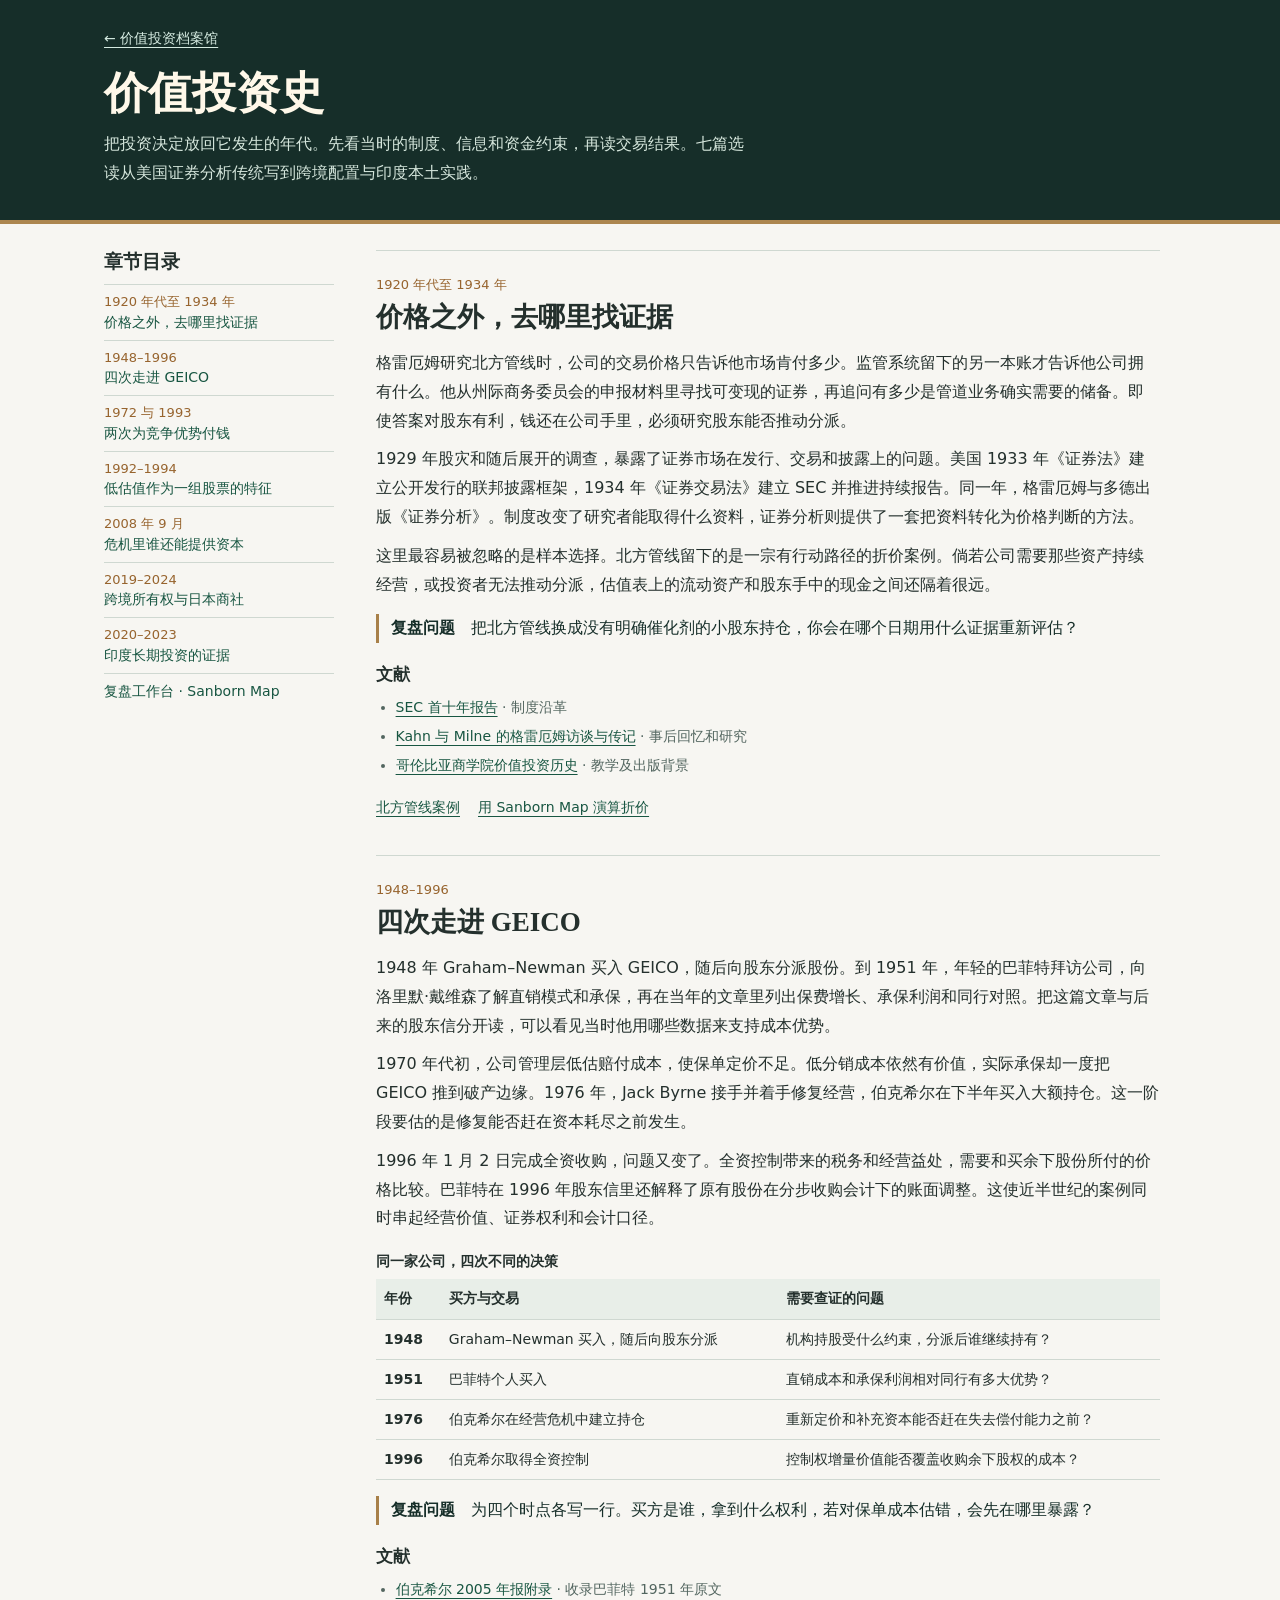
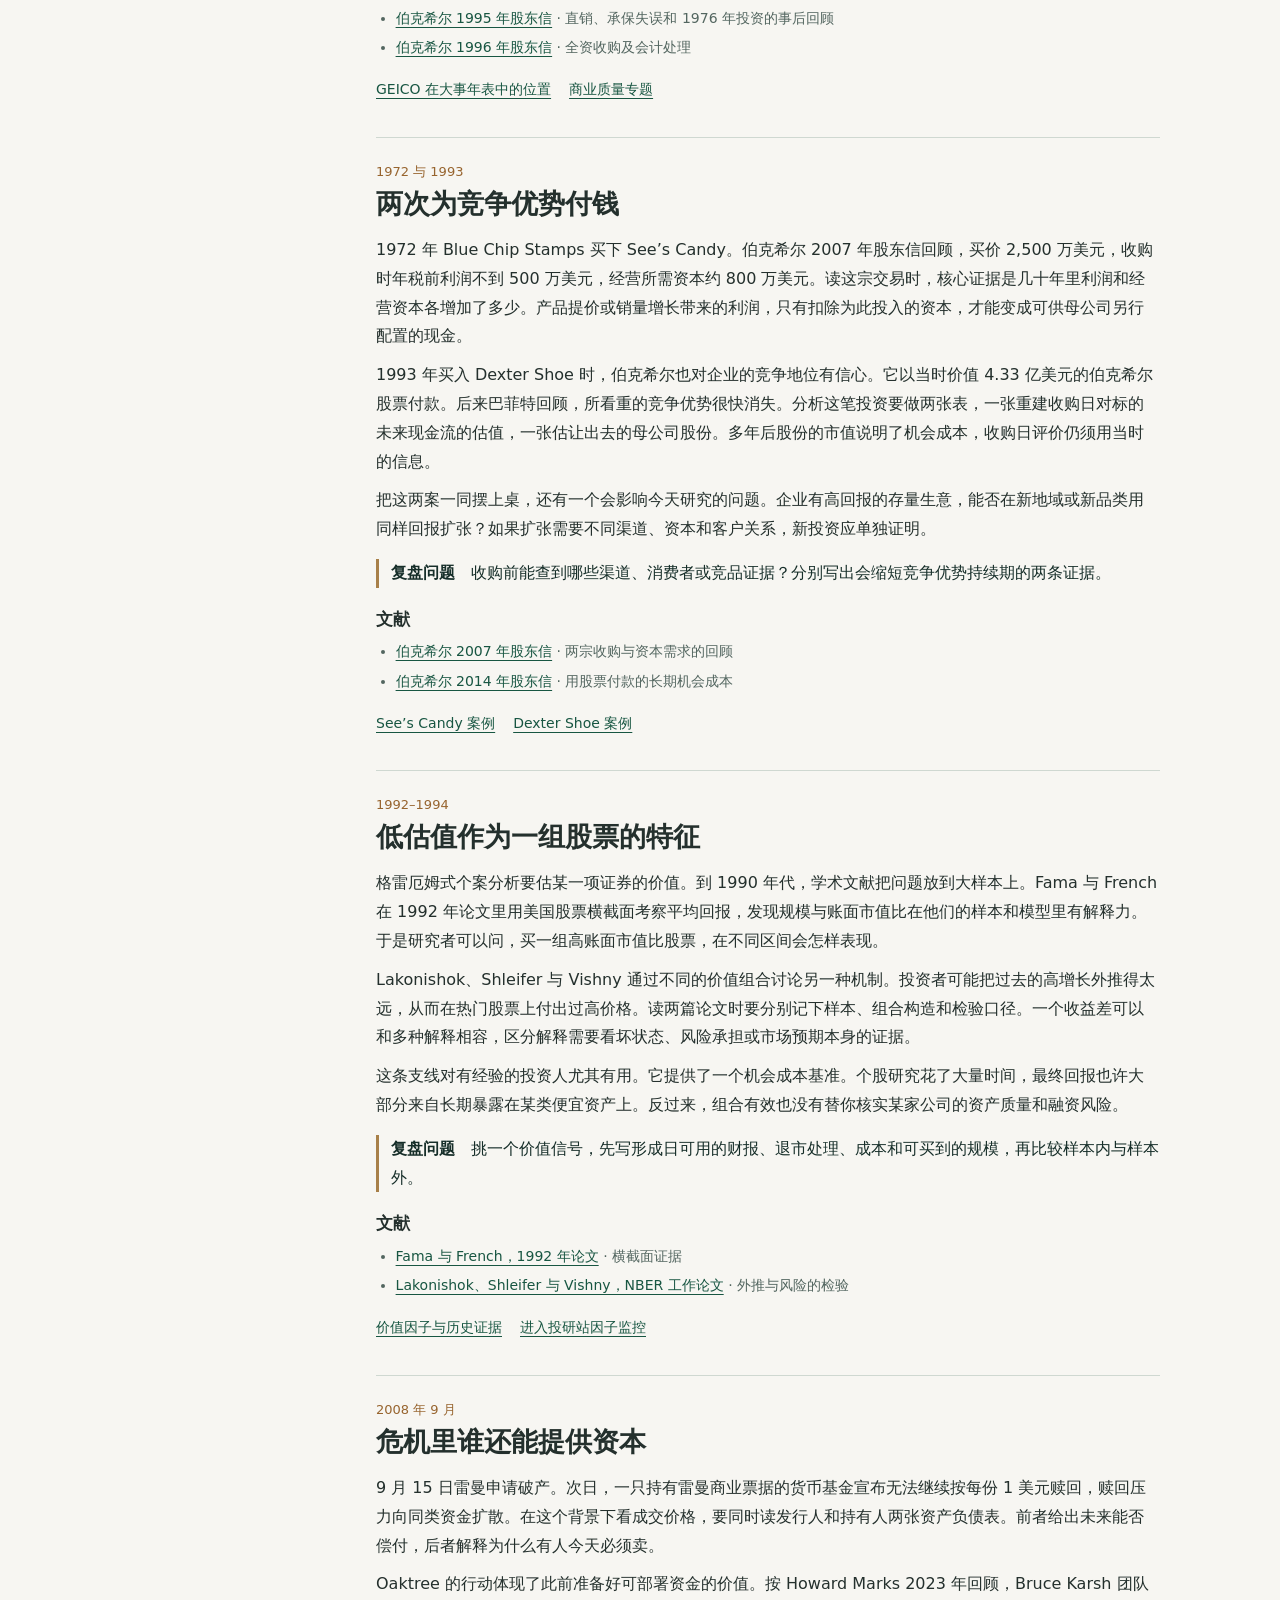
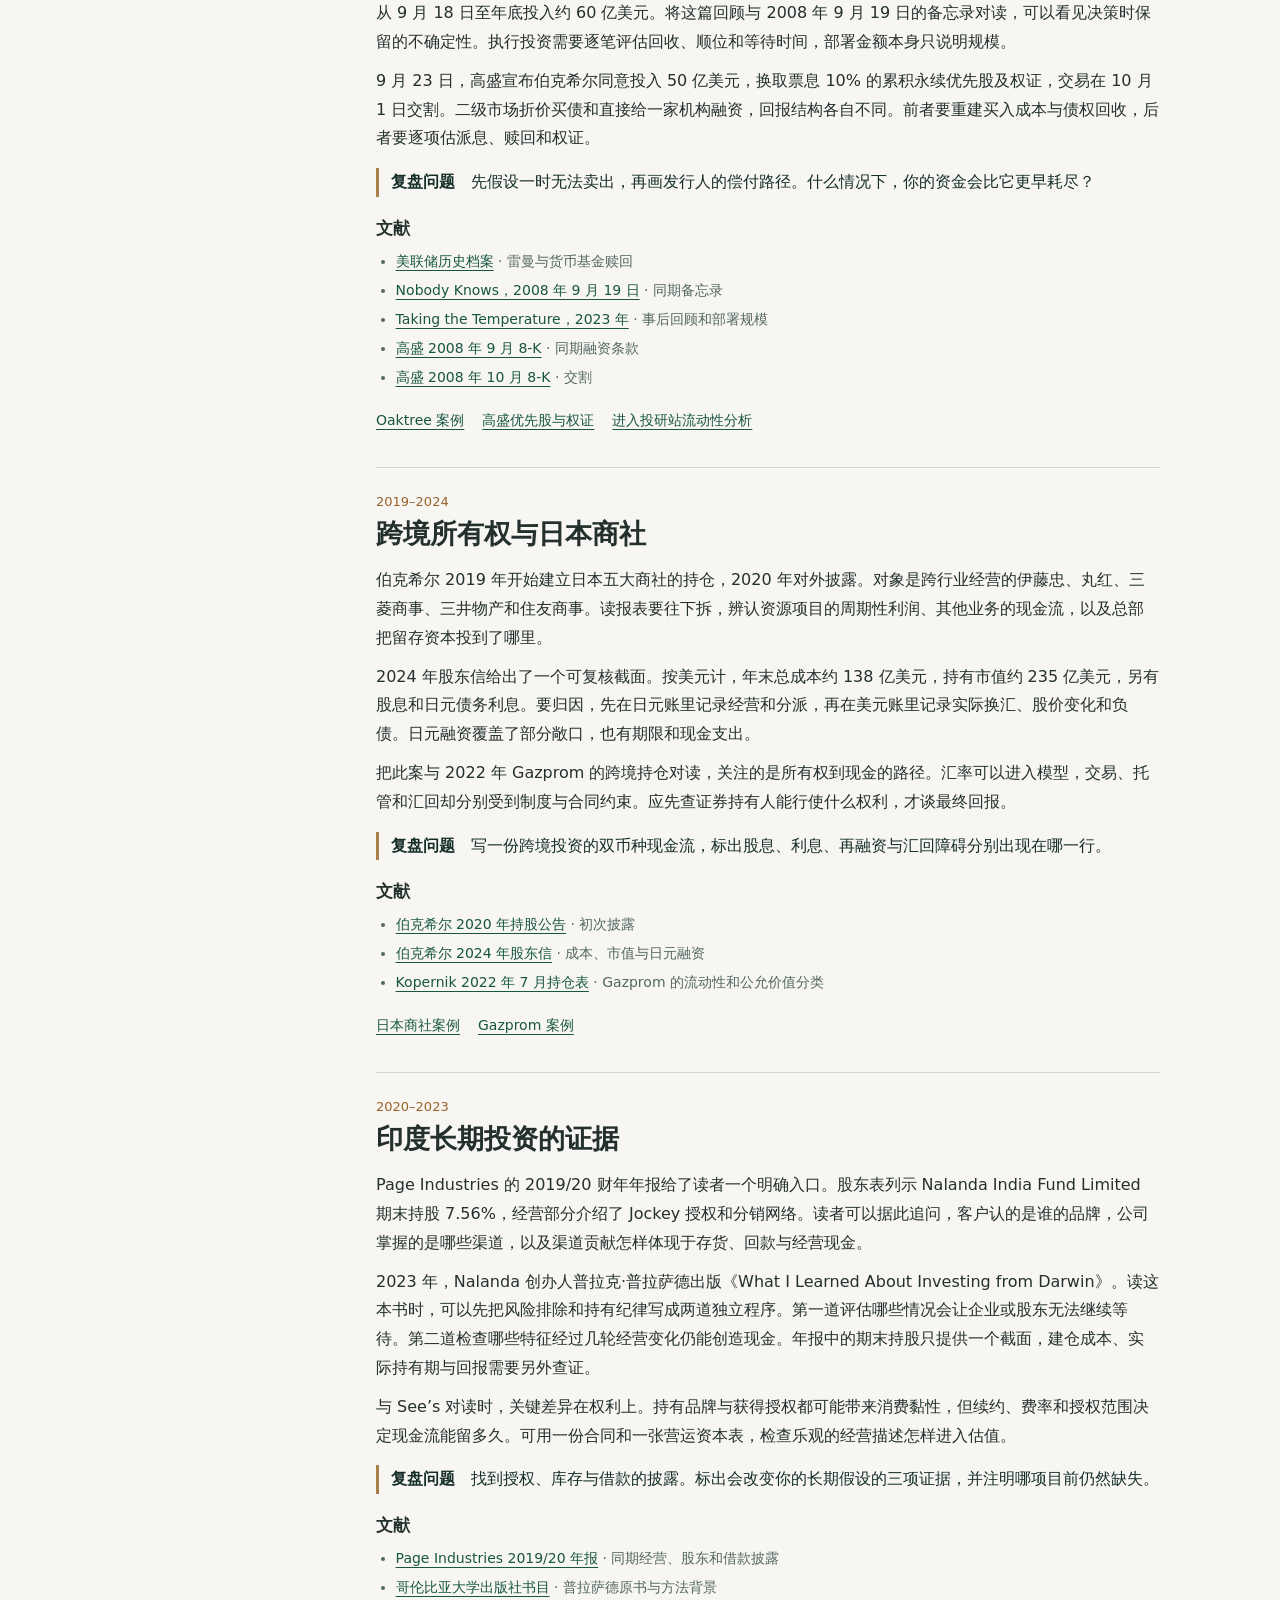
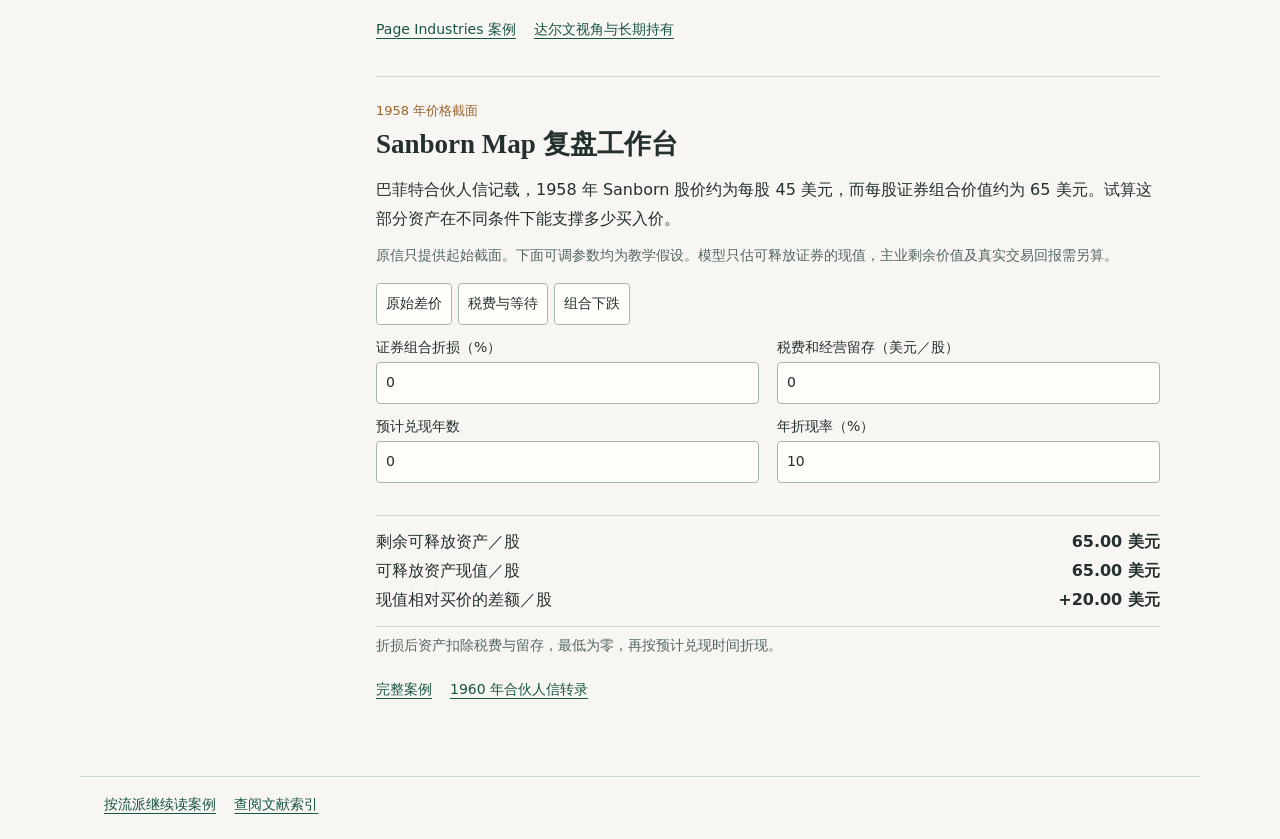
<file: value-investing/history.html>
<!doctype html>
<html lang="zh-CN">
<head>
<meta charset="utf-8">
<meta name="viewport" content="width=device-width, initial-scale=1">
<title>价值投资史｜价值投资档案馆</title>
<meta name="description" content="七篇有原始文献的价值投资史，从证券分析制度到保险、复利、价值因子、危机交易、跨境资本配置和印度投资实践。">
<link rel="canonical" href="https://capital-cycle-dashboard.pages.dev/value-investing/history.html">
<style>
:root{color-scheme:light;--ink:#24302d;--muted:#536660;--paper:#f7f6f2;--line:#cfd8d1;--green:#185642;--dark:#162e29;--accent:#97642e;--serif:"Noto Serif CJK SC","Songti SC","SimSun",serif}
*{box-sizing:border-box}
body{margin:0;background:var(--paper);color:var(--ink);font:16px/1.8 "Noto Sans CJK SC","PingFang SC",system-ui,sans-serif}
a{color:var(--green);text-underline-offset:4px}
:focus-visible{outline:3px solid #2067a0;outline-offset:3px}
h1,h2,h3,p,figure{margin:0}
header{background:var(--dark);color:#fff8e9;border-bottom:4px solid #ac864f}
header>div,main,footer{width:min(1120px,100%);margin:auto;padding-inline:24px}
header>div{padding-block:24px 32px}
header a{color:#d5ebe1;font-size:14px}
h1,h2{font-family:var(--serif);line-height:1.3}
h1{font-size:44px;margin:12px 0 8px}
header p{max-width:64ch;color:#d5e6dc}
main{display:grid;grid-template-columns:230px minmax(0,1fr);gap:42px;align-items:start;padding-block:26px 40px}
.contents{position:sticky;top:18px}
.contents h2{font-size:19px;margin-bottom:10px}
.contents ol{list-style:none;padding:0;margin:0}
.contents li{border-top:1px solid var(--line)}
.contents a{display:block;padding:7px 0;text-decoration:none;font-size:14px;line-height:1.5}
.contents a:hover{text-decoration:underline}
.contents span,.years{display:block;color:var(--accent);font-variant-numeric:tabular-nums;font-size:13px}
article,.lab{max-width:77ch;scroll-margin-top:20px;border-top:1px solid var(--line);padding:22px 0 30px}
article h2,.lab h2{font-size:27px;margin:4px 0 14px}
article h3{font-size:17px;margin:16px 0 3px}
article p+p,.lab p+p{margin-top:10px}
.question{border-left:3px solid #a88049;padding-left:12px;margin:15px 0;color:var(--dark)}
.sources{font-size:14px;color:var(--muted);padding-left:1.4em;margin:5px 0 13px}
.sources li+li{margin-top:4px}
.related{display:flex;flex-wrap:wrap;gap:4px 18px;font-size:14px}
.related a{padding-block:4px}
.contents-return{display:none}
.decision-table{border-collapse:collapse;width:100%;margin:16px 0;font-size:14px}
.decision-table caption{text-align:left;font-weight:700;margin-bottom:5px}
.decision-table th,.decision-table td{border-bottom:1px solid var(--line);padding:7px 8px;text-align:left;vertical-align:top}
.decision-table thead th{background:#e8eee8}
.decision-table tbody th{white-space:nowrap;font-variant-numeric:tabular-nums}
.fact{font-size:14px;color:var(--muted);margin-bottom:14px}
.lab-fields{display:grid;grid-template-columns:repeat(2,minmax(0,1fr));gap:10px 18px;margin:10px 0 16px}
.lab label{display:grid;gap:2px;font-size:14px}
.lab fieldset{border:0;padding:0;margin:0;min-inline-size:0}
.lab fieldset:disabled{opacity:.65}
.lab input,.lab button{font:inherit;color:var(--ink);min-height:42px;background:#fffefa;border:1px solid #a6b7ab;border-radius:4px;padding:6px 9px}
.lab input{width:100%;min-width:0;font-variant-numeric:tabular-nums}
.lab button{cursor:pointer;font-size:14px}
.lab button:hover{background:#e9f0e9}
.presets{display:flex;flex-wrap:wrap;gap:6px}
.result{margin:16px 0 6px;border-block:1px solid var(--line);padding:12px 0;font-variant-numeric:tabular-nums}
.result div{display:flex;justify-content:space-between;gap:8px}
.result dd{margin:0;font-weight:700}
footer{border-top:1px solid var(--line);padding-block:15px 22px;font-size:14px}
@media(max-width:720px){
  header>div,main,footer{padding-inline:17px}
  h1{font-size:34px}
  main{display:block;padding-top:18px}
  .contents{position:static;margin-bottom:22px}
  .contents ol{display:grid;grid-template-columns:repeat(2,minmax(0,1fr));gap:0 12px}
  .contents a{min-height:44px}
  .contents-return{display:inline-block;min-height:44px}
  article h2,.lab h2{font-size:24px}
}
@media(max-width:390px){.lab-fields{grid-template-columns:1fr}}
@media print{header{background:white;color:black}header p{color:black}main{display:block}.contents,.presets{display:none}article{break-inside:avoid}}
</style>
<script src="sanborn.js?v=2" defer></script>
</head>
<body>
<header>
  <div>
    <a href="./">← 价值投资档案馆</a>
    <h1>价值投资史</h1>
    <p>把投资决定放回它发生的年代。先看当时的制度、信息和资金约束，再读交易结果。七篇选读从美国证券分析传统写到跨境配置与印度本土实践。</p>
  </div>
</header>
<main>
  <nav class="contents" id="contents" aria-label="历史章节">
    <h2>章节目录</h2>
    <ol>
      <li><a href="#disclosure"><span>1920 年代至 1934 年</span>价格之外，去哪里找证据</a></li>
      <li><a href="#geico"><span>1948–1996</span>四次走进 GEICO</a></li>
      <li><a href="#compounders"><span>1972 与 1993</span>两次为竞争优势付钱</a></li>
      <li><a href="#factor"><span>1992–1994</span>低估值作为一组股票的特征</a></li>
      <li><a href="#crisis"><span>2008 年 9 月</span>危机里谁还能提供资本</a></li>
      <li><a href="#japan"><span>2019–2024</span>跨境所有权与日本商社</a></li>
      <li><a href="#nalanda"><span>2020–2023</span>印度长期投资的证据</a></li>
      <li><a href="#sanborn-lab">复盘工作台 · Sanborn Map</a></li>
    </ol>
  </nav>
  <div>
    <article id="disclosure">
      <p class="years">1920 年代至 1934 年</p>
      <h2>价格之外，去哪里找证据</h2>
      <p>格雷厄姆研究北方管线时，公司的交易价格只告诉他市场肯付多少。监管系统留下的另一本账才告诉他公司拥有什么。他从州际商务委员会的申报材料里寻找可变现的证券，再追问有多少是管道业务确实需要的储备。即使答案对股东有利，钱还在公司手里，必须研究股东能否推动分派。</p>
      <p>1929 年股灾和随后展开的调查，暴露了证券市场在发行、交易和披露上的问题。美国 1933 年《证券法》建立公开发行的联邦披露框架，1934 年《证券交易法》建立 SEC 并推进持续报告。同一年，格雷厄姆与多德出版《证券分析》。制度改变了研究者能取得什么资料，证券分析则提供了一套把资料转化为价格判断的方法。</p>
      <p>这里最容易被忽略的是样本选择。北方管线留下的是一宗有行动路径的折价案例。倘若公司需要那些资产持续经营，或投资者无法推动分派，估值表上的流动资产和股东手中的现金之间还隔着很远。</p>
      <p class="question"><strong>复盘问题</strong>　把北方管线换成没有明确催化剂的小股东持仓，你会在哪个日期用什么证据重新评估？</p>
      <h3>文献</h3>
      <ul class="sources">
        <li><a href="https://www.sec.gov/files/about/annual_report/1944.pdf">SEC 首十年报告</a> · 制度沿革</li>
        <li><a href="https://rpc.cfainstitute.org/-/media/documents/book/rf-publication/1977/rf-v1977-n1-4731-pdf.pdf">Kahn 与 Milne 的格雷厄姆访谈与传记</a> · 事后回忆和研究</li>
        <li><a href="https://business.columbia.edu/heilbrunn/about/valueinvestinghistory">哥伦比亚商学院价值投资历史</a> · 教学及出版背景</li>
      </ul>
      <div class="related"><a href="./#case-study-northpipe">北方管线案例</a><a href="#sanborn-lab">用 Sanborn Map 演算折价</a><a class="contents-return" href="#contents">返回章节目录</a></div>
    </article>

    <article id="geico">
      <p class="years">1948–1996</p>
      <h2>四次走进 GEICO</h2>
      <p>1948 年 Graham–Newman 买入 GEICO，随后向股东分派股份。到 1951 年，年轻的巴菲特拜访公司，向洛里默·戴维森了解直销模式和承保，再在当年的文章里列出保费增长、承保利润和同行对照。把这篇文章与后来的股东信分开读，可以看见当时他用哪些数据来支持成本优势。</p>
      <p>1970 年代初，公司管理层低估赔付成本，使保单定价不足。低分销成本依然有价值，实际承保却一度把 GEICO 推到破产边缘。1976 年，Jack Byrne 接手并着手修复经营，伯克希尔在下半年买入大额持仓。这一阶段要估的是修复能否赶在资本耗尽之前发生。</p>
      <p>1996 年 1 月 2 日完成全资收购，问题又变了。全资控制带来的税务和经营益处，需要和买余下股份所付的价格比较。巴菲特在 1996 年股东信里还解释了原有股份在分步收购会计下的账面调整。这使近半世纪的案例同时串起经营价值、证券权利和会计口径。</p>
      <table class="decision-table">
        <caption>同一家公司，四次不同的决策</caption>
        <thead><tr><th scope="col">年份</th><th scope="col">买方与交易</th><th scope="col">需要查证的问题</th></tr></thead>
        <tbody>
          <tr><th scope="row">1948</th><td>Graham–Newman 买入，随后向股东分派</td><td>机构持股受什么约束，分派后谁继续持有？</td></tr>
          <tr><th scope="row">1951</th><td>巴菲特个人买入</td><td>直销成本和承保利润相对同行有多大优势？</td></tr>
          <tr><th scope="row">1976</th><td>伯克希尔在经营危机中建立持仓</td><td>重新定价和补充资本能否赶在失去偿付能力之前？</td></tr>
          <tr><th scope="row">1996</th><td>伯克希尔取得全资控制</td><td>控制权增量价值能否覆盖收购余下股权的成本？</td></tr>
        </tbody>
      </table>
      <p class="question"><strong>复盘问题</strong>　为四个时点各写一行。买方是谁，拿到什么权利，若对保单成本估错，会先在哪里暴露？</p>
      <h3>文献</h3>
      <ul class="sources">
        <li><a href="https://www.berkshirehathaway.com/2005ar/2005ar.pdf">伯克希尔 2005 年报附录</a> · 收录巴菲特 1951 年原文</li>
        <li><a href="https://www.berkshirehathaway.com/letters/1995.html">伯克希尔 1995 年股东信</a> · 直销、承保失误和 1976 年投资的事后回顾</li>
        <li><a href="https://www.berkshirehathaway.com/letters/1996.html">伯克希尔 1996 年股东信</a> · 全资收购及会计处理</li>
      </ul>
      <div class="related"><a href="./#history-geico">GEICO 在大事年表中的位置</a><a href="./#lesson-quality">商业质量专题</a><a class="contents-return" href="#contents">返回章节目录</a></div>
    </article>

    <article id="compounders">
      <p class="years">1972 与 1993</p>
      <h2>两次为竞争优势付钱</h2>
      <p>1972 年 Blue Chip Stamps 买下 See’s Candy。伯克希尔 2007 年股东信回顾，买价 2,500 万美元，收购时年税前利润不到 500 万美元，经营所需资本约 800 万美元。读这宗交易时，核心证据是几十年里利润和经营资本各增加了多少。产品提价或销量增长带来的利润，只有扣除为此投入的资本，才能变成可供母公司另行配置的现金。</p>
      <p>1993 年买入 Dexter Shoe 时，伯克希尔也对企业的竞争地位有信心。它以当时价值 4.33 亿美元的伯克希尔股票付款。后来巴菲特回顾，所看重的竞争优势很快消失。分析这笔投资要做两张表，一张重建收购日对标的未来现金流的估值，一张估让出去的母公司股份。多年后股份的市值说明了机会成本，收购日评价仍须用当时的信息。</p>
      <p>把这两案一同摆上桌，还有一个会影响今天研究的问题。企业有高回报的存量生意，能否在新地域或新品类用同样回报扩张？如果扩张需要不同渠道、资本和客户关系，新投资应单独证明。</p>
      <p class="question"><strong>复盘问题</strong>　收购前能查到哪些渠道、消费者或竞品证据？分别写出会缩短竞争优势持续期的两条证据。</p>
      <h3>文献</h3>
      <ul class="sources">
        <li><a href="https://www.berkshirehathaway.com/letters/2007ltr.pdf">伯克希尔 2007 年股东信</a> · 两宗收购与资本需求的回顾</li>
        <li><a href="https://www.berkshirehathaway.com/letters/2014ltr.pdf">伯克希尔 2014 年股东信</a> · 用股票付款的长期机会成本</li>
      </ul>
      <div class="related"><a href="./#case-study-sees">See’s Candy 案例</a><a href="./#case-study-dexter">Dexter Shoe 案例</a><a class="contents-return" href="#contents">返回章节目录</a></div>
    </article>

    <article id="factor">
      <p class="years">1992–1994</p>
      <h2>低估值作为一组股票的特征</h2>
      <p>格雷厄姆式个案分析要估某一项证券的价值。到 1990 年代，学术文献把问题放到大样本上。Fama 与 French 在 1992 年论文里用美国股票横截面考察平均回报，发现规模与账面市值比在他们的样本和模型里有解释力。于是研究者可以问，买一组高账面市值比股票，在不同区间会怎样表现。</p>
      <p>Lakonishok、Shleifer 与 Vishny 通过不同的价值组合讨论另一种机制。投资者可能把过去的高增长外推得太远，从而在热门股票上付出过高价格。读两篇论文时要分别记下样本、组合构造和检验口径。一个收益差可以和多种解释相容，区分解释需要看坏状态、风险承担或市场预期本身的证据。</p>
      <p>这条支线对有经验的投资人尤其有用。它提供了一个机会成本基准。个股研究花了大量时间，最终回报也许大部分来自长期暴露在某类便宜资产上。反过来，组合有效也没有替你核实某家公司的资产质量和融资风险。</p>
      <p class="question"><strong>复盘问题</strong>　挑一个价值信号，先写形成日可用的财报、退市处理、成本和可买到的规模，再比较样本内与样本外。</p>
      <h3>文献</h3>
      <ul class="sources">
        <li><a href="https://doi.org/10.1111/j.1540-6261.1992.tb04398.x">Fama 与 French，1992 年论文</a> · 横截面证据</li>
        <li><a href="https://www.nber.org/papers/w4360">Lakonishok、Shleifer 与 Vishny，NBER 工作论文</a> · 外推与风险的检验</li>
      </ul>
      <div class="related"><a href="./#lesson-evidence">价值因子与历史证据</a><a href="../#factor-monitor-module">进入投研站因子监控</a><a class="contents-return" href="#contents">返回章节目录</a></div>
    </article>

    <article id="crisis">
      <p class="years">2008 年 9 月</p>
      <h2>危机里谁还能提供资本</h2>
      <p>9 月 15 日雷曼申请破产。次日，一只持有雷曼商业票据的货币基金宣布无法继续按每份 1 美元赎回，赎回压力向同类资金扩散。在这个背景下看成交价格，要同时读发行人和持有人两张资产负债表。前者给出未来能否偿付，后者解释为什么有人今天必须卖。</p>
      <p>Oaktree 的行动体现了此前准备好可部署资金的价值。按 Howard Marks 2023 年回顾，Bruce Karsh 团队从 9 月 18 日至年底投入约 60 亿美元。将这篇回顾与 2008 年 9 月 19 日的备忘录对读，可以看见决策时保留的不确定性。执行投资需要逐笔评估回收、顺位和等待时间，部署金额本身只说明规模。</p>
      <p>9 月 23 日，高盛宣布伯克希尔同意投入 50 亿美元，换取票息 10% 的累积永续优先股及权证，交易在 10 月 1 日交割。二级市场折价买债和直接给一家机构融资，回报结构各自不同。前者要重建买入成本与债权回收，后者要逐项估派息、赎回和权证。</p>
      <p class="question"><strong>复盘问题</strong>　先假设一时无法卖出，再画发行人的偿付路径。什么情况下，你的资金会比它更早耗尽？</p>
      <h3>文献</h3>
      <ul class="sources">
        <li><a href="https://www.federalreservehistory.org/essays/support-for-specific-institutions">美联储历史档案</a> · 雷曼与货币基金赎回</li>
        <li><a href="https://www.oaktreecapital.com/insights/memo/nobody-knows">Nobody Knows，2008 年 9 月 19 日</a> · 同期备忘录</li>
        <li><a href="https://www.oaktreecapital.com/insights/memo/taking-the-temperature">Taking the Temperature，2023 年</a> · 事后回顾和部署规模</li>
        <li><a href="https://www.sec.gov/Archives/edgar/data/886982/000095012308011720/y71480e8vk.htm">高盛 2008 年 9 月 8-K</a> · 同期融资条款</li>
        <li><a href="https://www.sec.gov/Archives/edgar/data/886982/000095012308011959/y71604e8vk.htm">高盛 2008 年 10 月 8-K</a> · 交割</li>
      </ul>
      <div class="related"><a href="./#case-study-oaktree">Oaktree 案例</a><a href="./#case-study-goldman">高盛优先股与权证</a><a href="../#liquidity-module">进入投研站流动性分析</a><a class="contents-return" href="#contents">返回章节目录</a></div>
    </article>

    <article id="japan">
      <p class="years">2019–2024</p>
      <h2>跨境所有权与日本商社</h2>
      <p>伯克希尔 2019 年开始建立日本五大商社的持仓，2020 年对外披露。对象是跨行业经营的伊藤忠、丸红、三菱商事、三井物产和住友商事。读报表要往下拆，辨认资源项目的周期性利润、其他业务的现金流，以及总部把留存资本投到了哪里。</p>
      <p>2024 年股东信给出了一个可复核截面。按美元计，年末总成本约 138 亿美元，持有市值约 235 亿美元，另有股息和日元债务利息。要归因，先在日元账里记录经营和分派，再在美元账里记录实际换汇、股价变化和负债。日元融资覆盖了部分敞口，也有期限和现金支出。</p>
      <p>把此案与 2022 年 Gazprom 的跨境持仓对读，关注的是所有权到现金的路径。汇率可以进入模型，交易、托管和汇回却分别受到制度与合同约束。应先查证券持有人能行使什么权利，才谈最终回报。</p>
      <p class="question"><strong>复盘问题</strong>　写一份跨境投资的双币种现金流，标出股息、利息、再融资与汇回障碍分别出现在哪一行。</p>
      <h3>文献</h3>
      <ul class="sources">
        <li><a href="https://www.berkshirehathaway.com/news/aug3020.pdf">伯克希尔 2020 年持股公告</a> · 初次披露</li>
        <li><a href="https://www.berkshirehathaway.com/letters/2024ltr.pdf">伯克希尔 2024 年股东信</a> · 成本、市值与日元融资</li>
        <li><a href="https://www.sec.gov/Archives/edgar/data/890540/000175272422217506/July_Kopernik_ScheduleF.htm">Kopernik 2022 年 7 月持仓表</a> · Gazprom 的流动性和公允价值分类</li>
      </ul>
      <div class="related"><a href="./#case-study-japan">日本商社案例</a><a href="./#case-study-gazprom">Gazprom 案例</a><a class="contents-return" href="#contents">返回章节目录</a></div>
    </article>

    <article id="nalanda">
      <p class="years">2020–2023</p>
      <h2>印度长期投资的证据</h2>
      <p>Page Industries 的 2019/20 财年年报给了读者一个明确入口。股东表列示 Nalanda India Fund Limited 期末持股 7.56%，经营部分介绍了 Jockey 授权和分销网络。读者可以据此追问，客户认的是谁的品牌，公司掌握的是哪些渠道，以及渠道贡献怎样体现于存货、回款与经营现金。</p>
      <p>2023 年，Nalanda 创办人普拉克·普拉萨德出版《What I Learned About Investing from Darwin》。读这本书时，可以先把风险排除和持有纪律写成两道独立程序。第一道评估哪些情况会让企业或股东无法继续等待。第二道检查哪些特征经过几轮经营变化仍能创造现金。年报中的期末持股只提供一个截面，建仓成本、实际持有期与回报需要另外查证。</p>
      <p>与 See’s 对读时，关键差异在权利上。持有品牌与获得授权都可能带来消费黏性，但续约、费率和授权范围决定现金流能留多久。可用一份合同和一张营运资本表，检查乐观的经营描述怎样进入估值。</p>
      <p class="question"><strong>复盘问题</strong>　找到授权、库存与借款的披露。标出会改变你的长期假设的三项证据，并注明哪项目前仍然缺失。</p>
      <h3>文献</h3>
      <ul class="sources">
        <li><a href="https://nsearchives.nseindia.com/corporate/PAGEIND_21072020132638_AGMNOTICEANNUALREPORT2020.pdf">Page Industries 2019/20 年报</a> · 同期经营、股东和借款披露</li>
        <li><a href="https://cup.columbia.edu/book/what-i-learned-about-investing-from-darwin/9780231203487/">哥伦比亚大学出版社书目</a> · 普拉萨德原书与方法背景</li>
      </ul>
      <div class="related"><a href="./#case-study-page-industries">Page Industries 案例</a><a href="./#lesson-darwin">达尔文视角与长期持有</a><a class="contents-return" href="#contents">返回章节目录</a></div>
    </article>

    <section class="lab" id="sanborn-lab" aria-labelledby="lab-title">
      <p class="years">1958 年价格截面</p>
      <h2 id="lab-title">Sanborn Map 复盘工作台</h2>
      <p>巴菲特合伙人信记载，1958 年 Sanborn 股价约为每股 45 美元，而每股证券组合价值约为 65 美元。试算这部分资产在不同条件下能支撑多少买入价。</p>
      <p class="fact">原信只提供起始截面。下面可调参数均为教学假设。模型只估可释放证券的现值，主业剩余价值及真实交易回报需另算。</p>
      <form id="sanborn-model">
        <fieldset id="model-controls" aria-label="估算参数" disabled>
          <div class="presets" aria-label="预设情景">
            <button type="button" data-scenario="base">原始差价</button>
            <button type="button" data-scenario="friction">税费与等待</button>
            <button type="button" data-scenario="stress">组合下跌</button>
          </div>
          <div class="lab-fields">
            <label>证券组合折损（%）<input name="haircut" type="number" min="0" max="100" step="any" value="0" required></label>
            <label>税费和经营留存（美元／股）<input name="cost" type="number" min="0" max="65" step="any" value="0" required></label>
            <label>预计兑现年数<input name="years" type="number" min="0" max="30" step="any" value="0" required></label>
            <label>年折现率（%）<input name="rate" type="number" min="0" max="100" step="any" value="10" required></label>
          </div>
        </fieldset>
        <noscript><p class="fact">打开 JavaScript 后可调整情景参数。</p></noscript>
        <dl class="result" aria-live="polite">
          <div><dt>剩余可释放资产／股</dt><dd><output id="releasable">65.00 美元</output></dd></div>
          <div><dt>可释放资产现值／股</dt><dd><output id="present">65.00 美元</output></dd></div>
          <div><dt>现值相对买价的差额／股</dt><dd><output id="gap">+20.00 美元</output></dd></div>
        </dl>
        <p class="fact" id="model-note">折损后资产扣除税费与留存，最低为零，再按预计兑现时间折现。</p>
      </form>
      <div class="related"><a href="./#case-study-sanborn">完整案例</a><a href="https://buffett-letters.com/en/02-letters/partnership/1960-Partnership-Letter">1960 年合伙人信转录</a><a class="contents-return" href="#contents">返回章节目录</a></div>
    </section>
  </div>
</main>
<footer><a href="./#learn">按流派继续读案例</a>　 <a href="./#bibliography">查阅文献索引</a></footer>
</body>
</html>
</file>
<file: dashboard/styles.css>
:root {
  --bg: #f6f7f4;
  --panel: #ffffff;
  --ink: #17201b;
  --muted: #647067;
  --line: #dfe5dc;
  --accent: #1d6f5f;
  --accent-2: #8b5e34;
  --bad: #b34040;
  --good: #16704a;
  --warn: #a46b12;
  --shadow: 0 14px 34px rgba(34, 42, 35, 0.08);
}

* {
  box-sizing: border-box;
}

body {
  margin: 0;
  background: var(--bg);
  color: var(--ink);
  font-family: Inter, ui-sans-serif, system-ui, -apple-system, BlinkMacSystemFont, "Segoe UI", sans-serif;
}

.app-shell {
  min-height: 100vh;
  display: grid;
  grid-template-columns: 280px minmax(0, 1fr);
}

.sidebar {
  border-right: 1px solid var(--line);
  background: #fbfcf8;
  padding: 24px;
  position: sticky;
  top: 0;
  height: 100vh;
}

.brand {
  display: flex;
  gap: 12px;
  align-items: center;
  margin-bottom: 28px;
}

.brand-mark {
  width: 42px;
  height: 42px;
  display: grid;
  place-items: center;
  background: var(--accent);
  color: white;
  font-weight: 800;
  border-radius: 8px;
}

h1,
h2,
h3,
p {
  margin: 0;
}

h1 {
  font-size: 19px;
}

h2 {
  font-size: 24px;
  line-height: 1.2;
}

h3 {
  font-size: 18px;
}

.brand p,
.description,
.note-list,
.field span,
.stat span,
.metric span,
.crowding-grid span,
.eyebrow {
  color: var(--muted);
}

.field {
  display: grid;
  gap: 8px;
  margin-bottom: 16px;
  font-size: 13px;
}

select,
input {
  width: 100%;
  height: 40px;
  border: 1px solid var(--line);
  border-radius: 8px;
  padding: 0 12px;
  background: var(--panel);
  color: var(--ink);
  font: inherit;
}

.note-list {
  display: grid;
  gap: 10px;
  margin-top: 28px;
  font-size: 12px;
  line-height: 1.55;
}

main {
  padding: 28px;
  min-width: 0;
}

.topbar {
  display: flex;
  justify-content: space-between;
  gap: 24px;
  align-items: end;
  margin-bottom: 22px;
}

.eyebrow {
  font-size: 12px;
  text-transform: uppercase;
  letter-spacing: 0;
  margin-bottom: 6px;
}

.status-grid {
  display: grid;
  grid-template-columns: repeat(5, minmax(110px, 1fr));
  gap: 12px;
}

.best-factor strong {
  color: var(--accent);
  font-size: 15px;
}

.stat,
.metric,
.crowding-grid > div {
  background: var(--panel);
  border: 1px solid var(--line);
  border-radius: 8px;
  padding: 12px 14px;
}

.stat strong,
.metric strong,
.crowding-grid strong {
  display: block;
  margin-top: 6px;
  font-size: 18px;
}

.layout-grid {
  display: grid;
  grid-template-columns: minmax(620px, 1.35fr) minmax(420px, 0.9fr);
  gap: 18px;
  align-items: start;
}

.table-panel,
.detail-panel {
  background: var(--panel);
  border: 1px solid var(--line);
  border-radius: 8px;
  box-shadow: var(--shadow);
  overflow: hidden;
}

.detail-panel {
  padding: 18px;
}

.panel-head {
  min-height: 62px;
  display: flex;
  justify-content: space-between;
  align-items: center;
  gap: 14px;
  padding: 16px 18px;
  border-bottom: 1px solid var(--line);
}

.detail-panel .panel-head {
  padding: 0 0 16px;
}

.table-wrap {
  overflow: auto;
  max-height: calc(100vh - 172px);
}

table {
  width: 100%;
  border-collapse: collapse;
  font-size: 13px;
}

th,
td {
  height: 48px;
  padding: 0 14px;
  text-align: right;
  border-bottom: 1px solid var(--line);
  white-space: nowrap;
}

th:first-child,
td:first-child,
th:nth-child(2),
td:nth-child(2) {
  text-align: left;
}

th {
  position: sticky;
  top: 0;
  background: #fbfcf8;
  color: var(--muted);
  font-weight: 600;
}

.sort-button {
  display: inline-flex;
  align-items: center;
  gap: 4px;
  border: 0;
  background: transparent;
  color: inherit;
  cursor: pointer;
  font: inherit;
  font-weight: 700;
  padding: 0;
}

.sort-button::after {
  content: "";
  width: 0;
  height: 0;
  border-left: 4px solid transparent;
  border-right: 4px solid transparent;
  opacity: 0.35;
}

.sort-button[data-direction="desc"]::after {
  border-top: 6px solid currentColor;
}

.sort-button[data-direction="asc"]::after {
  border-bottom: 6px solid currentColor;
}

.sort-button.active {
  color: var(--accent);
}

tbody tr {
  cursor: pointer;
}

tbody tr:hover,
tbody tr.active {
  background: #eef5f0;
}

.factor-name {
  display: grid;
  gap: 2px;
}

.factor-name strong {
  font-size: 14px;
}

.factor-name span {
  color: var(--muted);
  font-size: 11px;
}

.pill,
.risk {
  display: inline-flex;
  align-items: center;
  min-height: 24px;
  padding: 0 8px;
  border-radius: 999px;
  background: #edf2ec;
  color: var(--muted);
  font-size: 12px;
}

.risk.high {
  color: var(--bad);
  background: #faece9;
}

.risk.mid {
  color: var(--warn);
  background: #f7efe0;
}

.risk.low {
  color: var(--good);
  background: #e8f3ed;
}

.description-title {
  margin-top: 14px;
  color: var(--muted);
  font-size: 12px;
}

.description {
  padding: 8px 0 16px;
  line-height: 1.55;
  font-size: 13px;
  white-space: pre-line;
}

.metric-grid,
.crowding-grid {
  display: grid;
  grid-template-columns: repeat(6, minmax(0, 1fr));
  gap: 10px;
}

.metric,
.crowding-grid > div {
  padding: 10px;
}

.metric strong,
.crowding-grid strong {
  font-size: 16px;
}

.chart-block {
  margin-top: 18px;
  border-top: 1px solid var(--line);
  padding-top: 16px;
}

.chart-title {
  color: var(--muted);
  font-size: 12px;
  margin-bottom: 8px;
}

svg {
  display: block;
  width: 100%;
  height: auto;
}

.axis {
  stroke: var(--line);
  stroke-width: 1;
}

.line-ic {
  fill: none;
  stroke: var(--accent);
  stroke-width: 3;
}

.line-ls {
  fill: none;
  stroke: var(--accent-2);
  stroke-width: 3;
}

.line-mv {
  fill: none;
  stroke: #5f668c;
  stroke-width: 3;
}

.dot-ic {
  fill: var(--accent);
}

.dot-ls {
  fill: var(--accent-2);
}

.bar-chart {
  display: grid;
  grid-template-columns: repeat(5, 1fr);
  align-items: end;
  gap: 8px;
  min-height: 150px;
}

.bar-item {
  display: grid;
  align-content: end;
  gap: 6px;
  height: 150px;
  text-align: center;
  font-size: 12px;
  color: var(--muted);
}

.bar {
  min-height: 4px;
  border-radius: 6px 6px 0 0;
  background: var(--accent);
}

.bar.neg {
  background: var(--bad);
}

.stocks-wrap {
  overflow: auto;
  max-height: 320px;
  border: 1px solid var(--line);
  border-radius: 8px;
}

.stocks-table th,
.stocks-table td {
  height: 38px;
  font-size: 12px;
}

.empty-cell,
.empty-text {
  color: var(--muted);
  font-size: 12px;
}

.empty-cell {
  text-align: center;
}

.exposure-list {
  display: grid;
  gap: 8px;
}

.exposure-row {
  display: grid;
  grid-template-columns: minmax(80px, 120px) 1fr 34px;
  align-items: center;
  gap: 10px;
  font-size: 12px;
}

.exposure-track {
  height: 9px;
  background: #edf2ec;
  border-radius: 999px;
  overflow: hidden;
}

.exposure-track div {
  height: 100%;
  background: var(--accent);
  border-radius: inherit;
}

.crowding-grid {
  margin-top: 16px;
}

.pos {
  color: var(--good);
}

.neg {
  color: var(--bad);
}

@media (max-width: 1120px) {
  .app-shell {
    grid-template-columns: 1fr;
  }

  .sidebar {
    position: static;
    height: auto;
    border-right: 0;
    border-bottom: 1px solid var(--line);
  }

  .layout-grid,
  .topbar {
    grid-template-columns: 1fr;
    display: grid;
  }
}

@media (max-width: 720px) {
  main,
  .sidebar {
    padding: 16px;
  }

  .status-grid,
  .metric-grid,
  .crowding-grid {
    grid-template-columns: repeat(2, minmax(0, 1fr));
  }

  .layout-grid {
    grid-template-columns: minmax(0, 1fr);
  }

  th,
  td {
    padding: 0 10px;
  }
}
</file>
<file: factor-monitor/styles.css>
:root {
  --bg: #f6f7f4;
  --panel: #ffffff;
  --ink: #17201b;
  --muted: #647067;
  --line: #dfe5dc;
  --accent: #1d6f5f;
  --accent-2: #8b5e34;
  --bad: #b34040;
  --good: #16704a;
  --warn: #a46b12;
  --shadow: 0 14px 34px rgba(34, 42, 35, 0.08);
}

* {
  box-sizing: border-box;
}

body {
  margin: 0;
  background: var(--bg);
  color: var(--ink);
  font-family: Inter, ui-sans-serif, system-ui, -apple-system, BlinkMacSystemFont, "Segoe UI", sans-serif;
}

.app-shell {
  min-height: 100vh;
  display: grid;
  grid-template-columns: 280px minmax(0, 1fr);
}

.sidebar {
  border-right: 1px solid var(--line);
  background: #fbfcf8;
  padding: 24px;
  position: sticky;
  top: 0;
  height: 100vh;
}

.brand {
  display: flex;
  gap: 12px;
  align-items: center;
  margin-bottom: 28px;
}

.brand-mark {
  width: 42px;
  height: 42px;
  display: grid;
  place-items: center;
  background: var(--accent);
  color: white;
  font-weight: 800;
  border-radius: 8px;
}

h1,
h2,
h3,
p {
  margin: 0;
}

h1 {
  font-size: 19px;
}

h2 {
  font-size: 24px;
  line-height: 1.2;
}

h3 {
  font-size: 18px;
}

.brand p,
.description,
.note-list,
.field span,
.stat span,
.metric span,
.crowding-grid span,
.eyebrow {
  color: var(--muted);
}

.field {
  display: grid;
  gap: 8px;
  margin-bottom: 16px;
  font-size: 13px;
}

select,
input {
  width: 100%;
  height: 40px;
  border: 1px solid var(--line);
  border-radius: 8px;
  padding: 0 12px;
  background: var(--panel);
  color: var(--ink);
  font: inherit;
}

.note-list {
  display: grid;
  gap: 10px;
  margin-top: 28px;
  font-size: 12px;
  line-height: 1.55;
}

main {
  padding: 28px;
  min-width: 0;
}

.topbar {
  display: flex;
  justify-content: space-between;
  gap: 24px;
  align-items: end;
  margin-bottom: 22px;
}

.eyebrow {
  font-size: 12px;
  text-transform: uppercase;
  letter-spacing: 0;
  margin-bottom: 6px;
}

.status-grid {
  display: grid;
  grid-template-columns: repeat(4, minmax(110px, 1fr));
  gap: 12px;
}

.best-factor strong {
  color: var(--accent);
  font-size: 15px;
}

.stat,
.metric,
.crowding-grid > div {
  background: var(--panel);
  border: 1px solid var(--line);
  border-radius: 8px;
  padding: 12px 14px;
}

.stat strong,
.metric strong,
.crowding-grid strong {
  display: block;
  margin-top: 6px;
  font-size: 18px;
}

.layout-grid {
  display: grid;
  grid-template-columns: minmax(620px, 1.35fr) minmax(420px, 0.9fr);
  gap: 18px;
  align-items: start;
}

.table-panel,
.detail-panel {
  background: var(--panel);
  border: 1px solid var(--line);
  border-radius: 8px;
  box-shadow: var(--shadow);
  overflow: hidden;
}

.detail-panel {
  padding: 18px;
}

.panel-head {
  min-height: 62px;
  display: flex;
  justify-content: space-between;
  align-items: center;
  gap: 14px;
  padding: 16px 18px;
  border-bottom: 1px solid var(--line);
}

.detail-panel .panel-head {
  padding: 0 0 16px;
}

.table-wrap {
  overflow: auto;
  max-height: calc(100vh - 172px);
}

table {
  width: 100%;
  border-collapse: collapse;
  font-size: 13px;
}

th,
td {
  height: 48px;
  padding: 0 14px;
  text-align: right;
  border-bottom: 1px solid var(--line);
  white-space: nowrap;
}

th:first-child,
td:first-child,
th:nth-child(2),
td:nth-child(2) {
  text-align: left;
}

th {
  position: sticky;
  top: 0;
  background: #fbfcf8;
  color: var(--muted);
  font-weight: 600;
}

.sort-button {
  display: inline-flex;
  align-items: center;
  gap: 4px;
  border: 0;
  background: transparent;
  color: inherit;
  cursor: pointer;
  font: inherit;
  font-weight: 700;
  padding: 0;
}

.sort-button::after {
  content: "";
  width: 0;
  height: 0;
  border-left: 4px solid transparent;
  border-right: 4px solid transparent;
  opacity: 0.35;
}

.sort-button[data-direction="desc"]::after {
  border-top: 6px solid currentColor;
}

.sort-button[data-direction="asc"]::after {
  border-bottom: 6px solid currentColor;
}

.sort-button.active {
  color: var(--accent);
}

tbody tr {
  cursor: pointer;
}

tbody tr:hover,
tbody tr.active {
  background: #eef5f0;
}

.factor-name {
  display: grid;
  gap: 2px;
}

.factor-name strong {
  font-size: 14px;
}

.factor-name span {
  color: var(--muted);
  font-size: 11px;
}

.pill,
.risk {
  display: inline-flex;
  align-items: center;
  min-height: 24px;
  padding: 0 8px;
  border-radius: 999px;
  background: #edf2ec;
  color: var(--muted);
  font-size: 12px;
}

.risk.high {
  color: var(--bad);
  background: #faece9;
}

.risk.mid {
  color: var(--warn);
  background: #f7efe0;
}

.risk.low {
  color: var(--good);
  background: #e8f3ed;
}

.description-title {
  margin-top: 14px;
  color: var(--muted);
  font-size: 12px;
}

.description {
  padding: 8px 0 16px;
  line-height: 1.55;
  font-size: 13px;
  white-space: pre-line;
}

.metric-grid,
.crowding-grid {
  display: grid;
  grid-template-columns: repeat(6, minmax(0, 1fr));
  gap: 10px;
}

.metric,
.crowding-grid > div {
  padding: 10px;
}

.metric strong,
.crowding-grid strong {
  font-size: 16px;
}

.chart-block {
  margin-top: 18px;
  border-top: 1px solid var(--line);
  padding-top: 16px;
}

.chart-title {
  color: var(--muted);
  font-size: 12px;
  margin-bottom: 8px;
}

svg {
  display: block;
  width: 100%;
  height: auto;
}

.axis {
  stroke: var(--line);
  stroke-width: 1;
}

.line-ic {
  fill: none;
  stroke: var(--accent);
  stroke-width: 3;
}

.line-ls {
  fill: none;
  stroke: var(--accent-2);
  stroke-width: 3;
}

.line-mv {
  fill: none;
  stroke: #5f668c;
  stroke-width: 3;
}

.dot-ic {
  fill: var(--accent);
}

.dot-ls {
  fill: var(--accent-2);
}

.bar-chart {
  display: grid;
  grid-template-columns: repeat(5, 1fr);
  align-items: end;
  gap: 8px;
  min-height: 150px;
}

.bar-item {
  display: grid;
  align-content: end;
  gap: 6px;
  height: 150px;
  text-align: center;
  font-size: 12px;
  color: var(--muted);
}

.bar {
  min-height: 4px;
  border-radius: 6px 6px 0 0;
  background: var(--accent);
}

.bar.neg {
  background: var(--bad);
}

.stocks-wrap {
  overflow: auto;
  max-height: 320px;
  border: 1px solid var(--line);
  border-radius: 8px;
}

.stocks-table th,
.stocks-table td {
  height: 38px;
  font-size: 12px;
}

.empty-cell,
.empty-text {
  color: var(--muted);
  font-size: 12px;
}

.empty-cell {
  text-align: center;
}

.exposure-list {
  display: grid;
  gap: 8px;
}

.exposure-row {
  display: grid;
  grid-template-columns: minmax(80px, 120px) 1fr 34px;
  align-items: center;
  gap: 10px;
  font-size: 12px;
}

.exposure-track {
  height: 9px;
  background: #edf2ec;
  border-radius: 999px;
  overflow: hidden;
}

.exposure-track div {
  height: 100%;
  background: var(--accent);
  border-radius: inherit;
}

.crowding-grid {
  margin-top: 16px;
}

.pos {
  color: var(--good);
}

.neg {
  color: var(--bad);
}

@media (max-width: 1120px) {
  .app-shell {
    grid-template-columns: 1fr;
  }

  .sidebar {
    position: static;
    height: auto;
    border-right: 0;
    border-bottom: 1px solid var(--line);
  }

  .layout-grid,
  .topbar {
    grid-template-columns: 1fr;
    display: grid;
  }
}

@media (max-width: 720px) {
  main,
  .sidebar {
    padding: 16px;
  }

  .status-grid,
  .metric-grid,
  .crowding-grid {
    grid-template-columns: repeat(2, minmax(0, 1fr));
  }

  .layout-grid {
    grid-template-columns: minmax(0, 1fr);
  }

  th,
  td {
    padding: 0 10px;
  }
}
</file>
